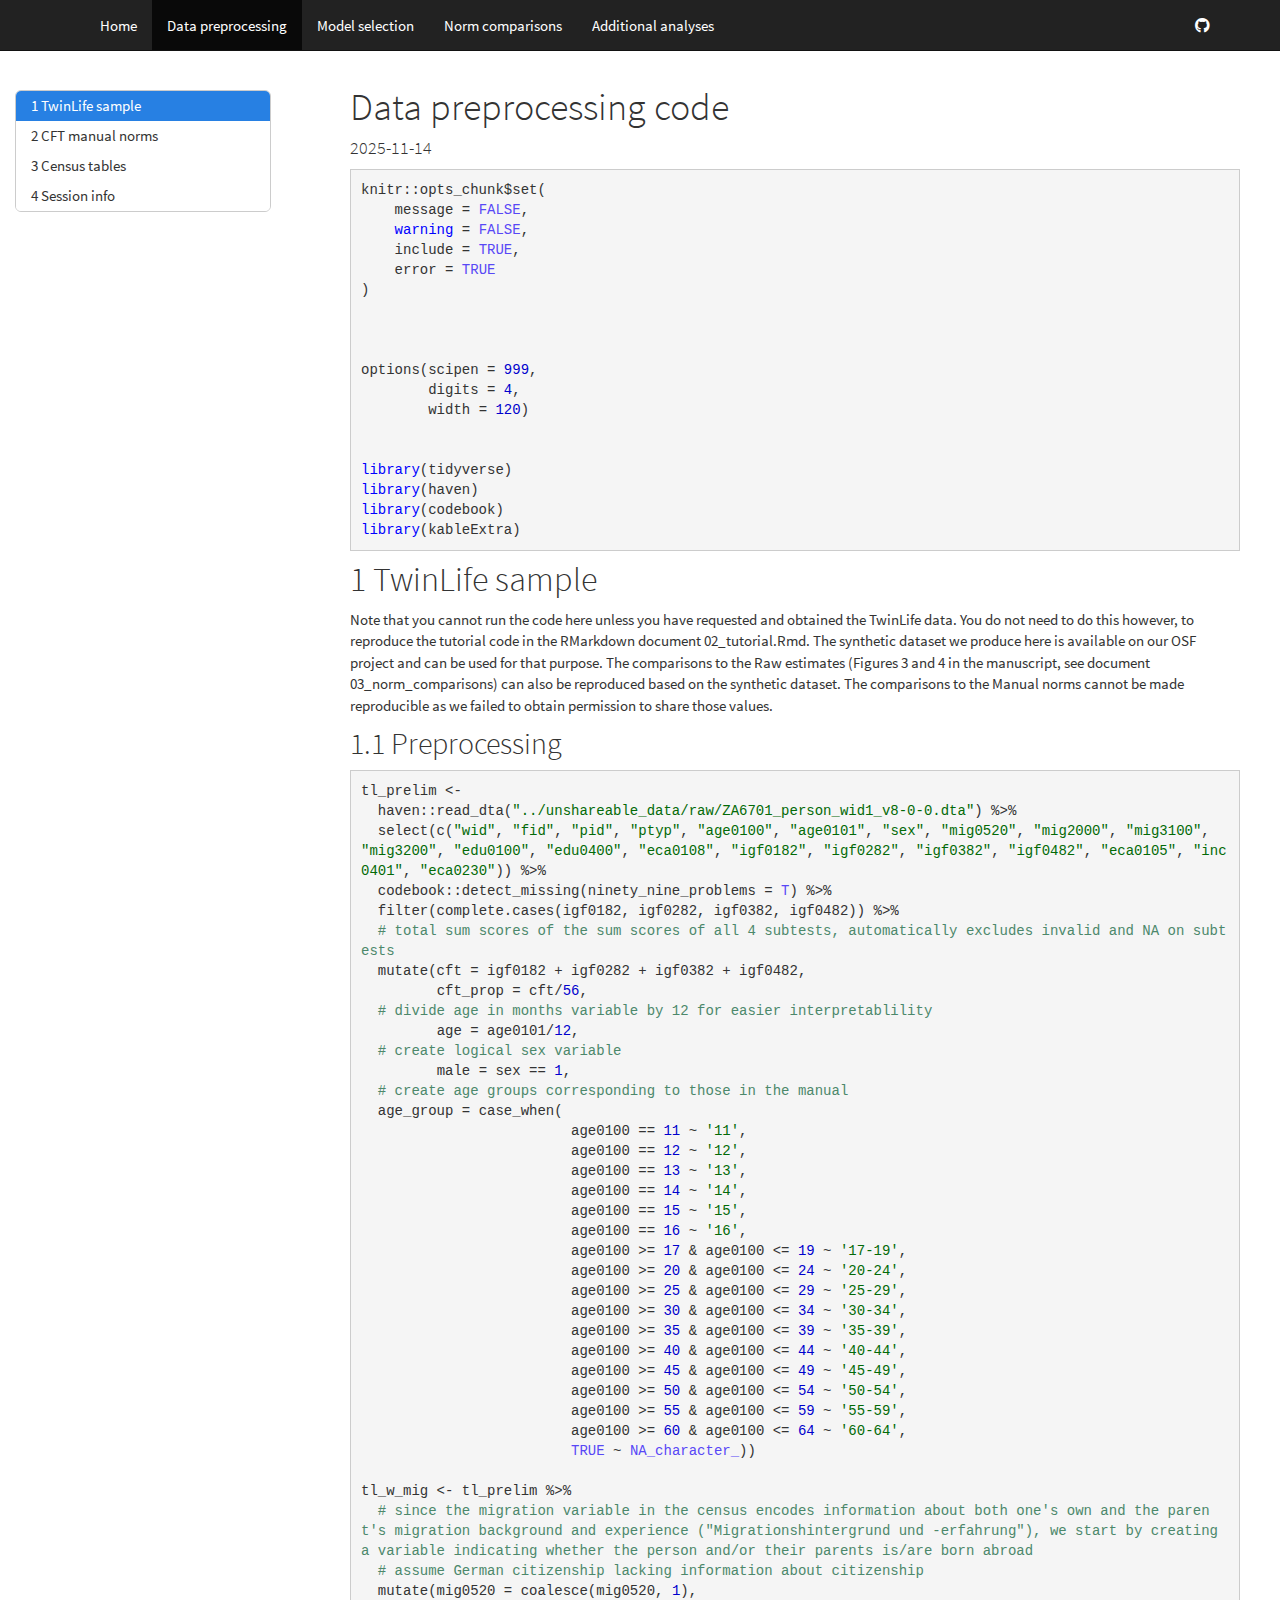
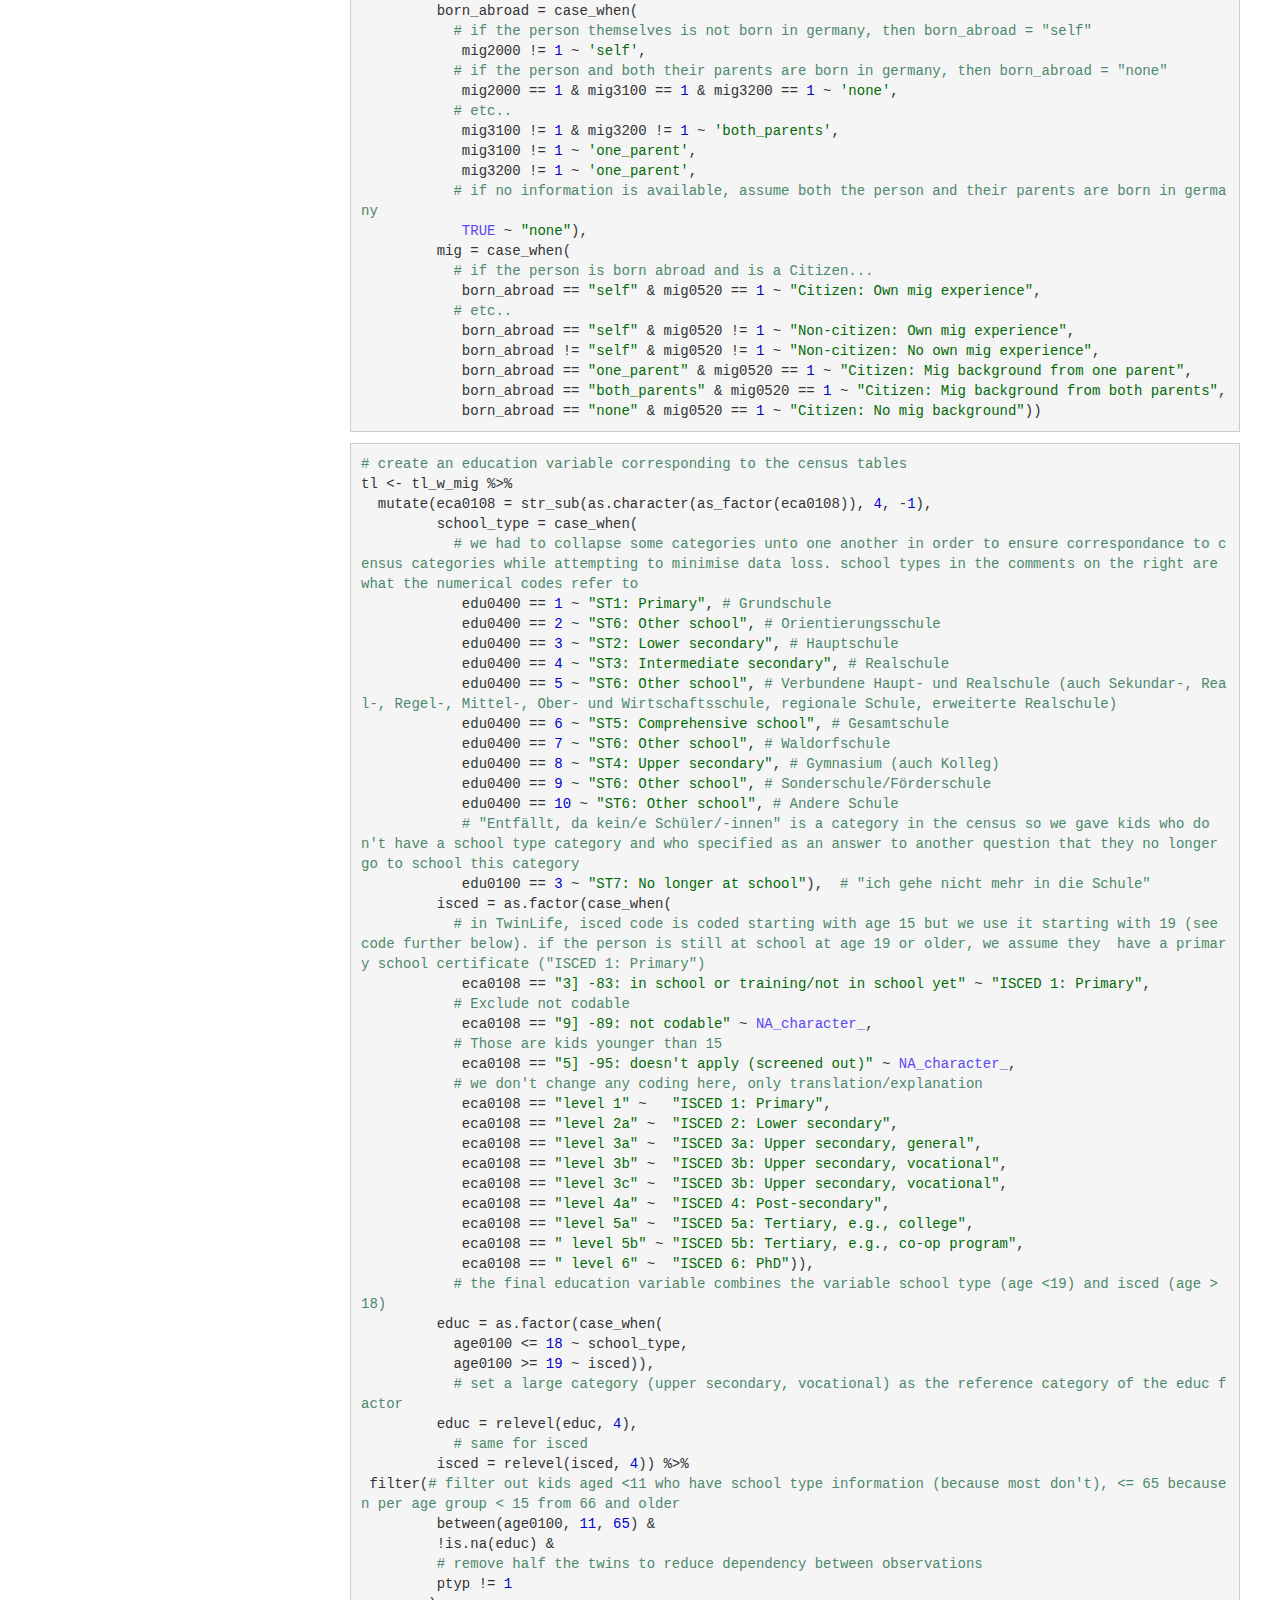
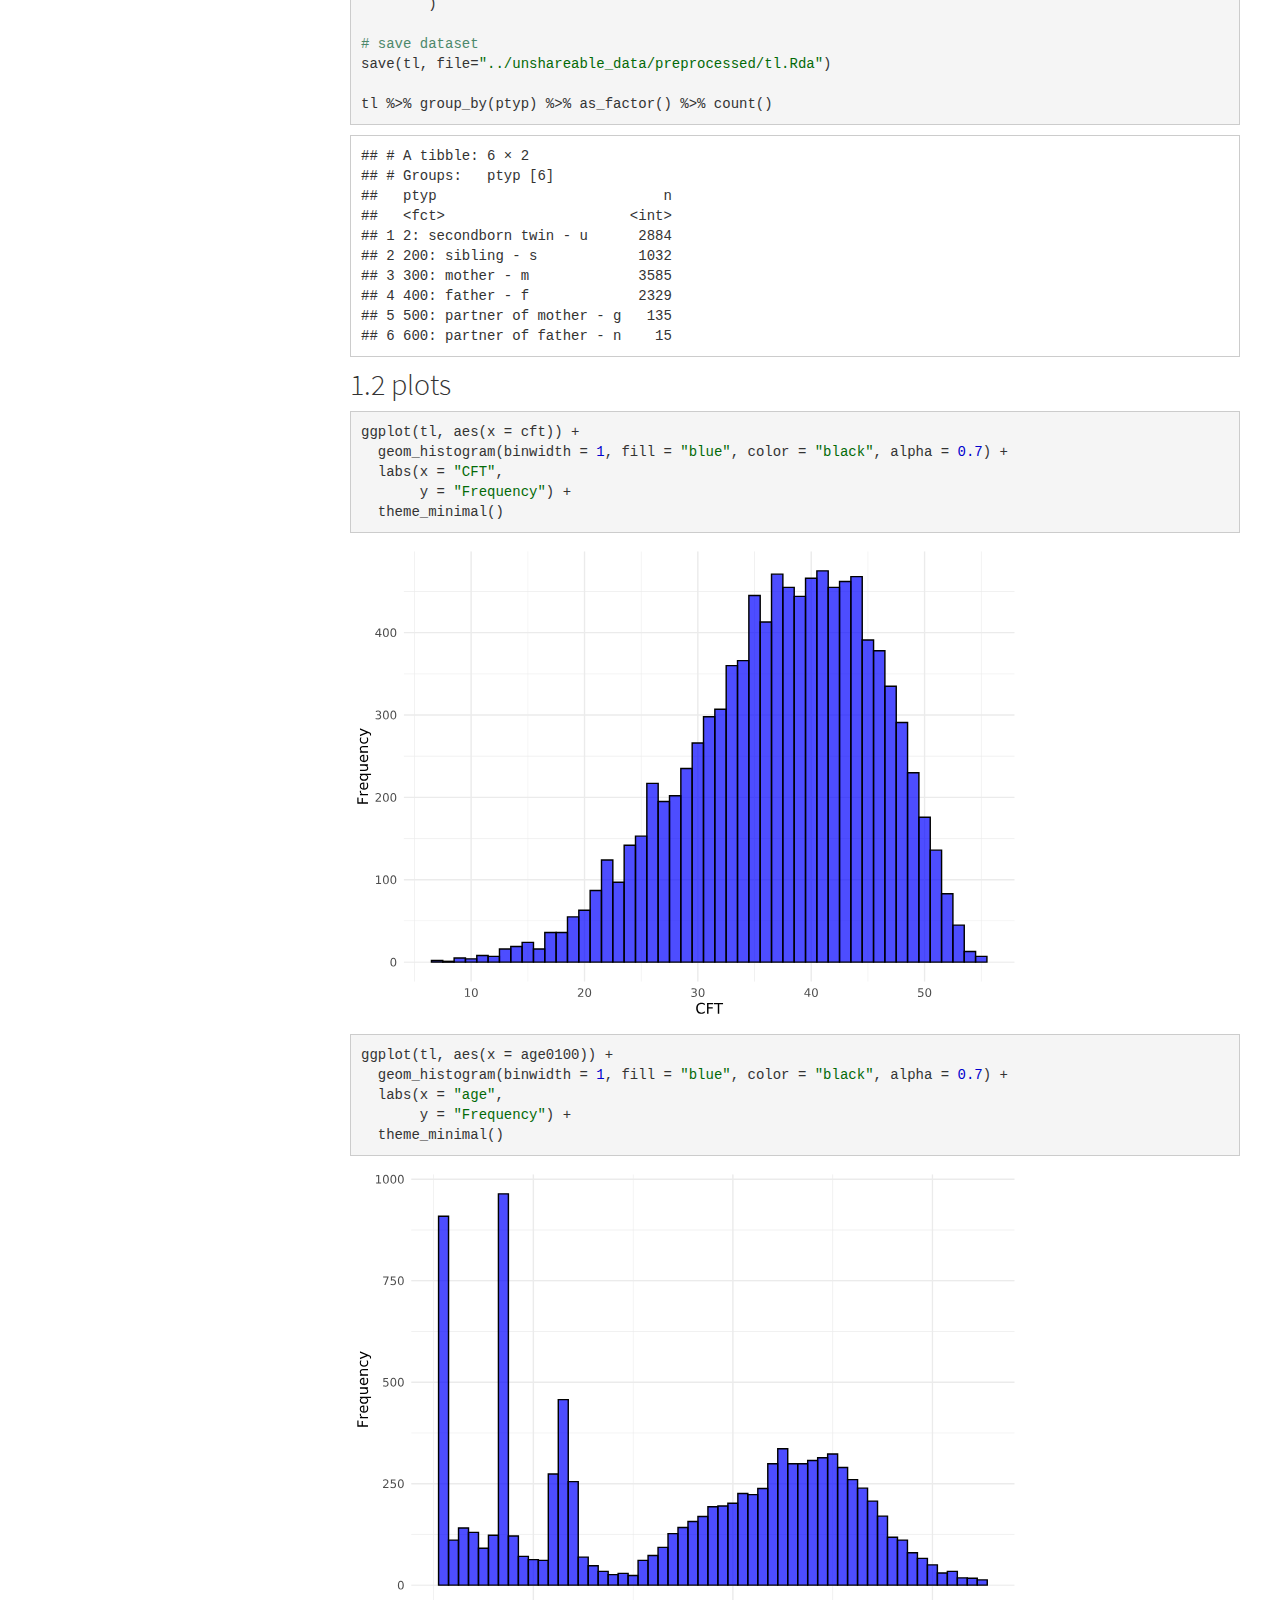
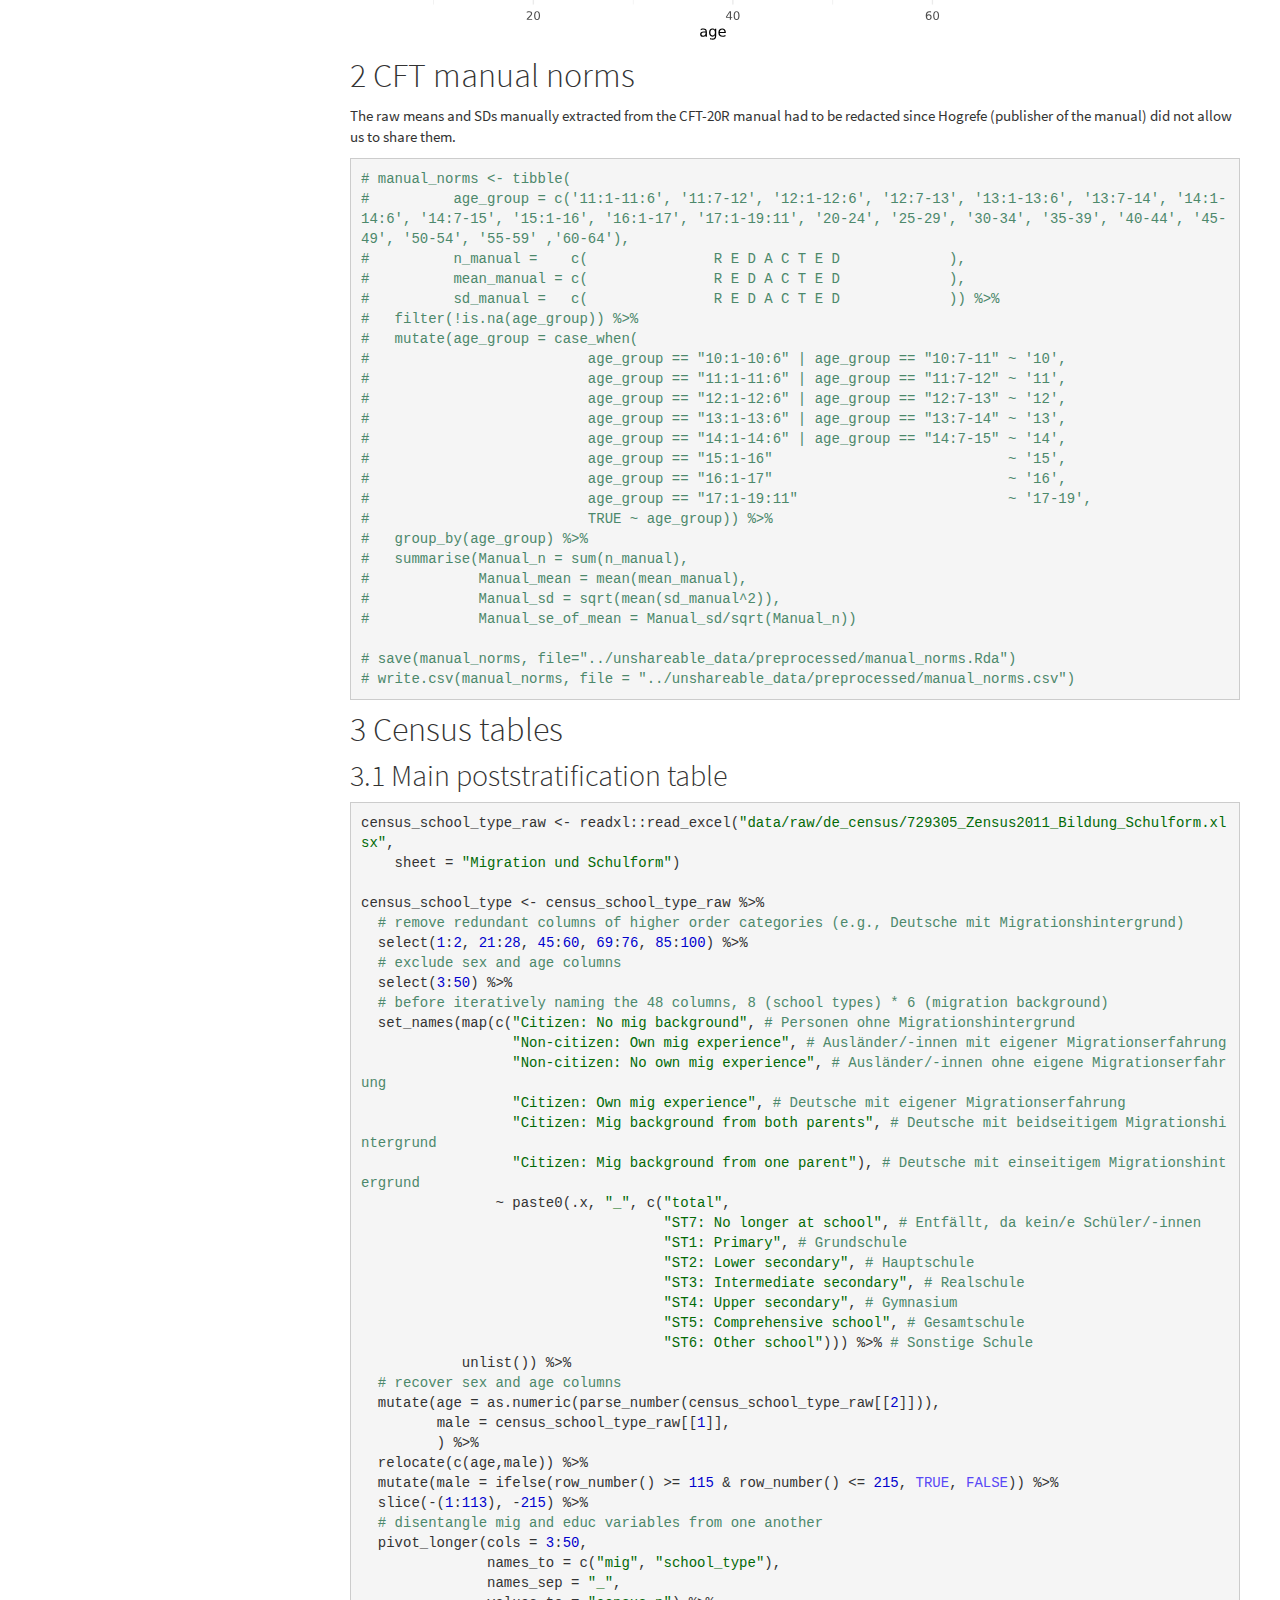
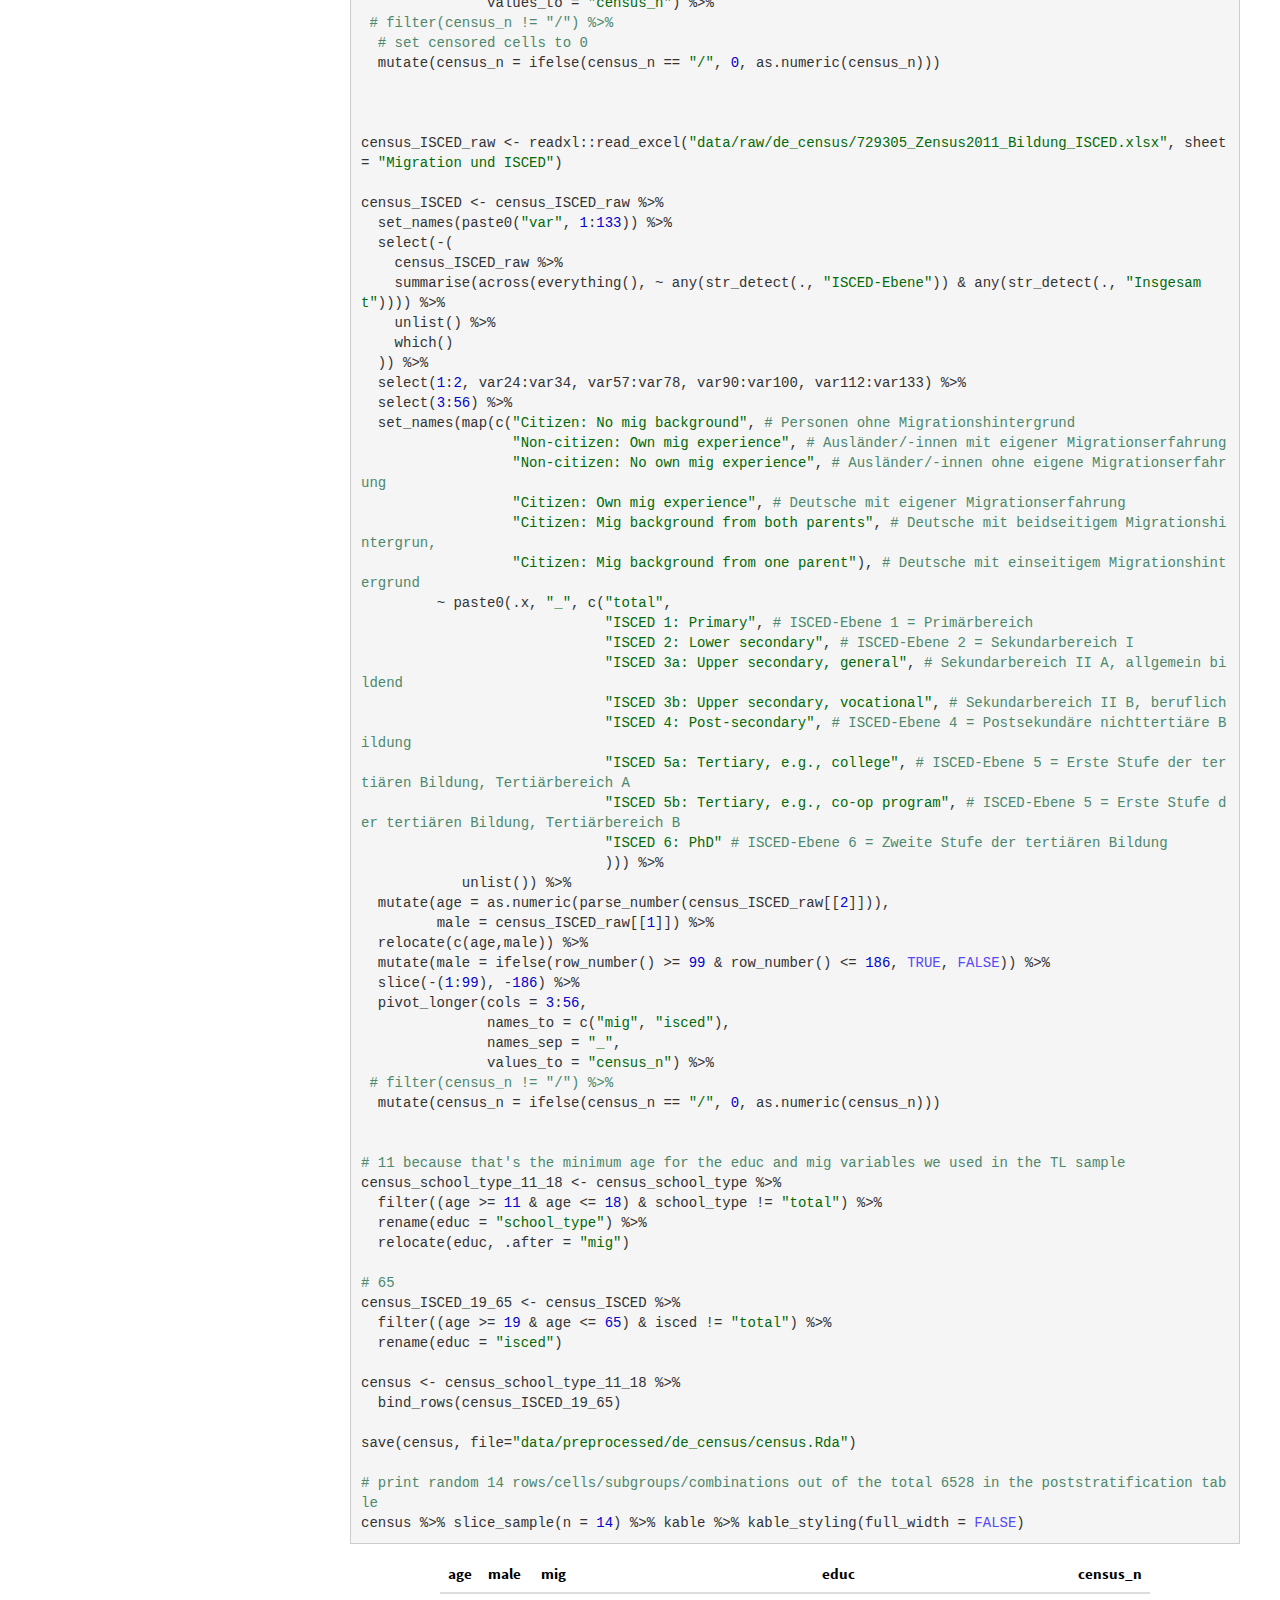
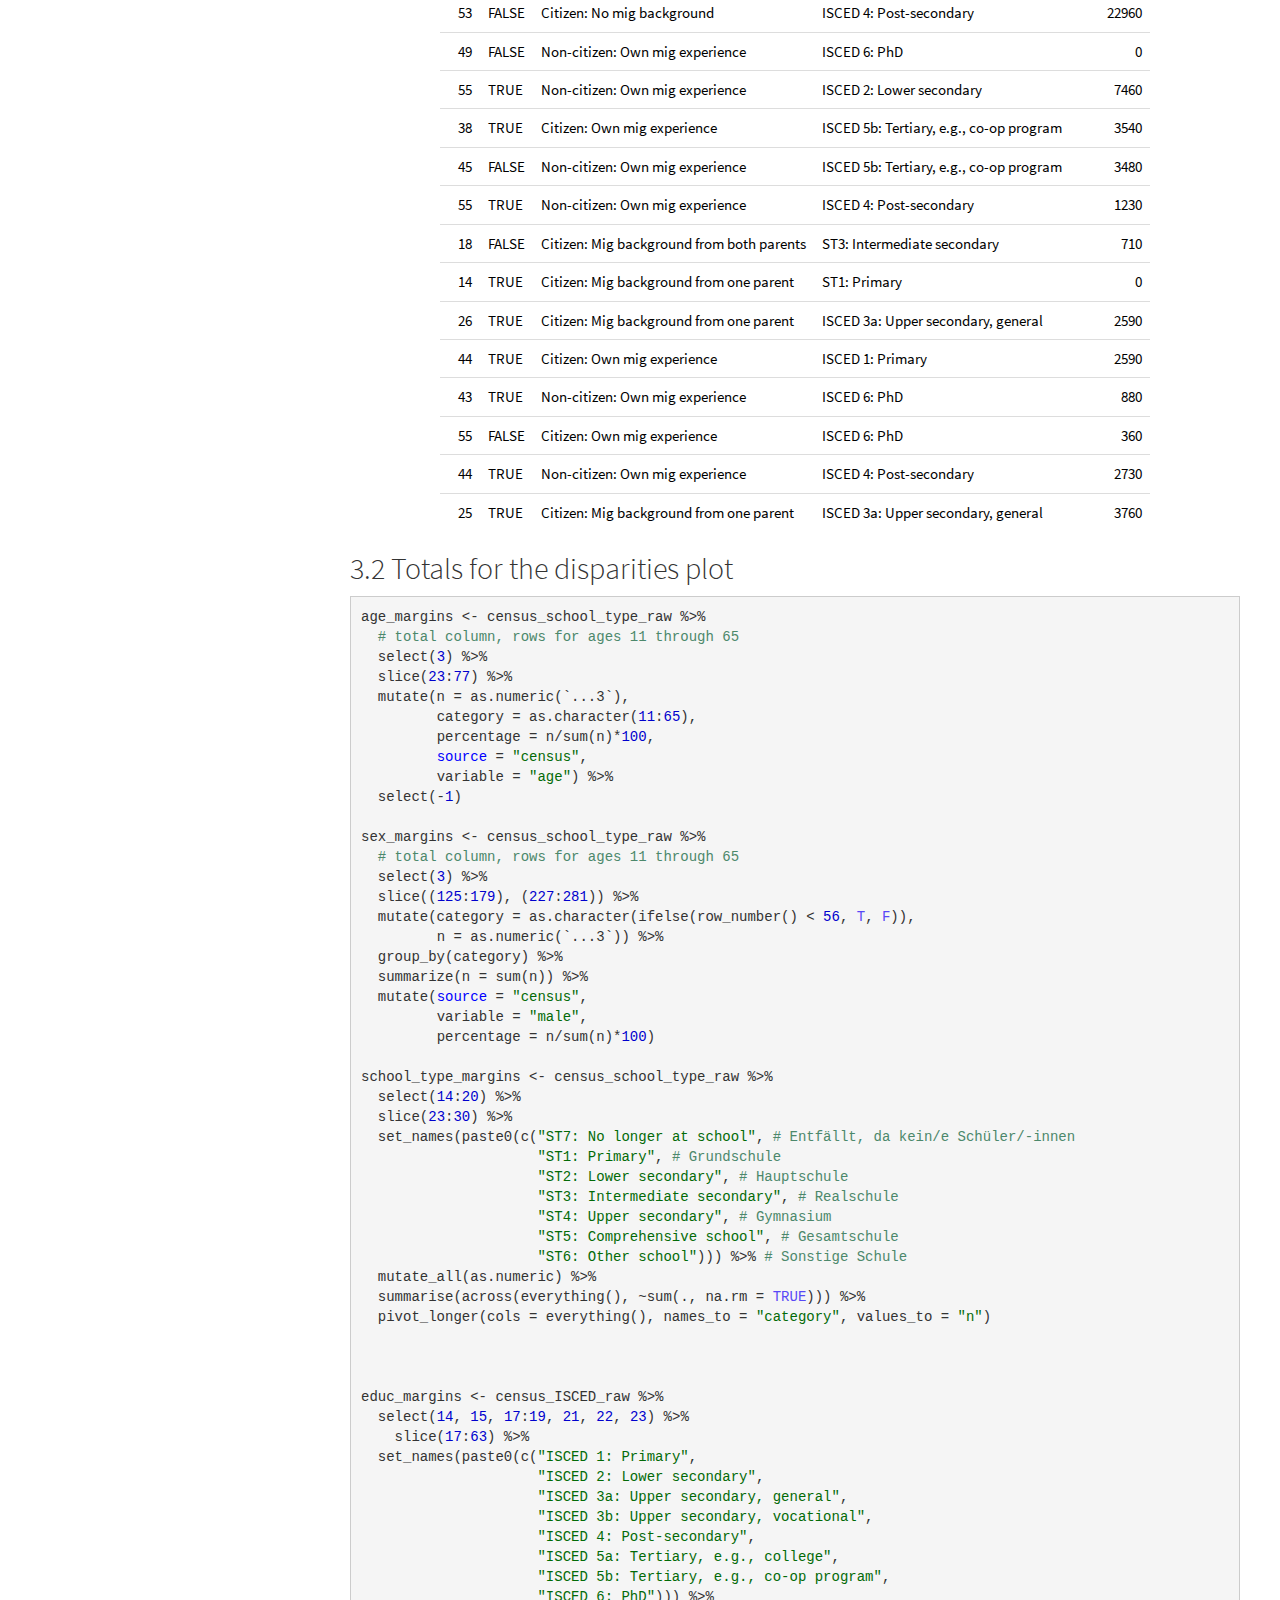
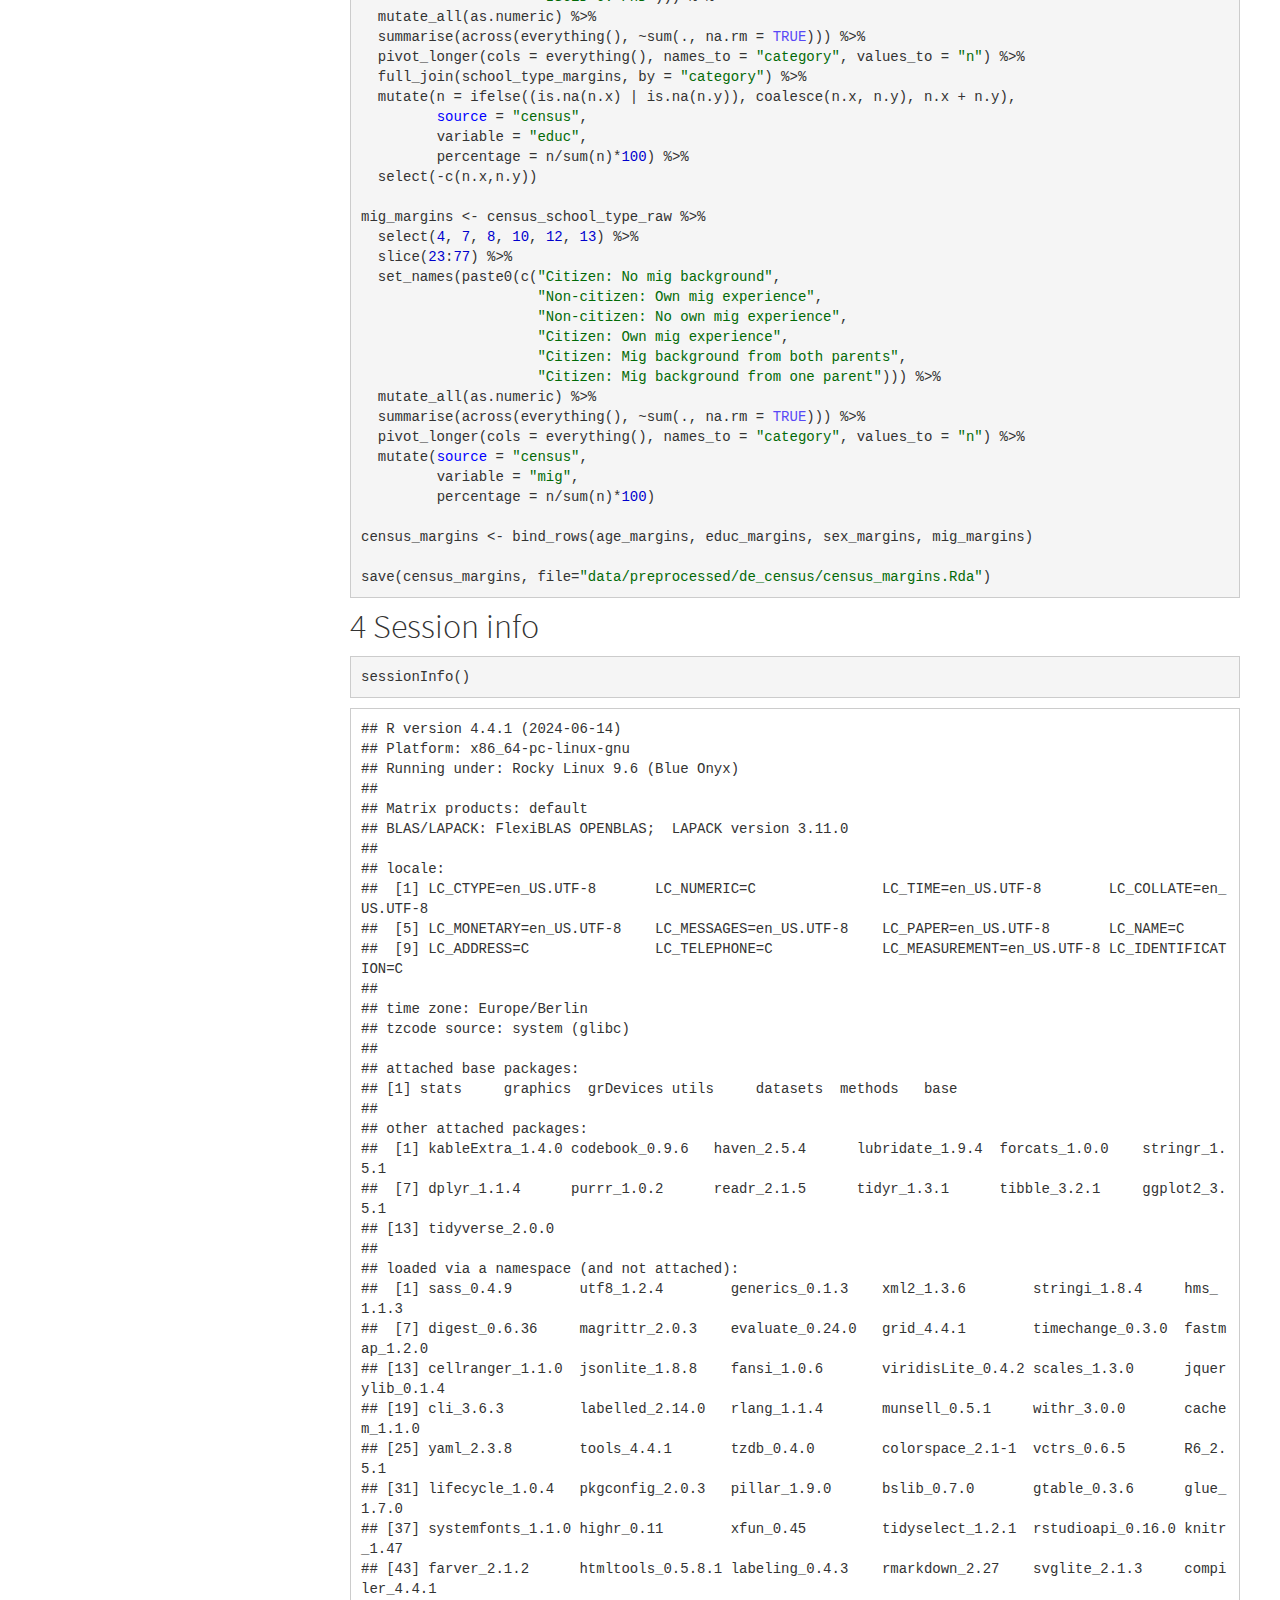
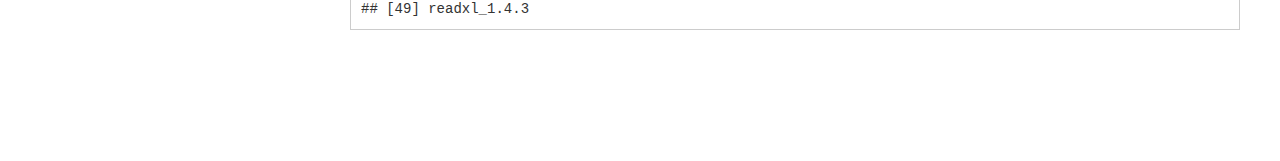
<file: docs/01_data_cleaning.html>
<!DOCTYPE html>

<html>

<head>

<meta charset="utf-8" />
<meta name="generator" content="pandoc" />
<meta http-equiv="X-UA-Compatible" content="IE=EDGE" />



<meta name="date" content="2025-11-14" />

<title>Data preprocessing code</title>

<script src="site_libs/header-attrs-2.27/header-attrs.js"></script>
<script src="site_libs/jquery-3.6.0/jquery-3.6.0.min.js"></script>
<meta name="viewport" content="width=device-width, initial-scale=1" />
<link href="site_libs/bootstrap-3.3.5/css/cosmo.min.css" rel="stylesheet" />
<script src="site_libs/bootstrap-3.3.5/js/bootstrap.min.js"></script>
<script src="site_libs/bootstrap-3.3.5/shim/html5shiv.min.js"></script>
<script src="site_libs/bootstrap-3.3.5/shim/respond.min.js"></script>
<style>h1 {font-size: 34px;}
       h1.title {font-size: 38px;}
       h2 {font-size: 30px;}
       h3 {font-size: 24px;}
       h4 {font-size: 18px;}
       h5 {font-size: 16px;}
       h6 {font-size: 12px;}
       code {color: inherit; background-color: rgba(0, 0, 0, 0.04);}
       pre:not([class]) { background-color: white }</style>
<script src="site_libs/jqueryui-1.13.2/jquery-ui.min.js"></script>
<link href="site_libs/tocify-1.9.1/jquery.tocify.css" rel="stylesheet" />
<script src="site_libs/tocify-1.9.1/jquery.tocify.js"></script>
<script src="site_libs/navigation-1.1/tabsets.js"></script>
<link href="site_libs/highlightjs-9.12.0/textmate.css" rel="stylesheet" />
<script src="site_libs/highlightjs-9.12.0/highlight.js"></script>
<script src="site_libs/kePrint-0.0.1/kePrint.js"></script>
<link href="site_libs/lightable-0.0.1/lightable.css" rel="stylesheet" />
<link href="site_libs/font-awesome-6.4.2/css/all.min.css" rel="stylesheet" />
<link href="site_libs/font-awesome-6.4.2/css/v4-shims.min.css" rel="stylesheet" />

<style type="text/css">
  code{white-space: pre-wrap;}
  span.smallcaps{font-variant: small-caps;}
  span.underline{text-decoration: underline;}
  div.column{display: inline-block; vertical-align: top; width: 50%;}
  div.hanging-indent{margin-left: 1.5em; text-indent: -1.5em;}
  ul.task-list{list-style: none;}
    </style>

<style type="text/css">code{white-space: pre;}</style>
<script type="text/javascript">
if (window.hljs) {
  hljs.configure({languages: []});
  hljs.initHighlightingOnLoad();
  if (document.readyState && document.readyState === "complete") {
    window.setTimeout(function() { hljs.initHighlighting(); }, 0);
  }
}
</script>









<style type = "text/css">
.main-container {
  max-width: 940px;
  margin-left: auto;
  margin-right: auto;
}
img {
  max-width:100%;
}
.tabbed-pane {
  padding-top: 12px;
}
.html-widget {
  margin-bottom: 20px;
}
button.code-folding-btn:focus {
  outline: none;
}
summary {
  display: list-item;
}
details > summary > p:only-child {
  display: inline;
}
pre code {
  padding: 0;
}
</style>


<style type="text/css">
.dropdown-submenu {
  position: relative;
}
.dropdown-submenu>.dropdown-menu {
  top: 0;
  left: 100%;
  margin-top: -6px;
  margin-left: -1px;
  border-radius: 0 6px 6px 6px;
}
.dropdown-submenu:hover>.dropdown-menu {
  display: block;
}
.dropdown-submenu>a:after {
  display: block;
  content: " ";
  float: right;
  width: 0;
  height: 0;
  border-color: transparent;
  border-style: solid;
  border-width: 5px 0 5px 5px;
  border-left-color: #cccccc;
  margin-top: 5px;
  margin-right: -10px;
}
.dropdown-submenu:hover>a:after {
  border-left-color: #adb5bd;
}
.dropdown-submenu.pull-left {
  float: none;
}
.dropdown-submenu.pull-left>.dropdown-menu {
  left: -100%;
  margin-left: 10px;
  border-radius: 6px 0 6px 6px;
}
</style>

<script type="text/javascript">
// manage active state of menu based on current page
$(document).ready(function () {
  // active menu anchor
  href = window.location.pathname
  href = href.substr(href.lastIndexOf('/') + 1)
  if (href === "")
    href = "index.html";
  var menuAnchor = $('a[href="' + href + '"]');

  // mark the anchor link active (and if it's in a dropdown, also mark that active)
  var dropdown = menuAnchor.closest('li.dropdown');
  if (window.bootstrap) { // Bootstrap 4+
    menuAnchor.addClass('active');
    dropdown.find('> .dropdown-toggle').addClass('active');
  } else { // Bootstrap 3
    menuAnchor.parent().addClass('active');
    dropdown.addClass('active');
  }

  // Navbar adjustments
  var navHeight = $(".navbar").first().height() + 15;
  var style = document.createElement('style');
  var pt = "padding-top: " + navHeight + "px; ";
  var mt = "margin-top: -" + navHeight + "px; ";
  var css = "";
  // offset scroll position for anchor links (for fixed navbar)
  for (var i = 1; i <= 6; i++) {
    css += ".section h" + i + "{ " + pt + mt + "}\n";
  }
  style.innerHTML = "body {" + pt + "padding-bottom: 40px; }\n" + css;
  document.head.appendChild(style);
});
</script>

<!-- tabsets -->

<style type="text/css">
.tabset-dropdown > .nav-tabs {
  display: inline-table;
  max-height: 500px;
  min-height: 44px;
  overflow-y: auto;
  border: 1px solid #ddd;
  border-radius: 4px;
}

.tabset-dropdown > .nav-tabs > li.active:before, .tabset-dropdown > .nav-tabs.nav-tabs-open:before {
  content: "\e259";
  font-family: 'Glyphicons Halflings';
  display: inline-block;
  padding: 10px;
  border-right: 1px solid #ddd;
}

.tabset-dropdown > .nav-tabs.nav-tabs-open > li.active:before {
  content: "\e258";
  font-family: 'Glyphicons Halflings';
  border: none;
}

.tabset-dropdown > .nav-tabs > li.active {
  display: block;
}

.tabset-dropdown > .nav-tabs > li > a,
.tabset-dropdown > .nav-tabs > li > a:focus,
.tabset-dropdown > .nav-tabs > li > a:hover {
  border: none;
  display: inline-block;
  border-radius: 4px;
  background-color: transparent;
}

.tabset-dropdown > .nav-tabs.nav-tabs-open > li {
  display: block;
  float: none;
}

.tabset-dropdown > .nav-tabs > li {
  display: none;
}
</style>

<!-- code folding -->



<style type="text/css">

#TOC {
  margin: 25px 0px 20px 0px;
}
@media (max-width: 768px) {
#TOC {
  position: relative;
  width: 100%;
}
}

@media print {
.toc-content {
  /* see https://github.com/w3c/csswg-drafts/issues/4434 */
  float: right;
}
}

.toc-content {
  padding-left: 30px;
  padding-right: 40px;
}

div.main-container {
  max-width: 1200px;
}

div.tocify {
  width: 20%;
  max-width: 260px;
  max-height: 85%;
}

@media (min-width: 768px) and (max-width: 991px) {
  div.tocify {
    width: 25%;
  }
}

@media (max-width: 767px) {
  div.tocify {
    width: 100%;
    max-width: none;
  }
}

.tocify ul, .tocify li {
  line-height: 20px;
}

.tocify-subheader .tocify-item {
  font-size: 0.90em;
}

.tocify .list-group-item {
  border-radius: 0px;
}


</style>



</head>

<body>


<div class="container-fluid main-container">


<!-- setup 3col/9col grid for toc_float and main content  -->
<div class="row">
<div class="col-xs-12 col-sm-4 col-md-3">
<div id="TOC" class="tocify">
</div>
</div>

<div class="toc-content col-xs-12 col-sm-8 col-md-9">




<div class="navbar navbar-default  navbar-fixed-top" role="navigation">
  <div class="container">
    <div class="navbar-header">
      <button type="button" class="navbar-toggle collapsed" data-toggle="collapse" data-bs-toggle="collapse" data-target="#navbar" data-bs-target="#navbar">
        <span class="icon-bar"></span>
        <span class="icon-bar"></span>
        <span class="icon-bar"></span>
      </button>
      <a class="navbar-brand" href="index.html"></a>
    </div>
    <div id="navbar" class="navbar-collapse collapse">
      <ul class="nav navbar-nav">
        <li>
  <a href="index.html">Home</a>
</li>
<li>
  <a href="01_data_cleaning.html">Data preprocessing</a>
</li>
<li>
  <a href="02_model_selection.html">Model selection</a>
</li>
<li>
  <a href="03_norm_comparisons.html">Norm comparisons</a>
</li>
<li>
  <a href="04_supplements.html">Additional analyses</a>
</li>
      </ul>
      <ul class="nav navbar-nav navbar-right">
        <li>
  <a href="https://github.com/TaymAlsalti/MRP_Norming">
    <span class="fa fa-github"></span>
     
    
  </a>
</li>
      </ul>
    </div><!--/.nav-collapse -->
  </div><!--/.container -->
</div><!--/.navbar -->

<div id="header">



<h1 class="title toc-ignore">Data preprocessing code</h1>
<h4 class="date">2025-11-14</h4>

</div>


<style>
.main-container {
  max-width: 1400px !important;  /* Adjust the width as needed */
}

pre, code {
  white-space: pre-wrap;  /* Ensures that long lines wrap */
  word-wrap: break-word;  /* Breaks long words if necessary */
}

pre {
  max-width: 100% !important;
  width: 100% !important;
  overflow-x: auto !important; /* Add horizontal scrollbar if content overflows */
  white-space: pre-line !important; /* Convert line breaks to spaces */
  word-wrap: break-word !important; /* Break long words if necessary */
  word-break: break-all !important; /* Break words to fit the container */
  font-size: 14px !important; /* Adjust font size if needed */
}

</style>
<pre class="r"><code>knitr::opts_chunk$set(
    message = FALSE,
    warning = FALSE,
    include = TRUE,
    error = TRUE
)



options(scipen = 999,
        digits = 4,
        width = 120)


library(tidyverse)
library(haven)
library(codebook)
library(kableExtra)</code></pre>
<div id="twinlife-sample" class="section level1" number="1">
<h1><span class="header-section-number">1</span> TwinLife sample</h1>
<p>Note that you cannot run the code here unless you have requested and
obtained the TwinLife data. You do not need to do this however, to
reproduce the tutorial code in the RMarkdown document 02_tutorial.Rmd.
The synthetic dataset we produce here is available on our OSF project
and can be used for that purpose. The comparisons to the Raw estimates
(Figures 3 and 4 in the manuscript, see document 03_norm_comparisons)
can also be reproduced based on the synthetic dataset. The comparisons
to the Manual norms cannot be made reproducible as we failed to obtain
permission to share those values.</p>
<div id="preprocessing" class="section level2" number="1.1">
<h2><span class="header-section-number">1.1</span> Preprocessing</h2>
<pre class="r"><code>tl_prelim &lt;- 
  haven::read_dta(&quot;../unshareable_data/raw/ZA6701_person_wid1_v8-0-0.dta&quot;) %&gt;% 
  select(c(&quot;wid&quot;, &quot;fid&quot;, &quot;pid&quot;, &quot;ptyp&quot;, &quot;age0100&quot;, &quot;age0101&quot;, &quot;sex&quot;, &quot;mig0520&quot;, &quot;mig2000&quot;, &quot;mig3100&quot;, &quot;mig3200&quot;, &quot;edu0100&quot;, &quot;edu0400&quot;, &quot;eca0108&quot;, &quot;igf0182&quot;, &quot;igf0282&quot;, &quot;igf0382&quot;, &quot;igf0482&quot;, &quot;eca0105&quot;, &quot;inc0401&quot;, &quot;eca0230&quot;)) %&gt;%
  codebook::detect_missing(ninety_nine_problems = T) %&gt;%
  filter(complete.cases(igf0182, igf0282, igf0382, igf0482)) %&gt;%
  # total sum scores of the sum scores of all 4 subtests, automatically excludes invalid and NA on subtests
  mutate(cft = igf0182 + igf0282 + igf0382 + igf0482,
         cft_prop = cft/56,
  # divide age in months variable by 12 for easier interpretablility
         age = age0101/12,
  # create logical sex variable
         male = sex == 1, 
  # create age groups corresponding to those in the manual
  age_group = case_when(
                         age0100 == 11 ~ &#39;11&#39;,
                         age0100 == 12 ~ &#39;12&#39;,
                         age0100 == 13 ~ &#39;13&#39;,
                         age0100 == 14 ~ &#39;14&#39;,
                         age0100 == 15 ~ &#39;15&#39;,
                         age0100 == 16 ~ &#39;16&#39;,
                         age0100 &gt;= 17 &amp; age0100 &lt;= 19 ~ &#39;17-19&#39;,
                         age0100 &gt;= 20 &amp; age0100 &lt;= 24 ~ &#39;20-24&#39;,
                         age0100 &gt;= 25 &amp; age0100 &lt;= 29 ~ &#39;25-29&#39;,
                         age0100 &gt;= 30 &amp; age0100 &lt;= 34 ~ &#39;30-34&#39;,
                         age0100 &gt;= 35 &amp; age0100 &lt;= 39 ~ &#39;35-39&#39;,
                         age0100 &gt;= 40 &amp; age0100 &lt;= 44 ~ &#39;40-44&#39;,
                         age0100 &gt;= 45 &amp; age0100 &lt;= 49 ~ &#39;45-49&#39;,
                         age0100 &gt;= 50 &amp; age0100 &lt;= 54 ~ &#39;50-54&#39;,
                         age0100 &gt;= 55 &amp; age0100 &lt;= 59 ~ &#39;55-59&#39;,
                         age0100 &gt;= 60 &amp; age0100 &lt;= 64 ~ &#39;60-64&#39;,
                         TRUE ~ NA_character_)) 

tl_w_mig &lt;- tl_prelim %&gt;%
  # since the migration variable in the census encodes information about both one&#39;s own and the parent&#39;s migration background and experience (&quot;Migrationshintergrund und -erfahrung&quot;), we start by creating a variable indicating whether the person and/or their parents is/are born abroad
  # assume German citizenship lacking information about citizenship
  mutate(mig0520 = coalesce(mig0520, 1), 
         born_abroad = case_when(
           # if the person themselves is not born in germany, then born_abroad = &quot;self&quot;
            mig2000 != 1 ~ &#39;self&#39;,
           # if the person and both their parents are born in germany, then born_abroad = &quot;none&quot;
            mig2000 == 1 &amp; mig3100 == 1 &amp; mig3200 == 1 ~ &#39;none&#39;,
           # etc..
            mig3100 != 1 &amp; mig3200 != 1 ~ &#39;both_parents&#39;,
            mig3100 != 1 ~ &#39;one_parent&#39;,
            mig3200 != 1 ~ &#39;one_parent&#39;,
           # if no information is available, assume both the person and their parents are born in germany
            TRUE ~ &quot;none&quot;), 
         mig = case_when(
           # if the person is born abroad and is a Citizen... 
            born_abroad == &quot;self&quot; &amp; mig0520 == 1 ~ &quot;Citizen: Own mig experience&quot;,
           # etc..
            born_abroad == &quot;self&quot; &amp; mig0520 != 1 ~ &quot;Non-citizen: Own mig experience&quot;,
            born_abroad != &quot;self&quot; &amp; mig0520 != 1 ~ &quot;Non-citizen: No own mig experience&quot;,
            born_abroad == &quot;one_parent&quot; &amp; mig0520 == 1 ~ &quot;Citizen: Mig background from one parent&quot;,
            born_abroad == &quot;both_parents&quot; &amp; mig0520 == 1 ~ &quot;Citizen: Mig background from both parents&quot;,
            born_abroad == &quot;none&quot; &amp; mig0520 == 1 ~ &quot;Citizen: No mig background&quot;)) </code></pre>
<pre class="r"><code># create an education variable corresponding to the census tables
tl &lt;- tl_w_mig %&gt;% 
  mutate(eca0108 = str_sub(as.character(as_factor(eca0108)), 4, -1),
         school_type = case_when(
           # we had to collapse some categories unto one another in order to ensure correspondance to census categories while attempting to minimise data loss. school types in the comments on the right are what the numerical codes refer to
            edu0400 == 1 ~ &quot;ST1: Primary&quot;, # Grundschule
            edu0400 == 2 ~ &quot;ST6: Other school&quot;, # Orientierungsschule
            edu0400 == 3 ~ &quot;ST2: Lower secondary&quot;, # Hauptschule
            edu0400 == 4 ~ &quot;ST3: Intermediate secondary&quot;, # Realschule
            edu0400 == 5 ~ &quot;ST6: Other school&quot;, # Verbundene Haupt- und Realschule (auch Sekundar-, Real-, Regel-, Mittel-, Ober- und Wirtschaftsschule, regionale Schule, erweiterte Realschule)
            edu0400 == 6 ~ &quot;ST5: Comprehensive school&quot;, # Gesamtschule
            edu0400 == 7 ~ &quot;ST6: Other school&quot;, # Waldorfschule
            edu0400 == 8 ~ &quot;ST4: Upper secondary&quot;, # Gymnasium (auch Kolleg)
            edu0400 == 9 ~ &quot;ST6: Other school&quot;, # Sonderschule/Förderschule
            edu0400 == 10 ~ &quot;ST6: Other school&quot;, # Andere Schule
            # &quot;Entfällt, da kein/e Schüler/-innen&quot; is a category in the census so we gave kids who don&#39;t have a school type category and who specified as an answer to another question that they no longer go to school this category
            edu0100 == 3 ~ &quot;ST7: No longer at school&quot;),  # &quot;ich gehe nicht mehr in die Schule&quot;
         isced = as.factor(case_when(
           # in TwinLife, isced code is coded starting with age 15 but we use it starting with 19 (see code further below). if the person is still at school at age 19 or older, we assume they  have a primary school certificate (&quot;ISCED 1: Primary&quot;)
            eca0108 == &quot;3] -83: in school or training/not in school yet&quot; ~ &quot;ISCED 1: Primary&quot;,
           # Exclude not codable 
            eca0108 == &quot;9] -89: not codable&quot; ~ NA_character_,
           # Those are kids younger than 15
            eca0108 == &quot;5] -95: doesn&#39;t apply (screened out)&quot; ~ NA_character_,
           # we don&#39;t change any coding here, only translation/explanation
            eca0108 == &quot;level 1&quot; ~   &quot;ISCED 1: Primary&quot;,
            eca0108 == &quot;level 2a&quot; ~  &quot;ISCED 2: Lower secondary&quot;,
            eca0108 == &quot;level 3a&quot; ~  &quot;ISCED 3a: Upper secondary, general&quot;,
            eca0108 == &quot;level 3b&quot; ~  &quot;ISCED 3b: Upper secondary, vocational&quot;,
            eca0108 == &quot;level 3c&quot; ~  &quot;ISCED 3b: Upper secondary, vocational&quot;,
            eca0108 == &quot;level 4a&quot; ~  &quot;ISCED 4: Post-secondary&quot;,
            eca0108 == &quot;level 5a&quot; ~  &quot;ISCED 5a: Tertiary, e.g., college&quot;,
            eca0108 == &quot; level 5b&quot; ~ &quot;ISCED 5b: Tertiary, e.g., co-op program&quot;,
            eca0108 == &quot; level 6&quot; ~  &quot;ISCED 6: PhD&quot;)),
           # the final education variable combines the variable school type (age &lt;19) and isced (age &gt; 18)
         educ = as.factor(case_when(
           age0100 &lt;= 18 ~ school_type, 
           age0100 &gt;= 19 ~ isced)),
           # set a large category (upper secondary, vocational) as the reference category of the educ factor
         educ = relevel(educ, 4),
           # same for isced
         isced = relevel(isced, 4)) %&gt;%
 filter(# filter out kids aged &lt;11 who have school type information (because most don&#39;t), &lt;= 65 because n per age group &lt; 15 from 66 and older
         between(age0100, 11, 65) &amp;
         !is.na(educ) &amp;
         # remove half the twins to reduce dependency between observations
         ptyp != 1
        )

# save dataset
save(tl, file=&quot;../unshareable_data/preprocessed/tl.Rda&quot;)

tl %&gt;% group_by(ptyp) %&gt;% as_factor() %&gt;% count()</code></pre>
<pre><code>## # A tibble: 6 × 2
## # Groups:   ptyp [6]
##   ptyp                           n
##   &lt;fct&gt;                      &lt;int&gt;
## 1 2: secondborn twin - u      2884
## 2 200: sibling - s            1032
## 3 300: mother - m             3585
## 4 400: father - f             2329
## 5 500: partner of mother - g   135
## 6 600: partner of father - n    15</code></pre>
</div>
<div id="plots" class="section level2" number="1.2">
<h2><span class="header-section-number">1.2</span> plots</h2>
<pre class="r"><code>ggplot(tl, aes(x = cft)) +
  geom_histogram(binwidth = 1, fill = &quot;blue&quot;, color = &quot;black&quot;, alpha = 0.7) +
  labs(x = &quot;CFT&quot;,
       y = &quot;Frequency&quot;) +
  theme_minimal()</code></pre>
<p><img src="01_data_cleaning_files/figure-html/cft%20plot-1.svg" width="672" /></p>
<pre class="r"><code>ggplot(tl, aes(x = age0100)) +
  geom_histogram(binwidth = 1, fill = &quot;blue&quot;, color = &quot;black&quot;, alpha = 0.7) +
  labs(x = &quot;age&quot;,
       y = &quot;Frequency&quot;) +
  theme_minimal()</code></pre>
<p><img src="01_data_cleaning_files/figure-html/age%20plot-1.svg" width="672" /></p>
</div>
</div>
<div id="cft-manual-norms" class="section level1" number="2">
<h1><span class="header-section-number">2</span> CFT manual norms</h1>
<p>The raw means and SDs manually extracted from the CFT-20R manual had
to be redacted since Hogrefe (publisher of the manual) did not allow us
to share them.</p>
<pre class="r"><code># manual_norms &lt;- tibble(
#          age_group = c(&#39;11:1-11:6&#39;, &#39;11:7-12&#39;, &#39;12:1-12:6&#39;, &#39;12:7-13&#39;, &#39;13:1-13:6&#39;, &#39;13:7-14&#39;, &#39;14:1-14:6&#39;, &#39;14:7-15&#39;, &#39;15:1-16&#39;, &#39;16:1-17&#39;, &#39;17:1-19:11&#39;, &#39;20-24&#39;, &#39;25-29&#39;, &#39;30-34&#39;, &#39;35-39&#39;, &#39;40-44&#39;, &#39;45-49&#39;, &#39;50-54&#39;, &#39;55-59&#39; ,&#39;60-64&#39;),
#          n_manual =    c(               R E D A C T E D             ),
#          mean_manual = c(               R E D A C T E D             ),
#          sd_manual =   c(               R E D A C T E D             )) %&gt;%
#   filter(!is.na(age_group)) %&gt;%
#   mutate(age_group = case_when(
#                          age_group == &quot;10:1-10:6&quot; | age_group == &quot;10:7-11&quot; ~ &#39;10&#39;,
#                          age_group == &quot;11:1-11:6&quot; | age_group == &quot;11:7-12&quot; ~ &#39;11&#39;,
#                          age_group == &quot;12:1-12:6&quot; | age_group == &quot;12:7-13&quot; ~ &#39;12&#39;,
#                          age_group == &quot;13:1-13:6&quot; | age_group == &quot;13:7-14&quot; ~ &#39;13&#39;,
#                          age_group == &quot;14:1-14:6&quot; | age_group == &quot;14:7-15&quot; ~ &#39;14&#39;,
#                          age_group == &quot;15:1-16&quot;                            ~ &#39;15&#39;,
#                          age_group == &quot;16:1-17&quot;                            ~ &#39;16&#39;,
#                          age_group == &quot;17:1-19:11&quot;                         ~ &#39;17-19&#39;,
#                          TRUE ~ age_group)) %&gt;%
#   group_by(age_group) %&gt;%
#   summarise(Manual_n = sum(n_manual),
#             Manual_mean = mean(mean_manual),
#             Manual_sd = sqrt(mean(sd_manual^2)),
#             Manual_se_of_mean = Manual_sd/sqrt(Manual_n))

# save(manual_norms, file=&quot;../unshareable_data/preprocessed/manual_norms.Rda&quot;)
# write.csv(manual_norms, file = &quot;../unshareable_data/preprocessed/manual_norms.csv&quot;)</code></pre>
</div>
<div id="census-tables" class="section level1" number="3">
<h1><span class="header-section-number">3</span> Census tables</h1>
<div id="main-poststratification-table" class="section level2"
number="3.1">
<h2><span class="header-section-number">3.1</span> Main
poststratification table</h2>
<pre class="r"><code>census_school_type_raw &lt;- readxl::read_excel(&quot;data/raw/de_census/729305_Zensus2011_Bildung_Schulform.xlsx&quot;, 
    sheet = &quot;Migration und Schulform&quot;) 

census_school_type &lt;- census_school_type_raw %&gt;% 
  # remove redundant columns of higher order categories (e.g., Deutsche mit Migrationshintergrund)
  select(1:2, 21:28, 45:60, 69:76, 85:100) %&gt;%
  # exclude sex and age columns
  select(3:50) %&gt;%
  # before iteratively naming the 48 columns, 8 (school types) * 6 (migration background) 
  set_names(map(c(&quot;Citizen: No mig background&quot;, # Personen ohne Migrationshintergrund
                  &quot;Non-citizen: Own mig experience&quot;, # Ausländer/-innen mit eigener Migrationserfahrung
                  &quot;Non-citizen: No own mig experience&quot;, # Ausländer/-innen ohne eigene Migrationserfahrung
                  &quot;Citizen: Own mig experience&quot;, # Deutsche mit eigener Migrationserfahrung
                  &quot;Citizen: Mig background from both parents&quot;, # Deutsche mit beidseitigem Migrationshintergrund
                  &quot;Citizen: Mig background from one parent&quot;), # Deutsche mit einseitigem Migrationshintergrund
                ~ paste0(.x, &quot;_&quot;, c(&quot;total&quot;, 
                                    &quot;ST7: No longer at school&quot;, # Entfällt, da kein/e Schüler/-innen
                                    &quot;ST1: Primary&quot;, # Grundschule
                                    &quot;ST2: Lower secondary&quot;, # Hauptschule
                                    &quot;ST3: Intermediate secondary&quot;, # Realschule
                                    &quot;ST4: Upper secondary&quot;, # Gymnasium
                                    &quot;ST5: Comprehensive school&quot;, # Gesamtschule
                                    &quot;ST6: Other school&quot;))) %&gt;% # Sonstige Schule
            unlist()) %&gt;%
  # recover sex and age columns
  mutate(age = as.numeric(parse_number(census_school_type_raw[[2]])),
         male = census_school_type_raw[[1]],
         ) %&gt;% 
  relocate(c(age,male)) %&gt;% 
  mutate(male = ifelse(row_number() &gt;= 115 &amp; row_number() &lt;= 215, TRUE, FALSE)) %&gt;% 
  slice(-(1:113), -215) %&gt;% 
  # disentangle mig and educ variables from one another
  pivot_longer(cols = 3:50,
               names_to = c(&quot;mig&quot;, &quot;school_type&quot;),
               names_sep = &quot;_&quot;,
               values_to = &quot;census_n&quot;) %&gt;%
 # filter(census_n != &quot;/&quot;) %&gt;% 
  # set censored cells to 0
  mutate(census_n = ifelse(census_n == &quot;/&quot;, 0, as.numeric(census_n)))



census_ISCED_raw &lt;- readxl::read_excel(&quot;data/raw/de_census/729305_Zensus2011_Bildung_ISCED.xlsx&quot;, sheet = &quot;Migration und ISCED&quot;)

census_ISCED &lt;- census_ISCED_raw %&gt;% 
  set_names(paste0(&quot;var&quot;, 1:133)) %&gt;% 
  select(-(
    census_ISCED_raw %&gt;% 
    summarise(across(everything(), ~ any(str_detect(., &quot;ISCED-Ebene&quot;)) &amp; any(str_detect(., &quot;Insgesamt&quot;)))) %&gt;% 
    unlist() %&gt;% 
    which()
  )) %&gt;% 
  select(1:2, var24:var34, var57:var78, var90:var100, var112:var133) %&gt;% 
  select(3:56) %&gt;%
  set_names(map(c(&quot;Citizen: No mig background&quot;, # Personen ohne Migrationshintergrund
                  &quot;Non-citizen: Own mig experience&quot;, # Ausländer/-innen mit eigener Migrationserfahrung
                  &quot;Non-citizen: No own mig experience&quot;, # Ausländer/-innen ohne eigene Migrationserfahrung
                  &quot;Citizen: Own mig experience&quot;, # Deutsche mit eigener Migrationserfahrung
                  &quot;Citizen: Mig background from both parents&quot;, # Deutsche mit beidseitigem Migrationshintergrun,
                  &quot;Citizen: Mig background from one parent&quot;), # Deutsche mit einseitigem Migrationshintergrund
         ~ paste0(.x, &quot;_&quot;, c(&quot;total&quot;,
                             &quot;ISCED 1: Primary&quot;, # ISCED-Ebene 1 = Primärbereich
                             &quot;ISCED 2: Lower secondary&quot;, # ISCED-Ebene 2 = Sekundarbereich I
                             &quot;ISCED 3a: Upper secondary, general&quot;, # Sekundarbereich II A, allgemein bildend
                             &quot;ISCED 3b: Upper secondary, vocational&quot;, # Sekundarbereich II B, beruflich
                             &quot;ISCED 4: Post-secondary&quot;, # ISCED-Ebene 4 = Postsekundäre nichttertiäre Bildung
                             &quot;ISCED 5a: Tertiary, e.g., college&quot;, # ISCED-Ebene 5 = Erste Stufe der tertiären Bildung, Tertiärbereich A
                             &quot;ISCED 5b: Tertiary, e.g., co-op program&quot;, # ISCED-Ebene 5 = Erste Stufe der tertiären Bildung, Tertiärbereich B
                             &quot;ISCED 6: PhD&quot; # ISCED-Ebene 6 = Zweite Stufe der tertiären Bildung
                             ))) %&gt;% 
            unlist()) %&gt;% 
  mutate(age = as.numeric(parse_number(census_ISCED_raw[[2]])),
         male = census_ISCED_raw[[1]]) %&gt;% 
  relocate(c(age,male)) %&gt;% 
  mutate(male = ifelse(row_number() &gt;= 99 &amp; row_number() &lt;= 186, TRUE, FALSE)) %&gt;% 
  slice(-(1:99), -186) %&gt;% 
  pivot_longer(cols = 3:56,
               names_to = c(&quot;mig&quot;, &quot;isced&quot;),
               names_sep = &quot;_&quot;,
               values_to = &quot;census_n&quot;) %&gt;%
 # filter(census_n != &quot;/&quot;) %&gt;% 
  mutate(census_n = ifelse(census_n == &quot;/&quot;, 0, as.numeric(census_n)))


# 11 because that&#39;s the minimum age for the educ and mig variables we used in the TL sample
census_school_type_11_18 &lt;- census_school_type %&gt;% 
  filter((age &gt;= 11 &amp; age &lt;= 18) &amp; school_type != &quot;total&quot;) %&gt;% 
  rename(educ = &quot;school_type&quot;) %&gt;% 
  relocate(educ, .after = &quot;mig&quot;)

# 65 
census_ISCED_19_65 &lt;- census_ISCED %&gt;% 
  filter((age &gt;= 19 &amp; age &lt;= 65) &amp; isced != &quot;total&quot;) %&gt;% 
  rename(educ = &quot;isced&quot;)

census &lt;- census_school_type_11_18 %&gt;% 
  bind_rows(census_ISCED_19_65) 

save(census, file=&quot;data/preprocessed/de_census/census.Rda&quot;)

# print random 14 rows/cells/subgroups/combinations out of the total 6528 in the poststratification table
census %&gt;% slice_sample(n = 14) %&gt;% kable %&gt;% kable_styling(full_width = FALSE)</code></pre>
<table class="table" style="color: black; width: auto !important; margin-left: auto; margin-right: auto;">
<thead>
<tr>
<th style="text-align:right;">
age
</th>
<th style="text-align:left;">
male
</th>
<th style="text-align:left;">
mig
</th>
<th style="text-align:left;">
educ
</th>
<th style="text-align:right;">
census_n
</th>
</tr>
</thead>
<tbody>
<tr>
<td style="text-align:right;">
53
</td>
<td style="text-align:left;">
FALSE
</td>
<td style="text-align:left;">
Citizen: No mig background
</td>
<td style="text-align:left;">
ISCED 4: Post-secondary
</td>
<td style="text-align:right;">
22960
</td>
</tr>
<tr>
<td style="text-align:right;">
49
</td>
<td style="text-align:left;">
FALSE
</td>
<td style="text-align:left;">
Non-citizen: Own mig experience
</td>
<td style="text-align:left;">
ISCED 6: PhD
</td>
<td style="text-align:right;">
0
</td>
</tr>
<tr>
<td style="text-align:right;">
55
</td>
<td style="text-align:left;">
TRUE
</td>
<td style="text-align:left;">
Non-citizen: Own mig experience
</td>
<td style="text-align:left;">
ISCED 2: Lower secondary
</td>
<td style="text-align:right;">
7460
</td>
</tr>
<tr>
<td style="text-align:right;">
38
</td>
<td style="text-align:left;">
TRUE
</td>
<td style="text-align:left;">
Citizen: Own mig experience
</td>
<td style="text-align:left;">
ISCED 5b: Tertiary, e.g., co-op program
</td>
<td style="text-align:right;">
3540
</td>
</tr>
<tr>
<td style="text-align:right;">
45
</td>
<td style="text-align:left;">
FALSE
</td>
<td style="text-align:left;">
Non-citizen: Own mig experience
</td>
<td style="text-align:left;">
ISCED 5b: Tertiary, e.g., co-op program
</td>
<td style="text-align:right;">
3480
</td>
</tr>
<tr>
<td style="text-align:right;">
55
</td>
<td style="text-align:left;">
TRUE
</td>
<td style="text-align:left;">
Non-citizen: Own mig experience
</td>
<td style="text-align:left;">
ISCED 4: Post-secondary
</td>
<td style="text-align:right;">
1230
</td>
</tr>
<tr>
<td style="text-align:right;">
18
</td>
<td style="text-align:left;">
FALSE
</td>
<td style="text-align:left;">
Citizen: Mig background from both parents
</td>
<td style="text-align:left;">
ST3: Intermediate secondary
</td>
<td style="text-align:right;">
710
</td>
</tr>
<tr>
<td style="text-align:right;">
14
</td>
<td style="text-align:left;">
TRUE
</td>
<td style="text-align:left;">
Citizen: Mig background from one parent
</td>
<td style="text-align:left;">
ST1: Primary
</td>
<td style="text-align:right;">
0
</td>
</tr>
<tr>
<td style="text-align:right;">
26
</td>
<td style="text-align:left;">
TRUE
</td>
<td style="text-align:left;">
Citizen: Mig background from one parent
</td>
<td style="text-align:left;">
ISCED 3a: Upper secondary, general
</td>
<td style="text-align:right;">
2590
</td>
</tr>
<tr>
<td style="text-align:right;">
44
</td>
<td style="text-align:left;">
TRUE
</td>
<td style="text-align:left;">
Citizen: Own mig experience
</td>
<td style="text-align:left;">
ISCED 1: Primary
</td>
<td style="text-align:right;">
2590
</td>
</tr>
<tr>
<td style="text-align:right;">
43
</td>
<td style="text-align:left;">
TRUE
</td>
<td style="text-align:left;">
Non-citizen: Own mig experience
</td>
<td style="text-align:left;">
ISCED 6: PhD
</td>
<td style="text-align:right;">
880
</td>
</tr>
<tr>
<td style="text-align:right;">
55
</td>
<td style="text-align:left;">
FALSE
</td>
<td style="text-align:left;">
Citizen: Own mig experience
</td>
<td style="text-align:left;">
ISCED 6: PhD
</td>
<td style="text-align:right;">
360
</td>
</tr>
<tr>
<td style="text-align:right;">
44
</td>
<td style="text-align:left;">
TRUE
</td>
<td style="text-align:left;">
Non-citizen: Own mig experience
</td>
<td style="text-align:left;">
ISCED 4: Post-secondary
</td>
<td style="text-align:right;">
2730
</td>
</tr>
<tr>
<td style="text-align:right;">
25
</td>
<td style="text-align:left;">
TRUE
</td>
<td style="text-align:left;">
Citizen: Mig background from one parent
</td>
<td style="text-align:left;">
ISCED 3a: Upper secondary, general
</td>
<td style="text-align:right;">
3760
</td>
</tr>
</tbody>
</table>
</div>
<div id="totals-for-the-disparities-plot" class="section level2"
number="3.2">
<h2><span class="header-section-number">3.2</span> Totals for the
disparities plot</h2>
<pre class="r"><code>age_margins &lt;- census_school_type_raw %&gt;%
  # total column, rows for ages 11 through 65
  select(3) %&gt;% 
  slice(23:77) %&gt;% 
  mutate(n = as.numeric(`...3`),
         category = as.character(11:65),
         percentage = n/sum(n)*100,
         source = &quot;census&quot;,
         variable = &quot;age&quot;) %&gt;% 
  select(-1)

sex_margins &lt;- census_school_type_raw %&gt;%
  # total column, rows for ages 11 through 65
  select(3) %&gt;% 
  slice((125:179), (227:281)) %&gt;% 
  mutate(category = as.character(ifelse(row_number() &lt; 56, T, F)),
         n = as.numeric(`...3`)) %&gt;% 
  group_by(category) %&gt;% 
  summarize(n = sum(n)) %&gt;% 
  mutate(source = &quot;census&quot;,
         variable = &quot;male&quot;,
         percentage = n/sum(n)*100)

school_type_margins &lt;- census_school_type_raw %&gt;% 
  select(14:20) %&gt;% 
  slice(23:30) %&gt;% 
  set_names(paste0(c(&quot;ST7: No longer at school&quot;, # Entfällt, da kein/e Schüler/-innen
                     &quot;ST1: Primary&quot;, # Grundschule
                     &quot;ST2: Lower secondary&quot;, # Hauptschule
                     &quot;ST3: Intermediate secondary&quot;, # Realschule
                     &quot;ST4: Upper secondary&quot;, # Gymnasium
                     &quot;ST5: Comprehensive school&quot;, # Gesamtschule
                     &quot;ST6: Other school&quot;))) %&gt;% # Sonstige Schule  
  mutate_all(as.numeric) %&gt;% 
  summarise(across(everything(), ~sum(., na.rm = TRUE))) %&gt;% 
  pivot_longer(cols = everything(), names_to = &quot;category&quot;, values_to = &quot;n&quot;)



educ_margins &lt;- census_ISCED_raw %&gt;% 
  select(14, 15, 17:19, 21, 22, 23) %&gt;% 
    slice(17:63) %&gt;% 
  set_names(paste0(c(&quot;ISCED 1: Primary&quot;,                 
                     &quot;ISCED 2: Lower secondary&quot;,          
                     &quot;ISCED 3a: Upper secondary, general&quot;, 
                     &quot;ISCED 3b: Upper secondary, vocational&quot;,
                     &quot;ISCED 4: Post-secondary&quot;,           
                     &quot;ISCED 5a: Tertiary, e.g., college&quot;,   
                     &quot;ISCED 5b: Tertiary, e.g., co-op program&quot;,
                     &quot;ISCED 6: PhD&quot;))) %&gt;% 
  mutate_all(as.numeric) %&gt;% 
  summarise(across(everything(), ~sum(., na.rm = TRUE))) %&gt;% 
  pivot_longer(cols = everything(), names_to = &quot;category&quot;, values_to = &quot;n&quot;) %&gt;% 
  full_join(school_type_margins, by = &quot;category&quot;) %&gt;% 
  mutate(n = ifelse((is.na(n.x) | is.na(n.y)), coalesce(n.x, n.y), n.x + n.y),
         source = &quot;census&quot;,
         variable = &quot;educ&quot;,
         percentage = n/sum(n)*100) %&gt;% 
  select(-c(n.x,n.y))

mig_margins &lt;- census_school_type_raw %&gt;% 
  select(4, 7, 8, 10, 12, 13) %&gt;% 
  slice(23:77) %&gt;% 
  set_names(paste0(c(&quot;Citizen: No mig background&quot;, 
                     &quot;Non-citizen: Own mig experience&quot;, 
                     &quot;Non-citizen: No own mig experience&quot;, 
                     &quot;Citizen: Own mig experience&quot;,
                     &quot;Citizen: Mig background from both parents&quot;,
                     &quot;Citizen: Mig background from one parent&quot;))) %&gt;% 
  mutate_all(as.numeric) %&gt;% 
  summarise(across(everything(), ~sum(., na.rm = TRUE))) %&gt;% 
  pivot_longer(cols = everything(), names_to = &quot;category&quot;, values_to = &quot;n&quot;) %&gt;% 
  mutate(source = &quot;census&quot;,
         variable = &quot;mig&quot;,
         percentage = n/sum(n)*100)
                     
census_margins &lt;- bind_rows(age_margins, educ_margins, sex_margins, mig_margins)

save(census_margins, file=&quot;data/preprocessed/de_census/census_margins.Rda&quot;)</code></pre>
</div>
</div>
<div id="session-info" class="section level1" number="4">
<h1><span class="header-section-number">4</span> Session info</h1>
<pre class="r"><code>sessionInfo()</code></pre>
<pre><code>## R version 4.4.1 (2024-06-14)
## Platform: x86_64-pc-linux-gnu
## Running under: Rocky Linux 9.6 (Blue Onyx)
## 
## Matrix products: default
## BLAS/LAPACK: FlexiBLAS OPENBLAS;  LAPACK version 3.11.0
## 
## locale:
##  [1] LC_CTYPE=en_US.UTF-8       LC_NUMERIC=C               LC_TIME=en_US.UTF-8        LC_COLLATE=en_US.UTF-8    
##  [5] LC_MONETARY=en_US.UTF-8    LC_MESSAGES=en_US.UTF-8    LC_PAPER=en_US.UTF-8       LC_NAME=C                 
##  [9] LC_ADDRESS=C               LC_TELEPHONE=C             LC_MEASUREMENT=en_US.UTF-8 LC_IDENTIFICATION=C       
## 
## time zone: Europe/Berlin
## tzcode source: system (glibc)
## 
## attached base packages:
## [1] stats     graphics  grDevices utils     datasets  methods   base     
## 
## other attached packages:
##  [1] kableExtra_1.4.0 codebook_0.9.6   haven_2.5.4      lubridate_1.9.4  forcats_1.0.0    stringr_1.5.1   
##  [7] dplyr_1.1.4      purrr_1.0.2      readr_2.1.5      tidyr_1.3.1      tibble_3.2.1     ggplot2_3.5.1   
## [13] tidyverse_2.0.0 
## 
## loaded via a namespace (and not attached):
##  [1] sass_0.4.9        utf8_1.2.4        generics_0.1.3    xml2_1.3.6        stringi_1.8.4     hms_1.1.3        
##  [7] digest_0.6.36     magrittr_2.0.3    evaluate_0.24.0   grid_4.4.1        timechange_0.3.0  fastmap_1.2.0    
## [13] cellranger_1.1.0  jsonlite_1.8.8    fansi_1.0.6       viridisLite_0.4.2 scales_1.3.0      jquerylib_0.1.4  
## [19] cli_3.6.3         labelled_2.14.0   rlang_1.1.4       munsell_0.5.1     withr_3.0.0       cachem_1.1.0     
## [25] yaml_2.3.8        tools_4.4.1       tzdb_0.4.0        colorspace_2.1-1  vctrs_0.6.5       R6_2.5.1         
## [31] lifecycle_1.0.4   pkgconfig_2.0.3   pillar_1.9.0      bslib_0.7.0       gtable_0.3.6      glue_1.7.0       
## [37] systemfonts_1.1.0 highr_0.11        xfun_0.45         tidyselect_1.2.1  rstudioapi_0.16.0 knitr_1.47       
## [43] farver_2.1.2      htmltools_0.5.8.1 labeling_0.4.3    rmarkdown_2.27    svglite_2.1.3     compiler_4.4.1   
## [49] readxl_1.4.3</code></pre>
</div>



</div>
</div>

</div>

<script>

// add bootstrap table styles to pandoc tables
function bootstrapStylePandocTables() {
  $('tr.odd').parent('tbody').parent('table').addClass('table table-condensed');
}
$(document).ready(function () {
  bootstrapStylePandocTables();
});


</script>

<!-- tabsets -->

<script>
$(document).ready(function () {
  window.buildTabsets("TOC");
});

$(document).ready(function () {
  $('.tabset-dropdown > .nav-tabs > li').click(function () {
    $(this).parent().toggleClass('nav-tabs-open');
  });
});
</script>

<!-- code folding -->

<script>
$(document).ready(function ()  {

    // temporarily add toc-ignore selector to headers for the consistency with Pandoc
    $('.unlisted.unnumbered').addClass('toc-ignore')

    // move toc-ignore selectors from section div to header
    $('div.section.toc-ignore')
        .removeClass('toc-ignore')
        .children('h1,h2,h3,h4,h5').addClass('toc-ignore');

    // establish options
    var options = {
      selectors: "h1,h2,h3",
      theme: "bootstrap3",
      context: '.toc-content',
      hashGenerator: function (text) {
        return text.replace(/[.\\/?&!#<>]/g, '').replace(/\s/g, '_');
      },
      ignoreSelector: ".toc-ignore",
      scrollTo: 0
    };
    options.showAndHide = true;
    options.smoothScroll = true;

    // tocify
    var toc = $("#TOC").tocify(options).data("toc-tocify");
});
</script>

<!-- dynamically load mathjax for compatibility with self-contained -->
<script>
  (function () {
    var script = document.createElement("script");
    script.type = "text/javascript";
    script.src  = "https://mathjax.rstudio.com/latest/MathJax.js?config=TeX-AMS-MML_HTMLorMML";
    document.getElementsByTagName("head")[0].appendChild(script);
  })();
</script>

</body>
</html>
</file>
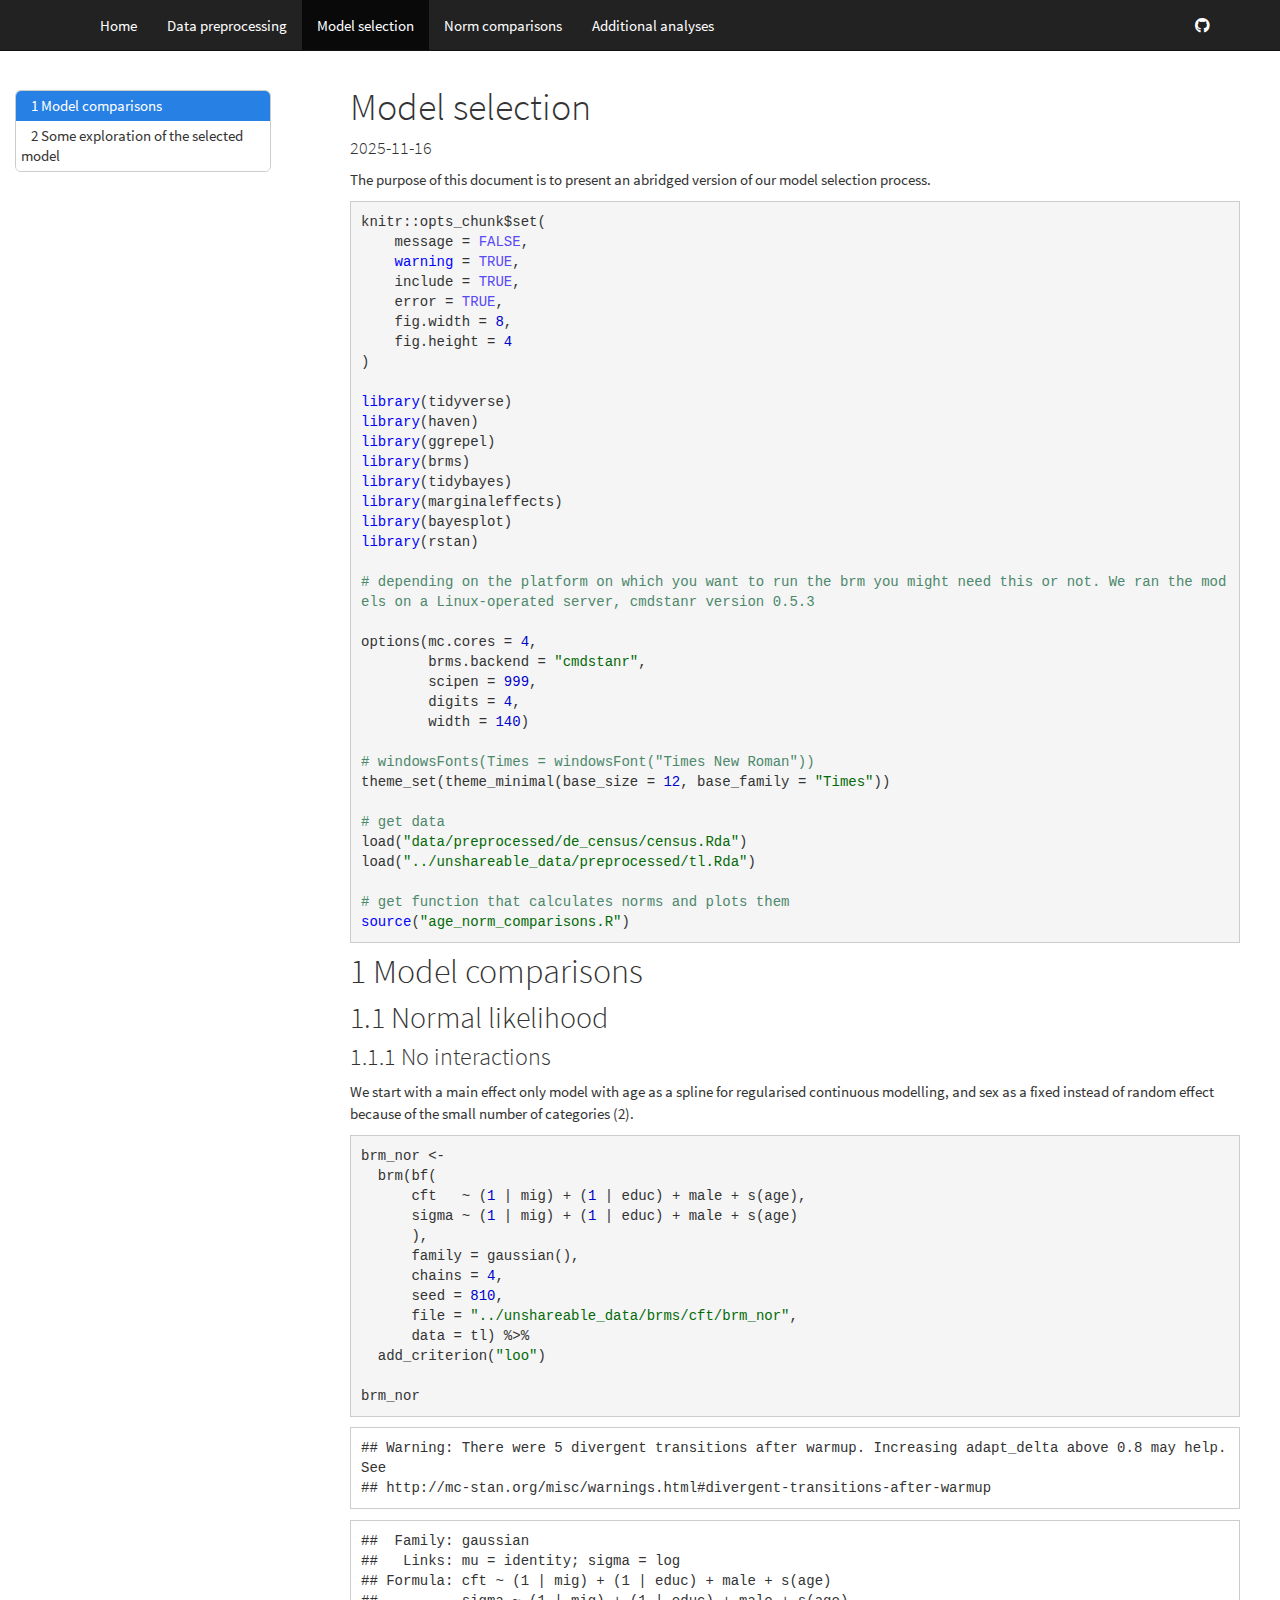
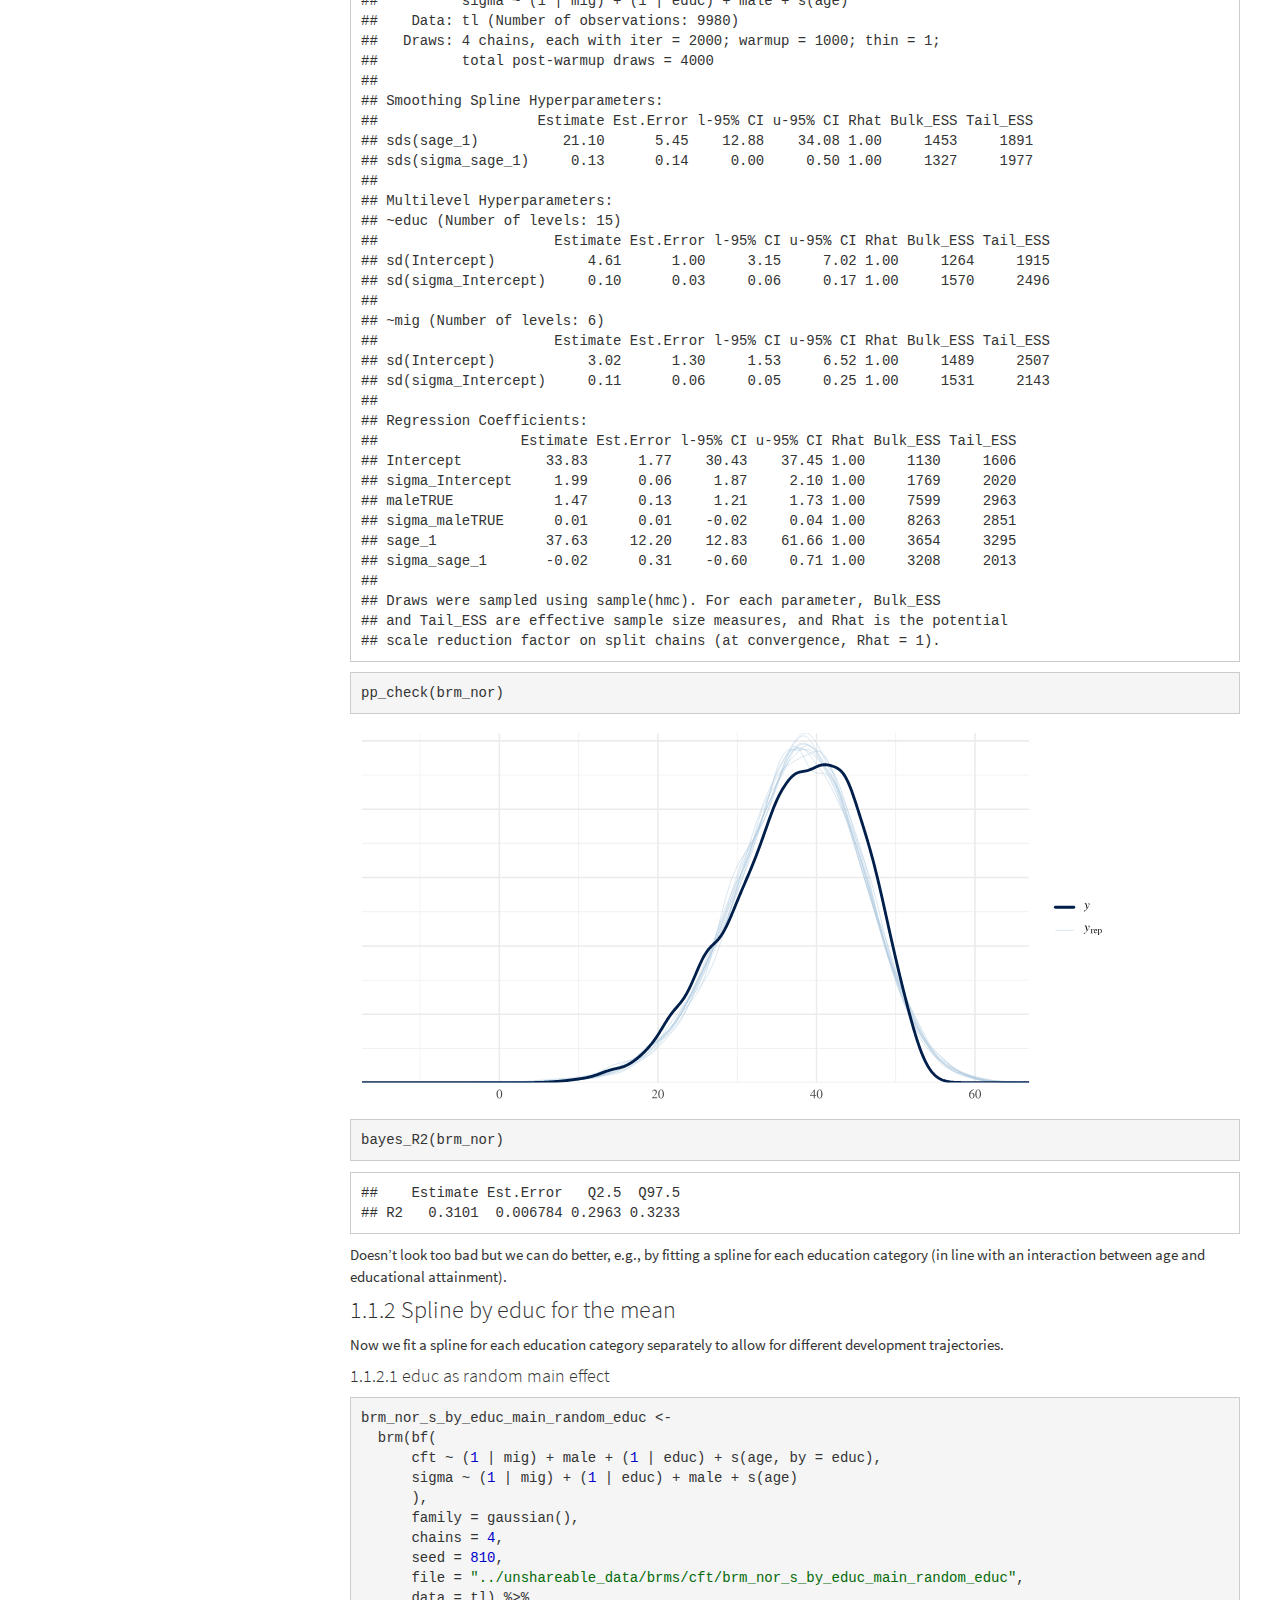
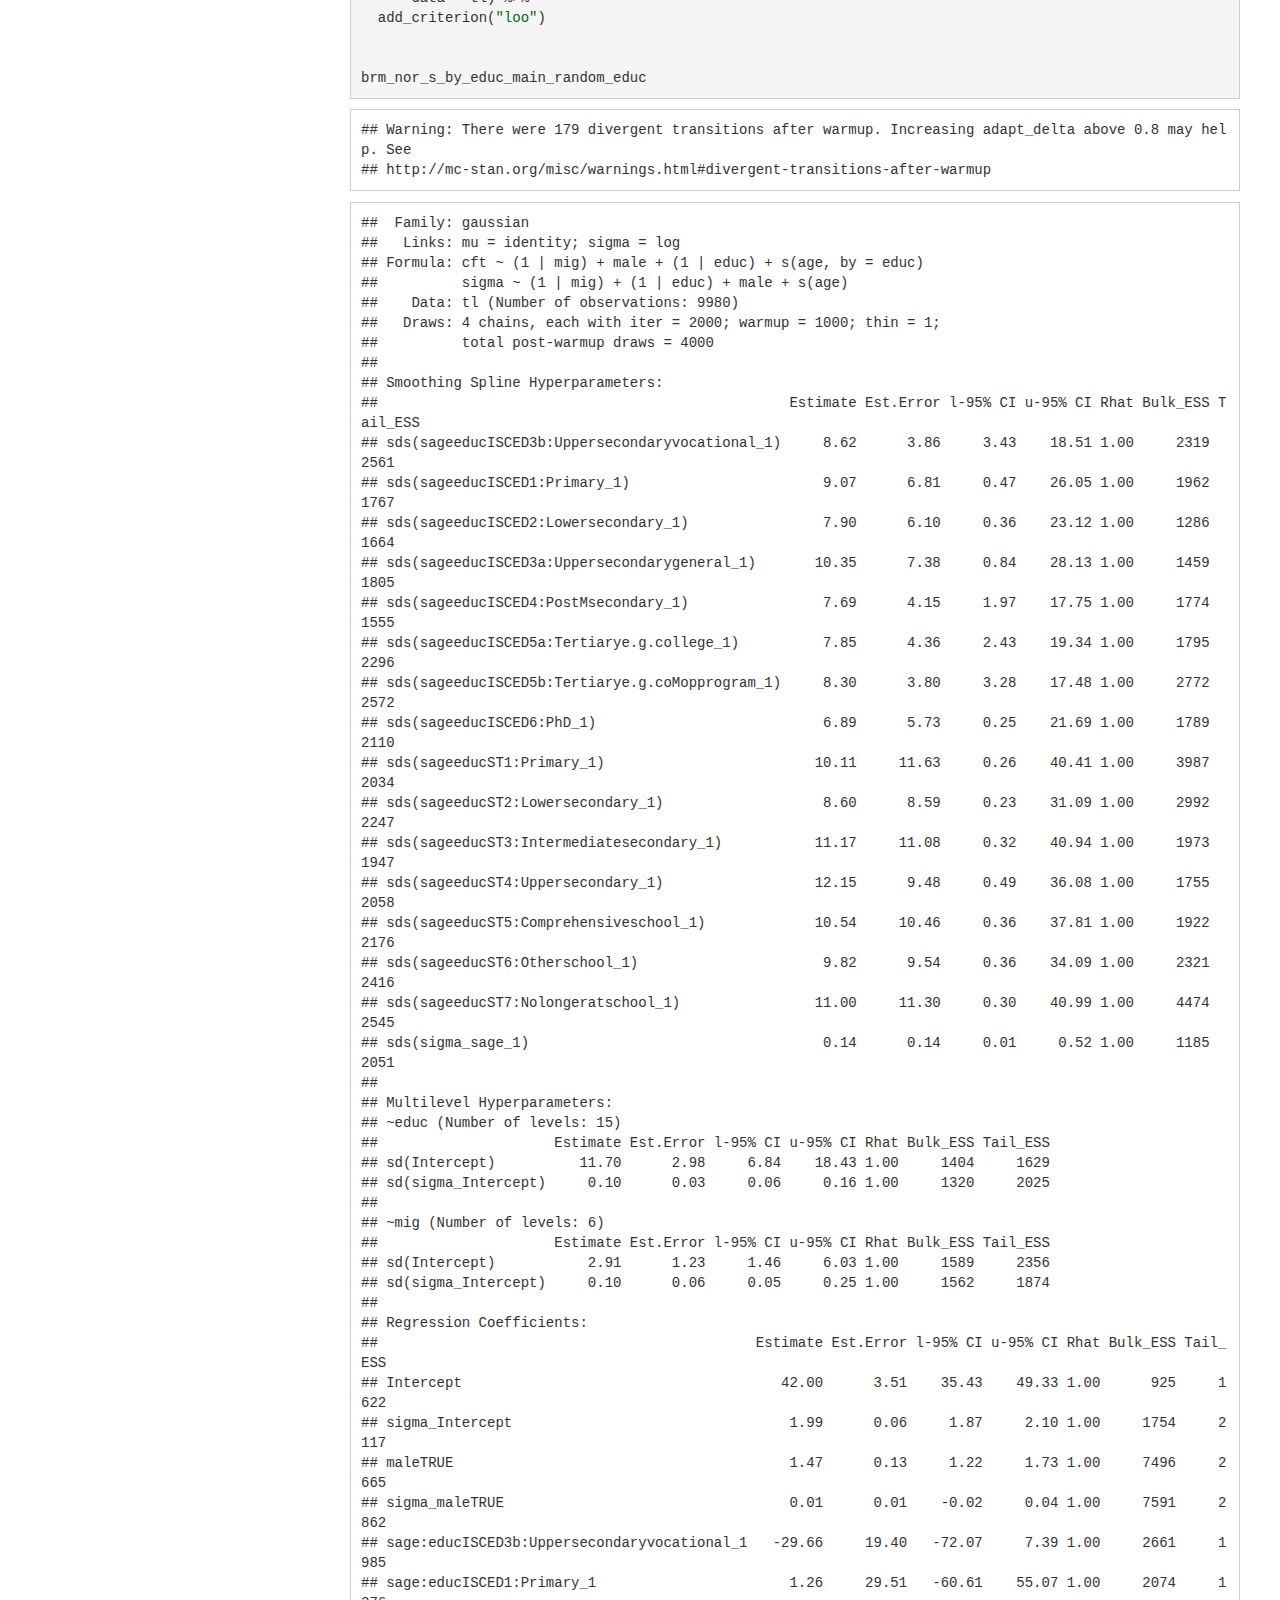
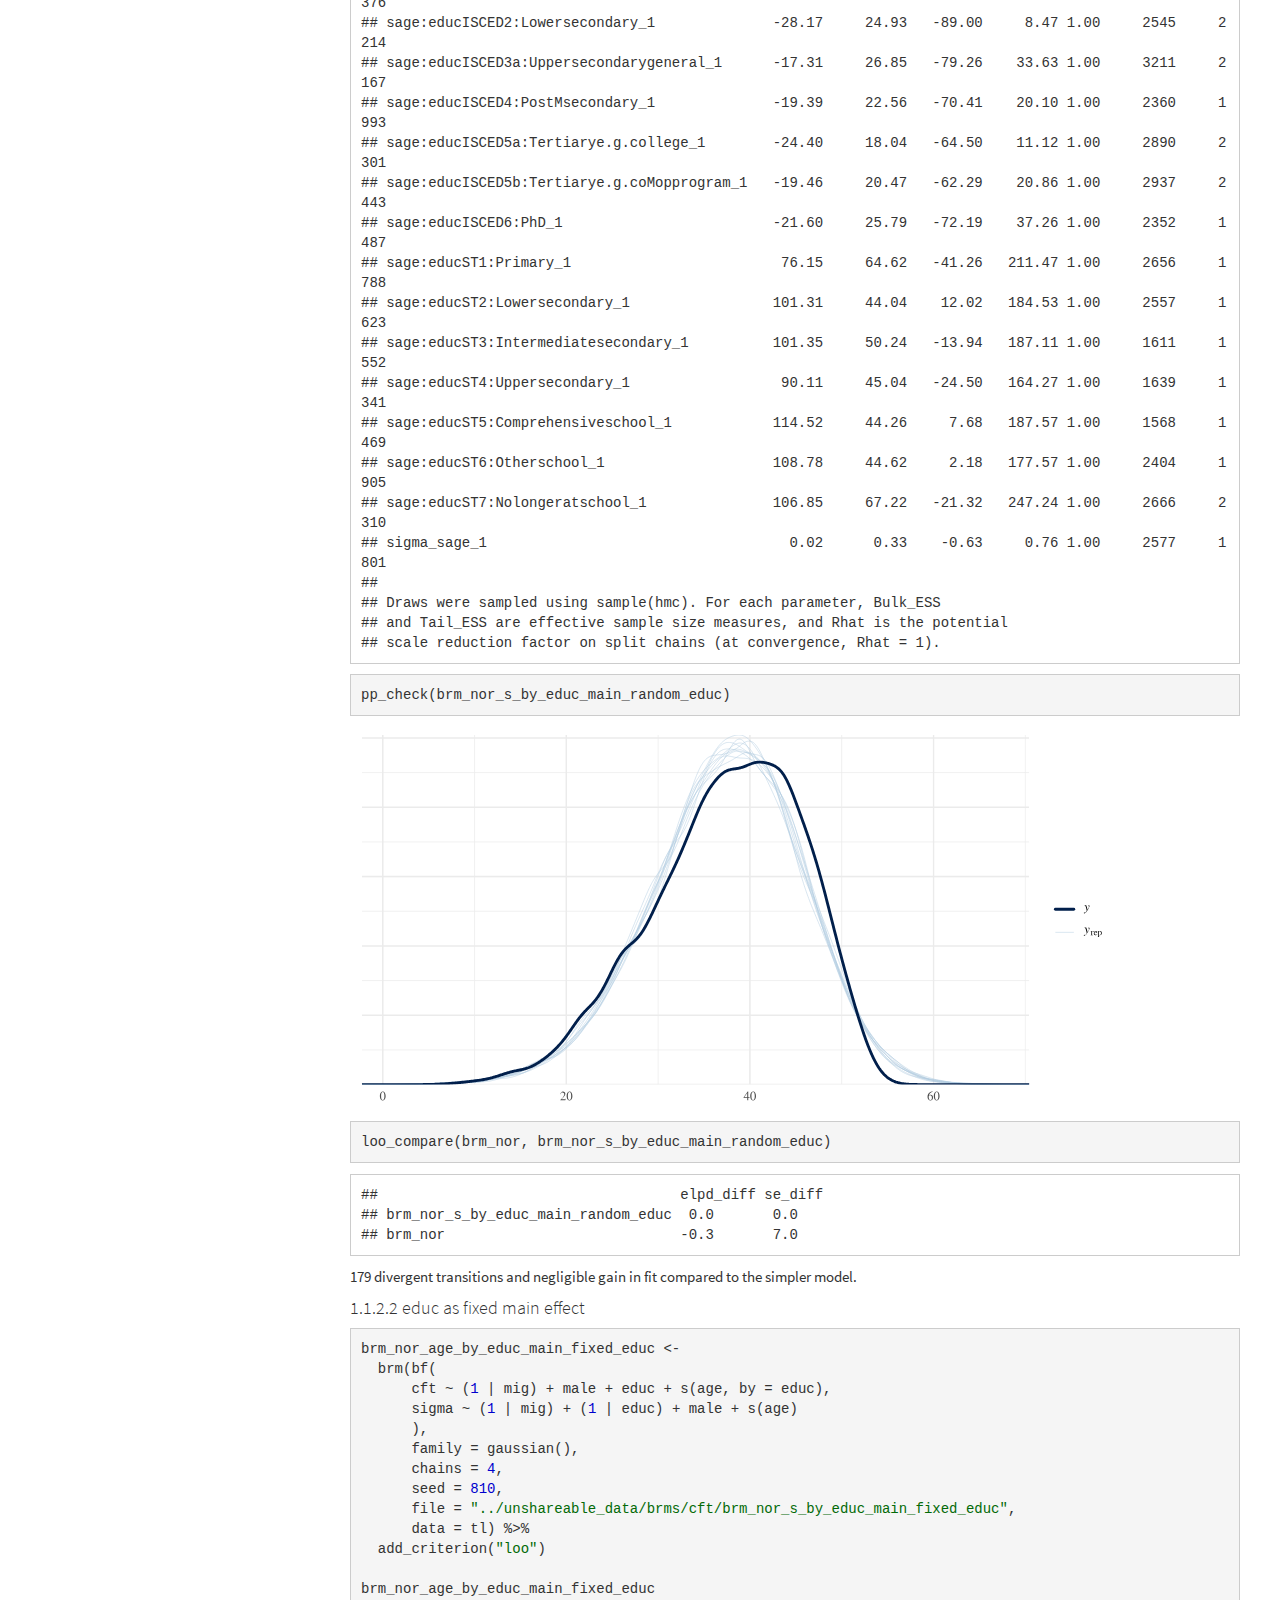
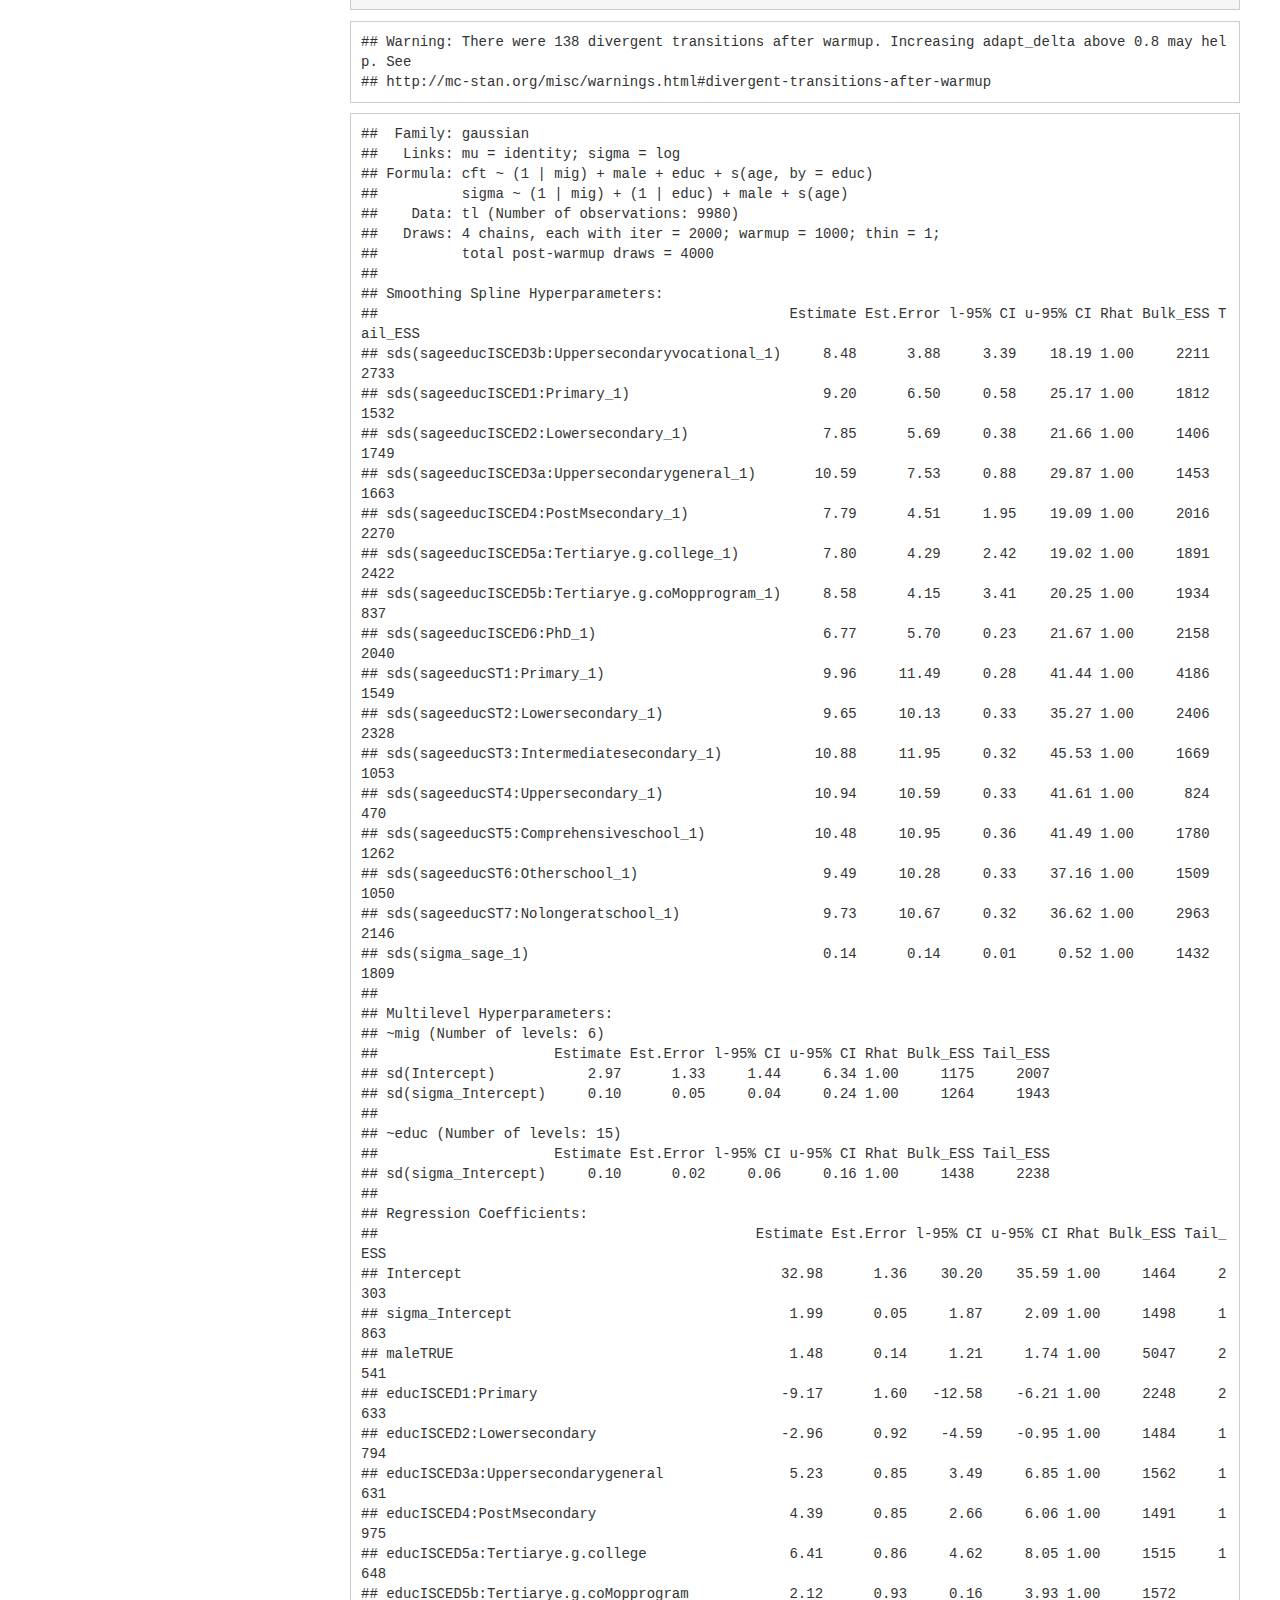
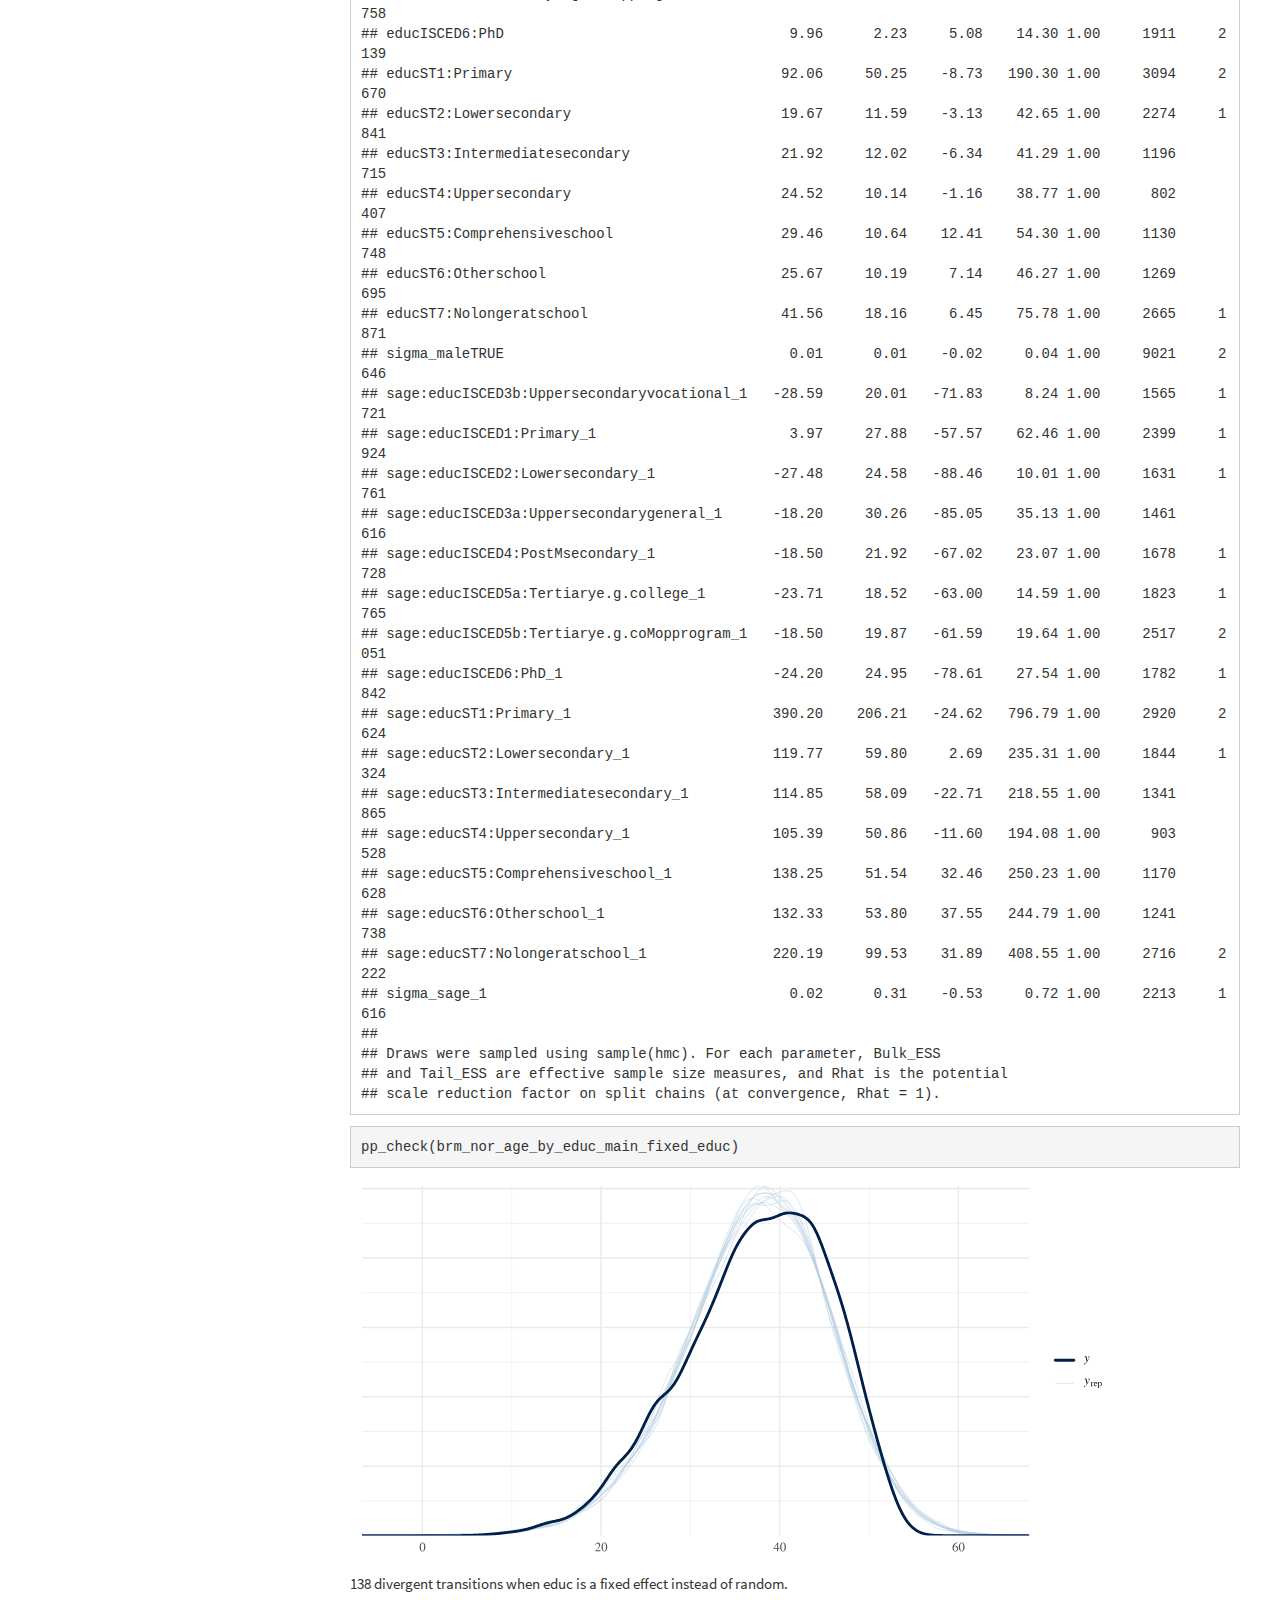
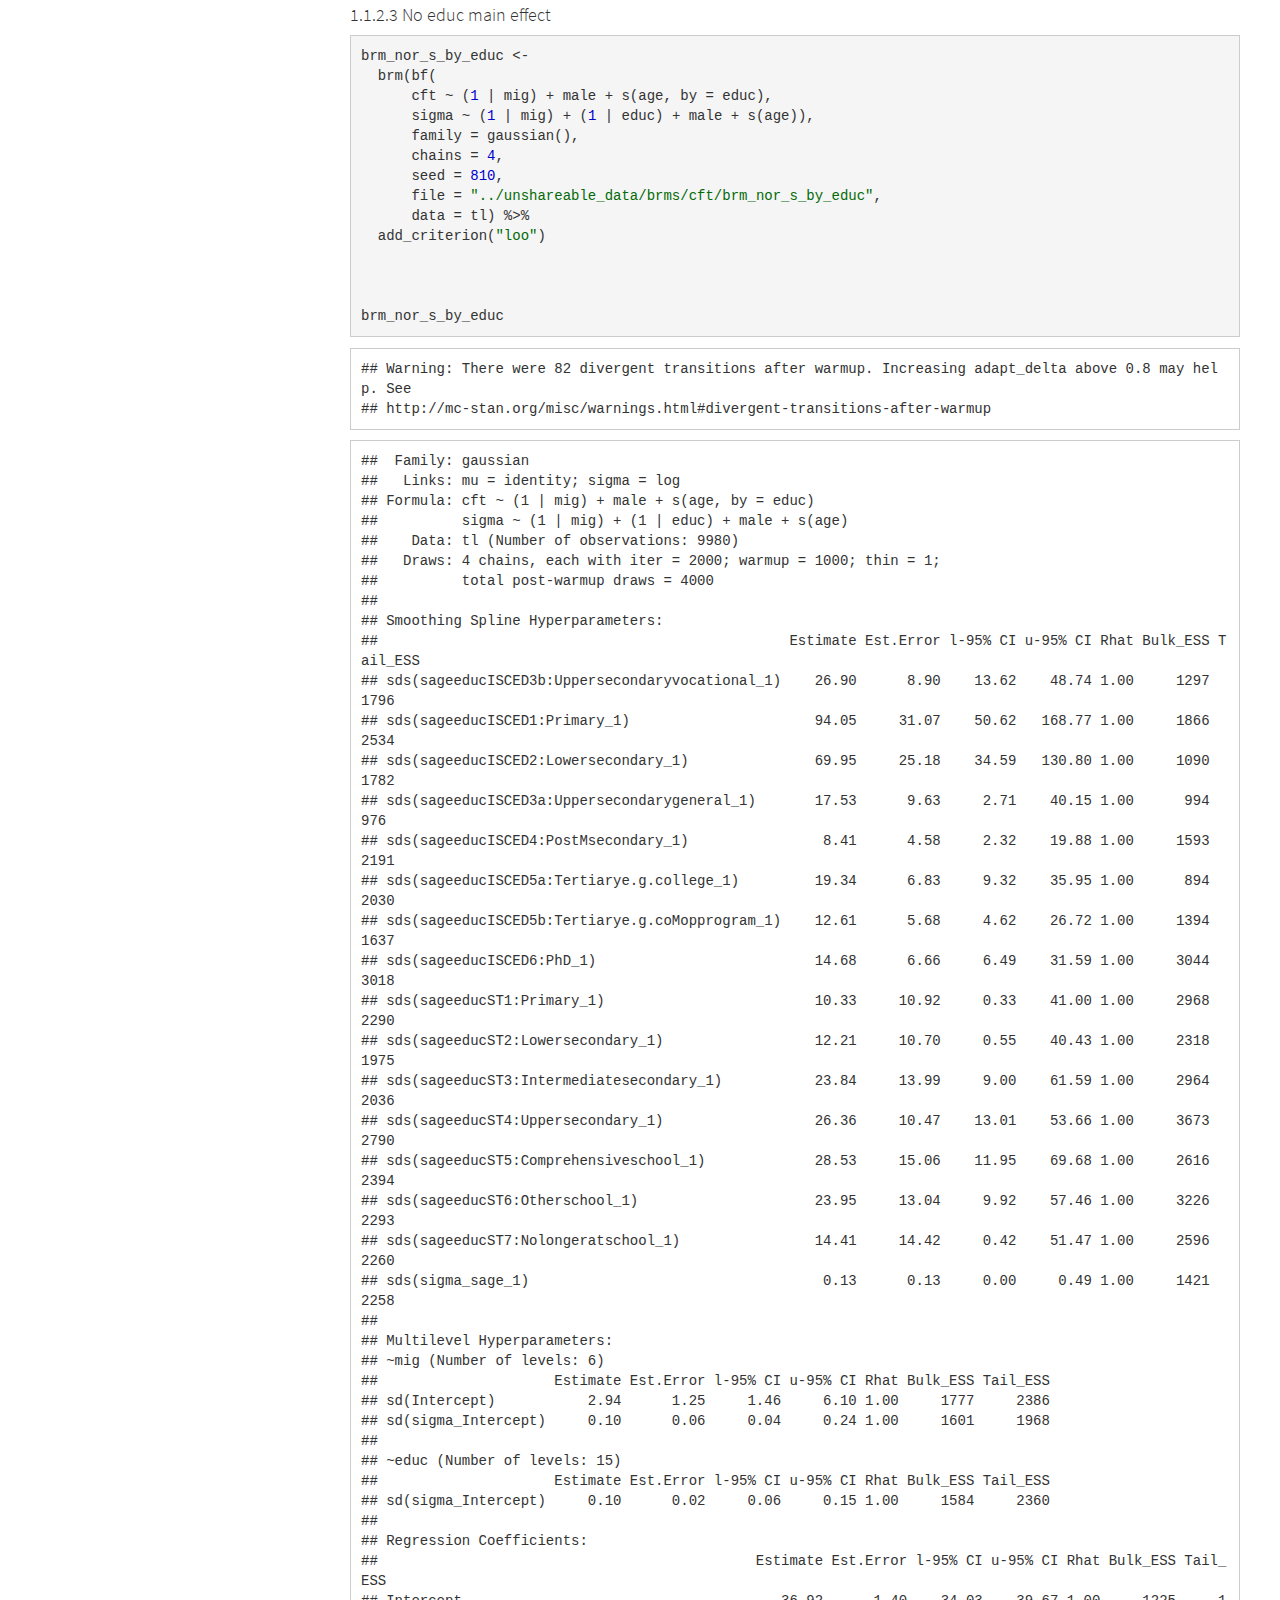
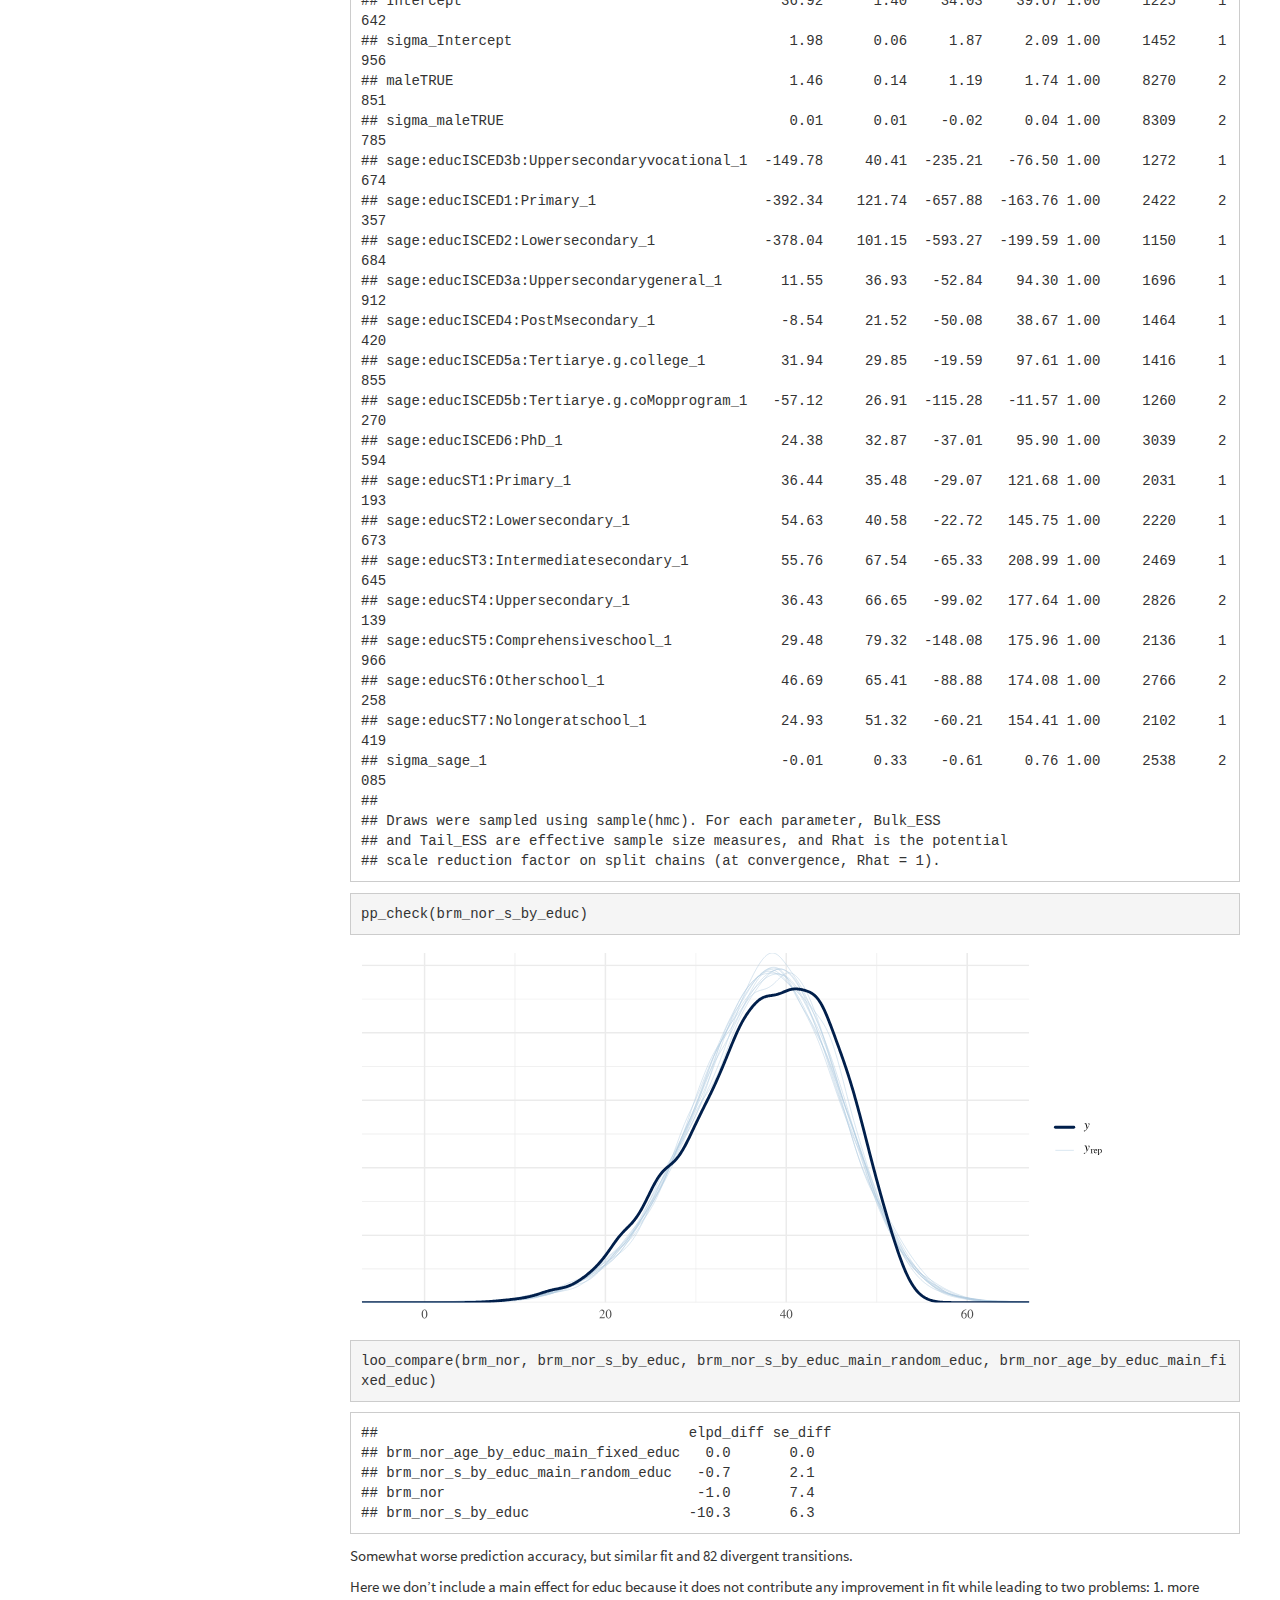
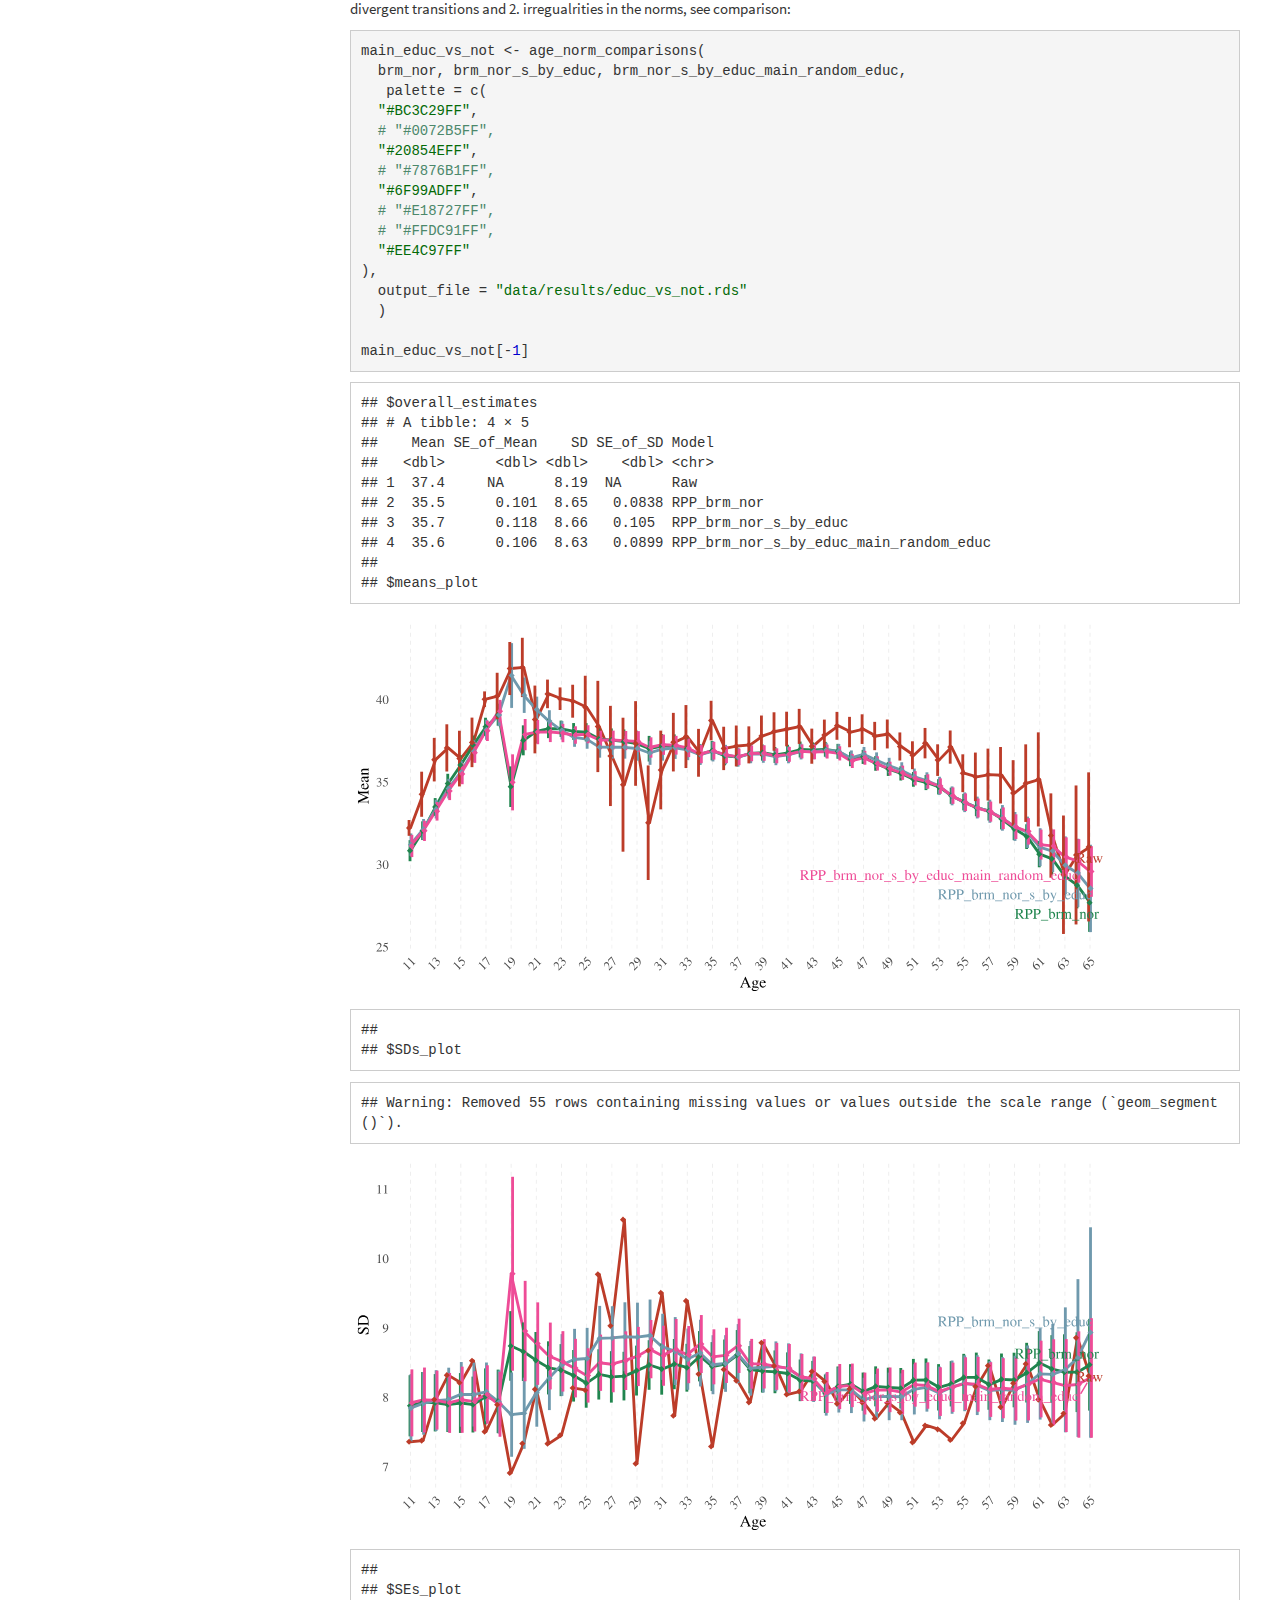
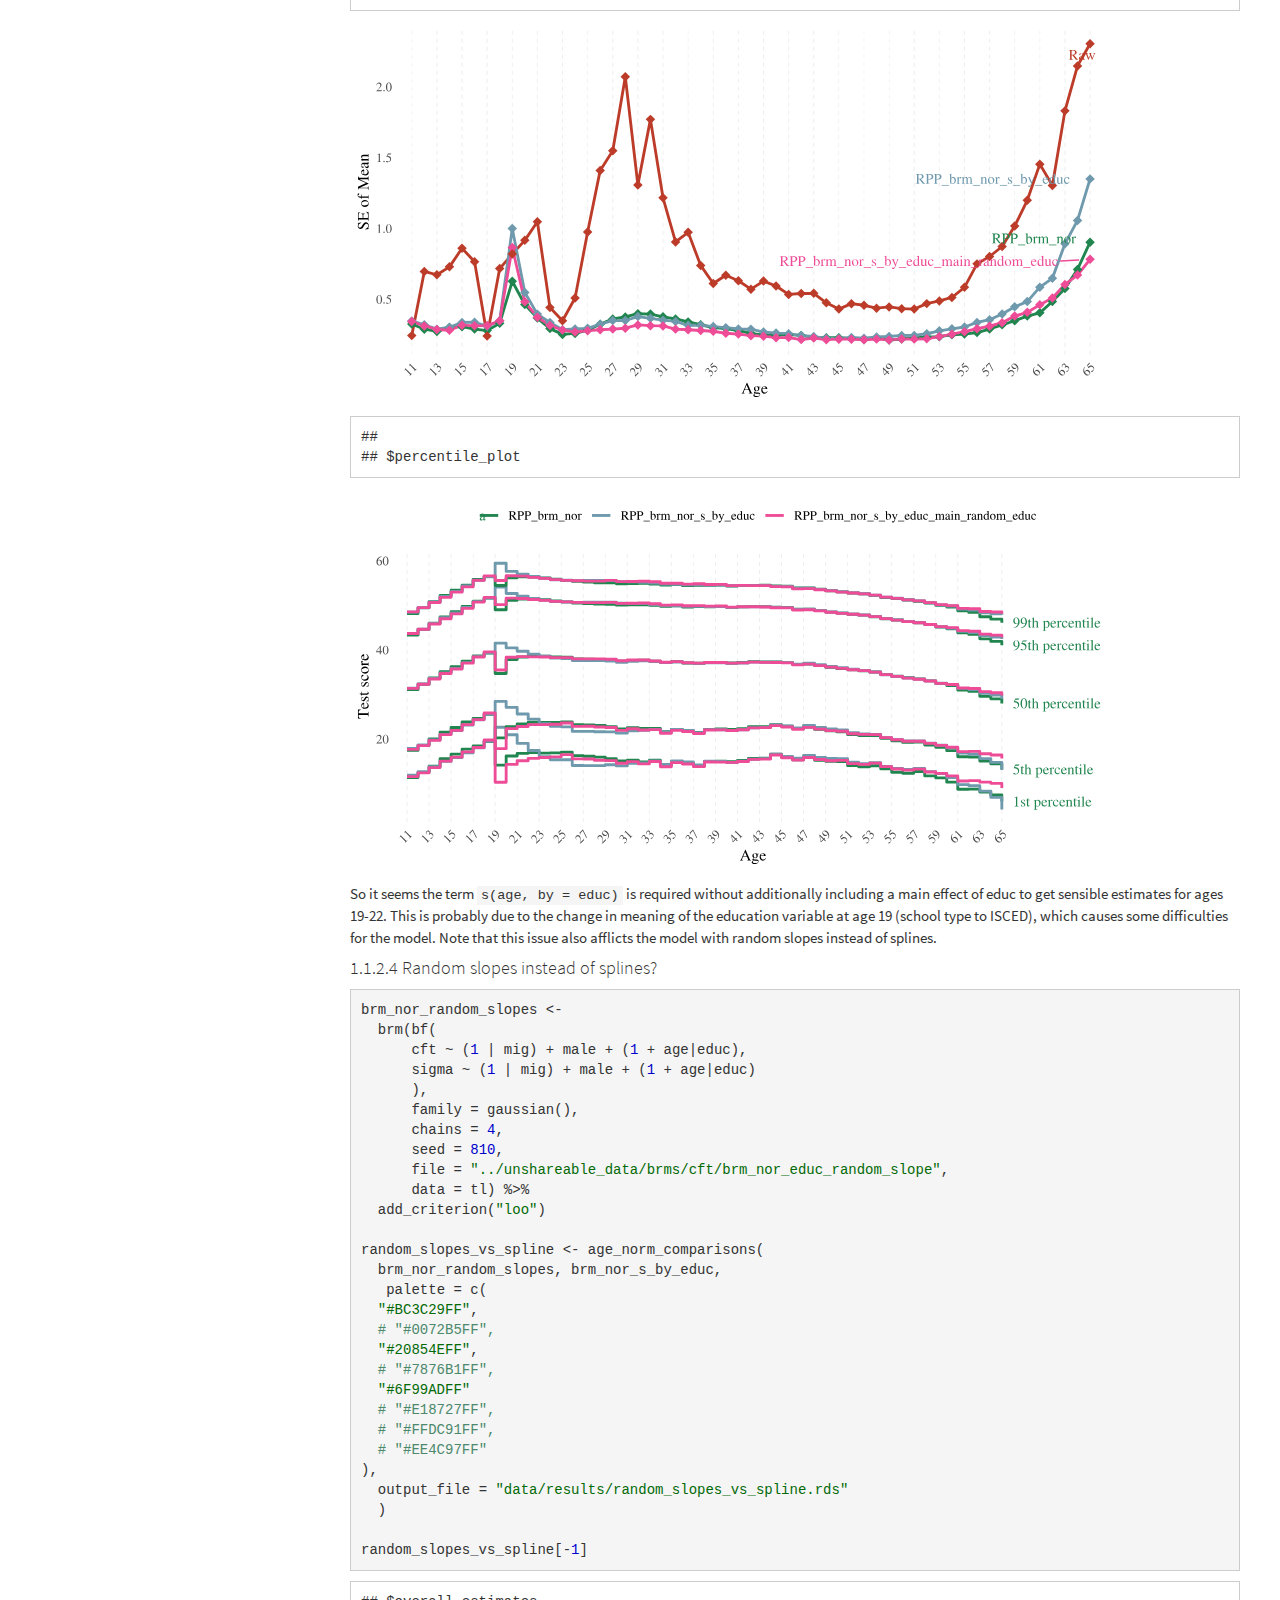
<file: docs/02_model_selection.html>
<!DOCTYPE html>

<html>

<head>

<meta charset="utf-8" />
<meta name="generator" content="pandoc" />
<meta http-equiv="X-UA-Compatible" content="IE=EDGE" />



<meta name="date" content="2025-11-16" />

<title>Model selection</title>

<script src="site_libs/header-attrs-2.27/header-attrs.js"></script>
<script src="site_libs/jquery-3.6.0/jquery-3.6.0.min.js"></script>
<meta name="viewport" content="width=device-width, initial-scale=1" />
<link href="site_libs/bootstrap-3.3.5/css/cosmo.min.css" rel="stylesheet" />
<script src="site_libs/bootstrap-3.3.5/js/bootstrap.min.js"></script>
<script src="site_libs/bootstrap-3.3.5/shim/html5shiv.min.js"></script>
<script src="site_libs/bootstrap-3.3.5/shim/respond.min.js"></script>
<style>h1 {font-size: 34px;}
       h1.title {font-size: 38px;}
       h2 {font-size: 30px;}
       h3 {font-size: 24px;}
       h4 {font-size: 18px;}
       h5 {font-size: 16px;}
       h6 {font-size: 12px;}
       code {color: inherit; background-color: rgba(0, 0, 0, 0.04);}
       pre:not([class]) { background-color: white }</style>
<script src="site_libs/jqueryui-1.13.2/jquery-ui.min.js"></script>
<link href="site_libs/tocify-1.9.1/jquery.tocify.css" rel="stylesheet" />
<script src="site_libs/tocify-1.9.1/jquery.tocify.js"></script>
<script src="site_libs/navigation-1.1/tabsets.js"></script>
<link href="site_libs/highlightjs-9.12.0/textmate.css" rel="stylesheet" />
<script src="site_libs/highlightjs-9.12.0/highlight.js"></script>
<link href="site_libs/font-awesome-6.4.2/css/all.min.css" rel="stylesheet" />
<link href="site_libs/font-awesome-6.4.2/css/v4-shims.min.css" rel="stylesheet" />

<style type="text/css">
  code{white-space: pre-wrap;}
  span.smallcaps{font-variant: small-caps;}
  span.underline{text-decoration: underline;}
  div.column{display: inline-block; vertical-align: top; width: 50%;}
  div.hanging-indent{margin-left: 1.5em; text-indent: -1.5em;}
  ul.task-list{list-style: none;}
    </style>

<style type="text/css">code{white-space: pre;}</style>
<script type="text/javascript">
if (window.hljs) {
  hljs.configure({languages: []});
  hljs.initHighlightingOnLoad();
  if (document.readyState && document.readyState === "complete") {
    window.setTimeout(function() { hljs.initHighlighting(); }, 0);
  }
}
</script>









<style type = "text/css">
.main-container {
  max-width: 940px;
  margin-left: auto;
  margin-right: auto;
}
img {
  max-width:100%;
}
.tabbed-pane {
  padding-top: 12px;
}
.html-widget {
  margin-bottom: 20px;
}
button.code-folding-btn:focus {
  outline: none;
}
summary {
  display: list-item;
}
details > summary > p:only-child {
  display: inline;
}
pre code {
  padding: 0;
}
</style>


<style type="text/css">
.dropdown-submenu {
  position: relative;
}
.dropdown-submenu>.dropdown-menu {
  top: 0;
  left: 100%;
  margin-top: -6px;
  margin-left: -1px;
  border-radius: 0 6px 6px 6px;
}
.dropdown-submenu:hover>.dropdown-menu {
  display: block;
}
.dropdown-submenu>a:after {
  display: block;
  content: " ";
  float: right;
  width: 0;
  height: 0;
  border-color: transparent;
  border-style: solid;
  border-width: 5px 0 5px 5px;
  border-left-color: #cccccc;
  margin-top: 5px;
  margin-right: -10px;
}
.dropdown-submenu:hover>a:after {
  border-left-color: #adb5bd;
}
.dropdown-submenu.pull-left {
  float: none;
}
.dropdown-submenu.pull-left>.dropdown-menu {
  left: -100%;
  margin-left: 10px;
  border-radius: 6px 0 6px 6px;
}
</style>

<script type="text/javascript">
// manage active state of menu based on current page
$(document).ready(function () {
  // active menu anchor
  href = window.location.pathname
  href = href.substr(href.lastIndexOf('/') + 1)
  if (href === "")
    href = "index.html";
  var menuAnchor = $('a[href="' + href + '"]');

  // mark the anchor link active (and if it's in a dropdown, also mark that active)
  var dropdown = menuAnchor.closest('li.dropdown');
  if (window.bootstrap) { // Bootstrap 4+
    menuAnchor.addClass('active');
    dropdown.find('> .dropdown-toggle').addClass('active');
  } else { // Bootstrap 3
    menuAnchor.parent().addClass('active');
    dropdown.addClass('active');
  }

  // Navbar adjustments
  var navHeight = $(".navbar").first().height() + 15;
  var style = document.createElement('style');
  var pt = "padding-top: " + navHeight + "px; ";
  var mt = "margin-top: -" + navHeight + "px; ";
  var css = "";
  // offset scroll position for anchor links (for fixed navbar)
  for (var i = 1; i <= 6; i++) {
    css += ".section h" + i + "{ " + pt + mt + "}\n";
  }
  style.innerHTML = "body {" + pt + "padding-bottom: 40px; }\n" + css;
  document.head.appendChild(style);
});
</script>

<!-- tabsets -->

<style type="text/css">
.tabset-dropdown > .nav-tabs {
  display: inline-table;
  max-height: 500px;
  min-height: 44px;
  overflow-y: auto;
  border: 1px solid #ddd;
  border-radius: 4px;
}

.tabset-dropdown > .nav-tabs > li.active:before, .tabset-dropdown > .nav-tabs.nav-tabs-open:before {
  content: "\e259";
  font-family: 'Glyphicons Halflings';
  display: inline-block;
  padding: 10px;
  border-right: 1px solid #ddd;
}

.tabset-dropdown > .nav-tabs.nav-tabs-open > li.active:before {
  content: "\e258";
  font-family: 'Glyphicons Halflings';
  border: none;
}

.tabset-dropdown > .nav-tabs > li.active {
  display: block;
}

.tabset-dropdown > .nav-tabs > li > a,
.tabset-dropdown > .nav-tabs > li > a:focus,
.tabset-dropdown > .nav-tabs > li > a:hover {
  border: none;
  display: inline-block;
  border-radius: 4px;
  background-color: transparent;
}

.tabset-dropdown > .nav-tabs.nav-tabs-open > li {
  display: block;
  float: none;
}

.tabset-dropdown > .nav-tabs > li {
  display: none;
}
</style>

<!-- code folding -->



<style type="text/css">

#TOC {
  margin: 25px 0px 20px 0px;
}
@media (max-width: 768px) {
#TOC {
  position: relative;
  width: 100%;
}
}

@media print {
.toc-content {
  /* see https://github.com/w3c/csswg-drafts/issues/4434 */
  float: right;
}
}

.toc-content {
  padding-left: 30px;
  padding-right: 40px;
}

div.main-container {
  max-width: 1200px;
}

div.tocify {
  width: 20%;
  max-width: 260px;
  max-height: 85%;
}

@media (min-width: 768px) and (max-width: 991px) {
  div.tocify {
    width: 25%;
  }
}

@media (max-width: 767px) {
  div.tocify {
    width: 100%;
    max-width: none;
  }
}

.tocify ul, .tocify li {
  line-height: 20px;
}

.tocify-subheader .tocify-item {
  font-size: 0.90em;
}

.tocify .list-group-item {
  border-radius: 0px;
}


</style>



</head>

<body>


<div class="container-fluid main-container">


<!-- setup 3col/9col grid for toc_float and main content  -->
<div class="row">
<div class="col-xs-12 col-sm-4 col-md-3">
<div id="TOC" class="tocify">
</div>
</div>

<div class="toc-content col-xs-12 col-sm-8 col-md-9">




<div class="navbar navbar-default  navbar-fixed-top" role="navigation">
  <div class="container">
    <div class="navbar-header">
      <button type="button" class="navbar-toggle collapsed" data-toggle="collapse" data-bs-toggle="collapse" data-target="#navbar" data-bs-target="#navbar">
        <span class="icon-bar"></span>
        <span class="icon-bar"></span>
        <span class="icon-bar"></span>
      </button>
      <a class="navbar-brand" href="index.html"></a>
    </div>
    <div id="navbar" class="navbar-collapse collapse">
      <ul class="nav navbar-nav">
        <li>
  <a href="index.html">Home</a>
</li>
<li>
  <a href="01_data_cleaning.html">Data preprocessing</a>
</li>
<li>
  <a href="02_model_selection.html">Model selection</a>
</li>
<li>
  <a href="03_norm_comparisons.html">Norm comparisons</a>
</li>
<li>
  <a href="04_supplements.html">Additional analyses</a>
</li>
      </ul>
      <ul class="nav navbar-nav navbar-right">
        <li>
  <a href="https://github.com/TaymAlsalti/MRP_Norming">
    <span class="fa fa-github"></span>
     
    
  </a>
</li>
      </ul>
    </div><!--/.nav-collapse -->
  </div><!--/.container -->
</div><!--/.navbar -->

<div id="header">



<h1 class="title toc-ignore">Model selection</h1>
<h4 class="date">2025-11-16</h4>

</div>


<style>
.main-container {
  max-width: 1400px !important;  /* Adjust the width as needed */
}

pre, code {
  white-space: pre-wrap;  /* Ensures that long lines wrap */
  word-wrap: break-word;  /* Breaks long words if necessary */
}

pre {
  max-width: 100% !important;
  width: 100% !important;
  overflow-x: auto !important; /* Add horizontal scrollbar if content overflows */
  white-space: pre-line !important; /* Convert line breaks to spaces */
  word-wrap: break-word !important; /* Break long words if necessary */
  word-break: break-all !important; /* Break words to fit the container */
  font-size: 14px !important; /* Adjust font size if needed */
}

</style>
<p>The purpose of this document is to present an abridged version of our
model selection process.</p>
<pre class="r"><code>knitr::opts_chunk$set(
    message = FALSE,
    warning = TRUE,
    include = TRUE,
    error = TRUE,
    fig.width = 8,
    fig.height = 4
)

library(tidyverse)
library(haven)
library(ggrepel)
library(brms)
library(tidybayes)
library(marginaleffects)
library(bayesplot)
library(rstan)

# depending on the platform on which you want to run the brm you might need this or not. We ran the models on a Linux-operated server, cmdstanr version 0.5.3

options(mc.cores = 4,
        brms.backend = &quot;cmdstanr&quot;,
        scipen = 999,
        digits = 4,
        width = 140)

# windowsFonts(Times = windowsFont(&quot;Times New Roman&quot;))
theme_set(theme_minimal(base_size = 12, base_family = &quot;Times&quot;))

# get data
load(&quot;data/preprocessed/de_census/census.Rda&quot;)
load(&quot;../unshareable_data/preprocessed/tl.Rda&quot;)

# get function that calculates norms and plots them
source(&quot;age_norm_comparisons.R&quot;)</code></pre>
<div id="model-comparisons" class="section level1" number="1">
<h1><span class="header-section-number">1</span> Model comparisons</h1>
<div id="normal-likelihood" class="section level2" number="1.1">
<h2><span class="header-section-number">1.1</span> Normal
likelihood</h2>
<div id="no-interactions" class="section level3" number="1.1.1">
<h3><span class="header-section-number">1.1.1</span> No
interactions</h3>
<p>We start with a main effect only model with age as a spline for
regularised continuous modelling, and sex as a fixed instead of random
effect because of the small number of categories (2).</p>
<pre class="r"><code>brm_nor &lt;-
  brm(bf(
      cft   ~ (1 | mig) + (1 | educ) + male + s(age),
      sigma ~ (1 | mig) + (1 | educ) + male + s(age)
      ),
      family = gaussian(),
      chains = 4,
      seed = 810,
      file = &quot;../unshareable_data/brms/cft/brm_nor&quot;,
      data = tl) %&gt;% 
  add_criterion(&quot;loo&quot;)

brm_nor</code></pre>
<pre><code>## Warning: There were 5 divergent transitions after warmup. Increasing adapt_delta above 0.8 may help. See
## http://mc-stan.org/misc/warnings.html#divergent-transitions-after-warmup</code></pre>
<pre><code>##  Family: gaussian 
##   Links: mu = identity; sigma = log 
## Formula: cft ~ (1 | mig) + (1 | educ) + male + s(age) 
##          sigma ~ (1 | mig) + (1 | educ) + male + s(age)
##    Data: tl (Number of observations: 9980) 
##   Draws: 4 chains, each with iter = 2000; warmup = 1000; thin = 1;
##          total post-warmup draws = 4000
## 
## Smoothing Spline Hyperparameters:
##                   Estimate Est.Error l-95% CI u-95% CI Rhat Bulk_ESS Tail_ESS
## sds(sage_1)          21.10      5.45    12.88    34.08 1.00     1453     1891
## sds(sigma_sage_1)     0.13      0.14     0.00     0.50 1.00     1327     1977
## 
## Multilevel Hyperparameters:
## ~educ (Number of levels: 15) 
##                     Estimate Est.Error l-95% CI u-95% CI Rhat Bulk_ESS Tail_ESS
## sd(Intercept)           4.61      1.00     3.15     7.02 1.00     1264     1915
## sd(sigma_Intercept)     0.10      0.03     0.06     0.17 1.00     1570     2496
## 
## ~mig (Number of levels: 6) 
##                     Estimate Est.Error l-95% CI u-95% CI Rhat Bulk_ESS Tail_ESS
## sd(Intercept)           3.02      1.30     1.53     6.52 1.00     1489     2507
## sd(sigma_Intercept)     0.11      0.06     0.05     0.25 1.00     1531     2143
## 
## Regression Coefficients:
##                 Estimate Est.Error l-95% CI u-95% CI Rhat Bulk_ESS Tail_ESS
## Intercept          33.83      1.77    30.43    37.45 1.00     1130     1606
## sigma_Intercept     1.99      0.06     1.87     2.10 1.00     1769     2020
## maleTRUE            1.47      0.13     1.21     1.73 1.00     7599     2963
## sigma_maleTRUE      0.01      0.01    -0.02     0.04 1.00     8263     2851
## sage_1             37.63     12.20    12.83    61.66 1.00     3654     3295
## sigma_sage_1       -0.02      0.31    -0.60     0.71 1.00     3208     2013
## 
## Draws were sampled using sample(hmc). For each parameter, Bulk_ESS
## and Tail_ESS are effective sample size measures, and Rhat is the potential
## scale reduction factor on split chains (at convergence, Rhat = 1).</code></pre>
<pre class="r"><code>pp_check(brm_nor)</code></pre>
<p><img src="02_model_selection_files/figure-html/unnamed-chunk-1-1.svg" width="768" /></p>
<pre class="r"><code>bayes_R2(brm_nor)</code></pre>
<pre><code>##    Estimate Est.Error   Q2.5  Q97.5
## R2   0.3101  0.006784 0.2963 0.3233</code></pre>
<p>Doesn’t look too bad but we can do better, e.g., by fitting a spline
for each education category (in line with an interaction between age and
educational attainment).</p>
</div>
<div id="spline-by-educ-for-the-mean" class="section level3"
number="1.1.2">
<h3><span class="header-section-number">1.1.2</span> Spline by educ for
the mean</h3>
<p>Now we fit a spline for each education category separately to allow
for different development trajectories.</p>
<div id="educ-as-random-main-effect" class="section level4"
number="1.1.2.1">
<h4><span class="header-section-number">1.1.2.1</span> educ as random
main effect</h4>
<pre class="r"><code>brm_nor_s_by_educ_main_random_educ &lt;-
  brm(bf(
      cft ~ (1 | mig) + male + (1 | educ) + s(age, by = educ),
      sigma ~ (1 | mig) + (1 | educ) + male + s(age)
      ),
      family = gaussian(),
      chains = 4,
      seed = 810,
      file = &quot;../unshareable_data/brms/cft/brm_nor_s_by_educ_main_random_educ&quot;,
      data = tl) %&gt;% 
  add_criterion(&quot;loo&quot;)


brm_nor_s_by_educ_main_random_educ</code></pre>
<pre><code>## Warning: There were 179 divergent transitions after warmup. Increasing adapt_delta above 0.8 may help. See
## http://mc-stan.org/misc/warnings.html#divergent-transitions-after-warmup</code></pre>
<pre><code>##  Family: gaussian 
##   Links: mu = identity; sigma = log 
## Formula: cft ~ (1 | mig) + male + (1 | educ) + s(age, by = educ) 
##          sigma ~ (1 | mig) + (1 | educ) + male + s(age)
##    Data: tl (Number of observations: 9980) 
##   Draws: 4 chains, each with iter = 2000; warmup = 1000; thin = 1;
##          total post-warmup draws = 4000
## 
## Smoothing Spline Hyperparameters:
##                                                 Estimate Est.Error l-95% CI u-95% CI Rhat Bulk_ESS Tail_ESS
## sds(sageeducISCED3b:Uppersecondaryvocational_1)     8.62      3.86     3.43    18.51 1.00     2319     2561
## sds(sageeducISCED1:Primary_1)                       9.07      6.81     0.47    26.05 1.00     1962     1767
## sds(sageeducISCED2:Lowersecondary_1)                7.90      6.10     0.36    23.12 1.00     1286     1664
## sds(sageeducISCED3a:Uppersecondarygeneral_1)       10.35      7.38     0.84    28.13 1.00     1459     1805
## sds(sageeducISCED4:PostMsecondary_1)                7.69      4.15     1.97    17.75 1.00     1774     1555
## sds(sageeducISCED5a:Tertiarye.g.college_1)          7.85      4.36     2.43    19.34 1.00     1795     2296
## sds(sageeducISCED5b:Tertiarye.g.coMopprogram_1)     8.30      3.80     3.28    17.48 1.00     2772     2572
## sds(sageeducISCED6:PhD_1)                           6.89      5.73     0.25    21.69 1.00     1789     2110
## sds(sageeducST1:Primary_1)                         10.11     11.63     0.26    40.41 1.00     3987     2034
## sds(sageeducST2:Lowersecondary_1)                   8.60      8.59     0.23    31.09 1.00     2992     2247
## sds(sageeducST3:Intermediatesecondary_1)           11.17     11.08     0.32    40.94 1.00     1973     1947
## sds(sageeducST4:Uppersecondary_1)                  12.15      9.48     0.49    36.08 1.00     1755     2058
## sds(sageeducST5:Comprehensiveschool_1)             10.54     10.46     0.36    37.81 1.00     1922     2176
## sds(sageeducST6:Otherschool_1)                      9.82      9.54     0.36    34.09 1.00     2321     2416
## sds(sageeducST7:Nolongeratschool_1)                11.00     11.30     0.30    40.99 1.00     4474     2545
## sds(sigma_sage_1)                                   0.14      0.14     0.01     0.52 1.00     1185     2051
## 
## Multilevel Hyperparameters:
## ~educ (Number of levels: 15) 
##                     Estimate Est.Error l-95% CI u-95% CI Rhat Bulk_ESS Tail_ESS
## sd(Intercept)          11.70      2.98     6.84    18.43 1.00     1404     1629
## sd(sigma_Intercept)     0.10      0.03     0.06     0.16 1.00     1320     2025
## 
## ~mig (Number of levels: 6) 
##                     Estimate Est.Error l-95% CI u-95% CI Rhat Bulk_ESS Tail_ESS
## sd(Intercept)           2.91      1.23     1.46     6.03 1.00     1589     2356
## sd(sigma_Intercept)     0.10      0.06     0.05     0.25 1.00     1562     1874
## 
## Regression Coefficients:
##                                             Estimate Est.Error l-95% CI u-95% CI Rhat Bulk_ESS Tail_ESS
## Intercept                                      42.00      3.51    35.43    49.33 1.00      925     1622
## sigma_Intercept                                 1.99      0.06     1.87     2.10 1.00     1754     2117
## maleTRUE                                        1.47      0.13     1.22     1.73 1.00     7496     2665
## sigma_maleTRUE                                  0.01      0.01    -0.02     0.04 1.00     7591     2862
## sage:educISCED3b:Uppersecondaryvocational_1   -29.66     19.40   -72.07     7.39 1.00     2661     1985
## sage:educISCED1:Primary_1                       1.26     29.51   -60.61    55.07 1.00     2074     1376
## sage:educISCED2:Lowersecondary_1              -28.17     24.93   -89.00     8.47 1.00     2545     2214
## sage:educISCED3a:Uppersecondarygeneral_1      -17.31     26.85   -79.26    33.63 1.00     3211     2167
## sage:educISCED4:PostMsecondary_1              -19.39     22.56   -70.41    20.10 1.00     2360     1993
## sage:educISCED5a:Tertiarye.g.college_1        -24.40     18.04   -64.50    11.12 1.00     2890     2301
## sage:educISCED5b:Tertiarye.g.coMopprogram_1   -19.46     20.47   -62.29    20.86 1.00     2937     2443
## sage:educISCED6:PhD_1                         -21.60     25.79   -72.19    37.26 1.00     2352     1487
## sage:educST1:Primary_1                         76.15     64.62   -41.26   211.47 1.00     2656     1788
## sage:educST2:Lowersecondary_1                 101.31     44.04    12.02   184.53 1.00     2557     1623
## sage:educST3:Intermediatesecondary_1          101.35     50.24   -13.94   187.11 1.00     1611     1552
## sage:educST4:Uppersecondary_1                  90.11     45.04   -24.50   164.27 1.00     1639     1341
## sage:educST5:Comprehensiveschool_1            114.52     44.26     7.68   187.57 1.00     1568     1469
## sage:educST6:Otherschool_1                    108.78     44.62     2.18   177.57 1.00     2404     1905
## sage:educST7:Nolongeratschool_1               106.85     67.22   -21.32   247.24 1.00     2666     2310
## sigma_sage_1                                    0.02      0.33    -0.63     0.76 1.00     2577     1801
## 
## Draws were sampled using sample(hmc). For each parameter, Bulk_ESS
## and Tail_ESS are effective sample size measures, and Rhat is the potential
## scale reduction factor on split chains (at convergence, Rhat = 1).</code></pre>
<pre class="r"><code>pp_check(brm_nor_s_by_educ_main_random_educ)</code></pre>
<p><img src="02_model_selection_files/figure-html/unnamed-chunk-2-1.svg" width="768" /></p>
<pre class="r"><code>loo_compare(brm_nor, brm_nor_s_by_educ_main_random_educ)</code></pre>
<pre><code>##                                    elpd_diff se_diff
## brm_nor_s_by_educ_main_random_educ  0.0       0.0   
## brm_nor                            -0.3       7.0</code></pre>
<p>179 divergent transitions and negligible gain in fit compared to the
simpler model.</p>
</div>
<div id="educ-as-fixed-main-effect" class="section level4"
number="1.1.2.2">
<h4><span class="header-section-number">1.1.2.2</span> educ as fixed
main effect</h4>
<pre class="r"><code>brm_nor_age_by_educ_main_fixed_educ &lt;-
  brm(bf(
      cft ~ (1 | mig) + male + educ + s(age, by = educ),
      sigma ~ (1 | mig) + (1 | educ) + male + s(age)
      ),
      family = gaussian(),
      chains = 4,
      seed = 810,
      file = &quot;../unshareable_data/brms/cft/brm_nor_s_by_educ_main_fixed_educ&quot;,
      data = tl) %&gt;% 
  add_criterion(&quot;loo&quot;)

brm_nor_age_by_educ_main_fixed_educ</code></pre>
<pre><code>## Warning: There were 138 divergent transitions after warmup. Increasing adapt_delta above 0.8 may help. See
## http://mc-stan.org/misc/warnings.html#divergent-transitions-after-warmup</code></pre>
<pre><code>##  Family: gaussian 
##   Links: mu = identity; sigma = log 
## Formula: cft ~ (1 | mig) + male + educ + s(age, by = educ) 
##          sigma ~ (1 | mig) + (1 | educ) + male + s(age)
##    Data: tl (Number of observations: 9980) 
##   Draws: 4 chains, each with iter = 2000; warmup = 1000; thin = 1;
##          total post-warmup draws = 4000
## 
## Smoothing Spline Hyperparameters:
##                                                 Estimate Est.Error l-95% CI u-95% CI Rhat Bulk_ESS Tail_ESS
## sds(sageeducISCED3b:Uppersecondaryvocational_1)     8.48      3.88     3.39    18.19 1.00     2211     2733
## sds(sageeducISCED1:Primary_1)                       9.20      6.50     0.58    25.17 1.00     1812     1532
## sds(sageeducISCED2:Lowersecondary_1)                7.85      5.69     0.38    21.66 1.00     1406     1749
## sds(sageeducISCED3a:Uppersecondarygeneral_1)       10.59      7.53     0.88    29.87 1.00     1453     1663
## sds(sageeducISCED4:PostMsecondary_1)                7.79      4.51     1.95    19.09 1.00     2016     2270
## sds(sageeducISCED5a:Tertiarye.g.college_1)          7.80      4.29     2.42    19.02 1.00     1891     2422
## sds(sageeducISCED5b:Tertiarye.g.coMopprogram_1)     8.58      4.15     3.41    20.25 1.00     1934      837
## sds(sageeducISCED6:PhD_1)                           6.77      5.70     0.23    21.67 1.00     2158     2040
## sds(sageeducST1:Primary_1)                          9.96     11.49     0.28    41.44 1.00     4186     1549
## sds(sageeducST2:Lowersecondary_1)                   9.65     10.13     0.33    35.27 1.00     2406     2328
## sds(sageeducST3:Intermediatesecondary_1)           10.88     11.95     0.32    45.53 1.00     1669     1053
## sds(sageeducST4:Uppersecondary_1)                  10.94     10.59     0.33    41.61 1.00      824      470
## sds(sageeducST5:Comprehensiveschool_1)             10.48     10.95     0.36    41.49 1.00     1780     1262
## sds(sageeducST6:Otherschool_1)                      9.49     10.28     0.33    37.16 1.00     1509     1050
## sds(sageeducST7:Nolongeratschool_1)                 9.73     10.67     0.32    36.62 1.00     2963     2146
## sds(sigma_sage_1)                                   0.14      0.14     0.01     0.52 1.00     1432     1809
## 
## Multilevel Hyperparameters:
## ~mig (Number of levels: 6) 
##                     Estimate Est.Error l-95% CI u-95% CI Rhat Bulk_ESS Tail_ESS
## sd(Intercept)           2.97      1.33     1.44     6.34 1.00     1175     2007
## sd(sigma_Intercept)     0.10      0.05     0.04     0.24 1.00     1264     1943
## 
## ~educ (Number of levels: 15) 
##                     Estimate Est.Error l-95% CI u-95% CI Rhat Bulk_ESS Tail_ESS
## sd(sigma_Intercept)     0.10      0.02     0.06     0.16 1.00     1438     2238
## 
## Regression Coefficients:
##                                             Estimate Est.Error l-95% CI u-95% CI Rhat Bulk_ESS Tail_ESS
## Intercept                                      32.98      1.36    30.20    35.59 1.00     1464     2303
## sigma_Intercept                                 1.99      0.05     1.87     2.09 1.00     1498     1863
## maleTRUE                                        1.48      0.14     1.21     1.74 1.00     5047     2541
## educISCED1:Primary                             -9.17      1.60   -12.58    -6.21 1.00     2248     2633
## educISCED2:Lowersecondary                      -2.96      0.92    -4.59    -0.95 1.00     1484     1794
## educISCED3a:Uppersecondarygeneral               5.23      0.85     3.49     6.85 1.00     1562     1631
## educISCED4:PostMsecondary                       4.39      0.85     2.66     6.06 1.00     1491     1975
## educISCED5a:Tertiarye.g.college                 6.41      0.86     4.62     8.05 1.00     1515     1648
## educISCED5b:Tertiarye.g.coMopprogram            2.12      0.93     0.16     3.93 1.00     1572      758
## educISCED6:PhD                                  9.96      2.23     5.08    14.30 1.00     1911     2139
## educST1:Primary                                92.06     50.25    -8.73   190.30 1.00     3094     2670
## educST2:Lowersecondary                         19.67     11.59    -3.13    42.65 1.00     2274     1841
## educST3:Intermediatesecondary                  21.92     12.02    -6.34    41.29 1.00     1196      715
## educST4:Uppersecondary                         24.52     10.14    -1.16    38.77 1.00      802      407
## educST5:Comprehensiveschool                    29.46     10.64    12.41    54.30 1.00     1130      748
## educST6:Otherschool                            25.67     10.19     7.14    46.27 1.00     1269      695
## educST7:Nolongeratschool                       41.56     18.16     6.45    75.78 1.00     2665     1871
## sigma_maleTRUE                                  0.01      0.01    -0.02     0.04 1.00     9021     2646
## sage:educISCED3b:Uppersecondaryvocational_1   -28.59     20.01   -71.83     8.24 1.00     1565     1721
## sage:educISCED1:Primary_1                       3.97     27.88   -57.57    62.46 1.00     2399     1924
## sage:educISCED2:Lowersecondary_1              -27.48     24.58   -88.46    10.01 1.00     1631     1761
## sage:educISCED3a:Uppersecondarygeneral_1      -18.20     30.26   -85.05    35.13 1.00     1461      616
## sage:educISCED4:PostMsecondary_1              -18.50     21.92   -67.02    23.07 1.00     1678     1728
## sage:educISCED5a:Tertiarye.g.college_1        -23.71     18.52   -63.00    14.59 1.00     1823     1765
## sage:educISCED5b:Tertiarye.g.coMopprogram_1   -18.50     19.87   -61.59    19.64 1.00     2517     2051
## sage:educISCED6:PhD_1                         -24.20     24.95   -78.61    27.54 1.00     1782     1842
## sage:educST1:Primary_1                        390.20    206.21   -24.62   796.79 1.00     2920     2624
## sage:educST2:Lowersecondary_1                 119.77     59.80     2.69   235.31 1.00     1844     1324
## sage:educST3:Intermediatesecondary_1          114.85     58.09   -22.71   218.55 1.00     1341      865
## sage:educST4:Uppersecondary_1                 105.39     50.86   -11.60   194.08 1.00      903      528
## sage:educST5:Comprehensiveschool_1            138.25     51.54    32.46   250.23 1.00     1170      628
## sage:educST6:Otherschool_1                    132.33     53.80    37.55   244.79 1.00     1241      738
## sage:educST7:Nolongeratschool_1               220.19     99.53    31.89   408.55 1.00     2716     2222
## sigma_sage_1                                    0.02      0.31    -0.53     0.72 1.00     2213     1616
## 
## Draws were sampled using sample(hmc). For each parameter, Bulk_ESS
## and Tail_ESS are effective sample size measures, and Rhat is the potential
## scale reduction factor on split chains (at convergence, Rhat = 1).</code></pre>
<pre class="r"><code>pp_check(brm_nor_age_by_educ_main_fixed_educ)</code></pre>
<p><img src="02_model_selection_files/figure-html/unnamed-chunk-3-1.svg" width="768" /></p>
<p>138 divergent transitions when educ is a fixed effect instead of
random.</p>
</div>
<div id="no-educ-main-effect" class="section level4" number="1.1.2.3">
<h4><span class="header-section-number">1.1.2.3</span> No educ main
effect</h4>
<pre class="r"><code>brm_nor_s_by_educ &lt;-
  brm(bf(
      cft ~ (1 | mig) + male + s(age, by = educ),
      sigma ~ (1 | mig) + (1 | educ) + male + s(age)),
      family = gaussian(),
      chains = 4,
      seed = 810,
      file = &quot;../unshareable_data/brms/cft/brm_nor_s_by_educ&quot;,
      data = tl) %&gt;% 
  add_criterion(&quot;loo&quot;)



brm_nor_s_by_educ</code></pre>
<pre><code>## Warning: There were 82 divergent transitions after warmup. Increasing adapt_delta above 0.8 may help. See
## http://mc-stan.org/misc/warnings.html#divergent-transitions-after-warmup</code></pre>
<pre><code>##  Family: gaussian 
##   Links: mu = identity; sigma = log 
## Formula: cft ~ (1 | mig) + male + s(age, by = educ) 
##          sigma ~ (1 | mig) + (1 | educ) + male + s(age)
##    Data: tl (Number of observations: 9980) 
##   Draws: 4 chains, each with iter = 2000; warmup = 1000; thin = 1;
##          total post-warmup draws = 4000
## 
## Smoothing Spline Hyperparameters:
##                                                 Estimate Est.Error l-95% CI u-95% CI Rhat Bulk_ESS Tail_ESS
## sds(sageeducISCED3b:Uppersecondaryvocational_1)    26.90      8.90    13.62    48.74 1.00     1297     1796
## sds(sageeducISCED1:Primary_1)                      94.05     31.07    50.62   168.77 1.00     1866     2534
## sds(sageeducISCED2:Lowersecondary_1)               69.95     25.18    34.59   130.80 1.00     1090     1782
## sds(sageeducISCED3a:Uppersecondarygeneral_1)       17.53      9.63     2.71    40.15 1.00      994      976
## sds(sageeducISCED4:PostMsecondary_1)                8.41      4.58     2.32    19.88 1.00     1593     2191
## sds(sageeducISCED5a:Tertiarye.g.college_1)         19.34      6.83     9.32    35.95 1.00      894     2030
## sds(sageeducISCED5b:Tertiarye.g.coMopprogram_1)    12.61      5.68     4.62    26.72 1.00     1394     1637
## sds(sageeducISCED6:PhD_1)                          14.68      6.66     6.49    31.59 1.00     3044     3018
## sds(sageeducST1:Primary_1)                         10.33     10.92     0.33    41.00 1.00     2968     2290
## sds(sageeducST2:Lowersecondary_1)                  12.21     10.70     0.55    40.43 1.00     2318     1975
## sds(sageeducST3:Intermediatesecondary_1)           23.84     13.99     9.00    61.59 1.00     2964     2036
## sds(sageeducST4:Uppersecondary_1)                  26.36     10.47    13.01    53.66 1.00     3673     2790
## sds(sageeducST5:Comprehensiveschool_1)             28.53     15.06    11.95    69.68 1.00     2616     2394
## sds(sageeducST6:Otherschool_1)                     23.95     13.04     9.92    57.46 1.00     3226     2293
## sds(sageeducST7:Nolongeratschool_1)                14.41     14.42     0.42    51.47 1.00     2596     2260
## sds(sigma_sage_1)                                   0.13      0.13     0.00     0.49 1.00     1421     2258
## 
## Multilevel Hyperparameters:
## ~mig (Number of levels: 6) 
##                     Estimate Est.Error l-95% CI u-95% CI Rhat Bulk_ESS Tail_ESS
## sd(Intercept)           2.94      1.25     1.46     6.10 1.00     1777     2386
## sd(sigma_Intercept)     0.10      0.06     0.04     0.24 1.00     1601     1968
## 
## ~educ (Number of levels: 15) 
##                     Estimate Est.Error l-95% CI u-95% CI Rhat Bulk_ESS Tail_ESS
## sd(sigma_Intercept)     0.10      0.02     0.06     0.15 1.00     1584     2360
## 
## Regression Coefficients:
##                                             Estimate Est.Error l-95% CI u-95% CI Rhat Bulk_ESS Tail_ESS
## Intercept                                      36.92      1.40    34.03    39.67 1.00     1225     1642
## sigma_Intercept                                 1.98      0.06     1.87     2.09 1.00     1452     1956
## maleTRUE                                        1.46      0.14     1.19     1.74 1.00     8270     2851
## sigma_maleTRUE                                  0.01      0.01    -0.02     0.04 1.00     8309     2785
## sage:educISCED3b:Uppersecondaryvocational_1  -149.78     40.41  -235.21   -76.50 1.00     1272     1674
## sage:educISCED1:Primary_1                    -392.34    121.74  -657.88  -163.76 1.00     2422     2357
## sage:educISCED2:Lowersecondary_1             -378.04    101.15  -593.27  -199.59 1.00     1150     1684
## sage:educISCED3a:Uppersecondarygeneral_1       11.55     36.93   -52.84    94.30 1.00     1696     1912
## sage:educISCED4:PostMsecondary_1               -8.54     21.52   -50.08    38.67 1.00     1464     1420
## sage:educISCED5a:Tertiarye.g.college_1         31.94     29.85   -19.59    97.61 1.00     1416     1855
## sage:educISCED5b:Tertiarye.g.coMopprogram_1   -57.12     26.91  -115.28   -11.57 1.00     1260     2270
## sage:educISCED6:PhD_1                          24.38     32.87   -37.01    95.90 1.00     3039     2594
## sage:educST1:Primary_1                         36.44     35.48   -29.07   121.68 1.00     2031     1193
## sage:educST2:Lowersecondary_1                  54.63     40.58   -22.72   145.75 1.00     2220     1673
## sage:educST3:Intermediatesecondary_1           55.76     67.54   -65.33   208.99 1.00     2469     1645
## sage:educST4:Uppersecondary_1                  36.43     66.65   -99.02   177.64 1.00     2826     2139
## sage:educST5:Comprehensiveschool_1             29.48     79.32  -148.08   175.96 1.00     2136     1966
## sage:educST6:Otherschool_1                     46.69     65.41   -88.88   174.08 1.00     2766     2258
## sage:educST7:Nolongeratschool_1                24.93     51.32   -60.21   154.41 1.00     2102     1419
## sigma_sage_1                                   -0.01      0.33    -0.61     0.76 1.00     2538     2085
## 
## Draws were sampled using sample(hmc). For each parameter, Bulk_ESS
## and Tail_ESS are effective sample size measures, and Rhat is the potential
## scale reduction factor on split chains (at convergence, Rhat = 1).</code></pre>
<pre class="r"><code>pp_check(brm_nor_s_by_educ)</code></pre>
<p><img src="02_model_selection_files/figure-html/unnamed-chunk-4-1.svg" width="768" /></p>
<pre class="r"><code>loo_compare(brm_nor, brm_nor_s_by_educ, brm_nor_s_by_educ_main_random_educ, brm_nor_age_by_educ_main_fixed_educ)</code></pre>
<pre><code>##                                     elpd_diff se_diff
## brm_nor_age_by_educ_main_fixed_educ   0.0       0.0  
## brm_nor_s_by_educ_main_random_educ   -0.7       2.1  
## brm_nor                              -1.0       7.4  
## brm_nor_s_by_educ                   -10.3       6.3</code></pre>
<p>Somewhat worse prediction accuracy, but similar fit and 82 divergent
transitions.</p>
<p>Here we don’t include a main effect for educ because it does not
contribute any improvement in fit while leading to two problems: 1. more
divergent transitions and 2. irregualrities in the norms, see
comparison:</p>
<pre class="r"><code>main_educ_vs_not &lt;- age_norm_comparisons(
  brm_nor, brm_nor_s_by_educ, brm_nor_s_by_educ_main_random_educ,
   palette = c(
  &quot;#BC3C29FF&quot;,
  # &quot;#0072B5FF&quot;,
  &quot;#20854EFF&quot;,
  # &quot;#7876B1FF&quot;,
  &quot;#6F99ADFF&quot;,
  # &quot;#E18727FF&quot;,
  # &quot;#FFDC91FF&quot;,
  &quot;#EE4C97FF&quot;
),  
  output_file = &quot;data/results/educ_vs_not.rds&quot;
  )

main_educ_vs_not[-1]</code></pre>
<pre><code>## $overall_estimates
## # A tibble: 4 × 5
##    Mean SE_of_Mean    SD SE_of_SD Model                                 
##   &lt;dbl&gt;      &lt;dbl&gt; &lt;dbl&gt;    &lt;dbl&gt; &lt;chr&gt;                                 
## 1  37.4     NA      8.19  NA      Raw                                   
## 2  35.5      0.101  8.65   0.0838 RPP_brm_nor                           
## 3  35.7      0.118  8.66   0.105  RPP_brm_nor_s_by_educ                 
## 4  35.6      0.106  8.63   0.0899 RPP_brm_nor_s_by_educ_main_random_educ
## 
## $means_plot</code></pre>
<p><img src="02_model_selection_files/figure-html/educ_vs_not-1.svg" width="768" /></p>
<pre><code>## 
## $SDs_plot</code></pre>
<pre><code>## Warning: Removed 55 rows containing missing values or values outside the scale range (`geom_segment()`).</code></pre>
<p><img src="02_model_selection_files/figure-html/educ_vs_not-2.svg" width="768" /></p>
<pre><code>## 
## $SEs_plot</code></pre>
<p><img src="02_model_selection_files/figure-html/educ_vs_not-3.svg" width="768" /></p>
<pre><code>## 
## $percentile_plot</code></pre>
<p><img src="02_model_selection_files/figure-html/educ_vs_not-4.svg" width="768" /></p>
<p>So it seems the term <code>s(age, by = educ)</code> is required
without additionally including a main effect of educ to get sensible
estimates for ages 19-22. This is probably due to the change in meaning
of the education variable at age 19 (school type to ISCED), which causes
some difficulties for the model. Note that this issue also afflicts the
model with random slopes instead of splines.</p>
</div>
<div id="random-slopes-instead-of-splines" class="section level4"
number="1.1.2.4">
<h4><span class="header-section-number">1.1.2.4</span> Random slopes
instead of splines?</h4>
<pre class="r"><code>brm_nor_random_slopes &lt;-
  brm(bf(
      cft ~ (1 | mig) + male + (1 + age|educ),
      sigma ~ (1 | mig) + male + (1 + age|educ)
      ),
      family = gaussian(),
      chains = 4,
      seed = 810,
      file = &quot;../unshareable_data/brms/cft/brm_nor_educ_random_slope&quot;,
      data = tl) %&gt;% 
  add_criterion(&quot;loo&quot;)

random_slopes_vs_spline &lt;- age_norm_comparisons(
  brm_nor_random_slopes, brm_nor_s_by_educ, 
   palette = c(
  &quot;#BC3C29FF&quot;,
  # &quot;#0072B5FF&quot;,
  &quot;#20854EFF&quot;,
  # &quot;#7876B1FF&quot;,
  &quot;#6F99ADFF&quot;
  # &quot;#E18727FF&quot;,
  # &quot;#FFDC91FF&quot;,
  # &quot;#EE4C97FF&quot;
),  
  output_file = &quot;data/results/random_slopes_vs_spline.rds&quot;
  )

random_slopes_vs_spline[-1]</code></pre>
<pre><code>## $overall_estimates
## # A tibble: 3 × 5
##    Mean SE_of_Mean    SD SE_of_SD Model                    
##   &lt;dbl&gt;      &lt;dbl&gt; &lt;dbl&gt;    &lt;dbl&gt; &lt;chr&gt;                    
## 1  37.4    NA       8.19  NA      Raw                      
## 2  35.9     0.0995  8.50   0.0820 RPP_brm_nor_random_slopes
## 3  35.7     0.116   8.65   0.102  RPP_brm_nor_s_by_educ    
## 
## $means_plot</code></pre>
<p><img src="02_model_selection_files/figure-html/random_slopes_vs_spline-1.svg" width="768" /></p>
<pre><code>## 
## $SDs_plot</code></pre>
<pre><code>## Warning: Removed 55 rows containing missing values or values outside the scale range (`geom_segment()`).</code></pre>
<p><img src="02_model_selection_files/figure-html/random_slopes_vs_spline-2.svg" width="768" /></p>
<pre><code>## 
## $SEs_plot</code></pre>
<p><img src="02_model_selection_files/figure-html/random_slopes_vs_spline-3.svg" width="768" /></p>
<pre><code>## 
## $percentile_plot</code></pre>
<p><img src="02_model_selection_files/figure-html/random_slopes_vs_spline-4.svg" width="768" /></p>
</div>
</div>
<div id="more-interactions" class="section level3" number="1.1.3">
<h3><span class="header-section-number">1.1.3</span> More
interactions</h3>
<p>We incorporate more interactions into the mean prediction for
theoretical reasons (it is e.g., reasonable to expect educational
background to interact with migration background). We do not incorporate
interaction terms into the sigma prediction as they would unnecessarily
complicate the model for little gain in prediction accuracy.</p>
<pre class="r"><code>brm_nor_ints &lt;-
  brm(bf(
      cft   ~ (1 | mig) + male + (1 | mig:male) + (1 | mig:educ) + (1 | male:educ)  + s(age, by = educ),
      sigma ~ (1 | mig) + (1 | educ) + male + s(age)
      ),
      chains = 4,
      seed = 810,
      file = &quot;../unshareable_data/brms/cft/brm_nor_ints&quot;,
      data = tl) %&gt;% 
  add_criterion(&quot;loo&quot;)



brm_nor_ints</code></pre>
<pre><code>## Warning: There were 63 divergent transitions after warmup. Increasing adapt_delta above 0.8 may help. See
## http://mc-stan.org/misc/warnings.html#divergent-transitions-after-warmup</code></pre>
<pre><code>##  Family: gaussian 
##   Links: mu = identity; sigma = log 
## Formula: cft ~ (1 | mig) + male + (1 | mig:male) + (1 | mig:educ) + (1 | male:educ) + s(age, by = educ) 
##          sigma ~ (1 | mig) + (1 | educ) + male + s(age)
##    Data: tl (Number of observations: 9980) 
##   Draws: 4 chains, each with iter = 2000; warmup = 1000; thin = 1;
##          total post-warmup draws = 4000
## 
## Smoothing Spline Hyperparameters:
##                                                 Estimate Est.Error l-95% CI u-95% CI Rhat Bulk_ESS Tail_ESS
## sds(sageeducISCED3b:Uppersecondaryvocational_1)     8.55      4.11     3.29    18.38 1.00     2415     2610
## sds(sageeducISCED1:Primary_1)                      15.86     22.83     0.36    87.39 1.01      365      334
## sds(sageeducISCED2:Lowersecondary_1)               10.85      6.81     1.32    27.72 1.00     1281     1220
## sds(sageeducISCED3a:Uppersecondarygeneral_1)       10.19      7.45     0.99    28.10 1.00     1674     1738
## sds(sageeducISCED4:PostMsecondary_1)                7.46      4.13     1.82    17.26 1.00     2045     2154
## sds(sageeducISCED5a:Tertiarye.g.college_1)          8.56      4.62     2.54    19.94 1.00     1739     2414
## sds(sageeducISCED5b:Tertiarye.g.coMopprogram_1)     8.62      3.94     3.53    18.21 1.00     2494     2749
## sds(sageeducISCED6:PhD_1)                           9.67      6.93     0.57    27.10 1.00     1101     1365
## sds(sageeducST1:Primary_1)                         10.78     12.33     0.31    43.48 1.00     2371     1534
## sds(sageeducST2:Lowersecondary_1)                  11.66     10.30     0.40    37.11 1.00     2066     1771
## sds(sageeducST3:Intermediatesecondary_1)           22.90     14.47     5.63    59.92 1.00     1553      820
## sds(sageeducST4:Uppersecondary_1)                  26.56     11.63    11.50    56.79 1.00     2378     2592
## sds(sageeducST5:Comprehensiveschool_1)             27.89     16.02    10.12    71.72 1.00     1550     1250
## sds(sageeducST6:Otherschool_1)                     22.15     12.10     7.21    53.48 1.00     2126     1596
## sds(sageeducST7:Nolongeratschool_1)                14.44     14.92     0.41    55.04 1.00     2607     2303
## sds(sigma_sage_1)                                   0.14      0.14     0.00     0.51 1.00     1346     1893
## 
## Multilevel Hyperparameters:
## ~male:educ (Number of levels: 30) 
##               Estimate Est.Error l-95% CI u-95% CI Rhat Bulk_ESS Tail_ESS
## sd(Intercept)     4.37      1.33     2.00     7.26 1.01      294      404
## 
## ~mig (Number of levels: 6) 
##                     Estimate Est.Error l-95% CI u-95% CI Rhat Bulk_ESS Tail_ESS
## sd(Intercept)           2.91      1.33     1.40     6.29 1.00     1362     1735
## sd(sigma_Intercept)     0.10      0.05     0.04     0.23 1.00     1345     1574
## 
## ~mig:educ (Number of levels: 89) 
##               Estimate Est.Error l-95% CI u-95% CI Rhat Bulk_ESS Tail_ESS
## sd(Intercept)     0.75      0.22     0.35     1.22 1.00     1069     1934
## 
## ~mig:male (Number of levels: 12) 
##               Estimate Est.Error l-95% CI u-95% CI Rhat Bulk_ESS Tail_ESS
## sd(Intercept)     0.24      0.27     0.01     0.86 1.00     2171     1890
## 
## ~educ (Number of levels: 15) 
##                     Estimate Est.Error l-95% CI u-95% CI Rhat Bulk_ESS Tail_ESS
## sd(sigma_Intercept)     0.10      0.03     0.06     0.16 1.00     1260     2365
## 
## Regression Coefficients:
##                                             Estimate Est.Error l-95% CI u-95% CI Rhat Bulk_ESS Tail_ESS
## Intercept                                      36.59      2.01    32.78    40.62 1.01      844     1214
## sigma_Intercept                                 1.98      0.06     1.87     2.09 1.00     1174     1799
## maleTRUE                                        0.97      1.73    -2.41     4.56 1.00     1101     1837
## sigma_maleTRUE                                  0.01      0.01    -0.02     0.04 1.00     8303     3327
## sage:educISCED3b:Uppersecondaryvocational_1   -30.96     19.96   -77.30     3.66 1.00     2303     2157
## sage:educISCED1:Primary_1                     -51.33    101.10  -362.90    24.15 1.01      364      384
## sage:educISCED2:Lowersecondary_1              -41.33     34.09  -130.04     7.64 1.00     1724     1725
## sage:educISCED3a:Uppersecondarygeneral_1      -14.87     28.34   -73.71    35.79 1.00     1428     1834
## sage:educISCED4:PostMsecondary_1              -17.31     20.00   -60.38    22.56 1.00     1928     2014
## sage:educISCED5a:Tertiarye.g.college_1        -21.34     19.39   -60.59    19.31 1.00     2003     2027
## sage:educISCED5b:Tertiarye.g.coMopprogram_1   -21.43     20.15   -65.20    17.37 1.00     2112     2372
## sage:educISCED6:PhD_1                           0.85     32.21   -50.80    78.93 1.01     1064     1925
## sage:educST1:Primary_1                         31.07     42.57   -57.69   108.55 1.00     1397     1136
## sage:educST2:Lowersecondary_1                  57.57     37.42   -21.38   133.16 1.00     2017     2108
## sage:educST3:Intermediatesecondary_1           55.43     67.83   -70.48   190.40 1.00     1629     1803
## sage:educST4:Uppersecondary_1                  41.27     68.07   -97.58   180.59 1.00     2123     2170
## sage:educST5:Comprehensiveschool_1             31.55     91.05  -160.26   182.03 1.00     1506      948
## sage:educST6:Otherschool_1                     47.56     65.50   -87.44   171.05 1.00     1450     1589
## sage:educST7:Nolongeratschool_1                24.88     54.17   -86.27   146.03 1.00     1557     1438
## sigma_sage_1                                    0.01      0.32    -0.59     0.80 1.00     2093     1720
## 
## Draws were sampled using sample(hmc). For each parameter, Bulk_ESS
## and Tail_ESS are effective sample size measures, and Rhat is the potential
## scale reduction factor on split chains (at convergence, Rhat = 1).</code></pre>
<pre class="r"><code>pp_check(brm_nor_ints)</code></pre>
<p><img src="02_model_selection_files/figure-html/unnamed-chunk-5-1.svg" width="768" /></p>
<pre class="r"><code>bayes_R2(brm_nor_ints)</code></pre>
<pre><code>##    Estimate Est.Error   Q2.5  Q97.5
## R2   0.3149  0.006614 0.3016 0.3278</code></pre>
<pre class="r"><code>loo_compare(brm_nor, brm_nor_s_by_educ, brm_nor_ints)</code></pre>
<pre><code>##                   elpd_diff se_diff
## brm_nor_ints        0.0       0.0  
## brm_nor            -4.3       9.6  
## brm_nor_s_by_educ -13.6       8.5</code></pre>
<p>Somewhat better fit, still not great + 63 divergent transitions.</p>
<p>How does the RPP look?</p>
<pre class="r"><code>rpp_nor_ints &lt;- age_norm_comparisons(
  brm_nor_ints,
   palette = c(
  &quot;#BC3C29FF&quot;,
  # &quot;#0072B5FF&quot;,
  &quot;#20854EFF&quot;
  # &quot;#7876B1FF&quot;,
  # &quot;#6F99ADFF&quot;,
  # &quot;#E18727FF&quot;,
  # &quot;#FFDC91FF&quot;,
  # &quot;#EE4C97FF&quot;
),  
  output_file = &quot;data/results/rpp_nor_ints.rds&quot;
  )

rpp_nor_ints[-1]</code></pre>
<pre><code>## $overall_estimates
## # A tibble: 2 × 5
##    Mean SE_of_Mean    SD SE_of_SD Model           
##   &lt;dbl&gt;      &lt;dbl&gt; &lt;dbl&gt;    &lt;dbl&gt; &lt;chr&gt;           
## 1  37.4     NA      8.19  NA      Raw             
## 2  35.6      0.108  8.59   0.0953 RPP_brm_nor_ints
## 
## $means_plot</code></pre>
<p><img src="02_model_selection_files/figure-html/rpp_nor_ints-1.svg" width="768" /></p>
<pre><code>## 
## $SDs_plot</code></pre>
<pre><code>## Warning: Removed 55 rows containing missing values or values outside the scale range (`geom_segment()`).</code></pre>
<p><img src="02_model_selection_files/figure-html/rpp_nor_ints-2.svg" width="768" /></p>
<pre><code>## 
## $SEs_plot</code></pre>
<p><img src="02_model_selection_files/figure-html/rpp_nor_ints-3.svg" width="768" /></p>
<pre><code>## 
## $percentile_plot</code></pre>
<p><img src="02_model_selection_files/figure-html/rpp_nor_ints-4.svg" width="768" /></p>
<p>Including the educ:male interaction reintroduces the malignant dip at
age 19, so dropping that term in the next model.</p>
</div>
<div id="no-maleeduc-interaction" class="section level3" number="1.1.4">
<h3><span class="header-section-number">1.1.4</span> No male:educ
interaction</h3>
<pre class="r"><code>brm_nor_ints_no_educ_male &lt;-
  brm(bf(
      cft   ~ (1 | mig) + male + (1 | mig:male) + (1 | mig:educ) + s(age, by = educ),
      sigma ~ (1 | mig) + (1 | educ) + male + s(age)
      ),
      chains = 4,
      seed = 810,
      file = &quot;../unshareable_data/brms/cft/brm_nor_ints_no_educ_male&quot;,
      data = tl) %&gt;% 
  add_criterion(&quot;loo&quot;)



pp_check(brm_nor_ints_no_educ_male)</code></pre>
<p><img src="02_model_selection_files/figure-html/unnamed-chunk-6-1.svg" width="768" /></p>
<pre class="r"><code>brm_nor_ints_no_educ_male</code></pre>
<pre><code>## Warning: There were 58 divergent transitions after warmup. Increasing adapt_delta above 0.8 may help. See
## http://mc-stan.org/misc/warnings.html#divergent-transitions-after-warmup</code></pre>
<pre><code>##  Family: gaussian 
##   Links: mu = identity; sigma = log 
## Formula: cft ~ (1 | mig) + male + (1 | mig:male) + (1 | mig:educ) + s(age, by = educ) 
##          sigma ~ (1 | mig) + (1 | educ) + male + s(age)
##    Data: tl (Number of observations: 9980) 
##   Draws: 4 chains, each with iter = 2000; warmup = 1000; thin = 1;
##          total post-warmup draws = 4000
## 
## Smoothing Spline Hyperparameters:
##                                                 Estimate Est.Error l-95% CI u-95% CI Rhat Bulk_ESS Tail_ESS
## sds(sageeducISCED3b:Uppersecondaryvocational_1)    18.26      7.96     6.76    37.20 1.00      741     1493
## sds(sageeducISCED1:Primary_1)                      81.35     27.50    39.77   147.38 1.00     1375     2150
## sds(sageeducISCED2:Lowersecondary_1)               47.88     21.06    19.77    99.39 1.00      732     1575
## sds(sageeducISCED3a:Uppersecondarygeneral_1)       13.87      8.77     1.04    34.80 1.01      970     1035
## sds(sageeducISCED4:PostMsecondary_1)                8.37      4.51     2.28    19.33 1.00     1965     2451
## sds(sageeducISCED5a:Tertiarye.g.college_1)         18.29      7.24     7.12    35.70 1.00      955      840
## sds(sageeducISCED5b:Tertiarye.g.coMopprogram_1)     9.93      4.81     3.51    21.94 1.00     1486     2050
## sds(sageeducISCED6:PhD_1)                          15.82      7.47     6.81    35.55 1.00     1951     1897
## sds(sageeducST1:Primary_1)                         10.99     12.86     0.31    45.31 1.00     2803     2129
## sds(sageeducST2:Lowersecondary_1)                  12.44     10.13     0.58    38.22 1.00     2056     1937
## sds(sageeducST3:Intermediatesecondary_1)           24.03     13.97     9.13    59.67 1.00     2357     2093
## sds(sageeducST4:Uppersecondary_1)                  27.32     11.83    12.73    59.93 1.00     2288     2297
## sds(sageeducST5:Comprehensiveschool_1)             29.53     17.16    11.69    77.36 1.00     2129     1569
## sds(sageeducST6:Otherschool_1)                     24.59     12.63    10.14    54.39 1.00     2688     1921
## sds(sageeducST7:Nolongeratschool_1)                15.52     16.93     0.45    61.64 1.00     1971     1756
## sds(sigma_sage_1)                                   0.13      0.14     0.00     0.51 1.00     1495     2083
## 
## Multilevel Hyperparameters:
## ~mig (Number of levels: 6) 
##                     Estimate Est.Error l-95% CI u-95% CI Rhat Bulk_ESS Tail_ESS
## sd(Intercept)           2.82      1.27     1.30     6.13 1.00     1536     2148
## sd(sigma_Intercept)     0.10      0.05     0.04     0.24 1.00     1240     1790
## 
## ~mig:educ (Number of levels: 89) 
##               Estimate Est.Error l-95% CI u-95% CI Rhat Bulk_ESS Tail_ESS
## sd(Intercept)     1.07      0.34     0.51     1.81 1.00      583     1115
## 
## ~mig:male (Number of levels: 12) 
##               Estimate Est.Error l-95% CI u-95% CI Rhat Bulk_ESS Tail_ESS
## sd(Intercept)     0.24      0.26     0.01     0.94 1.00     1461     1433
## 
## ~educ (Number of levels: 15) 
##                     Estimate Est.Error l-95% CI u-95% CI Rhat Bulk_ESS Tail_ESS
## sd(sigma_Intercept)     0.10      0.02     0.06     0.16 1.00     1301     2059
## 
## Regression Coefficients:
##                                             Estimate Est.Error l-95% CI u-95% CI Rhat Bulk_ESS Tail_ESS
## Intercept                                      36.40      1.35    33.62    39.04 1.00     1183     1553
## sigma_Intercept                                 1.98      0.06     1.87     2.09 1.00     1156     1702
## maleTRUE                                        1.47      0.28     0.96     2.06 1.00     2573     1655
## sigma_maleTRUE                                  0.01      0.01    -0.02     0.04 1.00     6438     2918
## sage:educISCED3b:Uppersecondaryvocational_1   -97.34     40.10  -185.29   -28.95 1.00      751     1582
## sage:educISCED1:Primary_1                    -349.22    112.70  -590.42  -143.95 1.00     2041     2377
## sage:educISCED2:Lowersecondary_1             -254.79    100.10  -477.46   -91.02 1.00      691     1665
## sage:educISCED3a:Uppersecondarygeneral_1        3.47     31.43   -51.78    75.36 1.00     1774     2040
## sage:educISCED4:PostMsecondary_1               -9.42     20.69   -50.47    34.56 1.00     1978     1990
## sage:educISCED5a:Tertiarye.g.college_1         28.26     31.78   -28.76    97.48 1.00      871     1892
## sage:educISCED5b:Tertiarye.g.coMopprogram_1   -39.31     23.64   -92.33    -1.72 1.00     1209     1765
## sage:educISCED6:PhD_1                          28.16     36.49   -41.45   107.61 1.00     2098     2187
## sage:educST1:Primary_1                         30.05     36.75   -50.05   113.67 1.00     1374     1315
## sage:educST2:Lowersecondary_1                  52.39     38.99   -26.52   138.91 1.00     1856     1518
## sage:educST3:Intermediatesecondary_1           54.63     67.93   -70.37   209.33 1.00     2016     1441
## sage:educST4:Uppersecondary_1                  35.71     70.05  -108.10   183.17 1.00     2221     1962
## sage:educST5:Comprehensiveschool_1             22.42     86.31  -173.23   170.29 1.00     1820     1084
## sage:educST6:Otherschool_1                     43.65     65.45   -91.58   174.09 1.00     2142     1969
## sage:educST7:Nolongeratschool_1                24.07     62.81   -79.21   179.78 1.00     1519     1067
## sigma_sage_1                                   -0.01      0.32    -0.60     0.72 1.00     2575     2010
## 
## Draws were sampled using sample(hmc). For each parameter, Bulk_ESS
## and Tail_ESS are effective sample size measures, and Rhat is the potential
## scale reduction factor on split chains (at convergence, Rhat = 1).</code></pre>
<pre class="r"><code>loo_compare(brm_nor_ints_no_educ_male, brm_nor_ints)</code></pre>
<pre><code>##                           elpd_diff se_diff
## brm_nor_ints               0.0       0.0   
## brm_nor_ints_no_educ_male -9.7       7.3</code></pre>
<pre class="r"><code>educXmale_vs_not &lt;- age_norm_comparisons(
  brm_nor_ints, brm_nor_ints_no_educ_male,
  labels = c(&quot;Raw&quot;, &quot;All ints&quot;, &quot;No Educ*Male Int&quot;),
  prediction_transform = list(
  function(x) round(pmax(0, pmin(56, x))), # for handling normal predictons
  function(x) round(pmax(0, pmin(56, x)))  # for handling normal predictions
),
  palette = c(
  &quot;#BC3C29FF&quot;,
  # &quot;#0072B5FF&quot;,
  # &quot;#20854EFF&quot;,
  # &quot;#7876B1FF&quot;,
  &quot;#6F99ADFF&quot;,
  # &quot;#E18727FF&quot;,
  # &quot;#FFDC91FF&quot;,
  &quot;#EE4C97FF&quot;
),  
  output_file = &quot;data/results/educXmale_vs_not.rds&quot;
  )


educXmale_vs_not[-1]</code></pre>
<pre><code>## $overall_estimates
## # A tibble: 3 × 5
##    Mean SE_of_Mean    SD SE_of_SD Model                             
##   &lt;dbl&gt;      &lt;dbl&gt; &lt;dbl&gt;    &lt;dbl&gt; &lt;chr&gt;                             
## 1  37.4     NA      8.19  NA      Raw                               
## 2  35.6      0.107  8.56   0.0920 RPP_brm_nor_ints                  
## 3  35.7      0.115  8.58   0.0990 RPP_brm_MAIN_nor_ints_no_educ_male
## 
## $means_plot</code></pre>
<p><img src="02_model_selection_files/figure-html/educXmale_vs_not-1.svg" width="768" /></p>
<pre><code>## 
## $SDs_plot</code></pre>
<pre><code>## Warning: Removed 55 rows containing missing values or values outside the scale range (`geom_segment()`).</code></pre>
<p><img src="02_model_selection_files/figure-html/educXmale_vs_not-2.svg" width="768" /></p>
<pre><code>## 
## $SEs_plot</code></pre>
<p><img src="02_model_selection_files/figure-html/educXmale_vs_not-3.svg" width="768" /></p>
<pre><code>## 
## $percentile_plot</code></pre>
<p><img src="02_model_selection_files/figure-html/educXmale_vs_not-4.svg" width="768" /></p>
<p>Looks much better, this prediction constellation seems okay.</p>
</div>
</div>
<div id="alternative-likelihood-functions" class="section level2"
number="1.2">
<h2><span class="header-section-number">1.2</span> Alternative
likelihood functions</h2>
<p>The fit of the Gaussian models seems okay, but it seems that there is
certain degree of left skew that the necessarily symmetrical fails to
account for. So, here we explore alternative likelihood models that are
not necessarily symmetric around their means.</p>
<div id="skew-normal" class="section level3" number="1.2.1">
<h3><span class="header-section-number">1.2.1</span> Skew normal</h3>
<p>A skew normal is like a normal, but parameterised by an additional
skew (alpha) parameter that can incorporate non zero skews. One of the
chains kept breaking, so we increased the number of chains to 5 to get 4
chains:</p>
<pre class="r"><code>brm_skew_ints_no_educ_male &lt;-
  brm(bf(
      cft   ~ (1 | mig) + male + (1 | mig:male) + (1 | mig:educ) + s(age, by = educ),
      sigma ~ (1 | mig) + (1 | educ) + male + s(age),
      alpha ~ (1 | mig) + (1 | educ) + male + s(age)
      ),
      family = &quot;skew_normal&quot;,
      chains = 5, # 5 chains instead of 4 because 1 chain kept finishing unexpectedly due to bad initial values, so we end up with 4
      seed = 810,
      file = &quot;../unshareable_data/brms/cft/brm_skew_ints_no_educ_male&quot;,
      data = tl) %&gt;% 
  add_criterion(&quot;loo&quot;)

pp_check(brm_skew_ints_no_educ_male)</code></pre>
<p><img src="02_model_selection_files/figure-html/unnamed-chunk-7-1.svg" width="768" /></p>
<pre class="r"><code>brm_skew_ints_no_educ_male</code></pre>
<pre><code>## Warning: There were 37 divergent transitions after warmup. Increasing adapt_delta above 0.8 may help. See
## http://mc-stan.org/misc/warnings.html#divergent-transitions-after-warmup</code></pre>
<pre><code>##  Family: skew_normal 
##   Links: mu = identity; sigma = log; alpha = identity 
## Formula: cft ~ (1 | mig) + male + (1 | mig:male) + (1 | mig:educ) + s(age, by = educ) 
##          sigma ~ (1 | mig) + (1 | educ) + male + s(age)
##          alpha ~ (1 | mig) + (1 | educ) + male + s(age)
##    Data: tl (Number of observations: 9980) 
##   Draws: 4 chains, each with iter = 2000; warmup = 1000; thin = 1;
##          total post-warmup draws = 4000
## 
## Smoothing Spline Hyperparameters:
##                                                 Estimate Est.Error l-95% CI u-95% CI Rhat Bulk_ESS Tail_ESS
## sds(sageeducISCED3b:Uppersecondaryvocational_1)    19.14      8.06     7.40    38.95 1.01      640     1031
## sds(sageeducISCED1:Primary_1)                      84.22     28.71    42.48   153.30 1.00     1295     2001
## sds(sageeducISCED2:Lowersecondary_1)               48.58     21.11    20.15    99.23 1.01      733     1414
## sds(sageeducISCED3a:Uppersecondarygeneral_1)       14.51      9.43     0.84    36.78 1.00      593      666
## sds(sageeducISCED4:PostMsecondary_1)                8.92      4.70     2.85    20.18 1.00     1534     2045
## sds(sageeducISCED5a:Tertiarye.g.college_1)         19.40      7.38     8.77    36.57 1.00     1166     1809
## sds(sageeducISCED5b:Tertiarye.g.coMopprogram_1)     9.36      4.34     3.57    20.23 1.01     1348     1810
## sds(sageeducISCED6:PhD_1)                          14.05      6.25     6.27    30.19 1.00     2188     2505
## sds(sageeducST1:Primary_1)                         11.34     13.81     0.38    48.33 1.00     2161     1437
## sds(sageeducST2:Lowersecondary_1)                  12.67     10.43     0.53    40.05 1.00     1955     1636
## sds(sageeducST3:Intermediatesecondary_1)           25.94     15.15     9.73    65.99 1.00     1839     1274
## sds(sageeducST4:Uppersecondary_1)                  26.57     10.83    12.37    54.22 1.00     2294     1899
## sds(sageeducST5:Comprehensiveschool_1)             28.11     15.14    11.99    67.47 1.00     2484     2278
## sds(sageeducST6:Otherschool_1)                     25.12     11.89    11.34    55.74 1.00     3080     2153
## sds(sageeducST7:Nolongeratschool_1)                15.38     15.51     0.44    56.38 1.00     1609     1944
## sds(sigma_sage_1)                                   0.11      0.14     0.00     0.45 1.00     1514     1917
## sds(alpha_sage_1)                                   5.99      2.84     1.78    12.86 1.00     1538     1166
## 
## Multilevel Hyperparameters:
## ~mig (Number of levels: 6) 
##                     Estimate Est.Error l-95% CI u-95% CI Rhat Bulk_ESS Tail_ESS
## sd(Intercept)           2.76      1.30     1.26     6.25 1.00     1531     2079
## sd(sigma_Intercept)     0.09      0.05     0.04     0.22 1.00     1515     2238
## sd(alpha_Intercept)     1.19      0.67     0.40     2.93 1.00     1555     1715
## 
## ~mig:educ (Number of levels: 89) 
##               Estimate Est.Error l-95% CI u-95% CI Rhat Bulk_ESS Tail_ESS
## sd(Intercept)     0.94      0.34     0.39     1.72 1.01      447      786
## 
## ~mig:male (Number of levels: 12) 
##               Estimate Est.Error l-95% CI u-95% CI Rhat Bulk_ESS Tail_ESS
## sd(Intercept)     0.33      0.32     0.01     1.23 1.00      871     1646
## 
## ~educ (Number of levels: 15) 
##                     Estimate Est.Error l-95% CI u-95% CI Rhat Bulk_ESS Tail_ESS
## sd(sigma_Intercept)     0.10      0.02     0.06     0.15 1.00     1208     2229
## sd(alpha_Intercept)     1.50      0.48     0.78     2.64 1.00     1468     2245
## 
## Regression Coefficients:
##                                             Estimate Est.Error l-95% CI u-95% CI Rhat Bulk_ESS Tail_ESS
## Intercept                                      36.52      1.37    33.76    39.26 1.00      971     1561
## sigma_Intercept                                 1.99      0.05     1.89     2.10 1.00     1350     1907
## alpha_Intercept                                -1.68      0.77    -3.13    -0.08 1.00     1328     1679
## maleTRUE                                        1.46      0.35     0.87     2.25 1.00     2165     1333
## sigma_maleTRUE                                  0.02      0.02    -0.01     0.05 1.00     5248     2662
## alpha_maleTRUE                                 -0.27      0.24    -0.74     0.19 1.00     5853     2964
## sage:educISCED3b:Uppersecondaryvocational_1  -103.56     40.94  -196.36   -35.99 1.01      626     1151
## sage:educISCED1:Primary_1                    -365.20    114.28  -603.97  -151.71 1.00     1709     2226
## sage:educISCED2:Lowersecondary_1             -257.32    101.47  -488.19   -92.87 1.00      671     1182
## sage:educISCED3a:Uppersecondarygeneral_1        5.87     35.54   -50.46    95.67 1.00     1374     1552
## sage:educISCED4:PostMsecondary_1              -10.46     24.24   -53.99    42.10 1.00     1247     1038
## sage:educISCED5a:Tertiarye.g.college_1         32.25     33.11   -22.88   105.90 1.00      881     1259
## sage:educISCED5b:Tertiarye.g.coMopprogram_1   -39.17     22.86   -93.65    -3.55 1.00     1088     1199
## sage:educISCED6:PhD_1                          29.02     31.03   -29.78    96.16 1.00     1592     1912
## sage:educST1:Primary_1                         32.28     44.93   -50.92   123.35 1.00     1564     1227
## sage:educST2:Lowersecondary_1                  53.07     41.57   -28.59   144.41 1.00     1739     1887
## sage:educST3:Intermediatesecondary_1           55.32     75.44   -85.34   230.00 1.00     1452     1098
## sage:educST4:Uppersecondary_1                  41.62     67.00   -83.61   186.47 1.00     1918     1895
## sage:educST5:Comprehensiveschool_1             31.04     73.60  -122.89   168.12 1.00     2303     2085
## sage:educST6:Otherschool_1                     40.90     67.26   -98.74   178.62 1.00     1884     2044
## sage:educST7:Nolongeratschool_1                24.09     54.15   -69.18   158.34 1.00     1246      793
## sigma_sage_1                                   -0.06      0.27    -0.66     0.55 1.00     1798     1510
## alpha_sage_1                                   -7.82      8.93   -26.53     8.97 1.00     1920     2217
## 
## Draws were sampled using sample(hmc). For each parameter, Bulk_ESS
## and Tail_ESS are effective sample size measures, and Rhat is the potential
## scale reduction factor on split chains (at convergence, Rhat = 1).</code></pre>
<pre class="r"><code>loo_compare(brm_skew_ints_no_educ_male, brm_nor_ints_no_educ_male)</code></pre>
<pre><code>##                            elpd_diff se_diff
## brm_skew_ints_no_educ_male    0.0       0.0 
## brm_nor_ints_no_educ_male  -224.7      21.3</code></pre>
<p>The skew model has better fit to the data, but skew normal also often
has chain initialisation issues so we explore other likelihoods
next.</p>
</div>
<div id="binomial" class="section level3" number="1.2.2">
<h3><span class="header-section-number">1.2.2</span> Binomial</h3>
<pre class="r"><code>brm_bin_ints_no_educ_male &lt;-
  brm(bf(
      cft | trials(56) ~ (1 | mig) + male + (1 | mig:male) + (1 | mig:educ) + s(age, by = educ)
      ),
      family = binomial(),  
      chains = 4,
      seed = 810,
      file = &quot;../unshareable_data/brms/cft/brm_bin_ints_no_educ_male&quot;,
      data = tl) %&gt;% 
  add_criterion(&quot;loo&quot;)


brm_bin_ints_no_educ_male</code></pre>
<pre><code>## Warning: There were 14 divergent transitions after warmup. Increasing adapt_delta above 0.8 may help. See
## http://mc-stan.org/misc/warnings.html#divergent-transitions-after-warmup</code></pre>
<pre><code>##  Family: binomial 
##   Links: mu = logit 
## Formula: cft | trials(56) ~ (1 | mig) + male + (1 | mig:male) + (1 | mig:educ) + s(age, by = educ) 
##    Data: tl (Number of observations: 9980) 
##   Draws: 4 chains, each with iter = 2000; warmup = 1000; thin = 1;
##          total post-warmup draws = 4000
## 
## Smoothing Spline Hyperparameters:
##                                                 Estimate Est.Error l-95% CI u-95% CI Rhat Bulk_ESS Tail_ESS
## sds(sageeducISCED3b:Uppersecondaryvocational_1)     1.15      0.51     0.47     2.38 1.01      490      833
## sds(sageeducISCED1:Primary_1)                       6.70      1.98     3.80    11.50 1.00      413      754
## sds(sageeducISCED2:Lowersecondary_1)                3.72      1.88     1.10     8.25 1.03      171      382
## sds(sageeducISCED3a:Uppersecondarygeneral_1)        3.52      1.59     1.33     7.26 1.02      365     1043
## sds(sageeducISCED4:PostMsecondary_1)                0.95      0.49     0.34     2.20 1.01      487      752
## sds(sageeducISCED5a:Tertiarye.g.college_1)          2.23      0.86     1.00     4.35 1.01      318      691
## sds(sageeducISCED5b:Tertiarye.g.coMopprogram_1)     1.01      0.50     0.39     2.33 1.00      362      496
## sds(sageeducISCED6:PhD_1)                           3.28      1.37     1.32     6.56 1.00      643     1124
## sds(sageeducST1:Primary_1)                          6.08      3.68     1.76    16.05 1.00      587      517
## sds(sageeducST2:Lowersecondary_1)                   2.60      1.75     0.74     7.00 1.01      935     1463
## sds(sageeducST3:Intermediatesecondary_1)            5.37      2.96     1.72    13.07 1.01      712     1196
## sds(sageeducST4:Uppersecondary_1)                   3.47      1.78     1.41     8.14 1.01      641      935
## sds(sageeducST5:Comprehensiveschool_1)              6.96      3.19     2.76    15.60 1.00      901     1188
## sds(sageeducST6:Otherschool_1)                      3.20      1.84     1.14     7.83 1.00      682      986
## sds(sageeducST7:Nolongeratschool_1)                 4.67      2.66     1.74    11.33 1.00      960     1122
## 
## Multilevel Hyperparameters:
## ~mig (Number of levels: 6) 
##               Estimate Est.Error l-95% CI u-95% CI Rhat Bulk_ESS Tail_ESS
## sd(Intercept)     0.20      0.10     0.09     0.42 1.02      398      802
## 
## ~mig:educ (Number of levels: 89) 
##               Estimate Est.Error l-95% CI u-95% CI Rhat Bulk_ESS Tail_ESS
## sd(Intercept)     0.16      0.02     0.12     0.21 1.01      319      636
## 
## ~mig:male (Number of levels: 12) 
##               Estimate Est.Error l-95% CI u-95% CI Rhat Bulk_ESS Tail_ESS
## sd(Intercept)     0.01      0.02     0.00     0.06 1.01      472      754
## 
## Regression Coefficients:
##                                             Estimate Est.Error l-95% CI u-95% CI Rhat Bulk_ESS Tail_ESS
## Intercept                                       0.59      0.10     0.41     0.79 1.01      226      505
## maleTRUE                                        0.11      0.01     0.08     0.14 1.01      435      488
## sage:educISCED3b:Uppersecondaryvocational_1    -4.97      2.21    -9.88    -1.36 1.02      241      633
## sage:educISCED1:Primary_1                     -25.76      7.28   -40.26   -11.30 1.01      274      463
## sage:educISCED2:Lowersecondary_1              -19.11      8.02   -35.96    -5.99 1.04      146      331
## sage:educISCED3a:Uppersecondarygeneral_1        3.15      6.00    -6.20    17.04 1.02      233      482
## sage:educISCED4:PostMsecondary_1               -0.63      2.26    -4.45     4.55 1.01      469      597
## sage:educISCED5a:Tertiarye.g.college_1          4.74      3.75    -1.28    13.41 1.01      228      364
## sage:educISCED5b:Tertiarye.g.coMopprogram_1    -2.74      1.91    -7.32     0.55 1.01      294      385
## sage:educISCED6:PhD_1                           4.18      5.62    -7.64    15.07 1.01      458     1071
## sage:educST1:Primary_1                          4.29     19.05   -30.97    40.31 1.01      340      282
## sage:educST2:Lowersecondary_1                   4.41      7.30   -10.64    19.70 1.01      822     1021
## sage:educST3:Intermediatesecondary_1            8.34     13.99   -18.59    39.53 1.01      442      724
## sage:educST4:Uppersecondary_1                   3.51      8.29   -13.34    21.07 1.01      565      894
## sage:educST5:Comprehensiveschool_1             -7.10     18.06   -46.08    27.81 1.01      504      792
## sage:educST6:Otherschool_1                      1.82      9.17   -17.10    20.59 1.01      456      658
## sage:educST7:Nolongeratschool_1                 3.98     13.28   -23.38    31.00 1.01      724      899
## 
## Draws were sampled using sample(hmc). For each parameter, Bulk_ESS
## and Tail_ESS are effective sample size measures, and Rhat is the potential
## scale reduction factor on split chains (at convergence, Rhat = 1).</code></pre>
<pre class="r"><code>pp_check(brm_bin_ints_no_educ_male)</code></pre>
<p><img src="02_model_selection_files/figure-html/unnamed-chunk-8-1.svg" width="768" /></p>
<p>Fit pretty bad, probably due to the model’s inability to deal with
overdispersion.</p>
</div>
<div id="beta" class="section level3" number="1.2.3">
<h3><span class="header-section-number">1.2.3</span> Beta</h3>
<pre class="r"><code>brm_beta_ints_no_educ_male &lt;-
  brm(bf(
      cft_prop ~ (1 | mig) + male + (1 | mig:male) + (1 | mig:educ) + s(age, by = educ), # 
      phi ~ (1 | mig) + (1 | educ) + male + s(age)  
      ),
      family = Beta(),  
      chains = 4,
      seed = 810,
      file = &quot;../unshareable_data/brms/cft/brm_beta_ints_no_educ_male&quot;,
      data = tl) %&gt;% 
  add_criterion(&quot;loo&quot;)

brm_beta_ints_no_educ_male</code></pre>
<pre><code>## Warning: There were 10 divergent transitions after warmup. Increasing adapt_delta above 0.8 may help. See
## http://mc-stan.org/misc/warnings.html#divergent-transitions-after-warmup</code></pre>
<pre><code>##  Family: beta 
##   Links: mu = logit; phi = log 
## Formula: cft_prop ~ (1 | mig) + male + (1 | mig:male) + (1 | mig:educ) + s(age, by = educ) 
##          phi ~ (1 | mig) + (1 | educ) + male + s(age)
##    Data: tl (Number of observations: 9980) 
##   Draws: 4 chains, each with iter = 2000; warmup = 1000; thin = 1;
##          total post-warmup draws = 4000
## 
## Smoothing Spline Hyperparameters:
##                                                 Estimate Est.Error l-95% CI u-95% CI Rhat Bulk_ESS Tail_ESS
## sds(sageeducISCED3b:Uppersecondaryvocational_1)     1.50      0.73     0.48     3.23 1.00     1060     1930
## sds(sageeducISCED1:Primary_1)                       6.24      2.19     3.00    11.62 1.00     1945     2224
## sds(sageeducISCED2:Lowersecondary_1)                3.60      1.47     1.54     7.16 1.00     1149     1818
## sds(sageeducISCED3a:Uppersecondarygeneral_1)        2.35      1.26     0.49     5.22 1.00      871      903
## sds(sageeducISCED4:PostMsecondary_1)                1.16      0.66     0.33     2.84 1.00     1340     2416
## sds(sageeducISCED5a:Tertiarye.g.college_1)          2.31      0.85     1.04     4.33 1.00     1542     2355
## sds(sageeducISCED5b:Tertiarye.g.coMopprogram_1)     0.88      0.48     0.29     2.06 1.00     1905     2979
## sds(sageeducISCED6:PhD_1)                           2.07      1.05     0.81     4.78 1.00     2652     3205
## sds(sageeducST1:Primary_1)                          3.38      2.95     0.12    10.98 1.00     2327     2403
## sds(sageeducST2:Lowersecondary_1)                   2.27      1.77     0.21     6.77 1.00     1862     1562
## sds(sageeducST3:Intermediatesecondary_1)            3.38      2.21     1.04     9.19 1.00     2282     2315
## sds(sageeducST4:Uppersecondary_1)                   3.26      1.58     1.30     7.57 1.00     2796     2402
## sds(sageeducST5:Comprehensiveschool_1)              3.69      2.24     1.22     9.88 1.00     2368     2578
## sds(sageeducST6:Otherschool_1)                      3.09      1.87     1.05     7.98 1.00     2178     2259
## sds(sageeducST7:Nolongeratschool_1)                 3.31      2.52     0.23     9.78 1.00     1577     1933
## sds(phi_sage_1)                                     0.53      0.40     0.05     1.59 1.00     1105     1248
## 
## Multilevel Hyperparameters:
## ~mig (Number of levels: 6) 
##                   Estimate Est.Error l-95% CI u-95% CI Rhat Bulk_ESS Tail_ESS
## sd(Intercept)         0.22      0.11     0.10     0.51 1.00     1737     2310
## sd(phi_Intercept)     0.13      0.07     0.05     0.32 1.00     1808     2237
## 
## ~mig:educ (Number of levels: 89) 
##               Estimate Est.Error l-95% CI u-95% CI Rhat Bulk_ESS Tail_ESS
## sd(Intercept)     0.08      0.02     0.05     0.13 1.00     1078     2112
## 
## ~mig:male (Number of levels: 12) 
##               Estimate Est.Error l-95% CI u-95% CI Rhat Bulk_ESS Tail_ESS
## sd(Intercept)     0.02      0.02     0.00     0.07 1.00     2046     2224
## 
## ~educ (Number of levels: 15) 
##                   Estimate Est.Error l-95% CI u-95% CI Rhat Bulk_ESS Tail_ESS
## sd(phi_Intercept)     0.13      0.04     0.07     0.23 1.00     1532     2374
## 
## Regression Coefficients:
##                                             Estimate Est.Error l-95% CI u-95% CI Rhat Bulk_ESS Tail_ESS
## Intercept                                       0.58      0.11     0.35     0.79 1.00     1013     1902
## phi_Intercept                                   2.56      0.08     2.41     2.71 1.00     2128     2411
## maleTRUE                                        0.12      0.02     0.07     0.16 1.00     2974     2198
## phi_maleTRUE                                   -0.09      0.03    -0.14    -0.03 1.00     7834     2781
## sage:educISCED3b:Uppersecondaryvocational_1    -6.84      3.11   -13.81    -1.83 1.00     1056     2248
## sage:educISCED1:Primary_1                     -25.82      8.60   -44.31   -10.35 1.00     2362     2608
## sage:educISCED2:Lowersecondary_1              -17.00      6.96   -32.43    -5.63 1.00     1267     2143
## sage:educISCED3a:Uppersecondarygeneral_1        2.91      4.71    -4.85    13.99 1.00     1372     1828
## sage:educISCED4:PostMsecondary_1                0.31      2.68    -4.35     6.26 1.00     1634     1884
## sage:educISCED5a:Tertiarye.g.college_1          4.90      3.40    -0.98    12.13 1.00     1188     2299
## sage:educISCED5b:Tertiarye.g.coMopprogram_1    -2.56      1.95    -6.99     0.72 1.00     1473     1677
## sage:educISCED6:PhD_1                           3.34      4.56    -4.94    13.20 1.00     2761     2337
## sage:educST1:Primary_1                          3.34     10.56   -18.89    27.83 1.00     2320     1863
## sage:educST2:Lowersecondary_1                   4.12      6.67    -9.23    19.17 1.00     2695     2138
## sage:educST3:Intermediatesecondary_1            5.24      9.55   -11.72    27.20 1.00     2426     2068
## sage:educST4:Uppersecondary_1                   2.85      8.71   -13.74    21.72 1.00     2211     1706
## sage:educST5:Comprehensiveschool_1              1.14     10.27   -22.65    20.38 1.00     2401     1484
## sage:educST6:Otherschool_1                      2.24      9.22   -19.06    18.63 1.00     1763     1036
## sage:educST7:Nolongeratschool_1                 2.82     11.29   -18.78    27.48 1.00     2424     1480
## phi_sage_1                                     -0.80      1.09    -3.43     0.76 1.00     1926     1822
## 
## Draws were sampled using sample(hmc). For each parameter, Bulk_ESS
## and Tail_ESS are effective sample size measures, and Rhat is the potential
## scale reduction factor on split chains (at convergence, Rhat = 1).</code></pre>
<pre class="r"><code>pp_check(brm_beta_ints_no_educ_male)</code></pre>
<p><img src="02_model_selection_files/figure-html/unnamed-chunk-9-1.svg" width="768" /></p>
<pre class="r"><code>ggsave(&quot;figures/S05_pp_check.jpeg&quot;, width = 8, height = 4)</code></pre>
<p>Fit looks good, LOO doesn’t make sense because different scales.
We’re going with this model, rescaling the variable back to original at
the poststratification stage.</p>
<pre class="r"><code>beta_vs_normal &lt;- age_norm_comparisons(
  brm_beta_ints_no_educ_male, brm_nor_ints_no_educ_male,
  labels = c( &quot;Raw&quot;, &quot;RPP, beta&quot;, &quot;RPP, normal&quot;),
  prediction_transform  = list(
  function(x) round(x*56),  # for handling beta proportion predictions
  function(x) round(pmax(0, pmin(56, x))) # for handling normal predictons
),
  palette = c(
  &quot;#BC3C29FF&quot;,
  &quot;#0072B5FF&quot;,
  # &quot;#20854EFF&quot;,
  # &quot;#7876B1FF&quot;,
  # &quot;#6F99ADFF&quot;,
  # &quot;#E18727FF&quot;,
  # &quot;#FFDC91FF&quot;,
  &quot;#EE4C97FF&quot; 
), 
  output_file = &quot;data/results/beta_vs_normal.rds&quot;
  )


beta_vs_normal[-1]</code></pre>
<pre><code>## $overall_estimates
## # A tibble: 3 × 5
##    Mean SE_of_Mean    SD SE_of_SD Model                         
##   &lt;dbl&gt;      &lt;dbl&gt; &lt;dbl&gt;    &lt;dbl&gt; &lt;chr&gt;                         
## 1  37.4     NA      8.19  NA      Raw                           
## 2  35.7      0.115  8.59   0.0946 RPP_brm_beta_ints_no_educ_male
## 3  35.7      0.114  8.59   0.0989 RPP_brm_nor_ints_no_educ_male 
## 
## $means_plot</code></pre>
<p><img src="02_model_selection_files/figure-html/beta_vs_normal-1.svg" width="768" /></p>
<pre><code>## 
## $SDs_plot</code></pre>
<pre><code>## Warning: Removed 55 rows containing missing values or values outside the scale range (`geom_segment()`).</code></pre>
<p><img src="02_model_selection_files/figure-html/beta_vs_normal-2.svg" width="768" /></p>
<pre><code>## 
## $SEs_plot</code></pre>
<p><img src="02_model_selection_files/figure-html/beta_vs_normal-3.svg" width="768" /></p>
<pre><code>## 
## $percentile_plot</code></pre>
<p><img src="02_model_selection_files/figure-html/beta_vs_normal-4.svg" width="768" /></p>
<div id="boosted" class="section level4" number="1.2.3.1">
<h4><span class="header-section-number">1.2.3.1</span> boosted</h4>
<pre class="r"><code>brm_beta_ints_no_educ_male_boosted &lt;-
  brm(bf( # cft_prop is cft sum score divided by 56 (total n of items)
      cft_prop ~ (1 | mig) + male + (1 | mig:male) + (1 | mig:educ) + s(age, by = educ),
      phi ~ (1 | mig) + (1 | educ) + male + s(age)
      ),
      family = Beta(),
      chains = 4,
      iter = 7000,
      control = list(adapt_delta = 0.999),
      seed = 810,
      file = &quot;../unshareable_data/brms/cft/brm_beta_ints_no_educ_male_boosted&quot;,
      data = tl) %&gt;% 
  add_criterion(&quot;loo&quot;)

brm_beta_ints_no_educ_male_boosted</code></pre>
<pre><code>##  Family: beta 
##   Links: mu = logit; phi = log 
## Formula: cft_prop ~ (1 | mig) + male + (1 | mig:male) + (1 | mig:educ) + s(age, by = educ) 
##          phi ~ (1 | mig) + (1 | educ) + male + s(age)
##    Data: tl (Number of observations: 9980) 
##   Draws: 4 chains, each with iter = 7000; warmup = 3500; thin = 1;
##          total post-warmup draws = 14000
## 
## Smoothing Spline Hyperparameters:
##                                                 Estimate Est.Error l-95% CI u-95% CI Rhat Bulk_ESS Tail_ESS
## sds(sageeducISCED3b:Uppersecondaryvocational_1)     1.56      0.76     0.50     3.38 1.03      257      551
## sds(sageeducISCED1:Primary_1)                       6.30      2.21     3.09    11.49 1.00      658      923
## sds(sageeducISCED2:Lowersecondary_1)                3.59      1.48     1.55     7.33 1.01      446     1257
## sds(sageeducISCED3a:Uppersecondarygeneral_1)        2.23      1.26     0.10     5.17 1.05       84       63
## sds(sageeducISCED4:PostMsecondary_1)                1.12      0.65     0.30     2.77 1.01      415      806
## sds(sageeducISCED5a:Tertiarye.g.college_1)          2.27      0.87     0.98     4.38 1.01      311      875
## sds(sageeducISCED5b:Tertiarye.g.coMopprogram_1)     0.89      0.48     0.31     2.12 1.01      565      927
## sds(sageeducISCED6:PhD_1)                           2.12      1.08     0.81     4.87 1.01      786     1162
## sds(sageeducST1:Primary_1)                          3.39      3.29     0.12    11.82 1.00     1004     1352
## sds(sageeducST2:Lowersecondary_1)                   2.24      1.71     0.13     6.68 1.00      799      622
## sds(sageeducST3:Intermediatesecondary_1)            3.42      2.24     1.01     9.47 1.00     1012     2083
## sds(sageeducST4:Uppersecondary_1)                   3.33      1.74     1.37     7.68 1.01      900     1871
## sds(sageeducST5:Comprehensiveschool_1)              3.69      2.34     1.23     9.64 1.00      812     1124
## sds(sageeducST6:Otherschool_1)                      3.01      1.79     1.00     7.56 1.00      922     1992
## sds(sageeducST7:Nolongeratschool_1)                 3.35      2.72     0.20     9.95 1.00      843     1107
## sds(phi_sage_1)                                     0.53      0.40     0.04     1.60 1.00      573      409
## 
## Multilevel Hyperparameters:
## ~mig (Number of levels: 6) 
##                   Estimate Est.Error l-95% CI u-95% CI Rhat Bulk_ESS Tail_ESS
## sd(Intercept)         0.22      0.11     0.10     0.52 1.01      421      782
## sd(phi_Intercept)     0.13      0.07     0.05     0.32 1.00      729      900
## 
## ~mig:educ (Number of levels: 89) 
##               Estimate Est.Error l-95% CI u-95% CI Rhat Bulk_ESS Tail_ESS
## sd(Intercept)     0.08      0.02     0.04     0.13 1.00      518      871
## 
## ~mig:male (Number of levels: 12) 
##               Estimate Est.Error l-95% CI u-95% CI Rhat Bulk_ESS Tail_ESS
## sd(Intercept)     0.02      0.02     0.00     0.07 1.00      763      927
## 
## ~educ (Number of levels: 15) 
##                   Estimate Est.Error l-95% CI u-95% CI Rhat Bulk_ESS Tail_ESS
## sd(phi_Intercept)     0.13      0.04     0.07     0.22 1.00      759     1514
## 
## Regression Coefficients:
##                                             Estimate Est.Error l-95% CI u-95% CI Rhat Bulk_ESS Tail_ESS
## Intercept                                       0.59      0.12     0.35     0.84 1.04      118      333
## phi_Intercept                                   2.56      0.08     2.38     2.71 1.01      311      210
## maleTRUE                                        0.12      0.02     0.07     0.16 1.00      849      980
## phi_maleTRUE                                   -0.09      0.03    -0.14    -0.03 1.00     1388     3461
## sage:educISCED3b:Uppersecondaryvocational_1    -7.09      3.24   -14.14    -1.74 1.02      267      634
## sage:educISCED1:Primary_1                     -26.07      8.48   -44.59   -11.02 1.01      411     1144
## sage:educISCED2:Lowersecondary_1              -17.24      7.05   -32.72    -5.59 1.02      341      804
## sage:educISCED3a:Uppersecondarygeneral_1        2.63      4.54    -4.73    13.44 1.02      427      677
## sage:educISCED4:PostMsecondary_1                0.38      2.75    -4.10     7.22 1.01      438      538
## sage:educISCED5a:Tertiarye.g.college_1          4.67      3.53    -1.37    12.53 1.02      196      382
## sage:educISCED5b:Tertiarye.g.coMopprogram_1    -2.58      1.96    -7.22     0.66 1.02      421      745
## sage:educISCED6:PhD_1                           2.95      4.53    -6.67    12.26 1.01      446      603
## sage:educST1:Primary_1                          3.77     11.73   -17.14    29.61 1.01      604      639
## sage:educST2:Lowersecondary_1                   3.78      6.51    -9.53    18.27 1.01      658      929
## sage:educST3:Intermediatesecondary_1            5.36     10.09   -13.09    29.10 1.01      611      964
## sage:educST4:Uppersecondary_1                   2.92      9.10   -15.34    21.81 1.01      538     1009
## sage:educST5:Comprehensiveschool_1              1.41     10.35   -19.77    21.78 1.00      767      964
## sage:educST6:Otherschool_1                      3.18      7.95   -13.43    19.72 1.00      700     1231
## sage:educST7:Nolongeratschool_1                 2.51     11.07   -19.75    26.07 1.00      724      620
## phi_sage_1                                     -0.83      1.07    -3.35     0.69 1.01      609     1204
## 
## Draws were sampled using sample(hmc). For each parameter, Bulk_ESS
## and Tail_ESS are effective sample size measures, and Rhat is the potential
## scale reduction factor on split chains (at convergence, Rhat = 1).</code></pre>
<pre class="r"><code>beta_vs_boosted_beta &lt;- age_norm_comparisons(
  brm_beta_ints_no_educ_male, brm_beta_ints_no_educ_male_boosted,
  labels = c(&quot;Raw&quot;, &quot;RPP, beta&quot;, &quot;RPP, boosted beta&quot;),
  prediction_transform = list(
  function(x) round(x*56),  # for handling beta proportion predictions
  function(x) round(x*56)  # for handling beta proportion predictions
),
   palette = c(
  &quot;#BC3C29FF&quot;,
  &quot;#0072B5FF&quot;,
  # &quot;#20854EFF&quot;,
  # &quot;#7876B1FF&quot;,
  # &quot;#6F99ADFF&quot;,
  # &quot;#E18727FF&quot;,
  # &quot;#FFDC91FF&quot;,
  &quot;#EE4C97FF&quot;
),  
  output_file = &quot;data/results/beta_vs_boosted_beta.rds&quot;
  )

beta_vs_boosted_beta[-1]</code></pre>
<pre><code>## $overall_estimates
## # A tibble: 3 × 5
##    Mean SE_of_Mean    SD SE_of_SD Model                                 
##   &lt;dbl&gt;      &lt;dbl&gt; &lt;dbl&gt;    &lt;dbl&gt; &lt;chr&gt;                                 
## 1  37.4     NA      8.19  NA      Raw                                   
## 2  35.7      0.115  8.58   0.0953 RPP_brm_beta_ints_no_educ_male        
## 3  35.7      0.110  8.60   0.0898 RPP_brm_beta_ints_no_educ_male_boosted
## 
## $means_plot</code></pre>
<p><img src="02_model_selection_files/figure-html/beta_vs_boosted_beta-1.svg" width="768" /></p>
<pre><code>## 
## $SDs_plot</code></pre>
<pre><code>## Warning: Removed 55 rows containing missing values or values outside the scale range (`geom_segment()`).</code></pre>
<p><img src="02_model_selection_files/figure-html/beta_vs_boosted_beta-2.svg" width="768" /></p>
<pre><code>## 
## $SEs_plot</code></pre>
<p><img src="02_model_selection_files/figure-html/beta_vs_boosted_beta-3.svg" width="768" /></p>
<pre><code>## 
## $percentile_plot</code></pre>
<p><img src="02_model_selection_files/figure-html/beta_vs_boosted_beta-4.svg" width="768" /></p>
<pre class="r"><code>ggsave(&quot;figures/S04_beta_vs_boosted_beta.jpeg&quot;, beta_vs_boosted_beta$means_plot, width = 8, height = 4)
ggsave(&quot;figures/S04_beta_vs_boosted_beta_percentile.jpeg&quot;, beta_vs_boosted_beta$percentile_plot, width = 8, height = 4)</code></pre>
</div>
</div>
<div id="beta-binomial" class="section level3" number="1.2.4">
<h3><span class="header-section-number">1.2.4</span> Beta binomial</h3>
<p>Took too long to fit (200 iterations after 40 hours). Setting
stronger priors sped up fitting time but led to nonconvergence.</p>
</div>
</div>
</div>
<div id="some-exploration-of-the-selected-model" class="section level1"
number="2">
<h1><span class="header-section-number">2</span> Some exploration of the
selected model</h1>
<div id="check-fit-within-manual-age-groups" class="section level2"
number="2.1">
<h2><span class="header-section-number">2.1</span> Check fit within
manual age groups</h2>
<pre class="r"><code>t &lt;- tl %&gt;% filter(!is.na(age_group))

yrep &lt;- posterior_predict(brm_beta_ints_no_educ_male, newdata = t, ndraws = 1000)


p &lt;- ppc_pit_ecdf_grouped(t$cft/56, yrep, group = as.factor(t$age_group), prob = 0.99, plot_diff = F)

p</code></pre>
<p><img src="02_model_selection_files/figure-html/unnamed-chunk-13-1.svg" width="768" /></p>
<pre class="r"><code>ggsave(&quot;figures/S06_ppc_grouped.jpeg&quot;, width = 8, height = 8)</code></pre>
<p>Good fit within age groups too.</p>
</div>
<div id="r2" class="section level2" number="2.2">
<h2><span class="header-section-number">2.2</span> R2</h2>
<pre class="r"><code>loo_R2(brm_beta_ints_no_educ_male)</code></pre>
<pre><code>## Warning: Some Pareto k diagnostic values are too high. See help(&#39;pareto-k-diagnostic&#39;) for details.</code></pre>
<pre><code>##    Estimate Est.Error   Q2.5  Q97.5
## R2   0.3045  0.007722 0.2891 0.3194</code></pre>
<p>The modelled predictors explain about 30% of the variance.</p>
</div>
<div id="prediction-plots-for-education-and-migration-background"
class="section level2" number="2.3">
<h2><span class="header-section-number">2.3</span> Prediction plots for
education and migration background</h2>
<pre class="r"><code>plot_predictions(brm_beta_ints_no_educ_male,  condition = c(&quot;educ&quot;), allow_new_levels = T) + 
  labs(x = &quot;Education&quot;, y = &quot;Proportion of correct items&quot;) +
theme(axis.text.x = element_text(angle = 60, hjust = 1),
    plot.margin = margin(0.8, 2, 0.8, 2, &quot;cm&quot;)) </code></pre>
<p><img src="02_model_selection_files/figure-html/unnamed-chunk-15-1.svg" width="768" /></p>
<p>We see that means differ considerably across categories of
<code>educ</code>. The large 95% CIs are for the school type categories,
i.e., those which have no observations at ages older than 18.</p>
<pre class="r"><code>plot_predictions(brm_beta_ints_no_educ_male,  condition = c(&quot;mig&quot;), allow_new_levels = T)   + 
  labs(x = &quot;Migration Background&quot;, y = &quot;Proportion of correct items&quot;) +
theme(axis.text.x = element_text(angle = 60, hjust = 1),
    plot.margin = margin(0.8, 2, 0.8, 1.4, &quot;cm&quot;))</code></pre>
<p><img src="02_model_selection_files/figure-html/unnamed-chunk-16-1.svg" width="768" /></p>
<p>Less variation among migration categories.</p>
</div>
<div id="plots-of-the-conditional-age-splines" class="section level2"
number="2.4">
<h2><span class="header-section-number">2.4</span> Plots of the
conditional age splines</h2>
<pre class="r"><code>distinct_tl &lt;- tl %&gt;%
  select(age, educ, mig, male) %&gt;%
  mutate(male = FALSE, mig = &quot;Citizen: No mig background&quot;) %&gt;%
  distinct()

fitted_tl &lt;- fitted(brm_beta_ints_no_educ_male, newdata = distinct_tl, summary = T, ndraws = 1000, probs = c(0.20, 0.80)) %&gt;% as_tibble() %&gt;%
  bind_cols(distinct_tl) %&gt;%
  mutate(
    school_type = case_when(
      str_detect(educ, &quot;ST&quot;) ~ educ,
      TRUE ~ NA_character_
    ),
    school_type = str_replace(school_type, &quot;^[^ ]* &quot;, &quot;&quot;),
    isced = case_when(
      str_detect(educ, &quot;ST&quot;) ~ NA_character_,
      TRUE ~ educ
    ),
    isced = str_replace(isced, &quot;^[^ ]* &quot;, &quot;&quot;)
  )  

fitted_ST &lt;- fitted_tl %&gt;% 
  filter(!is.na(school_type) &amp; age &lt;= 18)

fitted_ISCED &lt;- fitted_tl %&gt;% 
  filter(!is.na(isced) &amp; (age &gt;= 19 &amp; age &lt;= 65) 
         &amp; !(age &lt;= 21 &amp; isced == &quot;5a: Tertiary, e.g., college&quot;)
         )



max_age_per_ST &lt;- fitted_ST %&gt;%
                     group_by(school_type) %&gt;%
                     summarise(max_age = max(age, na.rm = TRUE))


labels &lt;- fitted_ST %&gt;%
                inner_join(max_age_per_ST, by = &quot;school_type&quot;) %&gt;%
                filter(age == max_age)


# colour palette from https://jacksonlab.agronomy.wisc.edu/2016/05/23/15-level-colorblind-friendly-palette/
ggplot(data = fitted_ST, aes(x = age, y = Estimate, ymin = Q20, ymax = Q80, color = school_type, fill = school_type)) +
  scale_x_continuous(breaks = seq(12, 18, by = 2),
                   expand = expansion(add = c(0, 2))) +
  geom_line(linewidth = 1) +
  geom_ribbon(alpha = 0.2, linewidth = .01) + 
  labs(x = &quot;Age&quot;, y = &quot;Proportion of correct items&quot;, colour = &quot;School Type&quot;) +
  geom_text_repel(data = labels %&gt;% arrange(school_type),
    aes(label = c(school_type[1:5], &quot;&quot;, school_type[7])), family = &quot;Times&quot;, seed = 810, xlim = c(18.3, 20)) +
  geom_text_repel(data = labels %&gt;% arrange(school_type),
    aes(label = c(&quot;&quot;, &quot;&quot;, &quot;&quot;, &quot;&quot;, &quot;&quot;, school_type[6], &quot;&quot;)), family = &quot;Times&quot;, nudge_x = 1.2, seed = 810) +
                       # Und bist du erst mein ehlich Weib,
                       # Dann bist du zu beneiden,
                       # Dann lebst du in lauter Zeitvertreib,
                       # In lauter Pläsier und Freuden.
                       
                       # Und wenn du schiltst und wenn du tobst,
                       # Ich werd es geduldig leiden;
                       # Doch wenn du mein ggplot nicht lobst,
                       # Laß ich mich von dir scheiden.
  theme(
    panel.grid.major.y = element_blank(),
    panel.grid.minor.y = element_blank(),
    panel.grid.major.x = element_line(linetype = &quot;dashed&quot;, size = 0.3),
    panel.grid.minor.x = element_blank(),
    legend.position = &quot;none&quot;
  ) +
  scale_color_manual(values = c(&quot;#009292&quot;,&quot;#000000&quot;,&quot;#ff6db6&quot;,&quot;#006ddb&quot;,&quot;#920000&quot;, &quot;#490092&quot;,&quot;#6db6ff&quot;)) +
  scale_fill_manual(values = c(&quot;#009292&quot;,&quot;#000000&quot;,&quot;#ff6db6&quot;,&quot;#006ddb&quot;,&quot;#920000&quot;, &quot;#490092&quot;,&quot;#6db6ff&quot;))</code></pre>
<pre><code>## Warning: The `size` argument of `element_line()` is deprecated as of ggplot2 3.4.0.
## ℹ Please use the `linewidth` argument instead.
## This warning is displayed once every 8 hours.
## Call `lifecycle::last_lifecycle_warnings()` to see where this warning was generated.</code></pre>
<p><img src="02_model_selection_files/figure-html/unnamed-chunk-17-1.svg" width="768" /></p>
<pre class="r"><code>ggsave(&quot;figures/03_splines_ST.jpeg&quot;, width = 9, height = 5)</code></pre>
<pre class="r"><code>max_age_per_isced &lt;- fitted_ISCED %&gt;%
                     group_by(isced) %&gt;%
                     summarise(max_age = max(age, na.rm = TRUE))


labels &lt;- fitted_ISCED %&gt;%
                inner_join(max_age_per_isced, by = &quot;isced&quot;) %&gt;%
                filter(age == max_age)

ggplot(data = fitted_ISCED, aes(x = age, y = Estimate, ymin = Q20, ymax = Q80, color = isced, fill = isced)) +
  scale_x_continuous(breaks = seq(19, 65, by = 7),
                     expand = expansion(add = c(1, 21)))  +
  geom_line(linewidth = 1) +
  geom_ribbon(alpha = 0.2, linewidth = .01) +
  labs(x = &quot;Age&quot;, y = &quot;Proportion of correct itemse&quot;, colour = &quot;ISCED 1997 Code&quot;)  +
  geom_text_repel(data = labels %&gt;%
           arrange(isced),
    aes(label = isced), family = &quot;Times&quot;, seed = 14, xlim = c(65, 100), box.padding = 0.1) + 
  theme(
    panel.grid.major.y = element_blank(),
    panel.grid.minor.y = element_blank(),
    panel.grid.major.x = element_line(linetype = &quot;dashed&quot;, size = 0.3),
    panel.grid.minor.x = element_blank(),
    legend.position = &quot;none&quot;
  ) +
  scale_color_manual(values = c(&quot;#b66dff&quot;,&quot;#6db6ff&quot;,&quot;#009292&quot;, &quot;#920000&quot;,&quot;#924900&quot;,&quot;#490092&quot;,&quot;#24ff24&quot;,&quot;#000000&quot;)) +
  scale_fill_manual(values = c(&quot;#b66dff&quot;,&quot;#6db6ff&quot;,&quot;#009292&quot;, &quot;#920000&quot;,&quot;#924900&quot;,&quot;#490092&quot;,&quot;#24ff24&quot;,&quot;#000000&quot;))</code></pre>
<p><img src="02_model_selection_files/figure-html/unnamed-chunk-18-1.svg" width="768" /></p>
<pre class="r"><code>ggsave(&quot;figures/03_splines_ISCED.jpeg&quot;, width = 9, height = 5, scale = 1)</code></pre>
</div>
<div id="distribution-of-rpp-predicitons" class="section level2"
number="2.5">
<h2><span class="header-section-number">2.5</span> Distribution of RPP
predicitons</h2>
<div id="generate-a-poststratified-sample" class="section level3"
number="2.5.1">
<h3><span class="header-section-number">2.5.1</span> Generate a
poststratified sample</h3>
<pre class="r"><code>set.seed(14)

sim_pop_sample &lt;- census %&gt;%  
  sample_n(size = 100000,
           weight = census_n,
           replace = TRUE)

sim_pop_sample_with_draws &lt;- sim_pop_sample %&gt;%
  add_predicted_draws(brm_beta_ints_no_educ_male,
                      ndraws = 1000,
                      seed = 810,
                      allow_new_levels = TRUE) %&gt;%
  mutate(.prediction = round(.prediction*56))  %&gt;% 
  mutate(age_group = case_when(
                         age == 11 ~ &#39;11&#39;,
                         age == 12 ~ &#39;12&#39;,
                         age == 13 ~ &#39;13&#39;,
                         age == 14 ~ &#39;14&#39;,
                         age == 15 ~ &#39;15&#39;,
                         age == 16 ~ &#39;16&#39;,
                         age &gt;= 17 &amp; age &lt;= 19 ~ &#39;17-19&#39;,
                         age &gt;= 20 &amp; age &lt;= 24 ~ &#39;20-24&#39;,
                         age &gt;= 25 &amp; age &lt;= 29 ~ &#39;25-29&#39;,
                         age &gt;= 30 &amp; age &lt;= 34 ~ &#39;30-34&#39;,
                         age &gt;= 35 &amp; age &lt;= 39 ~ &#39;35-39&#39;,
                         age &gt;= 40 &amp; age &lt;= 44 ~ &#39;40-44&#39;,
                         age &gt;= 45 &amp; age &lt;= 49 ~ &#39;45-49&#39;,
                         age &gt;= 50 &amp; age &lt;= 54 ~ &#39;50-54&#39;,
                         age &gt;= 55 &amp; age &lt;= 59 ~ &#39;55-59&#39;,
                         age &gt;= 60 &amp; age &lt;= 64 ~ &#39;60-64&#39;,
                         TRUE ~ NA_character_))

data.table::fwrite(sim_pop_sample_with_draws, &quot;data/results/sim_pop_sample_with_draws_beta.csv.gz&quot;)</code></pre>
</div>
<div id="overall-distribution" class="section level3" number="2.5.2">
<h3><span class="header-section-number">2.5.2</span> Overall
distribution</h3>
<pre class="r"><code># data.table::fread() requires installing the package &quot;R.utils&quot;
sim_pop_sample_with_draws &lt;- data.table::fread(&quot;data/results/sim_pop_sample_with_draws_beta.csv.gz&quot;)

means_sds_and_ses_RPP &lt;- sim_pop_sample_with_draws %&gt;%
  group_by(age, .draw) %&gt;% 
  summarise(mean_prediction = mean(.prediction), 
            sd_prediction = sd(.prediction)) %&gt;%
  group_by(age) %&gt;% 
  summarise(RPP_mean = mean(mean_prediction), 
            RPP_se_of_mean = sd(mean_prediction), 
            RPP_sd = sqrt(mean(sd_prediction^2)), 
            RPP_se_of_sd = sd(sd_prediction)) 

 sim_pop_sample_with_draws %&gt;% 
  ggplot(aes(x = .prediction)) +
  geom_histogram(binwidth = 1, fill = &quot;darkblue&quot;, color = &quot;black&quot;) +
  scale_x_continuous(breaks = seq(min(sim_pop_sample_with_draws$.prediction), 
                                   max(sim_pop_sample_with_draws$.prediction), 
                                   by = 4)) +
  theme_minimal() +
  labs(x = &quot;RPP predicted CFT 20-R score&quot;, y = &quot;Count&quot;)</code></pre>
<p><img src="02_model_selection_files/figure-html/unnamed-chunk-20-1.svg" width="768" /></p>
</div>
<div id="distributions-witin-age-groups" class="section level3"
number="2.5.3">
<h3><span class="header-section-number">2.5.3</span> Distributions witin
age groups</h3>
<pre class="r"><code> sim_pop_sample_with_draws %&gt;% 
  ggplot(aes(x = .prediction)) +
  geom_histogram(binwidth = 1, fill = &quot;darkblue&quot;, color = &quot;black&quot;) +
  scale_x_continuous(breaks = seq(min(sim_pop_sample_with_draws$.prediction), 
                                   max(sim_pop_sample_with_draws$.prediction), 
                                   by = 8)) +
  theme_minimal(base_size = 14) +
  labs(x = &quot;RPP predicted CFT 20-R score&quot;, y = &quot;Count&quot;) +
  facet_wrap(~ age_group, scales = &quot;free_y&quot;)  # Create a separate facet for each level of the variable &quot;age&quot;</code></pre>
<p><img src="02_model_selection_files/figure-html/unnamed-chunk-21-1.svg" width="1536" /></p>
<pre class="r"><code>sessionInfo()</code></pre>
<pre><code>## R version 4.4.1 (2024-06-14)
## Platform: x86_64-pc-linux-gnu
## Running under: Rocky Linux 9.6 (Blue Onyx)
## 
## Matrix products: default
## BLAS/LAPACK: FlexiBLAS OPENBLAS;  LAPACK version 3.11.0
## 
## locale:
##  [1] LC_CTYPE=en_US.UTF-8       LC_NUMERIC=C               LC_TIME=en_US.UTF-8        LC_COLLATE=en_US.UTF-8     LC_MONETARY=en_US.UTF-8   
##  [6] LC_MESSAGES=en_US.UTF-8    LC_PAPER=en_US.UTF-8       LC_NAME=C                  LC_ADDRESS=C               LC_TELEPHONE=C            
## [11] LC_MEASUREMENT=en_US.UTF-8 LC_IDENTIFICATION=C       
## 
## time zone: Europe/Berlin
## tzcode source: system (glibc)
## 
## attached base packages:
## [1] stats     graphics  grDevices utils     datasets  methods   base     
## 
## other attached packages:
##  [1] rstan_2.32.6           StanHeaders_2.32.10    bayesplot_1.11.1       marginaleffects_0.24.0 tidybayes_3.0.7       
##  [6] brms_2.22.0            Rcpp_1.0.12            ggrepel_0.9.6          haven_2.5.4            lubridate_1.9.4       
## [11] forcats_1.0.0          stringr_1.5.1          dplyr_1.1.4            purrr_1.0.2            readr_2.1.5           
## [16] tidyr_1.3.1            tibble_3.2.1           ggplot2_3.5.1          tidyverse_2.0.0       
## 
## loaded via a namespace (and not attached):
##  [1] gridExtra_2.3        inline_0.3.20        sandwich_3.1-1       rlang_1.1.4          magrittr_2.0.3       multcomp_1.4-26     
##  [7] matrixStats_1.5.0    compiler_4.4.1       mgcv_1.9-1           loo_2.8.0            systemfonts_1.1.0    vctrs_0.6.5         
## [13] reshape2_1.4.4       pkgconfig_2.0.3      arrayhelpers_1.1-0   crayon_1.5.3         fastmap_1.2.0        backports_1.5.0     
## [19] labeling_0.4.3       utf8_1.2.4           cmdstanr_0.8.0       rmarkdown_2.27       tzdb_0.4.0           ps_1.7.6            
## [25] ragg_1.3.2           xfun_0.45            cachem_1.1.0         jsonlite_1.8.8       collapse_2.0.19      highr_0.11          
## [31] parallel_4.4.1       R6_2.5.1             bslib_0.7.0          stringi_1.8.4        jquerylib_0.1.4      estimability_1.5.1  
## [37] knitr_1.47           zoo_1.8-12           R.utils_2.12.3       Matrix_1.7-1         splines_4.4.1        timechange_0.3.0    
## [43] tidyselect_1.2.1     rstudioapi_0.16.0    abind_1.4-8          yaml_2.3.8           codetools_0.2-20     processx_3.8.4      
## [49] pkgbuild_1.4.4       lattice_0.22-6       plyr_1.8.9           withr_3.0.0          bridgesampling_1.1-2 posterior_1.6.0     
## [55] coda_0.19-4.1        evaluate_0.24.0      survival_3.8-3       RcppParallel_5.1.9   ggdist_3.3.2         pillar_1.9.0        
## [61] tensorA_0.36.2.1     checkmate_2.3.2      stats4_4.4.1         insight_1.0.0        distributional_0.5.0 generics_0.1.3      
## [67] hms_1.1.3            rstantools_2.4.0     munsell_0.5.1        scales_1.3.0         xtable_1.8-4         glue_1.7.0          
## [73] emmeans_1.10.6       tools_4.4.1          data.table_1.16.4    mvtnorm_1.3-2        grid_4.4.1           QuickJSR_1.5.1      
## [79] colorspace_2.1-1     nlme_3.1-166         cli_3.6.3            textshaping_0.4.0    fansi_1.0.6          svUnit_1.0.6        
## [85] Brobdingnag_1.2-9    gtable_0.3.6         R.methodsS3_1.8.2    sass_0.4.9           digest_0.6.36        TH.data_1.1-2       
## [91] farver_2.1.2         R.oo_1.27.0          htmltools_0.5.8.1    lifecycle_1.0.4      MASS_7.3-64</code></pre>
</div>
</div>
</div>



</div>
</div>

</div>

<script>

// add bootstrap table styles to pandoc tables
function bootstrapStylePandocTables() {
  $('tr.odd').parent('tbody').parent('table').addClass('table table-condensed');
}
$(document).ready(function () {
  bootstrapStylePandocTables();
});


</script>

<!-- tabsets -->

<script>
$(document).ready(function () {
  window.buildTabsets("TOC");
});

$(document).ready(function () {
  $('.tabset-dropdown > .nav-tabs > li').click(function () {
    $(this).parent().toggleClass('nav-tabs-open');
  });
});
</script>

<!-- code folding -->

<script>
$(document).ready(function ()  {

    // temporarily add toc-ignore selector to headers for the consistency with Pandoc
    $('.unlisted.unnumbered').addClass('toc-ignore')

    // move toc-ignore selectors from section div to header
    $('div.section.toc-ignore')
        .removeClass('toc-ignore')
        .children('h1,h2,h3,h4,h5').addClass('toc-ignore');

    // establish options
    var options = {
      selectors: "h1,h2,h3",
      theme: "bootstrap3",
      context: '.toc-content',
      hashGenerator: function (text) {
        return text.replace(/[.\\/?&!#<>]/g, '').replace(/\s/g, '_');
      },
      ignoreSelector: ".toc-ignore",
      scrollTo: 0
    };
    options.showAndHide = true;
    options.smoothScroll = true;

    // tocify
    var toc = $("#TOC").tocify(options).data("toc-tocify");
});
</script>

<!-- dynamically load mathjax for compatibility with self-contained -->
<script>
  (function () {
    var script = document.createElement("script");
    script.type = "text/javascript";
    script.src  = "https://mathjax.rstudio.com/latest/MathJax.js?config=TeX-AMS-MML_HTMLorMML";
    document.getElementsByTagName("head")[0].appendChild(script);
  })();
</script>

</body>
</html>
</file>
<file: docs/site_libs/highlightjs-9.12.0/textmate.css>
.hljs-literal {
  color: rgb(88, 72, 246);
}

.hljs-number {
  color: rgb(0, 0, 205);
}

.hljs-comment {
  color: rgb(76, 136, 107);
}

.hljs-keyword {
  color: rgb(0, 0, 255);
}

.hljs-string {
  color: rgb(3, 106, 7);
}
</file>
<file: docs/site_libs/lightable-0.0.1/lightable.css>
/*!
 * lightable v0.0.1
 * Copyright 2020 Hao Zhu
 * Licensed under MIT (https://github.com/haozhu233/kableExtra/blob/master/LICENSE)
 */

.lightable-minimal {
  border-collapse: separate;
  border-spacing: 16px 1px;
  width: 100%;
  margin-bottom: 10px;
}

.lightable-minimal td {
  margin-left: 5px;
  margin-right: 5px;
}

.lightable-minimal th {
  margin-left: 5px;
  margin-right: 5px;
}

.lightable-minimal thead tr:last-child th {
  border-bottom: 2px solid #00000050;
  empty-cells: hide;

}

.lightable-minimal tbody tr:first-child td {
  padding-top: 0.5em;
}

.lightable-minimal.lightable-hover tbody tr:hover {
  background-color: #f5f5f5;
}

.lightable-minimal.lightable-striped tbody tr:nth-child(even) {
  background-color: #f5f5f5;
}

.lightable-classic {
  border-top: 0.16em solid #111111;
  border-bottom: 0.16em solid #111111;
  width: 100%;
  margin-bottom: 10px;
  margin: 10px 5px;
}

.lightable-classic tfoot tr td {
  border: 0;
}

.lightable-classic tfoot tr:first-child td {
  border-top: 0.14em solid #111111;
}

.lightable-classic caption {
  color: #222222;
}

.lightable-classic td {
  padding-left: 5px;
  padding-right: 5px;
  color: #222222;
}

.lightable-classic th {
  padding-left: 5px;
  padding-right: 5px;
  font-weight: normal;
  color: #222222;
}

.lightable-classic thead tr:last-child th {
  border-bottom: 0.10em solid #111111;
}

.lightable-classic.lightable-hover tbody tr:hover {
  background-color: #F9EEC1;
}

.lightable-classic.lightable-striped tbody tr:nth-child(even) {
  background-color: #f5f5f5;
}

.lightable-classic-2 {
  border-top: 3px double #111111;
  border-bottom: 3px double #111111;
  width: 100%;
  margin-bottom: 10px;
}

.lightable-classic-2 tfoot tr td {
  border: 0;
}

.lightable-classic-2 tfoot tr:first-child td {
  border-top: 3px double #111111;
}

.lightable-classic-2 caption {
  color: #222222;
}

.lightable-classic-2 td {
  padding-left: 5px;
  padding-right: 5px;
  color: #222222;
}

.lightable-classic-2 th {
  padding-left: 5px;
  padding-right: 5px;
  font-weight: normal;
  color: #222222;
}

.lightable-classic-2 tbody tr:last-child td {
  border-bottom: 3px double #111111;
}

.lightable-classic-2 thead tr:last-child th {
  border-bottom: 1px solid #111111;
}

.lightable-classic-2.lightable-hover tbody tr:hover {
  background-color: #F9EEC1;
}

.lightable-classic-2.lightable-striped tbody tr:nth-child(even) {
  background-color: #f5f5f5;
}

.lightable-material {
  min-width: 100%;
  white-space: nowrap;
  table-layout: fixed;
  font-family: Roboto, sans-serif;
  border: 1px solid #EEE;
  border-collapse: collapse;
  margin-bottom: 10px;
}

.lightable-material tfoot tr td {
  border: 0;
}

.lightable-material tfoot tr:first-child td {
  border-top: 1px solid #EEE;
}

.lightable-material th {
  height: 56px;
  padding-left: 16px;
  padding-right: 16px;
}

.lightable-material td {
  height: 52px;
  padding-left: 16px;
  padding-right: 16px;
  border-top: 1px solid #eeeeee;
}

.lightable-material.lightable-hover tbody tr:hover {
  background-color: #f5f5f5;
}

.lightable-material.lightable-striped tbody tr:nth-child(even) {
  background-color: #f5f5f5;
}

.lightable-material.lightable-striped tbody td {
  border: 0;
}

.lightable-material.lightable-striped thead tr:last-child th {
  border-bottom: 1px solid #ddd;
}

.lightable-material-dark {
  min-width: 100%;
  white-space: nowrap;
  table-layout: fixed;
  font-family: Roboto, sans-serif;
  border: 1px solid #FFFFFF12;
  border-collapse: collapse;
  margin-bottom: 10px;
  background-color: #363640;
}

.lightable-material-dark tfoot tr td {
  border: 0;
}

.lightable-material-dark tfoot tr:first-child td {
  border-top: 1px solid #FFFFFF12;
}

.lightable-material-dark th {
  height: 56px;
  padding-left: 16px;
  padding-right: 16px;
  color: #FFFFFF60;
}

.lightable-material-dark td {
  height: 52px;
  padding-left: 16px;
  padding-right: 16px;
  color: #FFFFFF;
  border-top: 1px solid #FFFFFF12;
}

.lightable-material-dark.lightable-hover tbody tr:hover {
  background-color: #FFFFFF12;
}

.lightable-material-dark.lightable-striped tbody tr:nth-child(even) {
  background-color: #FFFFFF12;
}

.lightable-material-dark.lightable-striped tbody td {
  border: 0;
}

.lightable-material-dark.lightable-striped thead tr:last-child th {
  border-bottom: 1px solid #FFFFFF12;
}

.lightable-paper {
  width: 100%;
  margin-bottom: 10px;
  color: #444;
}

.lightable-paper tfoot tr td {
  border: 0;
}

.lightable-paper tfoot tr:first-child td {
  border-top: 1px solid #00000020;
}

.lightable-paper thead tr:last-child th {
  color: #666;
  vertical-align: bottom;
  border-bottom: 1px solid #00000020;
  line-height: 1.15em;
  padding: 10px 5px;
}

.lightable-paper td {
  vertical-align: middle;
  border-bottom: 1px solid #00000010;
  line-height: 1.15em;
  padding: 7px 5px;
}

.lightable-paper.lightable-hover tbody tr:hover {
  background-color: #F9EEC1;
}

.lightable-paper.lightable-striped tbody tr:nth-child(even) {
  background-color: #00000008;
}

.lightable-paper.lightable-striped tbody td {
  border: 0;
}
</file>
<file: docs/site_libs/bootstrap-3.3.5/css/cosmo.min.css>
@font-face {
  font-family: 'Source Sans Pro';
  font-style: normal;
  font-weight: 300;
  src: url(fonts/SourceSansProLight.ttf) format('truetype');
}
@font-face {
  font-family: 'Source Sans Pro';
  font-style: normal;
  font-weight: 400;
  src: url(fonts/SourceSansPro.ttf) format('truetype');
}
@font-face {
  font-family: 'Source Sans Pro';
  font-style: normal;
  font-weight: 700;
  src: url(fonts/SourceSansProBold.ttf) format('truetype');
}

/*!
 * bootswatch v3.3.6
 * Homepage: http://bootswatch.com
 * Copyright 2012-2015 Thomas Park
 * Licensed under MIT
 * Based on Bootstrap
*//*!
 * Bootstrap v3.3.6 (http://getbootstrap.com)
 * Copyright 2011-2015 Twitter, Inc.
 * Licensed under MIT (https://github.com/twbs/bootstrap/blob/master/LICENSE)
 *//*! normalize.css v3.0.3 | MIT License | github.com/necolas/normalize.css */html{font-family:sans-serif;-ms-text-size-adjust:100%;-webkit-text-size-adjust:100%}body{margin:0}article,aside,details,figcaption,figure,footer,header,hgroup,main,menu,nav,section,summary{display:block}audio,canvas,progress,video{display:inline-block;vertical-align:baseline}audio:not([controls]){display:none;height:0}[hidden],template{display:none}a{background-color:transparent}a:active,a:hover{outline:0}abbr[title]{border-bottom:1px dotted}b,strong{font-weight:bold}dfn{font-style:italic}h1{font-size:2em;margin:0.67em 0}mark{background:#ff0;color:#000}small{font-size:80%}sub,sup{font-size:75%;line-height:0;position:relative;vertical-align:baseline}sup{top:-0.5em}sub{bottom:-0.25em}img{border:0}svg:not(:root){overflow:hidden}figure{margin:1em 40px}hr{-webkit-box-sizing:content-box;-moz-box-sizing:content-box;box-sizing:content-box;height:0}pre{overflow:auto}code,kbd,pre,samp{font-family:monospace, monospace;font-size:1em}button,input,optgroup,select,textarea{color:inherit;font:inherit;margin:0}button{overflow:visible}button,select{text-transform:none}button,html input[type="button"],input[type="reset"],input[type="submit"]{-webkit-appearance:button;cursor:pointer}button[disabled],html input[disabled]{cursor:default}button::-moz-focus-inner,input::-moz-focus-inner{border:0;padding:0}input{line-height:normal}input[type="checkbox"],input[type="radio"]{-webkit-box-sizing:border-box;-moz-box-sizing:border-box;box-sizing:border-box;padding:0}input[type="number"]::-webkit-inner-spin-button,input[type="number"]::-webkit-outer-spin-button{height:auto}input[type="search"]{-webkit-appearance:textfield;-webkit-box-sizing:content-box;-moz-box-sizing:content-box;box-sizing:content-box}input[type="search"]::-webkit-search-cancel-button,input[type="search"]::-webkit-search-decoration{-webkit-appearance:none}fieldset{border:1px solid #c0c0c0;margin:0 2px;padding:0.35em 0.625em 0.75em}legend{border:0;padding:0}textarea{overflow:auto}optgroup{font-weight:bold}table{border-collapse:collapse;border-spacing:0}td,th{padding:0}/*! Source: https://github.com/h5bp/html5-boilerplate/blob/master/src/css/main.css */@media print{*,*:before,*:after{background:transparent !important;color:#000 !important;-webkit-box-shadow:none !important;box-shadow:none !important;text-shadow:none !important}a,a:visited{text-decoration:underline}a[href]:after{content:" (" attr(href) ")"}abbr[title]:after{content:" (" attr(title) ")"}a[href^="#"]:after,a[href^="javascript:"]:after{content:""}pre,blockquote{border:1px solid #999;page-break-inside:avoid}thead{display:table-header-group}tr,img{page-break-inside:avoid}img{max-width:100% !important}p,h2,h3{orphans:3;widows:3}h2,h3{page-break-after:avoid}.navbar{display:none}.btn>.caret,.dropup>.btn>.caret{border-top-color:#000 !important}.label{border:1px solid #000}.table{border-collapse:collapse !important}.table td,.table th{background-color:#fff !important}.table-bordered th,.table-bordered td{border:1px solid #ddd !important}}@font-face{font-family:'Glyphicons Halflings';src:url('../fonts/glyphicons-halflings-regular.eot');src:url('../fonts/glyphicons-halflings-regular.eot?#iefix') format('embedded-opentype'),url('../fonts/glyphicons-halflings-regular.woff') format('woff'),url('../fonts/glyphicons-halflings-regular.ttf') format('truetype'),url('../fonts/glyphicons-halflings-regular.svg#glyphicons_halflingsregular') format('svg')}.glyphicon{position:relative;top:1px;display:inline-block;font-family:'Glyphicons Halflings';font-style:normal;font-weight:normal;line-height:1;-webkit-font-smoothing:antialiased;-moz-osx-font-smoothing:grayscale}.glyphicon-asterisk:before{content:"\002a"}.glyphicon-plus:before{content:"\002b"}.glyphicon-euro:before,.glyphicon-eur:before{content:"\20ac"}.glyphicon-minus:before{content:"\2212"}.glyphicon-cloud:before{content:"\2601"}.glyphicon-envelope:before{content:"\2709"}.glyphicon-pencil:before{content:"\270f"}.glyphicon-glass:before{content:"\e001"}.glyphicon-music:before{content:"\e002"}.glyphicon-search:before{content:"\e003"}.glyphicon-heart:before{content:"\e005"}.glyphicon-star:before{content:"\e006"}.glyphicon-star-empty:before{content:"\e007"}.glyphicon-user:before{content:"\e008"}.glyphicon-film:before{content:"\e009"}.glyphicon-th-large:before{content:"\e010"}.glyphicon-th:before{content:"\e011"}.glyphicon-th-list:before{content:"\e012"}.glyphicon-ok:before{content:"\e013"}.glyphicon-remove:before{content:"\e014"}.glyphicon-zoom-in:before{content:"\e015"}.glyphicon-zoom-out:before{content:"\e016"}.glyphicon-off:before{content:"\e017"}.glyphicon-signal:before{content:"\e018"}.glyphicon-cog:before{content:"\e019"}.glyphicon-trash:before{content:"\e020"}.glyphicon-home:before{content:"\e021"}.glyphicon-file:before{content:"\e022"}.glyphicon-time:before{content:"\e023"}.glyphicon-road:before{content:"\e024"}.glyphicon-download-alt:before{content:"\e025"}.glyphicon-download:before{content:"\e026"}.glyphicon-upload:before{content:"\e027"}.glyphicon-inbox:before{content:"\e028"}.glyphicon-play-circle:before{content:"\e029"}.glyphicon-repeat:before{content:"\e030"}.glyphicon-refresh:before{content:"\e031"}.glyphicon-list-alt:before{content:"\e032"}.glyphicon-lock:before{content:"\e033"}.glyphicon-flag:before{content:"\e034"}.glyphicon-headphones:before{content:"\e035"}.glyphicon-volume-off:before{content:"\e036"}.glyphicon-volume-down:before{content:"\e037"}.glyphicon-volume-up:before{content:"\e038"}.glyphicon-qrcode:before{content:"\e039"}.glyphicon-barcode:before{content:"\e040"}.glyphicon-tag:before{content:"\e041"}.glyphicon-tags:before{content:"\e042"}.glyphicon-book:before{content:"\e043"}.glyphicon-bookmark:before{content:"\e044"}.glyphicon-print:before{content:"\e045"}.glyphicon-camera:before{content:"\e046"}.glyphicon-font:before{content:"\e047"}.glyphicon-bold:before{content:"\e048"}.glyphicon-italic:before{content:"\e049"}.glyphicon-text-height:before{content:"\e050"}.glyphicon-text-width:before{content:"\e051"}.glyphicon-align-left:before{content:"\e052"}.glyphicon-align-center:before{content:"\e053"}.glyphicon-align-right:before{content:"\e054"}.glyphicon-align-justify:before{content:"\e055"}.glyphicon-list:before{content:"\e056"}.glyphicon-indent-left:before{content:"\e057"}.glyphicon-indent-right:before{content:"\e058"}.glyphicon-facetime-video:before{content:"\e059"}.glyphicon-picture:before{content:"\e060"}.glyphicon-map-marker:before{content:"\e062"}.glyphicon-adjust:before{content:"\e063"}.glyphicon-tint:before{content:"\e064"}.glyphicon-edit:before{content:"\e065"}.glyphicon-share:before{content:"\e066"}.glyphicon-check:before{content:"\e067"}.glyphicon-move:before{content:"\e068"}.glyphicon-step-backward:before{content:"\e069"}.glyphicon-fast-backward:before{content:"\e070"}.glyphicon-backward:before{content:"\e071"}.glyphicon-play:before{content:"\e072"}.glyphicon-pause:before{content:"\e073"}.glyphicon-stop:before{content:"\e074"}.glyphicon-forward:before{content:"\e075"}.glyphicon-fast-forward:before{content:"\e076"}.glyphicon-step-forward:before{content:"\e077"}.glyphicon-eject:before{content:"\e078"}.glyphicon-chevron-left:before{content:"\e079"}.glyphicon-chevron-right:before{content:"\e080"}.glyphicon-plus-sign:before{content:"\e081"}.glyphicon-minus-sign:before{content:"\e082"}.glyphicon-remove-sign:before{content:"\e083"}.glyphicon-ok-sign:before{content:"\e084"}.glyphicon-question-sign:before{content:"\e085"}.glyphicon-info-sign:before{content:"\e086"}.glyphicon-screenshot:before{content:"\e087"}.glyphicon-remove-circle:before{content:"\e088"}.glyphicon-ok-circle:before{content:"\e089"}.glyphicon-ban-circle:before{content:"\e090"}.glyphicon-arrow-left:before{content:"\e091"}.glyphicon-arrow-right:before{content:"\e092"}.glyphicon-arrow-up:before{content:"\e093"}.glyphicon-arrow-down:before{content:"\e094"}.glyphicon-share-alt:before{content:"\e095"}.glyphicon-resize-full:before{content:"\e096"}.glyphicon-resize-small:before{content:"\e097"}.glyphicon-exclamation-sign:before{content:"\e101"}.glyphicon-gift:before{content:"\e102"}.glyphicon-leaf:before{content:"\e103"}.glyphicon-fire:before{content:"\e104"}.glyphicon-eye-open:before{content:"\e105"}.glyphicon-eye-close:before{content:"\e106"}.glyphicon-warning-sign:before{content:"\e107"}.glyphicon-plane:before{content:"\e108"}.glyphicon-calendar:before{content:"\e109"}.glyphicon-random:before{content:"\e110"}.glyphicon-comment:before{content:"\e111"}.glyphicon-magnet:before{content:"\e112"}.glyphicon-chevron-up:before{content:"\e113"}.glyphicon-chevron-down:before{content:"\e114"}.glyphicon-retweet:before{content:"\e115"}.glyphicon-shopping-cart:before{content:"\e116"}.glyphicon-folder-close:before{content:"\e117"}.glyphicon-folder-open:before{content:"\e118"}.glyphicon-resize-vertical:before{content:"\e119"}.glyphicon-resize-horizontal:before{content:"\e120"}.glyphicon-hdd:before{content:"\e121"}.glyphicon-bullhorn:before{content:"\e122"}.glyphicon-bell:before{content:"\e123"}.glyphicon-certificate:before{content:"\e124"}.glyphicon-thumbs-up:before{content:"\e125"}.glyphicon-thumbs-down:before{content:"\e126"}.glyphicon-hand-right:before{content:"\e127"}.glyphicon-hand-left:before{content:"\e128"}.glyphicon-hand-up:before{content:"\e129"}.glyphicon-hand-down:before{content:"\e130"}.glyphicon-circle-arrow-right:before{content:"\e131"}.glyphicon-circle-arrow-left:before{content:"\e132"}.glyphicon-circle-arrow-up:before{content:"\e133"}.glyphicon-circle-arrow-down:before{content:"\e134"}.glyphicon-globe:before{content:"\e135"}.glyphicon-wrench:before{content:"\e136"}.glyphicon-tasks:before{content:"\e137"}.glyphicon-filter:before{content:"\e138"}.glyphicon-briefcase:before{content:"\e139"}.glyphicon-fullscreen:before{content:"\e140"}.glyphicon-dashboard:before{content:"\e141"}.glyphicon-paperclip:before{content:"\e142"}.glyphicon-heart-empty:before{content:"\e143"}.glyphicon-link:before{content:"\e144"}.glyphicon-phone:before{content:"\e145"}.glyphicon-pushpin:before{content:"\e146"}.glyphicon-usd:before{content:"\e148"}.glyphicon-gbp:before{content:"\e149"}.glyphicon-sort:before{content:"\e150"}.glyphicon-sort-by-alphabet:before{content:"\e151"}.glyphicon-sort-by-alphabet-alt:before{content:"\e152"}.glyphicon-sort-by-order:before{content:"\e153"}.glyphicon-sort-by-order-alt:before{content:"\e154"}.glyphicon-sort-by-attributes:before{content:"\e155"}.glyphicon-sort-by-attributes-alt:before{content:"\e156"}.glyphicon-unchecked:before{content:"\e157"}.glyphicon-expand:before{content:"\e158"}.glyphicon-collapse-down:before{content:"\e159"}.glyphicon-collapse-up:before{content:"\e160"}.glyphicon-log-in:before{content:"\e161"}.glyphicon-flash:before{content:"\e162"}.glyphicon-log-out:before{content:"\e163"}.glyphicon-new-window:before{content:"\e164"}.glyphicon-record:before{content:"\e165"}.glyphicon-save:before{content:"\e166"}.glyphicon-open:before{content:"\e167"}.glyphicon-saved:before{content:"\e168"}.glyphicon-import:before{content:"\e169"}.glyphicon-export:before{content:"\e170"}.glyphicon-send:before{content:"\e171"}.glyphicon-floppy-disk:before{content:"\e172"}.glyphicon-floppy-saved:before{content:"\e173"}.glyphicon-floppy-remove:before{content:"\e174"}.glyphicon-floppy-save:before{content:"\e175"}.glyphicon-floppy-open:before{content:"\e176"}.glyphicon-credit-card:before{content:"\e177"}.glyphicon-transfer:before{content:"\e178"}.glyphicon-cutlery:before{content:"\e179"}.glyphicon-header:before{content:"\e180"}.glyphicon-compressed:before{content:"\e181"}.glyphicon-earphone:before{content:"\e182"}.glyphicon-phone-alt:before{content:"\e183"}.glyphicon-tower:before{content:"\e184"}.glyphicon-stats:before{content:"\e185"}.glyphicon-sd-video:before{content:"\e186"}.glyphicon-hd-video:before{content:"\e187"}.glyphicon-subtitles:before{content:"\e188"}.glyphicon-sound-stereo:before{content:"\e189"}.glyphicon-sound-dolby:before{content:"\e190"}.glyphicon-sound-5-1:before{content:"\e191"}.glyphicon-sound-6-1:before{content:"\e192"}.glyphicon-sound-7-1:before{content:"\e193"}.glyphicon-copyright-mark:before{content:"\e194"}.glyphicon-registration-mark:before{content:"\e195"}.glyphicon-cloud-download:before{content:"\e197"}.glyphicon-cloud-upload:before{content:"\e198"}.glyphicon-tree-conifer:before{content:"\e199"}.glyphicon-tree-deciduous:before{content:"\e200"}.glyphicon-cd:before{content:"\e201"}.glyphicon-save-file:before{content:"\e202"}.glyphicon-open-file:before{content:"\e203"}.glyphicon-level-up:before{content:"\e204"}.glyphicon-copy:before{content:"\e205"}.glyphicon-paste:before{content:"\e206"}.glyphicon-alert:before{content:"\e209"}.glyphicon-equalizer:before{content:"\e210"}.glyphicon-king:before{content:"\e211"}.glyphicon-queen:before{content:"\e212"}.glyphicon-pawn:before{content:"\e213"}.glyphicon-bishop:before{content:"\e214"}.glyphicon-knight:before{content:"\e215"}.glyphicon-baby-formula:before{content:"\e216"}.glyphicon-tent:before{content:"\26fa"}.glyphicon-blackboard:before{content:"\e218"}.glyphicon-bed:before{content:"\e219"}.glyphicon-apple:before{content:"\f8ff"}.glyphicon-erase:before{content:"\e221"}.glyphicon-hourglass:before{content:"\231b"}.glyphicon-lamp:before{content:"\e223"}.glyphicon-duplicate:before{content:"\e224"}.glyphicon-piggy-bank:before{content:"\e225"}.glyphicon-scissors:before{content:"\e226"}.glyphicon-bitcoin:before{content:"\e227"}.glyphicon-btc:before{content:"\e227"}.glyphicon-xbt:before{content:"\e227"}.glyphicon-yen:before{content:"\00a5"}.glyphicon-jpy:before{content:"\00a5"}.glyphicon-ruble:before{content:"\20bd"}.glyphicon-rub:before{content:"\20bd"}.glyphicon-scale:before{content:"\e230"}.glyphicon-ice-lolly:before{content:"\e231"}.glyphicon-ice-lolly-tasted:before{content:"\e232"}.glyphicon-education:before{content:"\e233"}.glyphicon-option-horizontal:before{content:"\e234"}.glyphicon-option-vertical:before{content:"\e235"}.glyphicon-menu-hamburger:before{content:"\e236"}.glyphicon-modal-window:before{content:"\e237"}.glyphicon-oil:before{content:"\e238"}.glyphicon-grain:before{content:"\e239"}.glyphicon-sunglasses:before{content:"\e240"}.glyphicon-text-size:before{content:"\e241"}.glyphicon-text-color:before{content:"\e242"}.glyphicon-text-background:before{content:"\e243"}.glyphicon-object-align-top:before{content:"\e244"}.glyphicon-object-align-bottom:before{content:"\e245"}.glyphicon-object-align-horizontal:before{content:"\e246"}.glyphicon-object-align-left:before{content:"\e247"}.glyphicon-object-align-vertical:before{content:"\e248"}.glyphicon-object-align-right:before{content:"\e249"}.glyphicon-triangle-right:before{content:"\e250"}.glyphicon-triangle-left:before{content:"\e251"}.glyphicon-triangle-bottom:before{content:"\e252"}.glyphicon-triangle-top:before{content:"\e253"}.glyphicon-console:before{content:"\e254"}.glyphicon-superscript:before{content:"\e255"}.glyphicon-subscript:before{content:"\e256"}.glyphicon-menu-left:before{content:"\e257"}.glyphicon-menu-right:before{content:"\e258"}.glyphicon-menu-down:before{content:"\e259"}.glyphicon-menu-up:before{content:"\e260"}*{-webkit-box-sizing:border-box;-moz-box-sizing:border-box;box-sizing:border-box}*:before,*:after{-webkit-box-sizing:border-box;-moz-box-sizing:border-box;box-sizing:border-box}html{font-size:10px;-webkit-tap-highlight-color:rgba(0,0,0,0)}body{font-family:"Source Sans Pro",Calibri,Candara,Arial,sans-serif;font-size:15px;line-height:1.42857143;color:#333333;background-color:#ffffff}input,button,select,textarea{font-family:inherit;font-size:inherit;line-height:inherit}a{color:#2780e3;text-decoration:none}a:hover,a:focus{color:#165ba8;text-decoration:underline}a:focus{outline:thin dotted;outline:5px auto -webkit-focus-ring-color;outline-offset:-2px}figure{margin:0}img{vertical-align:middle}.img-responsive,.thumbnail>img,.thumbnail a>img,.carousel-inner>.item>img,.carousel-inner>.item>a>img{display:block;max-width:100%;height:auto}.img-rounded{border-radius:0}.img-thumbnail{padding:4px;line-height:1.42857143;background-color:#ffffff;border:1px solid #dddddd;border-radius:0;-webkit-transition:all .2s ease-in-out;-o-transition:all .2s ease-in-out;transition:all .2s ease-in-out;display:inline-block;max-width:100%;height:auto}.img-circle{border-radius:50%}hr{margin-top:21px;margin-bottom:21px;border:0;border-top:1px solid #e6e6e6}.sr-only{position:absolute;width:1px;height:1px;margin:-1px;padding:0;overflow:hidden;clip:rect(0, 0, 0, 0);border:0}.sr-only-focusable:active,.sr-only-focusable:focus{position:static;width:auto;height:auto;margin:0;overflow:visible;clip:auto}[role="button"]{cursor:pointer}h1,h2,h3,h4,h5,h6,.h1,.h2,.h3,.h4,.h5,.h6{font-family:"Source Sans Pro",Calibri,Candara,Arial,sans-serif;font-weight:300;line-height:1.1;color:inherit}h1 small,h2 small,h3 small,h4 small,h5 small,h6 small,.h1 small,.h2 small,.h3 small,.h4 small,.h5 small,.h6 small,h1 .small,h2 .small,h3 .small,h4 .small,h5 .small,h6 .small,.h1 .small,.h2 .small,.h3 .small,.h4 .small,.h5 .small,.h6 .small{font-weight:normal;line-height:1;color:#999999}h1,.h1,h2,.h2,h3,.h3{margin-top:21px;margin-bottom:10.5px}h1 small,.h1 small,h2 small,.h2 small,h3 small,.h3 small,h1 .small,.h1 .small,h2 .small,.h2 .small,h3 .small,.h3 .small{font-size:65%}h4,.h4,h5,.h5,h6,.h6{margin-top:10.5px;margin-bottom:10.5px}h4 small,.h4 small,h5 small,.h5 small,h6 small,.h6 small,h4 .small,.h4 .small,h5 .small,.h5 .small,h6 .small,.h6 .small{font-size:75%}h1,.h1{font-size:39px}h2,.h2{font-size:32px}h3,.h3{font-size:26px}h4,.h4{font-size:19px}h5,.h5{font-size:15px}h6,.h6{font-size:13px}p{margin:0 0 10.5px}.lead{margin-bottom:21px;font-size:17px;font-weight:300;line-height:1.4}@media (min-width:768px){.lead{font-size:22.5px}}small,.small{font-size:86%}mark,.mark{background-color:#ff7518;padding:.2em}.text-left{text-align:left}.text-right{text-align:right}.text-center{text-align:center}.text-justify{text-align:justify}.text-nowrap{white-space:nowrap}.text-lowercase{text-transform:lowercase}.text-uppercase{text-transform:uppercase}.text-capitalize{text-transform:capitalize}.text-muted{color:#999999}.text-primary{color:#2780e3}a.text-primary:hover,a.text-primary:focus{color:#1967be}.text-success{color:#ffffff}a.text-success:hover,a.text-success:focus{color:#e6e6e6}.text-info{color:#ffffff}a.text-info:hover,a.text-info:focus{color:#e6e6e6}.text-warning{color:#ffffff}a.text-warning:hover,a.text-warning:focus{color:#e6e6e6}.text-danger{color:#ffffff}a.text-danger:hover,a.text-danger:focus{color:#e6e6e6}.bg-primary{color:#fff;background-color:#2780e3}a.bg-primary:hover,a.bg-primary:focus{background-color:#1967be}.bg-success{background-color:#3fb618}a.bg-success:hover,a.bg-success:focus{background-color:#2f8912}.bg-info{background-color:#9954bb}a.bg-info:hover,a.bg-info:focus{background-color:#7e3f9d}.bg-warning{background-color:#ff7518}a.bg-warning:hover,a.bg-warning:focus{background-color:#e45c00}.bg-danger{background-color:#ff0039}a.bg-danger:hover,a.bg-danger:focus{background-color:#cc002e}.page-header{padding-bottom:9.5px;margin:42px 0 21px;border-bottom:1px solid #e6e6e6}ul,ol{margin-top:0;margin-bottom:10.5px}ul ul,ol ul,ul ol,ol ol{margin-bottom:0}.list-unstyled{padding-left:0;list-style:none}.list-inline{padding-left:0;list-style:none;margin-left:-5px}.list-inline>li{display:inline-block;padding-left:5px;padding-right:5px}dl{margin-top:0;margin-bottom:21px}dt,dd{line-height:1.42857143}dt{font-weight:bold}dd{margin-left:0}@media (min-width:768px){.dl-horizontal dt{float:left;width:160px;clear:left;text-align:right;overflow:hidden;text-overflow:ellipsis;white-space:nowrap}.dl-horizontal dd{margin-left:180px}}abbr[title],abbr[data-original-title]{cursor:help;border-bottom:1px dotted #999999}.initialism{font-size:90%;text-transform:uppercase}blockquote{padding:10.5px 21px;margin:0 0 21px;font-size:18.75px;border-left:5px solid #e6e6e6}blockquote p:last-child,blockquote ul:last-child,blockquote ol:last-child{margin-bottom:0}blockquote footer,blockquote small,blockquote .small{display:block;font-size:80%;line-height:1.42857143;color:#999999}blockquote footer:before,blockquote small:before,blockquote .small:before{content:'\2014 \00A0'}.blockquote-reverse,blockquote.pull-right{padding-right:15px;padding-left:0;border-right:5px solid #e6e6e6;border-left:0;text-align:right}.blockquote-reverse footer:before,blockquote.pull-right footer:before,.blockquote-reverse small:before,blockquote.pull-right small:before,.blockquote-reverse .small:before,blockquote.pull-right .small:before{content:''}.blockquote-reverse footer:after,blockquote.pull-right footer:after,.blockquote-reverse small:after,blockquote.pull-right small:after,.blockquote-reverse .small:after,blockquote.pull-right .small:after{content:'\00A0 \2014'}address{margin-bottom:21px;font-style:normal;line-height:1.42857143}code,kbd,pre,samp{font-family:monospace}code{padding:2px 4px;font-size:90%;color:#c7254e;background-color:#f9f2f4;border-radius:0}kbd{padding:2px 4px;font-size:90%;color:#ffffff;background-color:#333333;border-radius:0;-webkit-box-shadow:inset 0 -1px 0 rgba(0,0,0,0.25);box-shadow:inset 0 -1px 0 rgba(0,0,0,0.25)}kbd kbd{padding:0;font-size:100%;font-weight:bold;-webkit-box-shadow:none;box-shadow:none}pre{display:block;padding:10px;margin:0 0 10.5px;font-size:14px;line-height:1.42857143;word-break:break-all;word-wrap:break-word;color:#333333;background-color:#f5f5f5;border:1px solid #cccccc;border-radius:0}pre code{padding:0;font-size:inherit;color:inherit;white-space:pre-wrap;background-color:transparent;border-radius:0}.pre-scrollable{max-height:340px;overflow-y:scroll}.container{margin-right:auto;margin-left:auto;padding-left:15px;padding-right:15px}@media (min-width:768px){.container{width:750px}}@media (min-width:992px){.container{width:970px}}@media (min-width:1200px){.container{width:1170px}}.container-fluid{margin-right:auto;margin-left:auto;padding-left:15px;padding-right:15px}.row{margin-left:-15px;margin-right:-15px}.col-xs-1,.col-sm-1,.col-md-1,.col-lg-1,.col-xs-2,.col-sm-2,.col-md-2,.col-lg-2,.col-xs-3,.col-sm-3,.col-md-3,.col-lg-3,.col-xs-4,.col-sm-4,.col-md-4,.col-lg-4,.col-xs-5,.col-sm-5,.col-md-5,.col-lg-5,.col-xs-6,.col-sm-6,.col-md-6,.col-lg-6,.col-xs-7,.col-sm-7,.col-md-7,.col-lg-7,.col-xs-8,.col-sm-8,.col-md-8,.col-lg-8,.col-xs-9,.col-sm-9,.col-md-9,.col-lg-9,.col-xs-10,.col-sm-10,.col-md-10,.col-lg-10,.col-xs-11,.col-sm-11,.col-md-11,.col-lg-11,.col-xs-12,.col-sm-12,.col-md-12,.col-lg-12{position:relative;min-height:1px;padding-left:15px;padding-right:15px}.col-xs-1,.col-xs-2,.col-xs-3,.col-xs-4,.col-xs-5,.col-xs-6,.col-xs-7,.col-xs-8,.col-xs-9,.col-xs-10,.col-xs-11,.col-xs-12{float:left}.col-xs-12{width:100%}.col-xs-11{width:91.66666667%}.col-xs-10{width:83.33333333%}.col-xs-9{width:75%}.col-xs-8{width:66.66666667%}.col-xs-7{width:58.33333333%}.col-xs-6{width:50%}.col-xs-5{width:41.66666667%}.col-xs-4{width:33.33333333%}.col-xs-3{width:25%}.col-xs-2{width:16.66666667%}.col-xs-1{width:8.33333333%}.col-xs-pull-12{right:100%}.col-xs-pull-11{right:91.66666667%}.col-xs-pull-10{right:83.33333333%}.col-xs-pull-9{right:75%}.col-xs-pull-8{right:66.66666667%}.col-xs-pull-7{right:58.33333333%}.col-xs-pull-6{right:50%}.col-xs-pull-5{right:41.66666667%}.col-xs-pull-4{right:33.33333333%}.col-xs-pull-3{right:25%}.col-xs-pull-2{right:16.66666667%}.col-xs-pull-1{right:8.33333333%}.col-xs-pull-0{right:auto}.col-xs-push-12{left:100%}.col-xs-push-11{left:91.66666667%}.col-xs-push-10{left:83.33333333%}.col-xs-push-9{left:75%}.col-xs-push-8{left:66.66666667%}.col-xs-push-7{left:58.33333333%}.col-xs-push-6{left:50%}.col-xs-push-5{left:41.66666667%}.col-xs-push-4{left:33.33333333%}.col-xs-push-3{left:25%}.col-xs-push-2{left:16.66666667%}.col-xs-push-1{left:8.33333333%}.col-xs-push-0{left:auto}.col-xs-offset-12{margin-left:100%}.col-xs-offset-11{margin-left:91.66666667%}.col-xs-offset-10{margin-left:83.33333333%}.col-xs-offset-9{margin-left:75%}.col-xs-offset-8{margin-left:66.66666667%}.col-xs-offset-7{margin-left:58.33333333%}.col-xs-offset-6{margin-left:50%}.col-xs-offset-5{margin-left:41.66666667%}.col-xs-offset-4{margin-left:33.33333333%}.col-xs-offset-3{margin-left:25%}.col-xs-offset-2{margin-left:16.66666667%}.col-xs-offset-1{margin-left:8.33333333%}.col-xs-offset-0{margin-left:0%}@media (min-width:768px){.col-sm-1,.col-sm-2,.col-sm-3,.col-sm-4,.col-sm-5,.col-sm-6,.col-sm-7,.col-sm-8,.col-sm-9,.col-sm-10,.col-sm-11,.col-sm-12{float:left}.col-sm-12{width:100%}.col-sm-11{width:91.66666667%}.col-sm-10{width:83.33333333%}.col-sm-9{width:75%}.col-sm-8{width:66.66666667%}.col-sm-7{width:58.33333333%}.col-sm-6{width:50%}.col-sm-5{width:41.66666667%}.col-sm-4{width:33.33333333%}.col-sm-3{width:25%}.col-sm-2{width:16.66666667%}.col-sm-1{width:8.33333333%}.col-sm-pull-12{right:100%}.col-sm-pull-11{right:91.66666667%}.col-sm-pull-10{right:83.33333333%}.col-sm-pull-9{right:75%}.col-sm-pull-8{right:66.66666667%}.col-sm-pull-7{right:58.33333333%}.col-sm-pull-6{right:50%}.col-sm-pull-5{right:41.66666667%}.col-sm-pull-4{right:33.33333333%}.col-sm-pull-3{right:25%}.col-sm-pull-2{right:16.66666667%}.col-sm-pull-1{right:8.33333333%}.col-sm-pull-0{right:auto}.col-sm-push-12{left:100%}.col-sm-push-11{left:91.66666667%}.col-sm-push-10{left:83.33333333%}.col-sm-push-9{left:75%}.col-sm-push-8{left:66.66666667%}.col-sm-push-7{left:58.33333333%}.col-sm-push-6{left:50%}.col-sm-push-5{left:41.66666667%}.col-sm-push-4{left:33.33333333%}.col-sm-push-3{left:25%}.col-sm-push-2{left:16.66666667%}.col-sm-push-1{left:8.33333333%}.col-sm-push-0{left:auto}.col-sm-offset-12{margin-left:100%}.col-sm-offset-11{margin-left:91.66666667%}.col-sm-offset-10{margin-left:83.33333333%}.col-sm-offset-9{margin-left:75%}.col-sm-offset-8{margin-left:66.66666667%}.col-sm-offset-7{margin-left:58.33333333%}.col-sm-offset-6{margin-left:50%}.col-sm-offset-5{margin-left:41.66666667%}.col-sm-offset-4{margin-left:33.33333333%}.col-sm-offset-3{margin-left:25%}.col-sm-offset-2{margin-left:16.66666667%}.col-sm-offset-1{margin-left:8.33333333%}.col-sm-offset-0{margin-left:0%}}@media (min-width:992px){.col-md-1,.col-md-2,.col-md-3,.col-md-4,.col-md-5,.col-md-6,.col-md-7,.col-md-8,.col-md-9,.col-md-10,.col-md-11,.col-md-12{float:left}.col-md-12{width:100%}.col-md-11{width:91.66666667%}.col-md-10{width:83.33333333%}.col-md-9{width:75%}.col-md-8{width:66.66666667%}.col-md-7{width:58.33333333%}.col-md-6{width:50%}.col-md-5{width:41.66666667%}.col-md-4{width:33.33333333%}.col-md-3{width:25%}.col-md-2{width:16.66666667%}.col-md-1{width:8.33333333%}.col-md-pull-12{right:100%}.col-md-pull-11{right:91.66666667%}.col-md-pull-10{right:83.33333333%}.col-md-pull-9{right:75%}.col-md-pull-8{right:66.66666667%}.col-md-pull-7{right:58.33333333%}.col-md-pull-6{right:50%}.col-md-pull-5{right:41.66666667%}.col-md-pull-4{right:33.33333333%}.col-md-pull-3{right:25%}.col-md-pull-2{right:16.66666667%}.col-md-pull-1{right:8.33333333%}.col-md-pull-0{right:auto}.col-md-push-12{left:100%}.col-md-push-11{left:91.66666667%}.col-md-push-10{left:83.33333333%}.col-md-push-9{left:75%}.col-md-push-8{left:66.66666667%}.col-md-push-7{left:58.33333333%}.col-md-push-6{left:50%}.col-md-push-5{left:41.66666667%}.col-md-push-4{left:33.33333333%}.col-md-push-3{left:25%}.col-md-push-2{left:16.66666667%}.col-md-push-1{left:8.33333333%}.col-md-push-0{left:auto}.col-md-offset-12{margin-left:100%}.col-md-offset-11{margin-left:91.66666667%}.col-md-offset-10{margin-left:83.33333333%}.col-md-offset-9{margin-left:75%}.col-md-offset-8{margin-left:66.66666667%}.col-md-offset-7{margin-left:58.33333333%}.col-md-offset-6{margin-left:50%}.col-md-offset-5{margin-left:41.66666667%}.col-md-offset-4{margin-left:33.33333333%}.col-md-offset-3{margin-left:25%}.col-md-offset-2{margin-left:16.66666667%}.col-md-offset-1{margin-left:8.33333333%}.col-md-offset-0{margin-left:0%}}@media (min-width:1200px){.col-lg-1,.col-lg-2,.col-lg-3,.col-lg-4,.col-lg-5,.col-lg-6,.col-lg-7,.col-lg-8,.col-lg-9,.col-lg-10,.col-lg-11,.col-lg-12{float:left}.col-lg-12{width:100%}.col-lg-11{width:91.66666667%}.col-lg-10{width:83.33333333%}.col-lg-9{width:75%}.col-lg-8{width:66.66666667%}.col-lg-7{width:58.33333333%}.col-lg-6{width:50%}.col-lg-5{width:41.66666667%}.col-lg-4{width:33.33333333%}.col-lg-3{width:25%}.col-lg-2{width:16.66666667%}.col-lg-1{width:8.33333333%}.col-lg-pull-12{right:100%}.col-lg-pull-11{right:91.66666667%}.col-lg-pull-10{right:83.33333333%}.col-lg-pull-9{right:75%}.col-lg-pull-8{right:66.66666667%}.col-lg-pull-7{right:58.33333333%}.col-lg-pull-6{right:50%}.col-lg-pull-5{right:41.66666667%}.col-lg-pull-4{right:33.33333333%}.col-lg-pull-3{right:25%}.col-lg-pull-2{right:16.66666667%}.col-lg-pull-1{right:8.33333333%}.col-lg-pull-0{right:auto}.col-lg-push-12{left:100%}.col-lg-push-11{left:91.66666667%}.col-lg-push-10{left:83.33333333%}.col-lg-push-9{left:75%}.col-lg-push-8{left:66.66666667%}.col-lg-push-7{left:58.33333333%}.col-lg-push-6{left:50%}.col-lg-push-5{left:41.66666667%}.col-lg-push-4{left:33.33333333%}.col-lg-push-3{left:25%}.col-lg-push-2{left:16.66666667%}.col-lg-push-1{left:8.33333333%}.col-lg-push-0{left:auto}.col-lg-offset-12{margin-left:100%}.col-lg-offset-11{margin-left:91.66666667%}.col-lg-offset-10{margin-left:83.33333333%}.col-lg-offset-9{margin-left:75%}.col-lg-offset-8{margin-left:66.66666667%}.col-lg-offset-7{margin-left:58.33333333%}.col-lg-offset-6{margin-left:50%}.col-lg-offset-5{margin-left:41.66666667%}.col-lg-offset-4{margin-left:33.33333333%}.col-lg-offset-3{margin-left:25%}.col-lg-offset-2{margin-left:16.66666667%}.col-lg-offset-1{margin-left:8.33333333%}.col-lg-offset-0{margin-left:0%}}table{background-color:transparent}caption{padding-top:8px;padding-bottom:8px;color:#999999;text-align:left}th{}.table{width:100%;max-width:100%;margin-bottom:21px}.table>thead>tr>th,.table>tbody>tr>th,.table>tfoot>tr>th,.table>thead>tr>td,.table>tbody>tr>td,.table>tfoot>tr>td{padding:8px;line-height:1.42857143;vertical-align:top;border-top:1px solid #dddddd}.table>thead>tr>th{vertical-align:bottom;border-bottom:2px solid #dddddd}.table>caption+thead>tr:first-child>th,.table>colgroup+thead>tr:first-child>th,.table>thead:first-child>tr:first-child>th,.table>caption+thead>tr:first-child>td,.table>colgroup+thead>tr:first-child>td,.table>thead:first-child>tr:first-child>td{border-top:0}.table>tbody+tbody{border-top:2px solid #dddddd}.table .table{background-color:#ffffff}.table-condensed>thead>tr>th,.table-condensed>tbody>tr>th,.table-condensed>tfoot>tr>th,.table-condensed>thead>tr>td,.table-condensed>tbody>tr>td,.table-condensed>tfoot>tr>td{padding:5px}.table-bordered{border:1px solid #dddddd}.table-bordered>thead>tr>th,.table-bordered>tbody>tr>th,.table-bordered>tfoot>tr>th,.table-bordered>thead>tr>td,.table-bordered>tbody>tr>td,.table-bordered>tfoot>tr>td{border:1px solid #dddddd}.table-bordered>thead>tr>th,.table-bordered>thead>tr>td{border-bottom-width:2px}.table-striped>tbody>tr:nth-of-type(odd){background-color:#f9f9f9}.table-hover>tbody>tr:hover{background-color:#f5f5f5}table col[class*="col-"]{position:static;float:none;display:table-column}table td[class*="col-"],table th[class*="col-"]{position:static;float:none;display:table-cell}.table>thead>tr>td.active,.table>tbody>tr>td.active,.table>tfoot>tr>td.active,.table>thead>tr>th.active,.table>tbody>tr>th.active,.table>tfoot>tr>th.active,.table>thead>tr.active>td,.table>tbody>tr.active>td,.table>tfoot>tr.active>td,.table>thead>tr.active>th,.table>tbody>tr.active>th,.table>tfoot>tr.active>th{background-color:#f5f5f5}.table-hover>tbody>tr>td.active:hover,.table-hover>tbody>tr>th.active:hover,.table-hover>tbody>tr.active:hover>td,.table-hover>tbody>tr:hover>.active,.table-hover>tbody>tr.active:hover>th{background-color:#e8e8e8}.table>thead>tr>td.success,.table>tbody>tr>td.success,.table>tfoot>tr>td.success,.table>thead>tr>th.success,.table>tbody>tr>th.success,.table>tfoot>tr>th.success,.table>thead>tr.success>td,.table>tbody>tr.success>td,.table>tfoot>tr.success>td,.table>thead>tr.success>th,.table>tbody>tr.success>th,.table>tfoot>tr.success>th{background-color:#3fb618}.table-hover>tbody>tr>td.success:hover,.table-hover>tbody>tr>th.success:hover,.table-hover>tbody>tr.success:hover>td,.table-hover>tbody>tr:hover>.success,.table-hover>tbody>tr.success:hover>th{background-color:#379f15}.table>thead>tr>td.info,.table>tbody>tr>td.info,.table>tfoot>tr>td.info,.table>thead>tr>th.info,.table>tbody>tr>th.info,.table>tfoot>tr>th.info,.table>thead>tr.info>td,.table>tbody>tr.info>td,.table>tfoot>tr.info>td,.table>thead>tr.info>th,.table>tbody>tr.info>th,.table>tfoot>tr.info>th{background-color:#9954bb}.table-hover>tbody>tr>td.info:hover,.table-hover>tbody>tr>th.info:hover,.table-hover>tbody>tr.info:hover>td,.table-hover>tbody>tr:hover>.info,.table-hover>tbody>tr.info:hover>th{background-color:#8d46b0}.table>thead>tr>td.warning,.table>tbody>tr>td.warning,.table>tfoot>tr>td.warning,.table>thead>tr>th.warning,.table>tbody>tr>th.warning,.table>tfoot>tr>th.warning,.table>thead>tr.warning>td,.table>tbody>tr.warning>td,.table>tfoot>tr.warning>td,.table>thead>tr.warning>th,.table>tbody>tr.warning>th,.table>tfoot>tr.warning>th{background-color:#ff7518}.table-hover>tbody>tr>td.warning:hover,.table-hover>tbody>tr>th.warning:hover,.table-hover>tbody>tr.warning:hover>td,.table-hover>tbody>tr:hover>.warning,.table-hover>tbody>tr.warning:hover>th{background-color:#fe6600}.table>thead>tr>td.danger,.table>tbody>tr>td.danger,.table>tfoot>tr>td.danger,.table>thead>tr>th.danger,.table>tbody>tr>th.danger,.table>tfoot>tr>th.danger,.table>thead>tr.danger>td,.table>tbody>tr.danger>td,.table>tfoot>tr.danger>td,.table>thead>tr.danger>th,.table>tbody>tr.danger>th,.table>tfoot>tr.danger>th{background-color:#ff0039}.table-hover>tbody>tr>td.danger:hover,.table-hover>tbody>tr>th.danger:hover,.table-hover>tbody>tr.danger:hover>td,.table-hover>tbody>tr:hover>.danger,.table-hover>tbody>tr.danger:hover>th{background-color:#e60033}.table-responsive{overflow-x:auto;min-height:0.01%}@media screen and (max-width:767px){.table-responsive{width:100%;margin-bottom:15.75px;overflow-y:hidden;-ms-overflow-style:-ms-autohiding-scrollbar;border:1px solid #dddddd}.table-responsive>.table{margin-bottom:0}.table-responsive>.table>thead>tr>th,.table-responsive>.table>tbody>tr>th,.table-responsive>.table>tfoot>tr>th,.table-responsive>.table>thead>tr>td,.table-responsive>.table>tbody>tr>td,.table-responsive>.table>tfoot>tr>td{white-space:nowrap}.table-responsive>.table-bordered{border:0}.table-responsive>.table-bordered>thead>tr>th:first-child,.table-responsive>.table-bordered>tbody>tr>th:first-child,.table-responsive>.table-bordered>tfoot>tr>th:first-child,.table-responsive>.table-bordered>thead>tr>td:first-child,.table-responsive>.table-bordered>tbody>tr>td:first-child,.table-responsive>.table-bordered>tfoot>tr>td:first-child{border-left:0}.table-responsive>.table-bordered>thead>tr>th:last-child,.table-responsive>.table-bordered>tbody>tr>th:last-child,.table-responsive>.table-bordered>tfoot>tr>th:last-child,.table-responsive>.table-bordered>thead>tr>td:last-child,.table-responsive>.table-bordered>tbody>tr>td:last-child,.table-responsive>.table-bordered>tfoot>tr>td:last-child{border-right:0}.table-responsive>.table-bordered>tbody>tr:last-child>th,.table-responsive>.table-bordered>tfoot>tr:last-child>th,.table-responsive>.table-bordered>tbody>tr:last-child>td,.table-responsive>.table-bordered>tfoot>tr:last-child>td{border-bottom:0}}fieldset{padding:0;margin:0;border:0;min-width:0}legend{display:block;width:100%;padding:0;margin-bottom:21px;font-size:22.5px;line-height:inherit;color:#333333;border:0;border-bottom:1px solid #e5e5e5}label{display:inline-block;max-width:100%;margin-bottom:5px;font-weight:bold}input[type="search"]{-webkit-box-sizing:border-box;-moz-box-sizing:border-box;box-sizing:border-box}input[type="radio"],input[type="checkbox"]{margin:4px 0 0;margin-top:1px \9;line-height:normal}input[type="file"]{display:block}input[type="range"]{display:block;width:100%}select[multiple],select[size]{height:auto}input[type="file"]:focus,input[type="radio"]:focus,input[type="checkbox"]:focus{outline:thin dotted;outline:5px auto -webkit-focus-ring-color;outline-offset:-2px}output{display:block;padding-top:11px;font-size:15px;line-height:1.42857143;color:#333333}.form-control{display:block;width:100%;height:43px;padding:10px 18px;font-size:15px;line-height:1.42857143;color:#333333;background-color:#ffffff;background-image:none;border:1px solid #cccccc;border-radius:0;-webkit-box-shadow:inset 0 1px 1px rgba(0,0,0,0.075);box-shadow:inset 0 1px 1px rgba(0,0,0,0.075);-webkit-transition:border-color ease-in-out .15s,-webkit-box-shadow ease-in-out .15s;-o-transition:border-color ease-in-out .15s,box-shadow ease-in-out .15s;transition:border-color ease-in-out .15s,box-shadow ease-in-out .15s}.form-control:focus{border-color:#66afe9;outline:0;-webkit-box-shadow:inset 0 1px 1px rgba(0,0,0,0.075),0 0 8px rgba(102,175,233,0.6);box-shadow:inset 0 1px 1px rgba(0,0,0,0.075),0 0 8px rgba(102,175,233,0.6)}.form-control::-moz-placeholder{color:#999999;opacity:1}.form-control:-ms-input-placeholder{color:#999999}.form-control::-webkit-input-placeholder{color:#999999}.form-control::-ms-expand{border:0;background-color:transparent}.form-control[disabled],.form-control[readonly],fieldset[disabled] .form-control{background-color:#e6e6e6;opacity:1}.form-control[disabled],fieldset[disabled] .form-control{cursor:not-allowed}textarea.form-control{height:auto}input[type="search"]{-webkit-appearance:none}@media screen and (-webkit-min-device-pixel-ratio:0){input[type="date"].form-control,input[type="time"].form-control,input[type="datetime-local"].form-control,input[type="month"].form-control{line-height:43px}input[type="date"].input-sm,input[type="time"].input-sm,input[type="datetime-local"].input-sm,input[type="month"].input-sm,.input-group-sm input[type="date"],.input-group-sm input[type="time"],.input-group-sm input[type="datetime-local"],.input-group-sm input[type="month"]{line-height:31px}input[type="date"].input-lg,input[type="time"].input-lg,input[type="datetime-local"].input-lg,input[type="month"].input-lg,.input-group-lg input[type="date"],.input-group-lg input[type="time"],.input-group-lg input[type="datetime-local"],.input-group-lg input[type="month"]{line-height:64px}}.form-group{margin-bottom:15px}.radio,.checkbox{position:relative;display:block;margin-top:10px;margin-bottom:10px}.radio label,.checkbox label{min-height:21px;padding-left:20px;margin-bottom:0;font-weight:normal;cursor:pointer}.radio input[type="radio"],.radio-inline input[type="radio"],.checkbox input[type="checkbox"],.checkbox-inline input[type="checkbox"]{position:absolute;margin-left:-20px;margin-top:4px \9}.radio+.radio,.checkbox+.checkbox{margin-top:-5px}.radio-inline,.checkbox-inline{position:relative;display:inline-block;padding-left:20px;margin-bottom:0;vertical-align:middle;font-weight:normal;cursor:pointer}.radio-inline+.radio-inline,.checkbox-inline+.checkbox-inline{margin-top:0;margin-left:10px}input[type="radio"][disabled],input[type="checkbox"][disabled],input[type="radio"].disabled,input[type="checkbox"].disabled,fieldset[disabled] input[type="radio"],fieldset[disabled] input[type="checkbox"]{cursor:not-allowed}.radio-inline.disabled,.checkbox-inline.disabled,fieldset[disabled] .radio-inline,fieldset[disabled] .checkbox-inline{cursor:not-allowed}.radio.disabled label,.checkbox.disabled label,fieldset[disabled] .radio label,fieldset[disabled] .checkbox label{cursor:not-allowed}.form-control-static{padding-top:11px;padding-bottom:11px;margin-bottom:0;min-height:36px}.form-control-static.input-lg,.form-control-static.input-sm{padding-left:0;padding-right:0}.input-sm{height:31px;padding:5px 10px;font-size:13px;line-height:1.5;border-radius:0}select.input-sm{height:31px;line-height:31px}textarea.input-sm,select[multiple].input-sm{height:auto}.form-group-sm .form-control{height:31px;padding:5px 10px;font-size:13px;line-height:1.5;border-radius:0}.form-group-sm select.form-control{height:31px;line-height:31px}.form-group-sm textarea.form-control,.form-group-sm select[multiple].form-control{height:auto}.form-group-sm .form-control-static{height:31px;min-height:34px;padding:6px 10px;font-size:13px;line-height:1.5}.input-lg{height:64px;padding:18px 30px;font-size:19px;line-height:1.3333333;border-radius:0}select.input-lg{height:64px;line-height:64px}textarea.input-lg,select[multiple].input-lg{height:auto}.form-group-lg .form-control{height:64px;padding:18px 30px;font-size:19px;line-height:1.3333333;border-radius:0}.form-group-lg select.form-control{height:64px;line-height:64px}.form-group-lg textarea.form-control,.form-group-lg select[multiple].form-control{height:auto}.form-group-lg .form-control-static{height:64px;min-height:40px;padding:19px 30px;font-size:19px;line-height:1.3333333}.has-feedback{position:relative}.has-feedback .form-control{padding-right:53.75px}.form-control-feedback{position:absolute;top:0;right:0;z-index:2;display:block;width:43px;height:43px;line-height:43px;text-align:center;pointer-events:none}.input-lg+.form-control-feedback,.input-group-lg+.form-control-feedback,.form-group-lg .form-control+.form-control-feedback{width:64px;height:64px;line-height:64px}.input-sm+.form-control-feedback,.input-group-sm+.form-control-feedback,.form-group-sm .form-control+.form-control-feedback{width:31px;height:31px;line-height:31px}.has-success .help-block,.has-success .control-label,.has-success .radio,.has-success .checkbox,.has-success .radio-inline,.has-success .checkbox-inline,.has-success.radio label,.has-success.checkbox label,.has-success.radio-inline label,.has-success.checkbox-inline label{color:#ffffff}.has-success .form-control{border-color:#ffffff;-webkit-box-shadow:inset 0 1px 1px rgba(0,0,0,0.075);box-shadow:inset 0 1px 1px rgba(0,0,0,0.075)}.has-success .form-control:focus{border-color:#e6e6e6;-webkit-box-shadow:inset 0 1px 1px rgba(0,0,0,0.075),0 0 6px #fff;box-shadow:inset 0 1px 1px rgba(0,0,0,0.075),0 0 6px #fff}.has-success .input-group-addon{color:#ffffff;border-color:#ffffff;background-color:#3fb618}.has-success .form-control-feedback{color:#ffffff}.has-warning .help-block,.has-warning .control-label,.has-warning .radio,.has-warning .checkbox,.has-warning .radio-inline,.has-warning .checkbox-inline,.has-warning.radio label,.has-warning.checkbox label,.has-warning.radio-inline label,.has-warning.checkbox-inline label{color:#ffffff}.has-warning .form-control{border-color:#ffffff;-webkit-box-shadow:inset 0 1px 1px rgba(0,0,0,0.075);box-shadow:inset 0 1px 1px rgba(0,0,0,0.075)}.has-warning .form-control:focus{border-color:#e6e6e6;-webkit-box-shadow:inset 0 1px 1px rgba(0,0,0,0.075),0 0 6px #fff;box-shadow:inset 0 1px 1px rgba(0,0,0,0.075),0 0 6px #fff}.has-warning .input-group-addon{color:#ffffff;border-color:#ffffff;background-color:#ff7518}.has-warning .form-control-feedback{color:#ffffff}.has-error .help-block,.has-error .control-label,.has-error .radio,.has-error .checkbox,.has-error .radio-inline,.has-error .checkbox-inline,.has-error.radio label,.has-error.checkbox label,.has-error.radio-inline label,.has-error.checkbox-inline label{color:#ffffff}.has-error .form-control{border-color:#ffffff;-webkit-box-shadow:inset 0 1px 1px rgba(0,0,0,0.075);box-shadow:inset 0 1px 1px rgba(0,0,0,0.075)}.has-error .form-control:focus{border-color:#e6e6e6;-webkit-box-shadow:inset 0 1px 1px rgba(0,0,0,0.075),0 0 6px #fff;box-shadow:inset 0 1px 1px rgba(0,0,0,0.075),0 0 6px #fff}.has-error .input-group-addon{color:#ffffff;border-color:#ffffff;background-color:#ff0039}.has-error .form-control-feedback{color:#ffffff}.has-feedback label~.form-control-feedback{top:26px}.has-feedback label.sr-only~.form-control-feedback{top:0}.help-block{display:block;margin-top:5px;margin-bottom:10px;color:#737373}@media (min-width:768px){.form-inline .form-group{display:inline-block;margin-bottom:0;vertical-align:middle}.form-inline .form-control{display:inline-block;width:auto;vertical-align:middle}.form-inline .form-control-static{display:inline-block}.form-inline .input-group{display:inline-table;vertical-align:middle}.form-inline .input-group .input-group-addon,.form-inline .input-group .input-group-btn,.form-inline .input-group .form-control{width:auto}.form-inline .input-group>.form-control{width:100%}.form-inline .control-label{margin-bottom:0;vertical-align:middle}.form-inline .radio,.form-inline .checkbox{display:inline-block;margin-top:0;margin-bottom:0;vertical-align:middle}.form-inline .radio label,.form-inline .checkbox label{padding-left:0}.form-inline .radio input[type="radio"],.form-inline .checkbox input[type="checkbox"]{position:relative;margin-left:0}.form-inline .has-feedback .form-control-feedback{top:0}}.form-horizontal .radio,.form-horizontal .checkbox,.form-horizontal .radio-inline,.form-horizontal .checkbox-inline{margin-top:0;margin-bottom:0;padding-top:11px}.form-horizontal .radio,.form-horizontal .checkbox{min-height:32px}.form-horizontal .form-group{margin-left:-15px;margin-right:-15px}@media (min-width:768px){.form-horizontal .control-label{text-align:right;margin-bottom:0;padding-top:11px}}.form-horizontal .has-feedback .form-control-feedback{right:15px}@media (min-width:768px){.form-horizontal .form-group-lg .control-label{padding-top:19px;font-size:19px}}@media (min-width:768px){.form-horizontal .form-group-sm .control-label{padding-top:6px;font-size:13px}}.btn{display:inline-block;margin-bottom:0;font-weight:normal;text-align:center;vertical-align:middle;-ms-touch-action:manipulation;touch-action:manipulation;cursor:pointer;background-image:none;border:1px solid transparent;white-space:nowrap;padding:10px 18px;font-size:15px;line-height:1.42857143;border-radius:0;-webkit-user-select:none;-moz-user-select:none;-ms-user-select:none;user-select:none}.btn:focus,.btn:active:focus,.btn.active:focus,.btn.focus,.btn:active.focus,.btn.active.focus{outline:thin dotted;outline:5px auto -webkit-focus-ring-color;outline-offset:-2px}.btn:hover,.btn:focus,.btn.focus{color:#ffffff;text-decoration:none}.btn:active,.btn.active{outline:0;background-image:none;-webkit-box-shadow:inset 0 3px 5px rgba(0,0,0,0.125);box-shadow:inset 0 3px 5px rgba(0,0,0,0.125)}.btn.disabled,.btn[disabled],fieldset[disabled] .btn{cursor:not-allowed;opacity:0.65;filter:alpha(opacity=65);-webkit-box-shadow:none;box-shadow:none}a.btn.disabled,fieldset[disabled] a.btn{pointer-events:none}.btn-default{color:#ffffff;background-color:#222222;border-color:#222222}.btn-default:focus,.btn-default.focus{color:#ffffff;background-color:#090909;border-color:#000000}.btn-default:hover{color:#ffffff;background-color:#090909;border-color:#040404}.btn-default:active,.btn-default.active,.open>.dropdown-toggle.btn-default{color:#ffffff;background-color:#090909;border-color:#040404}.btn-default:active:hover,.btn-default.active:hover,.open>.dropdown-toggle.btn-default:hover,.btn-default:active:focus,.btn-default.active:focus,.open>.dropdown-toggle.btn-default:focus,.btn-default:active.focus,.btn-default.active.focus,.open>.dropdown-toggle.btn-default.focus{color:#ffffff;background-color:#000000;border-color:#000000}.btn-default:active,.btn-default.active,.open>.dropdown-toggle.btn-default{background-image:none}.btn-default.disabled:hover,.btn-default[disabled]:hover,fieldset[disabled] .btn-default:hover,.btn-default.disabled:focus,.btn-default[disabled]:focus,fieldset[disabled] .btn-default:focus,.btn-default.disabled.focus,.btn-default[disabled].focus,fieldset[disabled] .btn-default.focus{background-color:#222222;border-color:#222222}.btn-default .badge{color:#222222;background-color:#ffffff}.btn-primary{color:#ffffff;background-color:#2780e3;border-color:#2780e3}.btn-primary:focus,.btn-primary.focus{color:#ffffff;background-color:#1967be;border-color:#10427b}.btn-primary:hover{color:#ffffff;background-color:#1967be;border-color:#1862b5}.btn-primary:active,.btn-primary.active,.open>.dropdown-toggle.btn-primary{color:#ffffff;background-color:#1967be;border-color:#1862b5}.btn-primary:active:hover,.btn-primary.active:hover,.open>.dropdown-toggle.btn-primary:hover,.btn-primary:active:focus,.btn-primary.active:focus,.open>.dropdown-toggle.btn-primary:focus,.btn-primary:active.focus,.btn-primary.active.focus,.open>.dropdown-toggle.btn-primary.focus{color:#ffffff;background-color:#15569f;border-color:#10427b}.btn-primary:active,.btn-primary.active,.open>.dropdown-toggle.btn-primary{background-image:none}.btn-primary.disabled:hover,.btn-primary[disabled]:hover,fieldset[disabled] .btn-primary:hover,.btn-primary.disabled:focus,.btn-primary[disabled]:focus,fieldset[disabled] .btn-primary:focus,.btn-primary.disabled.focus,.btn-primary[disabled].focus,fieldset[disabled] .btn-primary.focus{background-color:#2780e3;border-color:#2780e3}.btn-primary .badge{color:#2780e3;background-color:#ffffff}.btn-success{color:#ffffff;background-color:#3fb618;border-color:#3fb618}.btn-success:focus,.btn-success.focus{color:#ffffff;background-color:#2f8912;border-color:#184509}.btn-success:hover{color:#ffffff;background-color:#2f8912;border-color:#2c8011}.btn-success:active,.btn-success.active,.open>.dropdown-toggle.btn-success{color:#ffffff;background-color:#2f8912;border-color:#2c8011}.btn-success:active:hover,.btn-success.active:hover,.open>.dropdown-toggle.btn-success:hover,.btn-success:active:focus,.btn-success.active:focus,.open>.dropdown-toggle.btn-success:focus,.btn-success:active.focus,.btn-success.active.focus,.open>.dropdown-toggle.btn-success.focus{color:#ffffff;background-color:#24690e;border-color:#184509}.btn-success:active,.btn-success.active,.open>.dropdown-toggle.btn-success{background-image:none}.btn-success.disabled:hover,.btn-success[disabled]:hover,fieldset[disabled] .btn-success:hover,.btn-success.disabled:focus,.btn-success[disabled]:focus,fieldset[disabled] .btn-success:focus,.btn-success.disabled.focus,.btn-success[disabled].focus,fieldset[disabled] .btn-success.focus{background-color:#3fb618;border-color:#3fb618}.btn-success .badge{color:#3fb618;background-color:#ffffff}.btn-info{color:#ffffff;background-color:#9954bb;border-color:#9954bb}.btn-info:focus,.btn-info.focus{color:#ffffff;background-color:#7e3f9d;border-color:#522967}.btn-info:hover{color:#ffffff;background-color:#7e3f9d;border-color:#783c96}.btn-info:active,.btn-info.active,.open>.dropdown-toggle.btn-info{color:#ffffff;background-color:#7e3f9d;border-color:#783c96}.btn-info:active:hover,.btn-info.active:hover,.open>.dropdown-toggle.btn-info:hover,.btn-info:active:focus,.btn-info.active:focus,.open>.dropdown-toggle.btn-info:focus,.btn-info:active.focus,.btn-info.active.focus,.open>.dropdown-toggle.btn-info.focus{color:#ffffff;background-color:#6a3484;border-color:#522967}.btn-info:active,.btn-info.active,.open>.dropdown-toggle.btn-info{background-image:none}.btn-info.disabled:hover,.btn-info[disabled]:hover,fieldset[disabled] .btn-info:hover,.btn-info.disabled:focus,.btn-info[disabled]:focus,fieldset[disabled] .btn-info:focus,.btn-info.disabled.focus,.btn-info[disabled].focus,fieldset[disabled] .btn-info.focus{background-color:#9954bb;border-color:#9954bb}.btn-info .badge{color:#9954bb;background-color:#ffffff}.btn-warning{color:#ffffff;background-color:#ff7518;border-color:#ff7518}.btn-warning:focus,.btn-warning.focus{color:#ffffff;background-color:#e45c00;border-color:#983d00}.btn-warning:hover{color:#ffffff;background-color:#e45c00;border-color:#da5800}.btn-warning:active,.btn-warning.active,.open>.dropdown-toggle.btn-warning{color:#ffffff;background-color:#e45c00;border-color:#da5800}.btn-warning:active:hover,.btn-warning.active:hover,.open>.dropdown-toggle.btn-warning:hover,.btn-warning:active:focus,.btn-warning.active:focus,.open>.dropdown-toggle.btn-warning:focus,.btn-warning:active.focus,.btn-warning.active.focus,.open>.dropdown-toggle.btn-warning.focus{color:#ffffff;background-color:#c04d00;border-color:#983d00}.btn-warning:active,.btn-warning.active,.open>.dropdown-toggle.btn-warning{background-image:none}.btn-warning.disabled:hover,.btn-warning[disabled]:hover,fieldset[disabled] .btn-warning:hover,.btn-warning.disabled:focus,.btn-warning[disabled]:focus,fieldset[disabled] .btn-warning:focus,.btn-warning.disabled.focus,.btn-warning[disabled].focus,fieldset[disabled] .btn-warning.focus{background-color:#ff7518;border-color:#ff7518}.btn-warning .badge{color:#ff7518;background-color:#ffffff}.btn-danger{color:#ffffff;background-color:#ff0039;border-color:#ff0039}.btn-danger:focus,.btn-danger.focus{color:#ffffff;background-color:#cc002e;border-color:#80001c}.btn-danger:hover{color:#ffffff;background-color:#cc002e;border-color:#c2002b}.btn-danger:active,.btn-danger.active,.open>.dropdown-toggle.btn-danger{color:#ffffff;background-color:#cc002e;border-color:#c2002b}.btn-danger:active:hover,.btn-danger.active:hover,.open>.dropdown-toggle.btn-danger:hover,.btn-danger:active:focus,.btn-danger.active:focus,.open>.dropdown-toggle.btn-danger:focus,.btn-danger:active.focus,.btn-danger.active.focus,.open>.dropdown-toggle.btn-danger.focus{color:#ffffff;background-color:#a80026;border-color:#80001c}.btn-danger:active,.btn-danger.active,.open>.dropdown-toggle.btn-danger{background-image:none}.btn-danger.disabled:hover,.btn-danger[disabled]:hover,fieldset[disabled] .btn-danger:hover,.btn-danger.disabled:focus,.btn-danger[disabled]:focus,fieldset[disabled] .btn-danger:focus,.btn-danger.disabled.focus,.btn-danger[disabled].focus,fieldset[disabled] .btn-danger.focus{background-color:#ff0039;border-color:#ff0039}.btn-danger .badge{color:#ff0039;background-color:#ffffff}.btn-link{color:#2780e3;font-weight:normal;border-radius:0}.btn-link,.btn-link:active,.btn-link.active,.btn-link[disabled],fieldset[disabled] .btn-link{background-color:transparent;-webkit-box-shadow:none;box-shadow:none}.btn-link,.btn-link:hover,.btn-link:focus,.btn-link:active{border-color:transparent}.btn-link:hover,.btn-link:focus{color:#165ba8;text-decoration:underline;background-color:transparent}.btn-link[disabled]:hover,fieldset[disabled] .btn-link:hover,.btn-link[disabled]:focus,fieldset[disabled] .btn-link:focus{color:#999999;text-decoration:none}.btn-lg,.btn-group-lg>.btn{padding:18px 30px;font-size:19px;line-height:1.3333333;border-radius:0}.btn-sm,.btn-group-sm>.btn{padding:5px 10px;font-size:13px;line-height:1.5;border-radius:0}.btn-xs,.btn-group-xs>.btn{padding:1px 5px;font-size:13px;line-height:1.5;border-radius:0}.btn-block{display:block;width:100%}.btn-block+.btn-block{margin-top:5px}input[type="submit"].btn-block,input[type="reset"].btn-block,input[type="button"].btn-block{width:100%}.fade{opacity:0;-webkit-transition:opacity 0.15s linear;-o-transition:opacity 0.15s linear;transition:opacity 0.15s linear}.fade.in{opacity:1}.collapse{display:none}.collapse.in{display:block}tr.collapse.in{display:table-row}tbody.collapse.in{display:table-row-group}.collapsing{position:relative;height:0;overflow:hidden;-webkit-transition-property:height, visibility;-o-transition-property:height, visibility;transition-property:height, visibility;-webkit-transition-duration:0.35s;-o-transition-duration:0.35s;transition-duration:0.35s;-webkit-transition-timing-function:ease;-o-transition-timing-function:ease;transition-timing-function:ease}.caret{display:inline-block;width:0;height:0;margin-left:2px;vertical-align:middle;border-top:4px dashed;border-top:4px solid \9;border-right:4px solid transparent;border-left:4px solid transparent}.dropup,.dropdown{position:relative}.dropdown-toggle:focus{outline:0}.dropdown-menu{position:absolute;top:100%;left:0;z-index:1000;display:none;float:left;min-width:160px;padding:5px 0;margin:2px 0 0;list-style:none;font-size:15px;text-align:left;background-color:#ffffff;border:1px solid #cccccc;border:1px solid rgba(0,0,0,0.15);border-radius:0;-webkit-box-shadow:0 6px 12px rgba(0,0,0,0.175);box-shadow:0 6px 12px rgba(0,0,0,0.175);-webkit-background-clip:padding-box;background-clip:padding-box}.dropdown-menu.pull-right{right:0;left:auto}.dropdown-menu .divider{height:1px;margin:9.5px 0;overflow:hidden;background-color:#e5e5e5}.dropdown-menu>li>a{display:block;padding:3px 20px;clear:both;font-weight:normal;line-height:1.42857143;color:#333333;white-space:nowrap}.dropdown-menu>li>a:hover,.dropdown-menu>li>a:focus{text-decoration:none;color:#ffffff;background-color:#2780e3}.dropdown-menu>.active>a,.dropdown-menu>.active>a:hover,.dropdown-menu>.active>a:focus{color:#ffffff;text-decoration:none;outline:0;background-color:#2780e3}.dropdown-menu>.disabled>a,.dropdown-menu>.disabled>a:hover,.dropdown-menu>.disabled>a:focus{color:#999999}.dropdown-menu>.disabled>a:hover,.dropdown-menu>.disabled>a:focus{text-decoration:none;background-color:transparent;background-image:none;filter:progid:DXImageTransform.Microsoft.gradient(enabled=false);cursor:not-allowed}.open>.dropdown-menu{display:block}.open>a{outline:0}.dropdown-menu-right{left:auto;right:0}.dropdown-menu-left{left:0;right:auto}.dropdown-header{display:block;padding:3px 20px;font-size:13px;line-height:1.42857143;color:#999999;white-space:nowrap}.dropdown-backdrop{position:fixed;left:0;right:0;bottom:0;top:0;z-index:990}.pull-right>.dropdown-menu{right:0;left:auto}.dropup .caret,.navbar-fixed-bottom .dropdown .caret{border-top:0;border-bottom:4px dashed;border-bottom:4px solid \9;content:""}.dropup .dropdown-menu,.navbar-fixed-bottom .dropdown .dropdown-menu{top:auto;bottom:100%;margin-bottom:2px}@media (min-width:768px){.navbar-right .dropdown-menu{left:auto;right:0}.navbar-right .dropdown-menu-left{left:0;right:auto}}.btn-group,.btn-group-vertical{position:relative;display:inline-block;vertical-align:middle}.btn-group>.btn,.btn-group-vertical>.btn{position:relative;float:left}.btn-group>.btn:hover,.btn-group-vertical>.btn:hover,.btn-group>.btn:focus,.btn-group-vertical>.btn:focus,.btn-group>.btn:active,.btn-group-vertical>.btn:active,.btn-group>.btn.active,.btn-group-vertical>.btn.active{z-index:2}.btn-group .btn+.btn,.btn-group .btn+.btn-group,.btn-group .btn-group+.btn,.btn-group .btn-group+.btn-group{margin-left:-1px}.btn-toolbar{margin-left:-5px}.btn-toolbar .btn,.btn-toolbar .btn-group,.btn-toolbar .input-group{float:left}.btn-toolbar>.btn,.btn-toolbar>.btn-group,.btn-toolbar>.input-group{margin-left:5px}.btn-group>.btn:not(:first-child):not(:last-child):not(.dropdown-toggle){border-radius:0}.btn-group>.btn:first-child{margin-left:0}.btn-group>.btn:first-child:not(:last-child):not(.dropdown-toggle){border-bottom-right-radius:0;border-top-right-radius:0}.btn-group>.btn:last-child:not(:first-child),.btn-group>.dropdown-toggle:not(:first-child){border-bottom-left-radius:0;border-top-left-radius:0}.btn-group>.btn-group{float:left}.btn-group>.btn-group:not(:first-child):not(:last-child)>.btn{border-radius:0}.btn-group>.btn-group:first-child:not(:last-child)>.btn:last-child,.btn-group>.btn-group:first-child:not(:last-child)>.dropdown-toggle{border-bottom-right-radius:0;border-top-right-radius:0}.btn-group>.btn-group:last-child:not(:first-child)>.btn:first-child{border-bottom-left-radius:0;border-top-left-radius:0}.btn-group .dropdown-toggle:active,.btn-group.open .dropdown-toggle{outline:0}.btn-group>.btn+.dropdown-toggle{padding-left:8px;padding-right:8px}.btn-group>.btn-lg+.dropdown-toggle{padding-left:12px;padding-right:12px}.btn-group.open .dropdown-toggle{-webkit-box-shadow:inset 0 3px 5px rgba(0,0,0,0.125);box-shadow:inset 0 3px 5px rgba(0,0,0,0.125)}.btn-group.open .dropdown-toggle.btn-link{-webkit-box-shadow:none;box-shadow:none}.btn .caret{margin-left:0}.btn-lg .caret{border-width:5px 5px 0;border-bottom-width:0}.dropup .btn-lg .caret{border-width:0 5px 5px}.btn-group-vertical>.btn,.btn-group-vertical>.btn-group,.btn-group-vertical>.btn-group>.btn{display:block;float:none;width:100%;max-width:100%}.btn-group-vertical>.btn-group>.btn{float:none}.btn-group-vertical>.btn+.btn,.btn-group-vertical>.btn+.btn-group,.btn-group-vertical>.btn-group+.btn,.btn-group-vertical>.btn-group+.btn-group{margin-top:-1px;margin-left:0}.btn-group-vertical>.btn:not(:first-child):not(:last-child){border-radius:0}.btn-group-vertical>.btn:first-child:not(:last-child){border-top-right-radius:0;border-top-left-radius:0;border-bottom-right-radius:0;border-bottom-left-radius:0}.btn-group-vertical>.btn:last-child:not(:first-child){border-top-right-radius:0;border-top-left-radius:0;border-bottom-right-radius:0;border-bottom-left-radius:0}.btn-group-vertical>.btn-group:not(:first-child):not(:last-child)>.btn{border-radius:0}.btn-group-vertical>.btn-group:first-child:not(:last-child)>.btn:last-child,.btn-group-vertical>.btn-group:first-child:not(:last-child)>.dropdown-toggle{border-bottom-right-radius:0;border-bottom-left-radius:0}.btn-group-vertical>.btn-group:last-child:not(:first-child)>.btn:first-child{border-top-right-radius:0;border-top-left-radius:0}.btn-group-justified{display:table;width:100%;table-layout:fixed;border-collapse:separate}.btn-group-justified>.btn,.btn-group-justified>.btn-group{float:none;display:table-cell;width:1%}.btn-group-justified>.btn-group .btn{width:100%}.btn-group-justified>.btn-group .dropdown-menu{left:auto}[data-toggle="buttons"]>.btn input[type="radio"],[data-toggle="buttons"]>.btn-group>.btn input[type="radio"],[data-toggle="buttons"]>.btn input[type="checkbox"],[data-toggle="buttons"]>.btn-group>.btn input[type="checkbox"]{position:absolute;clip:rect(0, 0, 0, 0);pointer-events:none}.input-group{position:relative;display:table;border-collapse:separate}.input-group[class*="col-"]{float:none;padding-left:0;padding-right:0}.input-group .form-control{position:relative;z-index:2;float:left;width:100%;margin-bottom:0}.input-group .form-control:focus{z-index:3}.input-group-lg>.form-control,.input-group-lg>.input-group-addon,.input-group-lg>.input-group-btn>.btn{height:64px;padding:18px 30px;font-size:19px;line-height:1.3333333;border-radius:0}select.input-group-lg>.form-control,select.input-group-lg>.input-group-addon,select.input-group-lg>.input-group-btn>.btn{height:64px;line-height:64px}textarea.input-group-lg>.form-control,textarea.input-group-lg>.input-group-addon,textarea.input-group-lg>.input-group-btn>.btn,select[multiple].input-group-lg>.form-control,select[multiple].input-group-lg>.input-group-addon,select[multiple].input-group-lg>.input-group-btn>.btn{height:auto}.input-group-sm>.form-control,.input-group-sm>.input-group-addon,.input-group-sm>.input-group-btn>.btn{height:31px;padding:5px 10px;font-size:13px;line-height:1.5;border-radius:0}select.input-group-sm>.form-control,select.input-group-sm>.input-group-addon,select.input-group-sm>.input-group-btn>.btn{height:31px;line-height:31px}textarea.input-group-sm>.form-control,textarea.input-group-sm>.input-group-addon,textarea.input-group-sm>.input-group-btn>.btn,select[multiple].input-group-sm>.form-control,select[multiple].input-group-sm>.input-group-addon,select[multiple].input-group-sm>.input-group-btn>.btn{height:auto}.input-group-addon,.input-group-btn,.input-group .form-control{display:table-cell}.input-group-addon:not(:first-child):not(:last-child),.input-group-btn:not(:first-child):not(:last-child),.input-group .form-control:not(:first-child):not(:last-child){border-radius:0}.input-group-addon,.input-group-btn{width:1%;white-space:nowrap;vertical-align:middle}.input-group-addon{padding:10px 18px;font-size:15px;font-weight:normal;line-height:1;color:#333333;text-align:center;background-color:#e6e6e6;border:1px solid #cccccc;border-radius:0}.input-group-addon.input-sm{padding:5px 10px;font-size:13px;border-radius:0}.input-group-addon.input-lg{padding:18px 30px;font-size:19px;border-radius:0}.input-group-addon input[type="radio"],.input-group-addon input[type="checkbox"]{margin-top:0}.input-group .form-control:first-child,.input-group-addon:first-child,.input-group-btn:first-child>.btn,.input-group-btn:first-child>.btn-group>.btn,.input-group-btn:first-child>.dropdown-toggle,.input-group-btn:last-child>.btn:not(:last-child):not(.dropdown-toggle),.input-group-btn:last-child>.btn-group:not(:last-child)>.btn{border-bottom-right-radius:0;border-top-right-radius:0}.input-group-addon:first-child{border-right:0}.input-group .form-control:last-child,.input-group-addon:last-child,.input-group-btn:last-child>.btn,.input-group-btn:last-child>.btn-group>.btn,.input-group-btn:last-child>.dropdown-toggle,.input-group-btn:first-child>.btn:not(:first-child),.input-group-btn:first-child>.btn-group:not(:first-child)>.btn{border-bottom-left-radius:0;border-top-left-radius:0}.input-group-addon:last-child{border-left:0}.input-group-btn{position:relative;font-size:0;white-space:nowrap}.input-group-btn>.btn{position:relative}.input-group-btn>.btn+.btn{margin-left:-1px}.input-group-btn>.btn:hover,.input-group-btn>.btn:focus,.input-group-btn>.btn:active{z-index:2}.input-group-btn:first-child>.btn,.input-group-btn:first-child>.btn-group{margin-right:-1px}.input-group-btn:last-child>.btn,.input-group-btn:last-child>.btn-group{z-index:2;margin-left:-1px}.nav{margin-bottom:0;padding-left:0;list-style:none}.nav>li{position:relative;display:block}.nav>li>a{position:relative;display:block;padding:10px 15px}.nav>li>a:hover,.nav>li>a:focus{text-decoration:none;background-color:#e6e6e6}.nav>li.disabled>a{color:#999999}.nav>li.disabled>a:hover,.nav>li.disabled>a:focus{color:#999999;text-decoration:none;background-color:transparent;cursor:not-allowed}.nav .open>a,.nav .open>a:hover,.nav .open>a:focus{background-color:#e6e6e6;border-color:#2780e3}.nav .nav-divider{height:1px;margin:9.5px 0;overflow:hidden;background-color:#e5e5e5}.nav>li>a>img{max-width:none}.nav-tabs{border-bottom:1px solid #dddddd}.nav-tabs>li{float:left;margin-bottom:-1px}.nav-tabs>li>a{margin-right:2px;line-height:1.42857143;border:1px solid transparent;border-radius:0 0 0 0}.nav-tabs>li>a:hover{border-color:#e6e6e6 #e6e6e6 #dddddd}.nav-tabs>li.active>a,.nav-tabs>li.active>a:hover,.nav-tabs>li.active>a:focus{color:#555555;background-color:#ffffff;border:1px solid #dddddd;border-bottom-color:transparent;cursor:default}.nav-tabs.nav-justified{width:100%;border-bottom:0}.nav-tabs.nav-justified>li{float:none}.nav-tabs.nav-justified>li>a{text-align:center;margin-bottom:5px}.nav-tabs.nav-justified>.dropdown .dropdown-menu{top:auto;left:auto}@media (min-width:768px){.nav-tabs.nav-justified>li{display:table-cell;width:1%}.nav-tabs.nav-justified>li>a{margin-bottom:0}}.nav-tabs.nav-justified>li>a{margin-right:0;border-radius:0}.nav-tabs.nav-justified>.active>a,.nav-tabs.nav-justified>.active>a:hover,.nav-tabs.nav-justified>.active>a:focus{border:1px solid #dddddd}@media (min-width:768px){.nav-tabs.nav-justified>li>a{border-bottom:1px solid #dddddd;border-radius:0 0 0 0}.nav-tabs.nav-justified>.active>a,.nav-tabs.nav-justified>.active>a:hover,.nav-tabs.nav-justified>.active>a:focus{border-bottom-color:#ffffff}}.nav-pills>li{float:left}.nav-pills>li>a{border-radius:0}.nav-pills>li+li{margin-left:2px}.nav-pills>li.active>a,.nav-pills>li.active>a:hover,.nav-pills>li.active>a:focus{color:#ffffff;background-color:#2780e3}.nav-stacked>li{float:none}.nav-stacked>li+li{margin-top:2px;margin-left:0}.nav-justified{width:100%}.nav-justified>li{float:none}.nav-justified>li>a{text-align:center;margin-bottom:5px}.nav-justified>.dropdown .dropdown-menu{top:auto;left:auto}@media (min-width:768px){.nav-justified>li{display:table-cell;width:1%}.nav-justified>li>a{margin-bottom:0}}.nav-tabs-justified{border-bottom:0}.nav-tabs-justified>li>a{margin-right:0;border-radius:0}.nav-tabs-justified>.active>a,.nav-tabs-justified>.active>a:hover,.nav-tabs-justified>.active>a:focus{border:1px solid #dddddd}@media (min-width:768px){.nav-tabs-justified>li>a{border-bottom:1px solid #dddddd;border-radius:0 0 0 0}.nav-tabs-justified>.active>a,.nav-tabs-justified>.active>a:hover,.nav-tabs-justified>.active>a:focus{border-bottom-color:#ffffff}}.tab-content>.tab-pane{display:none}.tab-content>.active{display:block}.nav-tabs .dropdown-menu{margin-top:-1px;border-top-right-radius:0;border-top-left-radius:0}.navbar{position:relative;min-height:50px;margin-bottom:21px;border:1px solid transparent}@media (min-width:768px){.navbar{border-radius:0}}@media (min-width:768px){.navbar-header{float:left}}.navbar-collapse{overflow-x:visible;padding-right:15px;padding-left:15px;border-top:1px solid transparent;-webkit-box-shadow:inset 0 1px 0 rgba(255,255,255,0.1);box-shadow:inset 0 1px 0 rgba(255,255,255,0.1);-webkit-overflow-scrolling:touch}.navbar-collapse.in{overflow-y:auto}@media (min-width:768px){.navbar-collapse{width:auto;border-top:0;-webkit-box-shadow:none;box-shadow:none}.navbar-collapse.collapse{display:block !important;height:auto !important;padding-bottom:0;overflow:visible !important}.navbar-collapse.in{overflow-y:visible}.navbar-fixed-top .navbar-collapse,.navbar-static-top .navbar-collapse,.navbar-fixed-bottom .navbar-collapse{padding-left:0;padding-right:0}}.navbar-fixed-top .navbar-collapse,.navbar-fixed-bottom .navbar-collapse{max-height:340px}@media (max-device-width:480px) and (orientation:landscape){.navbar-fixed-top .navbar-collapse,.navbar-fixed-bottom .navbar-collapse{max-height:200px}}.container>.navbar-header,.container-fluid>.navbar-header,.container>.navbar-collapse,.container-fluid>.navbar-collapse{margin-right:-15px;margin-left:-15px}@media (min-width:768px){.container>.navbar-header,.container-fluid>.navbar-header,.container>.navbar-collapse,.container-fluid>.navbar-collapse{margin-right:0;margin-left:0}}.navbar-static-top{z-index:1000;border-width:0 0 1px}@media (min-width:768px){.navbar-static-top{border-radius:0}}.navbar-fixed-top,.navbar-fixed-bottom{position:fixed;right:0;left:0;z-index:1030}@media (min-width:768px){.navbar-fixed-top,.navbar-fixed-bottom{border-radius:0}}.navbar-fixed-top{top:0;border-width:0 0 1px}.navbar-fixed-bottom{bottom:0;margin-bottom:0;border-width:1px 0 0}.navbar-brand{float:left;padding:14.5px 15px;font-size:19px;line-height:21px;height:50px}.navbar-brand:hover,.navbar-brand:focus{text-decoration:none}.navbar-brand>img{display:block}@media (min-width:768px){.navbar>.container .navbar-brand,.navbar>.container-fluid .navbar-brand{margin-left:-15px}}.navbar-toggle{position:relative;float:right;margin-right:15px;padding:9px 10px;margin-top:8px;margin-bottom:8px;background-color:transparent;background-image:none;border:1px solid transparent;border-radius:0}.navbar-toggle:focus{outline:0}.navbar-toggle .icon-bar{display:block;width:22px;height:2px;border-radius:1px}.navbar-toggle .icon-bar+.icon-bar{margin-top:4px}@media (min-width:768px){.navbar-toggle{display:none}}.navbar-nav{margin:7.25px -15px}.navbar-nav>li>a{padding-top:10px;padding-bottom:10px;line-height:21px}@media (max-width:767px){.navbar-nav .open .dropdown-menu{position:static;float:none;width:auto;margin-top:0;background-color:transparent;border:0;-webkit-box-shadow:none;box-shadow:none}.navbar-nav .open .dropdown-menu>li>a,.navbar-nav .open .dropdown-menu .dropdown-header{padding:5px 15px 5px 25px}.navbar-nav .open .dropdown-menu>li>a{line-height:21px}.navbar-nav .open .dropdown-menu>li>a:hover,.navbar-nav .open .dropdown-menu>li>a:focus{background-image:none}}@media (min-width:768px){.navbar-nav{float:left;margin:0}.navbar-nav>li{float:left}.navbar-nav>li>a{padding-top:14.5px;padding-bottom:14.5px}}.navbar-form{margin-left:-15px;margin-right:-15px;padding:10px 15px;border-top:1px solid transparent;border-bottom:1px solid transparent;-webkit-box-shadow:inset 0 1px 0 rgba(255,255,255,0.1),0 1px 0 rgba(255,255,255,0.1);box-shadow:inset 0 1px 0 rgba(255,255,255,0.1),0 1px 0 rgba(255,255,255,0.1);margin-top:3.5px;margin-bottom:3.5px}@media (min-width:768px){.navbar-form .form-group{display:inline-block;margin-bottom:0;vertical-align:middle}.navbar-form .form-control{display:inline-block;width:auto;vertical-align:middle}.navbar-form .form-control-static{display:inline-block}.navbar-form .input-group{display:inline-table;vertical-align:middle}.navbar-form .input-group .input-group-addon,.navbar-form .input-group .input-group-btn,.navbar-form .input-group .form-control{width:auto}.navbar-form .input-group>.form-control{width:100%}.navbar-form .control-label{margin-bottom:0;vertical-align:middle}.navbar-form .radio,.navbar-form .checkbox{display:inline-block;margin-top:0;margin-bottom:0;vertical-align:middle}.navbar-form .radio label,.navbar-form .checkbox label{padding-left:0}.navbar-form .radio input[type="radio"],.navbar-form .checkbox input[type="checkbox"]{position:relative;margin-left:0}.navbar-form .has-feedback .form-control-feedback{top:0}}@media (max-width:767px){.navbar-form .form-group{margin-bottom:5px}.navbar-form .form-group:last-child{margin-bottom:0}}@media (min-width:768px){.navbar-form{width:auto;border:0;margin-left:0;margin-right:0;padding-top:0;padding-bottom:0;-webkit-box-shadow:none;box-shadow:none}}.navbar-nav>li>.dropdown-menu{margin-top:0;border-top-right-radius:0;border-top-left-radius:0}.navbar-fixed-bottom .navbar-nav>li>.dropdown-menu{margin-bottom:0;border-top-right-radius:0;border-top-left-radius:0;border-bottom-right-radius:0;border-bottom-left-radius:0}.navbar-btn{margin-top:3.5px;margin-bottom:3.5px}.navbar-btn.btn-sm{margin-top:9.5px;margin-bottom:9.5px}.navbar-btn.btn-xs{margin-top:14px;margin-bottom:14px}.navbar-text{margin-top:14.5px;margin-bottom:14.5px}@media (min-width:768px){.navbar-text{float:left;margin-left:15px;margin-right:15px}}@media (min-width:768px){.navbar-left{float:left !important}.navbar-right{float:right !important;margin-right:-15px}.navbar-right~.navbar-right{margin-right:0}}.navbar-default{background-color:#222222;border-color:#121212}.navbar-default .navbar-brand{color:#ffffff}.navbar-default .navbar-brand:hover,.navbar-default .navbar-brand:focus{color:#ffffff;background-color:none}.navbar-default .navbar-text{color:#ffffff}.navbar-default .navbar-nav>li>a{color:#ffffff}.navbar-default .navbar-nav>li>a:hover,.navbar-default .navbar-nav>li>a:focus{color:#ffffff;background-color:#090909}.navbar-default .navbar-nav>.active>a,.navbar-default .navbar-nav>.active>a:hover,.navbar-default .navbar-nav>.active>a:focus{color:#ffffff;background-color:#090909}.navbar-default .navbar-nav>.disabled>a,.navbar-default .navbar-nav>.disabled>a:hover,.navbar-default .navbar-nav>.disabled>a:focus{color:#cccccc;background-color:transparent}.navbar-default .navbar-toggle{border-color:transparent}.navbar-default .navbar-toggle:hover,.navbar-default .navbar-toggle:focus{background-color:#090909}.navbar-default .navbar-toggle .icon-bar{background-color:#ffffff}.navbar-default .navbar-collapse,.navbar-default .navbar-form{border-color:#121212}.navbar-default .navbar-nav>.open>a,.navbar-default .navbar-nav>.open>a:hover,.navbar-default .navbar-nav>.open>a:focus{background-color:#090909;color:#ffffff}@media (max-width:767px){.navbar-default .navbar-nav .open .dropdown-menu>li>a{color:#ffffff}.navbar-default .navbar-nav .open .dropdown-menu>li>a:hover,.navbar-default .navbar-nav .open .dropdown-menu>li>a:focus{color:#ffffff;background-color:#090909}.navbar-default .navbar-nav .open .dropdown-menu>.active>a,.navbar-default .navbar-nav .open .dropdown-menu>.active>a:hover,.navbar-default .navbar-nav .open .dropdown-menu>.active>a:focus{color:#ffffff;background-color:#090909}.navbar-default .navbar-nav .open .dropdown-menu>.disabled>a,.navbar-default .navbar-nav .open .dropdown-menu>.disabled>a:hover,.navbar-default .navbar-nav .open .dropdown-menu>.disabled>a:focus{color:#cccccc;background-color:transparent}}.navbar-default .navbar-link{color:#ffffff}.navbar-default .navbar-link:hover{color:#ffffff}.navbar-default .btn-link{color:#ffffff}.navbar-default .btn-link:hover,.navbar-default .btn-link:focus{color:#ffffff}.navbar-default .btn-link[disabled]:hover,fieldset[disabled] .navbar-default .btn-link:hover,.navbar-default .btn-link[disabled]:focus,fieldset[disabled] .navbar-default .btn-link:focus{color:#cccccc}.navbar-inverse{background-color:#2780e3;border-color:#1967be}.navbar-inverse .navbar-brand{color:#ffffff}.navbar-inverse .navbar-brand:hover,.navbar-inverse .navbar-brand:focus{color:#ffffff;background-color:none}.navbar-inverse .navbar-text{color:#ffffff}.navbar-inverse .navbar-nav>li>a{color:#ffffff}.navbar-inverse .navbar-nav>li>a:hover,.navbar-inverse .navbar-nav>li>a:focus{color:#ffffff;background-color:#1967be}.navbar-inverse .navbar-nav>.active>a,.navbar-inverse .navbar-nav>.active>a:hover,.navbar-inverse .navbar-nav>.active>a:focus{color:#ffffff;background-color:#1967be}.navbar-inverse .navbar-nav>.disabled>a,.navbar-inverse .navbar-nav>.disabled>a:hover,.navbar-inverse .navbar-nav>.disabled>a:focus{color:#ffffff;background-color:transparent}.navbar-inverse .navbar-toggle{border-color:transparent}.navbar-inverse .navbar-toggle:hover,.navbar-inverse .navbar-toggle:focus{background-color:#1967be}.navbar-inverse .navbar-toggle .icon-bar{background-color:#ffffff}.navbar-inverse .navbar-collapse,.navbar-inverse .navbar-form{border-color:#1a6ecc}.navbar-inverse .navbar-nav>.open>a,.navbar-inverse .navbar-nav>.open>a:hover,.navbar-inverse .navbar-nav>.open>a:focus{background-color:#1967be;color:#ffffff}@media (max-width:767px){.navbar-inverse .navbar-nav .open .dropdown-menu>.dropdown-header{border-color:#1967be}.navbar-inverse .navbar-nav .open .dropdown-menu .divider{background-color:#1967be}.navbar-inverse .navbar-nav .open .dropdown-menu>li>a{color:#ffffff}.navbar-inverse .navbar-nav .open .dropdown-menu>li>a:hover,.navbar-inverse .navbar-nav .open .dropdown-menu>li>a:focus{color:#ffffff;background-color:#1967be}.navbar-inverse .navbar-nav .open .dropdown-menu>.active>a,.navbar-inverse .navbar-nav .open .dropdown-menu>.active>a:hover,.navbar-inverse .navbar-nav .open .dropdown-menu>.active>a:focus{color:#ffffff;background-color:#1967be}.navbar-inverse .navbar-nav .open .dropdown-menu>.disabled>a,.navbar-inverse .navbar-nav .open .dropdown-menu>.disabled>a:hover,.navbar-inverse .navbar-nav .open .dropdown-menu>.disabled>a:focus{color:#ffffff;background-color:transparent}}.navbar-inverse .navbar-link{color:#ffffff}.navbar-inverse .navbar-link:hover{color:#ffffff}.navbar-inverse .btn-link{color:#ffffff}.navbar-inverse .btn-link:hover,.navbar-inverse .btn-link:focus{color:#ffffff}.navbar-inverse .btn-link[disabled]:hover,fieldset[disabled] .navbar-inverse .btn-link:hover,.navbar-inverse .btn-link[disabled]:focus,fieldset[disabled] .navbar-inverse .btn-link:focus{color:#ffffff}.breadcrumb{padding:8px 15px;margin-bottom:21px;list-style:none;background-color:#f5f5f5;border-radius:0}.breadcrumb>li{display:inline-block}.breadcrumb>li+li:before{content:"/\00a0";padding:0 5px;color:#cccccc}.breadcrumb>.active{color:#999999}.pagination{display:inline-block;padding-left:0;margin:21px 0;border-radius:0}.pagination>li{display:inline}.pagination>li>a,.pagination>li>span{position:relative;float:left;padding:10px 18px;line-height:1.42857143;text-decoration:none;color:#2780e3;background-color:#ffffff;border:1px solid #dddddd;margin-left:-1px}.pagination>li:first-child>a,.pagination>li:first-child>span{margin-left:0;border-bottom-left-radius:0;border-top-left-radius:0}.pagination>li:last-child>a,.pagination>li:last-child>span{border-bottom-right-radius:0;border-top-right-radius:0}.pagination>li>a:hover,.pagination>li>span:hover,.pagination>li>a:focus,.pagination>li>span:focus{z-index:2;color:#165ba8;background-color:#e6e6e6;border-color:#dddddd}.pagination>.active>a,.pagination>.active>span,.pagination>.active>a:hover,.pagination>.active>span:hover,.pagination>.active>a:focus,.pagination>.active>span:focus{z-index:3;color:#999999;background-color:#f5f5f5;border-color:#dddddd;cursor:default}.pagination>.disabled>span,.pagination>.disabled>span:hover,.pagination>.disabled>span:focus,.pagination>.disabled>a,.pagination>.disabled>a:hover,.pagination>.disabled>a:focus{color:#999999;background-color:#ffffff;border-color:#dddddd;cursor:not-allowed}.pagination-lg>li>a,.pagination-lg>li>span{padding:18px 30px;font-size:19px;line-height:1.3333333}.pagination-lg>li:first-child>a,.pagination-lg>li:first-child>span{border-bottom-left-radius:0;border-top-left-radius:0}.pagination-lg>li:last-child>a,.pagination-lg>li:last-child>span{border-bottom-right-radius:0;border-top-right-radius:0}.pagination-sm>li>a,.pagination-sm>li>span{padding:5px 10px;font-size:13px;line-height:1.5}.pagination-sm>li:first-child>a,.pagination-sm>li:first-child>span{border-bottom-left-radius:0;border-top-left-radius:0}.pagination-sm>li:last-child>a,.pagination-sm>li:last-child>span{border-bottom-right-radius:0;border-top-right-radius:0}.pager{padding-left:0;margin:21px 0;list-style:none;text-align:center}.pager li{display:inline}.pager li>a,.pager li>span{display:inline-block;padding:5px 14px;background-color:#ffffff;border:1px solid #dddddd;border-radius:0}.pager li>a:hover,.pager li>a:focus{text-decoration:none;background-color:#e6e6e6}.pager .next>a,.pager .next>span{float:right}.pager .previous>a,.pager .previous>span{float:left}.pager .disabled>a,.pager .disabled>a:hover,.pager .disabled>a:focus,.pager .disabled>span{color:#999999;background-color:#ffffff;cursor:not-allowed}.label{display:inline;padding:.2em .6em .3em;font-size:75%;font-weight:bold;line-height:1;color:#ffffff;text-align:center;white-space:nowrap;vertical-align:baseline;border-radius:.25em}a.label:hover,a.label:focus{color:#ffffff;text-decoration:none;cursor:pointer}.label:empty{display:none}.btn .label{position:relative;top:-1px}.label-default{background-color:#222222}.label-default[href]:hover,.label-default[href]:focus{background-color:#090909}.label-primary{background-color:#2780e3}.label-primary[href]:hover,.label-primary[href]:focus{background-color:#1967be}.label-success{background-color:#3fb618}.label-success[href]:hover,.label-success[href]:focus{background-color:#2f8912}.label-info{background-color:#9954bb}.label-info[href]:hover,.label-info[href]:focus{background-color:#7e3f9d}.label-warning{background-color:#ff7518}.label-warning[href]:hover,.label-warning[href]:focus{background-color:#e45c00}.label-danger{background-color:#ff0039}.label-danger[href]:hover,.label-danger[href]:focus{background-color:#cc002e}.badge{display:inline-block;min-width:10px;padding:3px 7px;font-size:13px;font-weight:bold;color:#ffffff;line-height:1;vertical-align:middle;white-space:nowrap;text-align:center;background-color:#2780e3;border-radius:10px}.badge:empty{display:none}.btn .badge{position:relative;top:-1px}.btn-xs .badge,.btn-group-xs>.btn .badge{top:0;padding:1px 5px}a.badge:hover,a.badge:focus{color:#ffffff;text-decoration:none;cursor:pointer}.list-group-item.active>.badge,.nav-pills>.active>a>.badge{color:#2780e3;background-color:#ffffff}.list-group-item>.badge{float:right}.list-group-item>.badge+.badge{margin-right:5px}.nav-pills>li>a>.badge{margin-left:3px}.jumbotron{padding-top:30px;padding-bottom:30px;margin-bottom:30px;color:inherit;background-color:#e6e6e6}.jumbotron h1,.jumbotron .h1{color:inherit}.jumbotron p{margin-bottom:15px;font-size:23px;font-weight:200}.jumbotron>hr{border-top-color:#cccccc}.container .jumbotron,.container-fluid .jumbotron{border-radius:0;padding-left:15px;padding-right:15px}.jumbotron .container{max-width:100%}@media screen and (min-width:768px){.jumbotron{padding-top:48px;padding-bottom:48px}.container .jumbotron,.container-fluid .jumbotron{padding-left:60px;padding-right:60px}.jumbotron h1,.jumbotron .h1{font-size:68px}}.thumbnail{display:block;padding:4px;margin-bottom:21px;line-height:1.42857143;background-color:#ffffff;border:1px solid #dddddd;border-radius:0;-webkit-transition:border .2s ease-in-out;-o-transition:border .2s ease-in-out;transition:border .2s ease-in-out}.thumbnail>img,.thumbnail a>img{margin-left:auto;margin-right:auto}a.thumbnail:hover,a.thumbnail:focus,a.thumbnail.active{border-color:#2780e3}.thumbnail .caption{padding:9px;color:#333333}.alert{padding:15px;margin-bottom:21px;border:1px solid transparent;border-radius:0}.alert h4{margin-top:0;color:inherit}.alert .alert-link{font-weight:bold}.alert>p,.alert>ul{margin-bottom:0}.alert>p+p{margin-top:5px}.alert-dismissable,.alert-dismissible{padding-right:35px}.alert-dismissable .close,.alert-dismissible .close{position:relative;top:-2px;right:-21px;color:inherit}.alert-success{background-color:#3fb618;border-color:#4e9f15;color:#ffffff}.alert-success hr{border-top-color:#438912}.alert-success .alert-link{color:#e6e6e6}.alert-info{background-color:#9954bb;border-color:#7643a8;color:#ffffff}.alert-info hr{border-top-color:#693c96}.alert-info .alert-link{color:#e6e6e6}.alert-warning{background-color:#ff7518;border-color:#ff4309;color:#ffffff}.alert-warning hr{border-top-color:#ee3800}.alert-warning .alert-link{color:#e6e6e6}.alert-danger{background-color:#ff0039;border-color:#f0005e;color:#ffffff}.alert-danger hr{border-top-color:#d60054}.alert-danger .alert-link{color:#e6e6e6}@-webkit-keyframes progress-bar-stripes{from{background-position:40px 0}to{background-position:0 0}}@-o-keyframes progress-bar-stripes{from{background-position:40px 0}to{background-position:0 0}}@keyframes progress-bar-stripes{from{background-position:40px 0}to{background-position:0 0}}.progress{overflow:hidden;height:21px;margin-bottom:21px;background-color:#cccccc;border-radius:0;-webkit-box-shadow:inset 0 1px 2px rgba(0,0,0,0.1);box-shadow:inset 0 1px 2px rgba(0,0,0,0.1)}.progress-bar{float:left;width:0%;height:100%;font-size:13px;line-height:21px;color:#ffffff;text-align:center;background-color:#2780e3;-webkit-box-shadow:inset 0 -1px 0 rgba(0,0,0,0.15);box-shadow:inset 0 -1px 0 rgba(0,0,0,0.15);-webkit-transition:width 0.6s ease;-o-transition:width 0.6s ease;transition:width 0.6s ease}.progress-striped .progress-bar,.progress-bar-striped{background-image:-webkit-linear-gradient(45deg, rgba(255,255,255,0.15) 25%, transparent 25%, transparent 50%, rgba(255,255,255,0.15) 50%, rgba(255,255,255,0.15) 75%, transparent 75%, transparent);background-image:-o-linear-gradient(45deg, rgba(255,255,255,0.15) 25%, transparent 25%, transparent 50%, rgba(255,255,255,0.15) 50%, rgba(255,255,255,0.15) 75%, transparent 75%, transparent);background-image:linear-gradient(45deg, rgba(255,255,255,0.15) 25%, transparent 25%, transparent 50%, rgba(255,255,255,0.15) 50%, rgba(255,255,255,0.15) 75%, transparent 75%, transparent);-webkit-background-size:40px 40px;background-size:40px 40px}.progress.active .progress-bar,.progress-bar.active{-webkit-animation:progress-bar-stripes 2s linear infinite;-o-animation:progress-bar-stripes 2s linear infinite;animation:progress-bar-stripes 2s linear infinite}.progress-bar-success{background-color:#3fb618}.progress-striped .progress-bar-success{background-image:-webkit-linear-gradient(45deg, rgba(255,255,255,0.15) 25%, transparent 25%, transparent 50%, rgba(255,255,255,0.15) 50%, rgba(255,255,255,0.15) 75%, transparent 75%, transparent);background-image:-o-linear-gradient(45deg, rgba(255,255,255,0.15) 25%, transparent 25%, transparent 50%, rgba(255,255,255,0.15) 50%, rgba(255,255,255,0.15) 75%, transparent 75%, transparent);background-image:linear-gradient(45deg, rgba(255,255,255,0.15) 25%, transparent 25%, transparent 50%, rgba(255,255,255,0.15) 50%, rgba(255,255,255,0.15) 75%, transparent 75%, transparent)}.progress-bar-info{background-color:#9954bb}.progress-striped .progress-bar-info{background-image:-webkit-linear-gradient(45deg, rgba(255,255,255,0.15) 25%, transparent 25%, transparent 50%, rgba(255,255,255,0.15) 50%, rgba(255,255,255,0.15) 75%, transparent 75%, transparent);background-image:-o-linear-gradient(45deg, rgba(255,255,255,0.15) 25%, transparent 25%, transparent 50%, rgba(255,255,255,0.15) 50%, rgba(255,255,255,0.15) 75%, transparent 75%, transparent);background-image:linear-gradient(45deg, rgba(255,255,255,0.15) 25%, transparent 25%, transparent 50%, rgba(255,255,255,0.15) 50%, rgba(255,255,255,0.15) 75%, transparent 75%, transparent)}.progress-bar-warning{background-color:#ff7518}.progress-striped .progress-bar-warning{background-image:-webkit-linear-gradient(45deg, rgba(255,255,255,0.15) 25%, transparent 25%, transparent 50%, rgba(255,255,255,0.15) 50%, rgba(255,255,255,0.15) 75%, transparent 75%, transparent);background-image:-o-linear-gradient(45deg, rgba(255,255,255,0.15) 25%, transparent 25%, transparent 50%, rgba(255,255,255,0.15) 50%, rgba(255,255,255,0.15) 75%, transparent 75%, transparent);background-image:linear-gradient(45deg, rgba(255,255,255,0.15) 25%, transparent 25%, transparent 50%, rgba(255,255,255,0.15) 50%, rgba(255,255,255,0.15) 75%, transparent 75%, transparent)}.progress-bar-danger{background-color:#ff0039}.progress-striped .progress-bar-danger{background-image:-webkit-linear-gradient(45deg, rgba(255,255,255,0.15) 25%, transparent 25%, transparent 50%, rgba(255,255,255,0.15) 50%, rgba(255,255,255,0.15) 75%, transparent 75%, transparent);background-image:-o-linear-gradient(45deg, rgba(255,255,255,0.15) 25%, transparent 25%, transparent 50%, rgba(255,255,255,0.15) 50%, rgba(255,255,255,0.15) 75%, transparent 75%, transparent);background-image:linear-gradient(45deg, rgba(255,255,255,0.15) 25%, transparent 25%, transparent 50%, rgba(255,255,255,0.15) 50%, rgba(255,255,255,0.15) 75%, transparent 75%, transparent)}.media{margin-top:15px}.media:first-child{margin-top:0}.media,.media-body{zoom:1;overflow:hidden}.media-body{width:10000px}.media-object{display:block}.media-object.img-thumbnail{max-width:none}.media-right,.media>.pull-right{padding-left:10px}.media-left,.media>.pull-left{padding-right:10px}.media-left,.media-right,.media-body{display:table-cell;vertical-align:top}.media-middle{vertical-align:middle}.media-bottom{vertical-align:bottom}.media-heading{margin-top:0;margin-bottom:5px}.media-list{padding-left:0;list-style:none}.list-group{margin-bottom:20px;padding-left:0}.list-group-item{position:relative;display:block;padding:10px 15px;margin-bottom:-1px;background-color:#ffffff;border:1px solid #dddddd}.list-group-item:first-child{border-top-right-radius:0;border-top-left-radius:0}.list-group-item:last-child{margin-bottom:0;border-bottom-right-radius:0;border-bottom-left-radius:0}a.list-group-item,button.list-group-item{color:#555555}a.list-group-item .list-group-item-heading,button.list-group-item .list-group-item-heading{color:#333333}a.list-group-item:hover,button.list-group-item:hover,a.list-group-item:focus,button.list-group-item:focus{text-decoration:none;color:#555555;background-color:#f5f5f5}button.list-group-item{width:100%;text-align:left}.list-group-item.disabled,.list-group-item.disabled:hover,.list-group-item.disabled:focus{background-color:#e6e6e6;color:#999999;cursor:not-allowed}.list-group-item.disabled .list-group-item-heading,.list-group-item.disabled:hover .list-group-item-heading,.list-group-item.disabled:focus .list-group-item-heading{color:inherit}.list-group-item.disabled .list-group-item-text,.list-group-item.disabled:hover .list-group-item-text,.list-group-item.disabled:focus .list-group-item-text{color:#999999}.list-group-item.active,.list-group-item.active:hover,.list-group-item.active:focus{z-index:2;color:#ffffff;background-color:#2780e3;border-color:#dddddd}.list-group-item.active .list-group-item-heading,.list-group-item.active:hover .list-group-item-heading,.list-group-item.active:focus .list-group-item-heading,.list-group-item.active .list-group-item-heading>small,.list-group-item.active:hover .list-group-item-heading>small,.list-group-item.active:focus .list-group-item-heading>small,.list-group-item.active .list-group-item-heading>.small,.list-group-item.active:hover .list-group-item-heading>.small,.list-group-item.active:focus .list-group-item-heading>.small{color:inherit}.list-group-item.active .list-group-item-text,.list-group-item.active:hover .list-group-item-text,.list-group-item.active:focus .list-group-item-text{color:#dceafa}.list-group-item-success{color:#ffffff;background-color:#3fb618}a.list-group-item-success,button.list-group-item-success{color:#ffffff}a.list-group-item-success .list-group-item-heading,button.list-group-item-success .list-group-item-heading{color:inherit}a.list-group-item-success:hover,button.list-group-item-success:hover,a.list-group-item-success:focus,button.list-group-item-success:focus{color:#ffffff;background-color:#379f15}a.list-group-item-success.active,button.list-group-item-success.active,a.list-group-item-success.active:hover,button.list-group-item-success.active:hover,a.list-group-item-success.active:focus,button.list-group-item-success.active:focus{color:#fff;background-color:#ffffff;border-color:#ffffff}.list-group-item-info{color:#ffffff;background-color:#9954bb}a.list-group-item-info,button.list-group-item-info{color:#ffffff}a.list-group-item-info .list-group-item-heading,button.list-group-item-info .list-group-item-heading{color:inherit}a.list-group-item-info:hover,button.list-group-item-info:hover,a.list-group-item-info:focus,button.list-group-item-info:focus{color:#ffffff;background-color:#8d46b0}a.list-group-item-info.active,button.list-group-item-info.active,a.list-group-item-info.active:hover,button.list-group-item-info.active:hover,a.list-group-item-info.active:focus,button.list-group-item-info.active:focus{color:#fff;background-color:#ffffff;border-color:#ffffff}.list-group-item-warning{color:#ffffff;background-color:#ff7518}a.list-group-item-warning,button.list-group-item-warning{color:#ffffff}a.list-group-item-warning .list-group-item-heading,button.list-group-item-warning .list-group-item-heading{color:inherit}a.list-group-item-warning:hover,button.list-group-item-warning:hover,a.list-group-item-warning:focus,button.list-group-item-warning:focus{color:#ffffff;background-color:#fe6600}a.list-group-item-warning.active,button.list-group-item-warning.active,a.list-group-item-warning.active:hover,button.list-group-item-warning.active:hover,a.list-group-item-warning.active:focus,button.list-group-item-warning.active:focus{color:#fff;background-color:#ffffff;border-color:#ffffff}.list-group-item-danger{color:#ffffff;background-color:#ff0039}a.list-group-item-danger,button.list-group-item-danger{color:#ffffff}a.list-group-item-danger .list-group-item-heading,button.list-group-item-danger .list-group-item-heading{color:inherit}a.list-group-item-danger:hover,button.list-group-item-danger:hover,a.list-group-item-danger:focus,button.list-group-item-danger:focus{color:#ffffff;background-color:#e60033}a.list-group-item-danger.active,button.list-group-item-danger.active,a.list-group-item-danger.active:hover,button.list-group-item-danger.active:hover,a.list-group-item-danger.active:focus,button.list-group-item-danger.active:focus{color:#fff;background-color:#ffffff;border-color:#ffffff}.list-group-item-heading{margin-top:0;margin-bottom:5px}.list-group-item-text{margin-bottom:0;line-height:1.3}.panel{margin-bottom:21px;background-color:#ffffff;border:1px solid transparent;border-radius:0;-webkit-box-shadow:0 1px 1px rgba(0,0,0,0.05);box-shadow:0 1px 1px rgba(0,0,0,0.05)}.panel-body{padding:15px}.panel-heading{padding:10px 15px;border-bottom:1px solid transparent;border-top-right-radius:-1;border-top-left-radius:-1}.panel-heading>.dropdown .dropdown-toggle{color:inherit}.panel-title{margin-top:0;margin-bottom:0;font-size:17px;color:inherit}.panel-title>a,.panel-title>small,.panel-title>.small,.panel-title>small>a,.panel-title>.small>a{color:inherit}.panel-footer{padding:10px 15px;background-color:#f5f5f5;border-top:1px solid #dddddd;border-bottom-right-radius:-1;border-bottom-left-radius:-1}.panel>.list-group,.panel>.panel-collapse>.list-group{margin-bottom:0}.panel>.list-group .list-group-item,.panel>.panel-collapse>.list-group .list-group-item{border-width:1px 0;border-radius:0}.panel>.list-group:first-child .list-group-item:first-child,.panel>.panel-collapse>.list-group:first-child .list-group-item:first-child{border-top:0;border-top-right-radius:-1;border-top-left-radius:-1}.panel>.list-group:last-child .list-group-item:last-child,.panel>.panel-collapse>.list-group:last-child .list-group-item:last-child{border-bottom:0;border-bottom-right-radius:-1;border-bottom-left-radius:-1}.panel>.panel-heading+.panel-collapse>.list-group .list-group-item:first-child{border-top-right-radius:0;border-top-left-radius:0}.panel-heading+.list-group .list-group-item:first-child{border-top-width:0}.list-group+.panel-footer{border-top-width:0}.panel>.table,.panel>.table-responsive>.table,.panel>.panel-collapse>.table{margin-bottom:0}.panel>.table caption,.panel>.table-responsive>.table caption,.panel>.panel-collapse>.table caption{padding-left:15px;padding-right:15px}.panel>.table:first-child,.panel>.table-responsive:first-child>.table:first-child{border-top-right-radius:-1;border-top-left-radius:-1}.panel>.table:first-child>thead:first-child>tr:first-child,.panel>.table-responsive:first-child>.table:first-child>thead:first-child>tr:first-child,.panel>.table:first-child>tbody:first-child>tr:first-child,.panel>.table-responsive:first-child>.table:first-child>tbody:first-child>tr:first-child{border-top-left-radius:-1;border-top-right-radius:-1}.panel>.table:first-child>thead:first-child>tr:first-child td:first-child,.panel>.table-responsive:first-child>.table:first-child>thead:first-child>tr:first-child td:first-child,.panel>.table:first-child>tbody:first-child>tr:first-child td:first-child,.panel>.table-responsive:first-child>.table:first-child>tbody:first-child>tr:first-child td:first-child,.panel>.table:first-child>thead:first-child>tr:first-child th:first-child,.panel>.table-responsive:first-child>.table:first-child>thead:first-child>tr:first-child th:first-child,.panel>.table:first-child>tbody:first-child>tr:first-child th:first-child,.panel>.table-responsive:first-child>.table:first-child>tbody:first-child>tr:first-child th:first-child{border-top-left-radius:-1}.panel>.table:first-child>thead:first-child>tr:first-child td:last-child,.panel>.table-responsive:first-child>.table:first-child>thead:first-child>tr:first-child td:last-child,.panel>.table:first-child>tbody:first-child>tr:first-child td:last-child,.panel>.table-responsive:first-child>.table:first-child>tbody:first-child>tr:first-child td:last-child,.panel>.table:first-child>thead:first-child>tr:first-child th:last-child,.panel>.table-responsive:first-child>.table:first-child>thead:first-child>tr:first-child th:last-child,.panel>.table:first-child>tbody:first-child>tr:first-child th:last-child,.panel>.table-responsive:first-child>.table:first-child>tbody:first-child>tr:first-child th:last-child{border-top-right-radius:-1}.panel>.table:last-child,.panel>.table-responsive:last-child>.table:last-child{border-bottom-right-radius:-1;border-bottom-left-radius:-1}.panel>.table:last-child>tbody:last-child>tr:last-child,.panel>.table-responsive:last-child>.table:last-child>tbody:last-child>tr:last-child,.panel>.table:last-child>tfoot:last-child>tr:last-child,.panel>.table-responsive:last-child>.table:last-child>tfoot:last-child>tr:last-child{border-bottom-left-radius:-1;border-bottom-right-radius:-1}.panel>.table:last-child>tbody:last-child>tr:last-child td:first-child,.panel>.table-responsive:last-child>.table:last-child>tbody:last-child>tr:last-child td:first-child,.panel>.table:last-child>tfoot:last-child>tr:last-child td:first-child,.panel>.table-responsive:last-child>.table:last-child>tfoot:last-child>tr:last-child td:first-child,.panel>.table:last-child>tbody:last-child>tr:last-child th:first-child,.panel>.table-responsive:last-child>.table:last-child>tbody:last-child>tr:last-child th:first-child,.panel>.table:last-child>tfoot:last-child>tr:last-child th:first-child,.panel>.table-responsive:last-child>.table:last-child>tfoot:last-child>tr:last-child th:first-child{border-bottom-left-radius:-1}.panel>.table:last-child>tbody:last-child>tr:last-child td:last-child,.panel>.table-responsive:last-child>.table:last-child>tbody:last-child>tr:last-child td:last-child,.panel>.table:last-child>tfoot:last-child>tr:last-child td:last-child,.panel>.table-responsive:last-child>.table:last-child>tfoot:last-child>tr:last-child td:last-child,.panel>.table:last-child>tbody:last-child>tr:last-child th:last-child,.panel>.table-responsive:last-child>.table:last-child>tbody:last-child>tr:last-child th:last-child,.panel>.table:last-child>tfoot:last-child>tr:last-child th:last-child,.panel>.table-responsive:last-child>.table:last-child>tfoot:last-child>tr:last-child th:last-child{border-bottom-right-radius:-1}.panel>.panel-body+.table,.panel>.panel-body+.table-responsive,.panel>.table+.panel-body,.panel>.table-responsive+.panel-body{border-top:1px solid #dddddd}.panel>.table>tbody:first-child>tr:first-child th,.panel>.table>tbody:first-child>tr:first-child td{border-top:0}.panel>.table-bordered,.panel>.table-responsive>.table-bordered{border:0}.panel>.table-bordered>thead>tr>th:first-child,.panel>.table-responsive>.table-bordered>thead>tr>th:first-child,.panel>.table-bordered>tbody>tr>th:first-child,.panel>.table-responsive>.table-bordered>tbody>tr>th:first-child,.panel>.table-bordered>tfoot>tr>th:first-child,.panel>.table-responsive>.table-bordered>tfoot>tr>th:first-child,.panel>.table-bordered>thead>tr>td:first-child,.panel>.table-responsive>.table-bordered>thead>tr>td:first-child,.panel>.table-bordered>tbody>tr>td:first-child,.panel>.table-responsive>.table-bordered>tbody>tr>td:first-child,.panel>.table-bordered>tfoot>tr>td:first-child,.panel>.table-responsive>.table-bordered>tfoot>tr>td:first-child{border-left:0}.panel>.table-bordered>thead>tr>th:last-child,.panel>.table-responsive>.table-bordered>thead>tr>th:last-child,.panel>.table-bordered>tbody>tr>th:last-child,.panel>.table-responsive>.table-bordered>tbody>tr>th:last-child,.panel>.table-bordered>tfoot>tr>th:last-child,.panel>.table-responsive>.table-bordered>tfoot>tr>th:last-child,.panel>.table-bordered>thead>tr>td:last-child,.panel>.table-responsive>.table-bordered>thead>tr>td:last-child,.panel>.table-bordered>tbody>tr>td:last-child,.panel>.table-responsive>.table-bordered>tbody>tr>td:last-child,.panel>.table-bordered>tfoot>tr>td:last-child,.panel>.table-responsive>.table-bordered>tfoot>tr>td:last-child{border-right:0}.panel>.table-bordered>thead>tr:first-child>td,.panel>.table-responsive>.table-bordered>thead>tr:first-child>td,.panel>.table-bordered>tbody>tr:first-child>td,.panel>.table-responsive>.table-bordered>tbody>tr:first-child>td,.panel>.table-bordered>thead>tr:first-child>th,.panel>.table-responsive>.table-bordered>thead>tr:first-child>th,.panel>.table-bordered>tbody>tr:first-child>th,.panel>.table-responsive>.table-bordered>tbody>tr:first-child>th{border-bottom:0}.panel>.table-bordered>tbody>tr:last-child>td,.panel>.table-responsive>.table-bordered>tbody>tr:last-child>td,.panel>.table-bordered>tfoot>tr:last-child>td,.panel>.table-responsive>.table-bordered>tfoot>tr:last-child>td,.panel>.table-bordered>tbody>tr:last-child>th,.panel>.table-responsive>.table-bordered>tbody>tr:last-child>th,.panel>.table-bordered>tfoot>tr:last-child>th,.panel>.table-responsive>.table-bordered>tfoot>tr:last-child>th{border-bottom:0}.panel>.table-responsive{border:0;margin-bottom:0}.panel-group{margin-bottom:21px}.panel-group .panel{margin-bottom:0;border-radius:0}.panel-group .panel+.panel{margin-top:5px}.panel-group .panel-heading{border-bottom:0}.panel-group .panel-heading+.panel-collapse>.panel-body,.panel-group .panel-heading+.panel-collapse>.list-group{border-top:1px solid #dddddd}.panel-group .panel-footer{border-top:0}.panel-group .panel-footer+.panel-collapse .panel-body{border-bottom:1px solid #dddddd}.panel-default{border-color:#dddddd}.panel-default>.panel-heading{color:#333333;background-color:#f5f5f5;border-color:#dddddd}.panel-default>.panel-heading+.panel-collapse>.panel-body{border-top-color:#dddddd}.panel-default>.panel-heading .badge{color:#f5f5f5;background-color:#333333}.panel-default>.panel-footer+.panel-collapse>.panel-body{border-bottom-color:#dddddd}.panel-primary{border-color:#2780e3}.panel-primary>.panel-heading{color:#ffffff;background-color:#2780e3;border-color:#2780e3}.panel-primary>.panel-heading+.panel-collapse>.panel-body{border-top-color:#2780e3}.panel-primary>.panel-heading .badge{color:#2780e3;background-color:#ffffff}.panel-primary>.panel-footer+.panel-collapse>.panel-body{border-bottom-color:#2780e3}.panel-success{border-color:#4e9f15}.panel-success>.panel-heading{color:#ffffff;background-color:#3fb618;border-color:#4e9f15}.panel-success>.panel-heading+.panel-collapse>.panel-body{border-top-color:#4e9f15}.panel-success>.panel-heading .badge{color:#3fb618;background-color:#ffffff}.panel-success>.panel-footer+.panel-collapse>.panel-body{border-bottom-color:#4e9f15}.panel-info{border-color:#7643a8}.panel-info>.panel-heading{color:#ffffff;background-color:#9954bb;border-color:#7643a8}.panel-info>.panel-heading+.panel-collapse>.panel-body{border-top-color:#7643a8}.panel-info>.panel-heading .badge{color:#9954bb;background-color:#ffffff}.panel-info>.panel-footer+.panel-collapse>.panel-body{border-bottom-color:#7643a8}.panel-warning{border-color:#ff4309}.panel-warning>.panel-heading{color:#ffffff;background-color:#ff7518;border-color:#ff4309}.panel-warning>.panel-heading+.panel-collapse>.panel-body{border-top-color:#ff4309}.panel-warning>.panel-heading .badge{color:#ff7518;background-color:#ffffff}.panel-warning>.panel-footer+.panel-collapse>.panel-body{border-bottom-color:#ff4309}.panel-danger{border-color:#f0005e}.panel-danger>.panel-heading{color:#ffffff;background-color:#ff0039;border-color:#f0005e}.panel-danger>.panel-heading+.panel-collapse>.panel-body{border-top-color:#f0005e}.panel-danger>.panel-heading .badge{color:#ff0039;background-color:#ffffff}.panel-danger>.panel-footer+.panel-collapse>.panel-body{border-bottom-color:#f0005e}.embed-responsive{position:relative;display:block;height:0;padding:0;overflow:hidden}.embed-responsive .embed-responsive-item,.embed-responsive iframe,.embed-responsive embed,.embed-responsive object,.embed-responsive video{position:absolute;top:0;left:0;bottom:0;height:100%;width:100%;border:0}.embed-responsive-16by9{padding-bottom:56.25%}.embed-responsive-4by3{padding-bottom:75%}.well{min-height:20px;padding:19px;margin-bottom:20px;background-color:#f5f5f5;border:1px solid #e3e3e3;border-radius:0;-webkit-box-shadow:inset 0 1px 1px rgba(0,0,0,0.05);box-shadow:inset 0 1px 1px rgba(0,0,0,0.05)}.well blockquote{border-color:#ddd;border-color:rgba(0,0,0,0.15)}.well-lg{padding:24px;border-radius:0}.well-sm{padding:9px;border-radius:0}.close{float:right;font-size:22.5px;font-weight:bold;line-height:1;color:#ffffff;text-shadow:0 1px 0 #ffffff;opacity:0.2;filter:alpha(opacity=20)}.close:hover,.close:focus{color:#ffffff;text-decoration:none;cursor:pointer;opacity:0.5;filter:alpha(opacity=50)}button.close{padding:0;cursor:pointer;background:transparent;border:0;-webkit-appearance:none}.modal-open{overflow:hidden}.modal{display:none;overflow:hidden;position:fixed;top:0;right:0;bottom:0;left:0;z-index:1050;-webkit-overflow-scrolling:touch;outline:0}.modal.fade .modal-dialog{-webkit-transform:translate(0, -25%);-ms-transform:translate(0, -25%);-o-transform:translate(0, -25%);transform:translate(0, -25%);-webkit-transition:-webkit-transform .3s ease-out;-o-transition:-o-transform .3s ease-out;transition:transform .3s ease-out}.modal.in .modal-dialog{-webkit-transform:translate(0, 0);-ms-transform:translate(0, 0);-o-transform:translate(0, 0);transform:translate(0, 0)}.modal-open .modal{overflow-x:hidden;overflow-y:auto}.modal-dialog{position:relative;width:auto;margin:10px}.modal-content{position:relative;background-color:#ffffff;border:1px solid #999999;border:1px solid transparent;border-radius:0;-webkit-box-shadow:0 3px 9px rgba(0,0,0,0.5);box-shadow:0 3px 9px rgba(0,0,0,0.5);-webkit-background-clip:padding-box;background-clip:padding-box;outline:0}.modal-backdrop{position:fixed;top:0;right:0;bottom:0;left:0;z-index:1040;background-color:#000000}.modal-backdrop.fade{opacity:0;filter:alpha(opacity=0)}.modal-backdrop.in{opacity:0.5;filter:alpha(opacity=50)}.modal-header{padding:15px;border-bottom:1px solid #e5e5e5}.modal-header .close{margin-top:-2px}.modal-title{margin:0;line-height:1.42857143}.modal-body{position:relative;padding:20px}.modal-footer{padding:20px;text-align:right;border-top:1px solid #e5e5e5}.modal-footer .btn+.btn{margin-left:5px;margin-bottom:0}.modal-footer .btn-group .btn+.btn{margin-left:-1px}.modal-footer .btn-block+.btn-block{margin-left:0}.modal-scrollbar-measure{position:absolute;top:-9999px;width:50px;height:50px;overflow:scroll}@media (min-width:768px){.modal-dialog{width:600px;margin:30px auto}.modal-content{-webkit-box-shadow:0 5px 15px rgba(0,0,0,0.5);box-shadow:0 5px 15px rgba(0,0,0,0.5)}.modal-sm{width:300px}}@media (min-width:992px){.modal-lg{width:900px}}.tooltip{position:absolute;z-index:1070;display:block;font-family:"Source Sans Pro",Calibri,Candara,Arial,sans-serif;font-style:normal;font-weight:normal;letter-spacing:normal;line-break:auto;line-height:1.42857143;text-align:left;text-align:start;text-decoration:none;text-shadow:none;text-transform:none;white-space:normal;word-break:normal;word-spacing:normal;word-wrap:normal;font-size:13px;opacity:0;filter:alpha(opacity=0)}.tooltip.in{opacity:0.9;filter:alpha(opacity=90)}.tooltip.top{margin-top:-3px;padding:5px 0}.tooltip.right{margin-left:3px;padding:0 5px}.tooltip.bottom{margin-top:3px;padding:5px 0}.tooltip.left{margin-left:-3px;padding:0 5px}.tooltip-inner{max-width:200px;padding:3px 8px;color:#ffffff;text-align:center;background-color:#000000;border-radius:0}.tooltip-arrow{position:absolute;width:0;height:0;border-color:transparent;border-style:solid}.tooltip.top .tooltip-arrow{bottom:0;left:50%;margin-left:-5px;border-width:5px 5px 0;border-top-color:#000000}.tooltip.top-left .tooltip-arrow{bottom:0;right:5px;margin-bottom:-5px;border-width:5px 5px 0;border-top-color:#000000}.tooltip.top-right .tooltip-arrow{bottom:0;left:5px;margin-bottom:-5px;border-width:5px 5px 0;border-top-color:#000000}.tooltip.right .tooltip-arrow{top:50%;left:0;margin-top:-5px;border-width:5px 5px 5px 0;border-right-color:#000000}.tooltip.left .tooltip-arrow{top:50%;right:0;margin-top:-5px;border-width:5px 0 5px 5px;border-left-color:#000000}.tooltip.bottom .tooltip-arrow{top:0;left:50%;margin-left:-5px;border-width:0 5px 5px;border-bottom-color:#000000}.tooltip.bottom-left .tooltip-arrow{top:0;right:5px;margin-top:-5px;border-width:0 5px 5px;border-bottom-color:#000000}.tooltip.bottom-right .tooltip-arrow{top:0;left:5px;margin-top:-5px;border-width:0 5px 5px;border-bottom-color:#000000}.popover{position:absolute;top:0;left:0;z-index:1060;display:none;max-width:276px;padding:1px;font-family:"Source Sans Pro",Calibri,Candara,Arial,sans-serif;font-style:normal;font-weight:normal;letter-spacing:normal;line-break:auto;line-height:1.42857143;text-align:left;text-align:start;text-decoration:none;text-shadow:none;text-transform:none;white-space:normal;word-break:normal;word-spacing:normal;word-wrap:normal;font-size:15px;background-color:#ffffff;-webkit-background-clip:padding-box;background-clip:padding-box;border:1px solid #cccccc;border:1px solid rgba(0,0,0,0.2);border-radius:0;-webkit-box-shadow:0 5px 10px rgba(0,0,0,0.2);box-shadow:0 5px 10px rgba(0,0,0,0.2)}.popover.top{margin-top:-10px}.popover.right{margin-left:10px}.popover.bottom{margin-top:10px}.popover.left{margin-left:-10px}.popover-title{margin:0;padding:8px 14px;font-size:15px;background-color:#f7f7f7;border-bottom:1px solid #ebebeb;border-radius:-1 -1 0 0}.popover-content{padding:9px 14px}.popover>.arrow,.popover>.arrow:after{position:absolute;display:block;width:0;height:0;border-color:transparent;border-style:solid}.popover>.arrow{border-width:11px}.popover>.arrow:after{border-width:10px;content:""}.popover.top>.arrow{left:50%;margin-left:-11px;border-bottom-width:0;border-top-color:#999999;border-top-color:rgba(0,0,0,0.25);bottom:-11px}.popover.top>.arrow:after{content:" ";bottom:1px;margin-left:-10px;border-bottom-width:0;border-top-color:#ffffff}.popover.right>.arrow{top:50%;left:-11px;margin-top:-11px;border-left-width:0;border-right-color:#999999;border-right-color:rgba(0,0,0,0.25)}.popover.right>.arrow:after{content:" ";left:1px;bottom:-10px;border-left-width:0;border-right-color:#ffffff}.popover.bottom>.arrow{left:50%;margin-left:-11px;border-top-width:0;border-bottom-color:#999999;border-bottom-color:rgba(0,0,0,0.25);top:-11px}.popover.bottom>.arrow:after{content:" ";top:1px;margin-left:-10px;border-top-width:0;border-bottom-color:#ffffff}.popover.left>.arrow{top:50%;right:-11px;margin-top:-11px;border-right-width:0;border-left-color:#999999;border-left-color:rgba(0,0,0,0.25)}.popover.left>.arrow:after{content:" ";right:1px;border-right-width:0;border-left-color:#ffffff;bottom:-10px}.carousel{position:relative}.carousel-inner{position:relative;overflow:hidden;width:100%}.carousel-inner>.item{display:none;position:relative;-webkit-transition:.6s ease-in-out left;-o-transition:.6s ease-in-out left;transition:.6s ease-in-out left}.carousel-inner>.item>img,.carousel-inner>.item>a>img{line-height:1}@media all and (transform-3d),(-webkit-transform-3d){.carousel-inner>.item{-webkit-transition:-webkit-transform .6s ease-in-out;-o-transition:-o-transform .6s ease-in-out;transition:transform .6s ease-in-out;-webkit-backface-visibility:hidden;backface-visibility:hidden;-webkit-perspective:1000px;perspective:1000px}.carousel-inner>.item.next,.carousel-inner>.item.active.right{-webkit-transform:translate3d(100%, 0, 0);transform:translate3d(100%, 0, 0);left:0}.carousel-inner>.item.prev,.carousel-inner>.item.active.left{-webkit-transform:translate3d(-100%, 0, 0);transform:translate3d(-100%, 0, 0);left:0}.carousel-inner>.item.next.left,.carousel-inner>.item.prev.right,.carousel-inner>.item.active{-webkit-transform:translate3d(0, 0, 0);transform:translate3d(0, 0, 0);left:0}}.carousel-inner>.active,.carousel-inner>.next,.carousel-inner>.prev{display:block}.carousel-inner>.active{left:0}.carousel-inner>.next,.carousel-inner>.prev{position:absolute;top:0;width:100%}.carousel-inner>.next{left:100%}.carousel-inner>.prev{left:-100%}.carousel-inner>.next.left,.carousel-inner>.prev.right{left:0}.carousel-inner>.active.left{left:-100%}.carousel-inner>.active.right{left:100%}.carousel-control{position:absolute;top:0;left:0;bottom:0;width:15%;opacity:0.5;filter:alpha(opacity=50);font-size:20px;color:#ffffff;text-align:center;text-shadow:0 1px 2px rgba(0,0,0,0.6);background-color:rgba(0,0,0,0)}.carousel-control.left{background-image:-webkit-linear-gradient(left, rgba(0,0,0,0.5) 0, rgba(0,0,0,0.0001) 100%);background-image:-o-linear-gradient(left, rgba(0,0,0,0.5) 0, rgba(0,0,0,0.0001) 100%);background-image:-webkit-gradient(linear, left top, right top, from(rgba(0,0,0,0.5)), to(rgba(0,0,0,0.0001)));background-image:linear-gradient(to right, rgba(0,0,0,0.5) 0, rgba(0,0,0,0.0001) 100%);background-repeat:repeat-x;filter:progid:DXImageTransform.Microsoft.gradient(startColorstr='#80000000', endColorstr='#00000000', GradientType=1)}.carousel-control.right{left:auto;right:0;background-image:-webkit-linear-gradient(left, rgba(0,0,0,0.0001) 0, rgba(0,0,0,0.5) 100%);background-image:-o-linear-gradient(left, rgba(0,0,0,0.0001) 0, rgba(0,0,0,0.5) 100%);background-image:-webkit-gradient(linear, left top, right top, from(rgba(0,0,0,0.0001)), to(rgba(0,0,0,0.5)));background-image:linear-gradient(to right, rgba(0,0,0,0.0001) 0, rgba(0,0,0,0.5) 100%);background-repeat:repeat-x;filter:progid:DXImageTransform.Microsoft.gradient(startColorstr='#00000000', endColorstr='#80000000', GradientType=1)}.carousel-control:hover,.carousel-control:focus{outline:0;color:#ffffff;text-decoration:none;opacity:0.9;filter:alpha(opacity=90)}.carousel-control .icon-prev,.carousel-control .icon-next,.carousel-control .glyphicon-chevron-left,.carousel-control .glyphicon-chevron-right{position:absolute;top:50%;margin-top:-10px;z-index:5;display:inline-block}.carousel-control .icon-prev,.carousel-control .glyphicon-chevron-left{left:50%;margin-left:-10px}.carousel-control .icon-next,.carousel-control .glyphicon-chevron-right{right:50%;margin-right:-10px}.carousel-control .icon-prev,.carousel-control .icon-next{width:20px;height:20px;line-height:1;font-family:serif}.carousel-control .icon-prev:before{content:'\2039'}.carousel-control .icon-next:before{content:'\203a'}.carousel-indicators{position:absolute;bottom:10px;left:50%;z-index:15;width:60%;margin-left:-30%;padding-left:0;list-style:none;text-align:center}.carousel-indicators li{display:inline-block;width:10px;height:10px;margin:1px;text-indent:-999px;border:1px solid #ffffff;border-radius:10px;cursor:pointer;background-color:#000 \9;background-color:rgba(0,0,0,0)}.carousel-indicators .active{margin:0;width:12px;height:12px;background-color:#ffffff}.carousel-caption{position:absolute;left:15%;right:15%;bottom:20px;z-index:10;padding-top:20px;padding-bottom:20px;color:#ffffff;text-align:center;text-shadow:0 1px 2px rgba(0,0,0,0.6)}.carousel-caption .btn{text-shadow:none}@media screen and (min-width:768px){.carousel-control .glyphicon-chevron-left,.carousel-control .glyphicon-chevron-right,.carousel-control .icon-prev,.carousel-control .icon-next{width:30px;height:30px;margin-top:-10px;font-size:30px}.carousel-control .glyphicon-chevron-left,.carousel-control .icon-prev{margin-left:-10px}.carousel-control .glyphicon-chevron-right,.carousel-control .icon-next{margin-right:-10px}.carousel-caption{left:20%;right:20%;padding-bottom:30px}.carousel-indicators{bottom:20px}}.clearfix:before,.clearfix:after,.dl-horizontal dd:before,.dl-horizontal dd:after,.container:before,.container:after,.container-fluid:before,.container-fluid:after,.row:before,.row:after,.form-horizontal .form-group:before,.form-horizontal .form-group:after,.btn-toolbar:before,.btn-toolbar:after,.btn-group-vertical>.btn-group:before,.btn-group-vertical>.btn-group:after,.nav:before,.nav:after,.navbar:before,.navbar:after,.navbar-header:before,.navbar-header:after,.navbar-collapse:before,.navbar-collapse:after,.pager:before,.pager:after,.panel-body:before,.panel-body:after,.modal-header:before,.modal-header:after,.modal-footer:before,.modal-footer:after{content:" ";display:table}.clearfix:after,.dl-horizontal dd:after,.container:after,.container-fluid:after,.row:after,.form-horizontal .form-group:after,.btn-toolbar:after,.btn-group-vertical>.btn-group:after,.nav:after,.navbar:after,.navbar-header:after,.navbar-collapse:after,.pager:after,.panel-body:after,.modal-header:after,.modal-footer:after{clear:both}.center-block{display:block;margin-left:auto;margin-right:auto}.pull-right{float:right !important}.pull-left{float:left !important}.hide{display:none !important}.show{display:block !important}.invisible{visibility:hidden}.text-hide{font:0/0 a;color:transparent;text-shadow:none;background-color:transparent;border:0}.hidden{display:none !important}.affix{position:fixed}@-ms-viewport{width:device-width}.visible-xs,.visible-sm,.visible-md,.visible-lg{display:none !important}.visible-xs-block,.visible-xs-inline,.visible-xs-inline-block,.visible-sm-block,.visible-sm-inline,.visible-sm-inline-block,.visible-md-block,.visible-md-inline,.visible-md-inline-block,.visible-lg-block,.visible-lg-inline,.visible-lg-inline-block{display:none !important}@media (max-width:767px){.visible-xs{display:block !important}table.visible-xs{display:table !important}tr.visible-xs{display:table-row !important}th.visible-xs,td.visible-xs{display:table-cell !important}}@media (max-width:767px){.visible-xs-block{display:block !important}}@media (max-width:767px){.visible-xs-inline{display:inline !important}}@media (max-width:767px){.visible-xs-inline-block{display:inline-block !important}}@media (min-width:768px) and (max-width:991px){.visible-sm{display:block !important}table.visible-sm{display:table !important}tr.visible-sm{display:table-row !important}th.visible-sm,td.visible-sm{display:table-cell !important}}@media (min-width:768px) and (max-width:991px){.visible-sm-block{display:block !important}}@media (min-width:768px) and (max-width:991px){.visible-sm-inline{display:inline !important}}@media (min-width:768px) and (max-width:991px){.visible-sm-inline-block{display:inline-block !important}}@media (min-width:992px) and (max-width:1199px){.visible-md{display:block !important}table.visible-md{display:table !important}tr.visible-md{display:table-row !important}th.visible-md,td.visible-md{display:table-cell !important}}@media (min-width:992px) and (max-width:1199px){.visible-md-block{display:block !important}}@media (min-width:992px) and (max-width:1199px){.visible-md-inline{display:inline !important}}@media (min-width:992px) and (max-width:1199px){.visible-md-inline-block{display:inline-block !important}}@media (min-width:1200px){.visible-lg{display:block !important}table.visible-lg{display:table !important}tr.visible-lg{display:table-row !important}th.visible-lg,td.visible-lg{display:table-cell !important}}@media (min-width:1200px){.visible-lg-block{display:block !important}}@media (min-width:1200px){.visible-lg-inline{display:inline !important}}@media (min-width:1200px){.visible-lg-inline-block{display:inline-block !important}}@media (max-width:767px){.hidden-xs{display:none !important}}@media (min-width:768px) and (max-width:991px){.hidden-sm{display:none !important}}@media (min-width:992px) and (max-width:1199px){.hidden-md{display:none !important}}@media (min-width:1200px){.hidden-lg{display:none !important}}.visible-print{display:none !important}@media print{.visible-print{display:block !important}table.visible-print{display:table !important}tr.visible-print{display:table-row !important}th.visible-print,td.visible-print{display:table-cell !important}}.visible-print-block{display:none !important}@media print{.visible-print-block{display:block !important}}.visible-print-inline{display:none !important}@media print{.visible-print-inline{display:inline !important}}.visible-print-inline-block{display:none !important}@media print{.visible-print-inline-block{display:inline-block !important}}@media print{.hidden-print{display:none !important}}.navbar-inverse .badge{background-color:#fff;color:#2780e3}body{-webkit-font-smoothing:antialiased}.text-primary,.text-primary:hover{color:#2780e3}.text-success,.text-success:hover{color:#3fb618}.text-danger,.text-danger:hover{color:#ff0039}.text-warning,.text-warning:hover{color:#ff7518}.text-info,.text-info:hover{color:#9954bb}table a:not(.btn),.table a:not(.btn){text-decoration:underline}table .dropdown-menu a,.table .dropdown-menu a{text-decoration:none}table .success,.table .success,table .warning,.table .warning,table .danger,.table .danger,table .info,.table .info{color:#fff}table .success a,.table .success a,table .warning a,.table .warning a,table .danger a,.table .danger a,table .info a,.table .info a{color:#fff}.has-warning .help-block,.has-warning .control-label,.has-warning .radio,.has-warning .checkbox,.has-warning .radio-inline,.has-warning .checkbox-inline,.has-warning.radio label,.has-warning.checkbox label,.has-warning.radio-inline label,.has-warning.checkbox-inline label,.has-warning .form-control-feedback{color:#ff7518}.has-warning .form-control,.has-warning .form-control:focus,.has-warning .input-group-addon{border:1px solid #ff7518}.has-error .help-block,.has-error .control-label,.has-error .radio,.has-error .checkbox,.has-error .radio-inline,.has-error .checkbox-inline,.has-error.radio label,.has-error.checkbox label,.has-error.radio-inline label,.has-error.checkbox-inline label,.has-error .form-control-feedback{color:#ff0039}.has-error .form-control,.has-error .form-control:focus,.has-error .input-group-addon{border:1px solid #ff0039}.has-success .help-block,.has-success .control-label,.has-success .radio,.has-success .checkbox,.has-success .radio-inline,.has-success .checkbox-inline,.has-success.radio label,.has-success.checkbox label,.has-success.radio-inline label,.has-success.checkbox-inline label,.has-success .form-control-feedback{color:#3fb618}.has-success .form-control,.has-success .form-control:focus,.has-success .input-group-addon{border:1px solid #3fb618}.nav-pills>li>a{border-radius:0}.dropdown-menu>li>a:hover,.dropdown-menu>li>a:focus{background-image:none}.close{text-decoration:none;text-shadow:none;opacity:0.4}.close:hover,.close:focus{opacity:1}.alert{border:none}.alert .alert-link{text-decoration:underline;color:#fff}.label{border-radius:0}.progress{height:8px;-webkit-box-shadow:none;box-shadow:none}.progress .progress-bar{font-size:8px;line-height:8px}.panel-heading,.panel-footer{border-top-right-radius:0;border-top-left-radius:0}.panel-default .close{color:#333333}a.list-group-item-success.active{background-color:#3fb618}a.list-group-item-success.active:hover,a.list-group-item-success.active:focus{background-color:#379f15}a.list-group-item-warning.active{background-color:#ff7518}a.list-group-item-warning.active:hover,a.list-group-item-warning.active:focus{background-color:#fe6600}a.list-group-item-danger.active{background-color:#ff0039}a.list-group-item-danger.active:hover,a.list-group-item-danger.active:focus{background-color:#e60033}.modal .close{color:#333333}.popover{color:#333333}
</file>
<file: docs/site_libs/font-awesome-6.4.2/css/v4-shims.min.css>
/*!
 * Font Awesome Free 6.4.2 by @fontawesome - https://fontawesome.com
 * License - https://fontawesome.com/license/free (Icons: CC BY 4.0, Fonts: SIL OFL 1.1, Code: MIT License)
 * Copyright 2023 Fonticons, Inc.
 */
.fa.fa-glass:before{content:"\f000"}.fa.fa-envelope-o{font-family:"Font Awesome 6 Free";font-weight:400}.fa.fa-envelope-o:before{content:"\f0e0"}.fa.fa-star-o{font-family:"Font Awesome 6 Free";font-weight:400}.fa.fa-star-o:before{content:"\f005"}.fa.fa-close:before,.fa.fa-remove:before{content:"\f00d"}.fa.fa-gear:before{content:"\f013"}.fa.fa-trash-o{font-family:"Font Awesome 6 Free";font-weight:400}.fa.fa-trash-o:before{content:"\f2ed"}.fa.fa-home:before{content:"\f015"}.fa.fa-file-o{font-family:"Font Awesome 6 Free";font-weight:400}.fa.fa-file-o:before{content:"\f15b"}.fa.fa-clock-o{font-family:"Font Awesome 6 Free";font-weight:400}.fa.fa-clock-o:before{content:"\f017"}.fa.fa-arrow-circle-o-down{font-family:"Font Awesome 6 Free";font-weight:400}.fa.fa-arrow-circle-o-down:before{content:"\f358"}.fa.fa-arrow-circle-o-up{font-family:"Font Awesome 6 Free";font-weight:400}.fa.fa-arrow-circle-o-up:before{content:"\f35b"}.fa.fa-play-circle-o{font-family:"Font Awesome 6 Free";font-weight:400}.fa.fa-play-circle-o:before{content:"\f144"}.fa.fa-repeat:before,.fa.fa-rotate-right:before{content:"\f01e"}.fa.fa-refresh:before{content:"\f021"}.fa.fa-list-alt{font-family:"Font Awesome 6 Free";font-weight:400}.fa.fa-list-alt:before{content:"\f022"}.fa.fa-dedent:before{content:"\f03b"}.fa.fa-video-camera:before{content:"\f03d"}.fa.fa-picture-o{font-family:"Font Awesome 6 Free";font-weight:400}.fa.fa-picture-o:before{content:"\f03e"}.fa.fa-photo{font-family:"Font Awesome 6 Free";font-weight:400}.fa.fa-photo:before{content:"\f03e"}.fa.fa-image{font-family:"Font Awesome 6 Free";font-weight:400}.fa.fa-image:before{content:"\f03e"}.fa.fa-map-marker:before{content:"\f3c5"}.fa.fa-pencil-square-o{font-family:"Font Awesome 6 Free";font-weight:400}.fa.fa-pencil-square-o:before{content:"\f044"}.fa.fa-edit{font-family:"Font Awesome 6 Free";font-weight:400}.fa.fa-edit:before{content:"\f044"}.fa.fa-share-square-o:before{content:"\f14d"}.fa.fa-check-square-o{font-family:"Font Awesome 6 Free";font-weight:400}.fa.fa-check-square-o:before{content:"\f14a"}.fa.fa-arrows:before{content:"\f0b2"}.fa.fa-times-circle-o{font-family:"Font Awesome 6 Free";font-weight:400}.fa.fa-times-circle-o:before{content:"\f057"}.fa.fa-check-circle-o{font-family:"Font Awesome 6 Free";font-weight:400}.fa.fa-check-circle-o:before{content:"\f058"}.fa.fa-mail-forward:before{content:"\f064"}.fa.fa-expand:before{content:"\f424"}.fa.fa-compress:before{content:"\f422"}.fa.fa-eye,.fa.fa-eye-slash{font-family:"Font Awesome 6 Free";font-weight:400}.fa.fa-warning:before{content:"\f071"}.fa.fa-calendar:before{content:"\f073"}.fa.fa-arrows-v:before{content:"\f338"}.fa.fa-arrows-h:before{content:"\f337"}.fa.fa-bar-chart-o:before,.fa.fa-bar-chart:before{content:"\e0e3"}.fa.fa-twitter-square{font-family:"Font Awesome 6 Brands";font-weight:400}.fa.fa-twitter-square:before{content:"\f081"}.fa.fa-facebook-square{font-family:"Font Awesome 6 Brands";font-weight:400}.fa.fa-facebook-square:before{content:"\f082"}.fa.fa-gears:before{content:"\f085"}.fa.fa-thumbs-o-up{font-family:"Font Awesome 6 Free";font-weight:400}.fa.fa-thumbs-o-up:before{content:"\f164"}.fa.fa-thumbs-o-down{font-family:"Font Awesome 6 Free";font-weight:400}.fa.fa-thumbs-o-down:before{content:"\f165"}.fa.fa-heart-o{font-family:"Font Awesome 6 Free";font-weight:400}.fa.fa-heart-o:before{content:"\f004"}.fa.fa-sign-out:before{content:"\f2f5"}.fa.fa-linkedin-square{font-family:"Font Awesome 6 Brands";font-weight:400}.fa.fa-linkedin-square:before{content:"\f08c"}.fa.fa-thumb-tack:before{content:"\f08d"}.fa.fa-external-link:before{content:"\f35d"}.fa.fa-sign-in:before{content:"\f2f6"}.fa.fa-github-square{font-family:"Font Awesome 6 Brands";font-weight:400}.fa.fa-github-square:before{content:"\f092"}.fa.fa-lemon-o{font-family:"Font Awesome 6 Free";font-weight:400}.fa.fa-lemon-o:before{content:"\f094"}.fa.fa-square-o{font-family:"Font Awesome 6 Free";font-weight:400}.fa.fa-square-o:before{content:"\f0c8"}.fa.fa-bookmark-o{font-family:"Font Awesome 6 Free";font-weight:400}.fa.fa-bookmark-o:before{content:"\f02e"}.fa.fa-facebook,.fa.fa-twitter{font-family:"Font Awesome 6 Brands";font-weight:400}.fa.fa-facebook:before{content:"\f39e"}.fa.fa-facebook-f{font-family:"Font Awesome 6 Brands";font-weight:400}.fa.fa-facebook-f:before{content:"\f39e"}.fa.fa-github{font-family:"Font Awesome 6 Brands";font-weight:400}.fa.fa-credit-card{font-family:"Font Awesome 6 Free";font-weight:400}.fa.fa-feed:before{content:"\f09e"}.fa.fa-hdd-o{font-family:"Font Awesome 6 Free";font-weight:400}.fa.fa-hdd-o:before{content:"\f0a0"}.fa.fa-hand-o-right{font-family:"Font Awesome 6 Free";font-weight:400}.fa.fa-hand-o-right:before{content:"\f0a4"}.fa.fa-hand-o-left{font-family:"Font Awesome 6 Free";font-weight:400}.fa.fa-hand-o-left:before{content:"\f0a5"}.fa.fa-hand-o-up{font-family:"Font Awesome 6 Free";font-weight:400}.fa.fa-hand-o-up:before{content:"\f0a6"}.fa.fa-hand-o-down{font-family:"Font Awesome 6 Free";font-weight:400}.fa.fa-hand-o-down:before{content:"\f0a7"}.fa.fa-globe:before{content:"\f57d"}.fa.fa-tasks:before{content:"\f828"}.fa.fa-arrows-alt:before{content:"\f31e"}.fa.fa-group:before{content:"\f0c0"}.fa.fa-chain:before{content:"\f0c1"}.fa.fa-cut:before{content:"\f0c4"}.fa.fa-files-o{font-family:"Font Awesome 6 Free";font-weight:400}.fa.fa-files-o:before{content:"\f0c5"}.fa.fa-floppy-o{font-family:"Font Awesome 6 Free";font-weight:400}.fa.fa-floppy-o:before{content:"\f0c7"}.fa.fa-save{font-family:"Font Awesome 6 Free";font-weight:400}.fa.fa-save:before{content:"\f0c7"}.fa.fa-navicon:before,.fa.fa-reorder:before{content:"\f0c9"}.fa.fa-magic:before{content:"\e2ca"}.fa.fa-pinterest,.fa.fa-pinterest-square{font-family:"Font Awesome 6 Brands";font-weight:400}.fa.fa-pinterest-square:before{content:"\f0d3"}.fa.fa-google-plus-square{font-family:"Font Awesome 6 Brands";font-weight:400}.fa.fa-google-plus-square:before{content:"\f0d4"}.fa.fa-google-plus{font-family:"Font Awesome 6 Brands";font-weight:400}.fa.fa-google-plus:before{content:"\f0d5"}.fa.fa-money:before{content:"\f3d1"}.fa.fa-unsorted:before{content:"\f0dc"}.fa.fa-sort-desc:before{content:"\f0dd"}.fa.fa-sort-asc:before{content:"\f0de"}.fa.fa-linkedin{font-family:"Font Awesome 6 Brands";font-weight:400}.fa.fa-linkedin:before{content:"\f0e1"}.fa.fa-rotate-left:before{content:"\f0e2"}.fa.fa-legal:before{content:"\f0e3"}.fa.fa-dashboard:before,.fa.fa-tachometer:before{content:"\f625"}.fa.fa-comment-o{font-family:"Font Awesome 6 Free";font-weight:400}.fa.fa-comment-o:before{content:"\f075"}.fa.fa-comments-o{font-family:"Font Awesome 6 Free";font-weight:400}.fa.fa-comments-o:before{content:"\f086"}.fa.fa-flash:before{content:"\f0e7"}.fa.fa-clipboard:before{content:"\f0ea"}.fa.fa-lightbulb-o{font-family:"Font Awesome 6 Free";font-weight:400}.fa.fa-lightbulb-o:before{content:"\f0eb"}.fa.fa-exchange:before{content:"\f362"}.fa.fa-cloud-download:before{content:"\f0ed"}.fa.fa-cloud-upload:before{content:"\f0ee"}.fa.fa-bell-o{font-family:"Font Awesome 6 Free";font-weight:400}.fa.fa-bell-o:before{content:"\f0f3"}.fa.fa-cutlery:before{content:"\f2e7"}.fa.fa-file-text-o{font-family:"Font Awesome 6 Free";font-weight:400}.fa.fa-file-text-o:before{content:"\f15c"}.fa.fa-building-o{font-family:"Font Awesome 6 Free";font-weight:400}.fa.fa-building-o:before{content:"\f1ad"}.fa.fa-hospital-o{font-family:"Font Awesome 6 Free";font-weight:400}.fa.fa-hospital-o:before{content:"\f0f8"}.fa.fa-tablet:before{content:"\f3fa"}.fa.fa-mobile-phone:before,.fa.fa-mobile:before{content:"\f3cd"}.fa.fa-circle-o{font-family:"Font Awesome 6 Free";font-weight:400}.fa.fa-circle-o:before{content:"\f111"}.fa.fa-mail-reply:before{content:"\f3e5"}.fa.fa-github-alt{font-family:"Font Awesome 6 Brands";font-weight:400}.fa.fa-folder-o{font-family:"Font Awesome 6 Free";font-weight:400}.fa.fa-folder-o:before{content:"\f07b"}.fa.fa-folder-open-o{font-family:"Font Awesome 6 Free";font-weight:400}.fa.fa-folder-open-o:before{content:"\f07c"}.fa.fa-smile-o{font-family:"Font Awesome 6 Free";font-weight:400}.fa.fa-smile-o:before{content:"\f118"}.fa.fa-frown-o{font-family:"Font Awesome 6 Free";font-weight:400}.fa.fa-frown-o:before{content:"\f119"}.fa.fa-meh-o{font-family:"Font Awesome 6 Free";font-weight:400}.fa.fa-meh-o:before{content:"\f11a"}.fa.fa-keyboard-o{font-family:"Font Awesome 6 Free";font-weight:400}.fa.fa-keyboard-o:before{content:"\f11c"}.fa.fa-flag-o{font-family:"Font Awesome 6 Free";font-weight:400}.fa.fa-flag-o:before{content:"\f024"}.fa.fa-mail-reply-all:before{content:"\f122"}.fa.fa-star-half-o{font-family:"Font Awesome 6 Free";font-weight:400}.fa.fa-star-half-o:before{content:"\f5c0"}.fa.fa-star-half-empty{font-family:"Font Awesome 6 Free";font-weight:400}.fa.fa-star-half-empty:before{content:"\f5c0"}.fa.fa-star-half-full{font-family:"Font Awesome 6 Free";font-weight:400}.fa.fa-star-half-full:before{content:"\f5c0"}.fa.fa-code-fork:before{content:"\f126"}.fa.fa-chain-broken:before,.fa.fa-unlink:before{content:"\f127"}.fa.fa-calendar-o{font-family:"Font Awesome 6 Free";font-weight:400}.fa.fa-calendar-o:before{content:"\f133"}.fa.fa-css3,.fa.fa-html5,.fa.fa-maxcdn{font-family:"Font Awesome 6 Brands";font-weight:400}.fa.fa-unlock-alt:before{content:"\f09c"}.fa.fa-minus-square-o{font-family:"Font Awesome 6 Free";font-weight:400}.fa.fa-minus-square-o:before{content:"\f146"}.fa.fa-level-up:before{content:"\f3bf"}.fa.fa-level-down:before{content:"\f3be"}.fa.fa-pencil-square:before{content:"\f14b"}.fa.fa-external-link-square:before{content:"\f360"}.fa.fa-compass{font-family:"Font Awesome 6 Free";font-weight:400}.fa.fa-caret-square-o-down{font-family:"Font Awesome 6 Free";font-weight:400}.fa.fa-caret-square-o-down:before{content:"\f150"}.fa.fa-toggle-down{font-family:"Font Awesome 6 Free";font-weight:400}.fa.fa-toggle-down:before{content:"\f150"}.fa.fa-caret-square-o-up{font-family:"Font Awesome 6 Free";font-weight:400}.fa.fa-caret-square-o-up:before{content:"\f151"}.fa.fa-toggle-up{font-family:"Font Awesome 6 Free";font-weight:400}.fa.fa-toggle-up:before{content:"\f151"}.fa.fa-caret-square-o-right{font-family:"Font Awesome 6 Free";font-weight:400}.fa.fa-caret-square-o-right:before{content:"\f152"}.fa.fa-toggle-right{font-family:"Font Awesome 6 Free";font-weight:400}.fa.fa-toggle-right:before{content:"\f152"}.fa.fa-eur:before,.fa.fa-euro:before{content:"\f153"}.fa.fa-gbp:before{content:"\f154"}.fa.fa-dollar:before,.fa.fa-usd:before{content:"\24"}.fa.fa-inr:before,.fa.fa-rupee:before{content:"\e1bc"}.fa.fa-cny:before,.fa.fa-jpy:before,.fa.fa-rmb:before,.fa.fa-yen:before{content:"\f157"}.fa.fa-rouble:before,.fa.fa-rub:before,.fa.fa-ruble:before{content:"\f158"}.fa.fa-krw:before,.fa.fa-won:before{content:"\f159"}.fa.fa-bitcoin,.fa.fa-btc{font-family:"Font Awesome 6 Brands";font-weight:400}.fa.fa-bitcoin:before{content:"\f15a"}.fa.fa-file-text:before{content:"\f15c"}.fa.fa-sort-alpha-asc:before{content:"\f15d"}.fa.fa-sort-alpha-desc:before{content:"\f881"}.fa.fa-sort-amount-asc:before{content:"\f884"}.fa.fa-sort-amount-desc:before{content:"\f160"}.fa.fa-sort-numeric-asc:before{content:"\f162"}.fa.fa-sort-numeric-desc:before{content:"\f886"}.fa.fa-youtube-square{font-family:"Font Awesome 6 Brands";font-weight:400}.fa.fa-youtube-square:before{content:"\f431"}.fa.fa-xing,.fa.fa-xing-square,.fa.fa-youtube{font-family:"Font Awesome 6 Brands";font-weight:400}.fa.fa-xing-square:before{content:"\f169"}.fa.fa-youtube-play{font-family:"Font Awesome 6 Brands";font-weight:400}.fa.fa-youtube-play:before{content:"\f167"}.fa.fa-adn,.fa.fa-bitbucket,.fa.fa-bitbucket-square,.fa.fa-dropbox,.fa.fa-flickr,.fa.fa-instagram,.fa.fa-stack-overflow{font-family:"Font Awesome 6 Brands";font-weight:400}.fa.fa-bitbucket-square:before{content:"\f171"}.fa.fa-tumblr,.fa.fa-tumblr-square{font-family:"Font Awesome 6 Brands";font-weight:400}.fa.fa-tumblr-square:before{content:"\f174"}.fa.fa-long-arrow-down:before{content:"\f309"}.fa.fa-long-arrow-up:before{content:"\f30c"}.fa.fa-long-arrow-left:before{content:"\f30a"}.fa.fa-long-arrow-right:before{content:"\f30b"}.fa.fa-android,.fa.fa-apple,.fa.fa-dribbble,.fa.fa-foursquare,.fa.fa-gittip,.fa.fa-gratipay,.fa.fa-linux,.fa.fa-skype,.fa.fa-trello,.fa.fa-windows{font-family:"Font Awesome 6 Brands";font-weight:400}.fa.fa-gittip:before{content:"\f184"}.fa.fa-sun-o{font-family:"Font Awesome 6 Free";font-weight:400}.fa.fa-sun-o:before{content:"\f185"}.fa.fa-moon-o{font-family:"Font Awesome 6 Free";font-weight:400}.fa.fa-moon-o:before{content:"\f186"}.fa.fa-pagelines,.fa.fa-renren,.fa.fa-stack-exchange,.fa.fa-vk,.fa.fa-weibo{font-family:"Font Awesome 6 Brands";font-weight:400}.fa.fa-arrow-circle-o-right{font-family:"Font Awesome 6 Free";font-weight:400}.fa.fa-arrow-circle-o-right:before{content:"\f35a"}.fa.fa-arrow-circle-o-left{font-family:"Font Awesome 6 Free";font-weight:400}.fa.fa-arrow-circle-o-left:before{content:"\f359"}.fa.fa-caret-square-o-left{font-family:"Font Awesome 6 Free";font-weight:400}.fa.fa-caret-square-o-left:before{content:"\f191"}.fa.fa-toggle-left{font-family:"Font Awesome 6 Free";font-weight:400}.fa.fa-toggle-left:before{content:"\f191"}.fa.fa-dot-circle-o{font-family:"Font Awesome 6 Free";font-weight:400}.fa.fa-dot-circle-o:before{content:"\f192"}.fa.fa-vimeo-square{font-family:"Font Awesome 6 Brands";font-weight:400}.fa.fa-vimeo-square:before{content:"\f194"}.fa.fa-try:before,.fa.fa-turkish-lira:before{content:"\e2bb"}.fa.fa-plus-square-o{font-family:"Font Awesome 6 Free";font-weight:400}.fa.fa-plus-square-o:before{content:"\f0fe"}.fa.fa-openid,.fa.fa-slack,.fa.fa-wordpress{font-family:"Font Awesome 6 Brands";font-weight:400}.fa.fa-bank:before,.fa.fa-institution:before{content:"\f19c"}.fa.fa-mortar-board:before{content:"\f19d"}.fa.fa-google,.fa.fa-reddit,.fa.fa-reddit-square,.fa.fa-yahoo{font-family:"Font Awesome 6 Brands";font-weight:400}.fa.fa-reddit-square:before{content:"\f1a2"}.fa.fa-behance,.fa.fa-behance-square,.fa.fa-delicious,.fa.fa-digg,.fa.fa-drupal,.fa.fa-joomla,.fa.fa-pied-piper-alt,.fa.fa-pied-piper-pp,.fa.fa-stumbleupon,.fa.fa-stumbleupon-circle{font-family:"Font Awesome 6 Brands";font-weight:400}.fa.fa-behance-square:before{content:"\f1b5"}.fa.fa-steam,.fa.fa-steam-square{font-family:"Font Awesome 6 Brands";font-weight:400}.fa.fa-steam-square:before{content:"\f1b7"}.fa.fa-automobile:before{content:"\f1b9"}.fa.fa-cab:before{content:"\f1ba"}.fa.fa-deviantart,.fa.fa-soundcloud,.fa.fa-spotify{font-family:"Font Awesome 6 Brands";font-weight:400}.fa.fa-file-pdf-o{font-family:"Font Awesome 6 Free";font-weight:400}.fa.fa-file-pdf-o:before{content:"\f1c1"}.fa.fa-file-word-o{font-family:"Font Awesome 6 Free";font-weight:400}.fa.fa-file-word-o:before{content:"\f1c2"}.fa.fa-file-excel-o{font-family:"Font Awesome 6 Free";font-weight:400}.fa.fa-file-excel-o:before{content:"\f1c3"}.fa.fa-file-powerpoint-o{font-family:"Font Awesome 6 Free";font-weight:400}.fa.fa-file-powerpoint-o:before{content:"\f1c4"}.fa.fa-file-image-o{font-family:"Font Awesome 6 Free";font-weight:400}.fa.fa-file-image-o:before{content:"\f1c5"}.fa.fa-file-photo-o{font-family:"Font Awesome 6 Free";font-weight:400}.fa.fa-file-photo-o:before{content:"\f1c5"}.fa.fa-file-picture-o{font-family:"Font Awesome 6 Free";font-weight:400}.fa.fa-file-picture-o:before{content:"\f1c5"}.fa.fa-file-archive-o{font-family:"Font Awesome 6 Free";font-weight:400}.fa.fa-file-archive-o:before{content:"\f1c6"}.fa.fa-file-zip-o{font-family:"Font Awesome 6 Free";font-weight:400}.fa.fa-file-zip-o:before{content:"\f1c6"}.fa.fa-file-audio-o{font-family:"Font Awesome 6 Free";font-weight:400}.fa.fa-file-audio-o:before{content:"\f1c7"}.fa.fa-file-sound-o{font-family:"Font Awesome 6 Free";font-weight:400}.fa.fa-file-sound-o:before{content:"\f1c7"}.fa.fa-file-video-o{font-family:"Font Awesome 6 Free";font-weight:400}.fa.fa-file-video-o:before{content:"\f1c8"}.fa.fa-file-movie-o{font-family:"Font Awesome 6 Free";font-weight:400}.fa.fa-file-movie-o:before{content:"\f1c8"}.fa.fa-file-code-o{font-family:"Font Awesome 6 Free";font-weight:400}.fa.fa-file-code-o:before{content:"\f1c9"}.fa.fa-codepen,.fa.fa-jsfiddle,.fa.fa-vine{font-family:"Font Awesome 6 Brands";font-weight:400}.fa.fa-life-bouy:before,.fa.fa-life-buoy:before,.fa.fa-life-saver:before,.fa.fa-support:before{content:"\f1cd"}.fa.fa-circle-o-notch:before{content:"\f1ce"}.fa.fa-ra,.fa.fa-rebel{font-family:"Font Awesome 6 Brands";font-weight:400}.fa.fa-ra:before{content:"\f1d0"}.fa.fa-resistance{font-family:"Font Awesome 6 Brands";font-weight:400}.fa.fa-resistance:before{content:"\f1d0"}.fa.fa-empire,.fa.fa-ge{font-family:"Font Awesome 6 Brands";font-weight:400}.fa.fa-ge:before{content:"\f1d1"}.fa.fa-git-square{font-family:"Font Awesome 6 Brands";font-weight:400}.fa.fa-git-square:before{content:"\f1d2"}.fa.fa-git,.fa.fa-hacker-news,.fa.fa-y-combinator-square{font-family:"Font Awesome 6 Brands";font-weight:400}.fa.fa-y-combinator-square:before{content:"\f1d4"}.fa.fa-yc-square{font-family:"Font Awesome 6 Brands";font-weight:400}.fa.fa-yc-square:before{content:"\f1d4"}.fa.fa-qq,.fa.fa-tencent-weibo,.fa.fa-wechat,.fa.fa-weixin{font-family:"Font Awesome 6 Brands";font-weight:400}.fa.fa-wechat:before{content:"\f1d7"}.fa.fa-send:before{content:"\f1d8"}.fa.fa-paper-plane-o{font-family:"Font Awesome 6 Free";font-weight:400}.fa.fa-paper-plane-o:before{content:"\f1d8"}.fa.fa-send-o{font-family:"Font Awesome 6 Free";font-weight:400}.fa.fa-send-o:before{content:"\f1d8"}.fa.fa-circle-thin{font-family:"Font Awesome 6 Free";font-weight:400}.fa.fa-circle-thin:before{content:"\f111"}.fa.fa-header:before{content:"\f1dc"}.fa.fa-futbol-o{font-family:"Font Awesome 6 Free";font-weight:400}.fa.fa-futbol-o:before{content:"\f1e3"}.fa.fa-soccer-ball-o{font-family:"Font Awesome 6 Free";font-weight:400}.fa.fa-soccer-ball-o:before{content:"\f1e3"}.fa.fa-slideshare,.fa.fa-twitch,.fa.fa-yelp{font-family:"Font Awesome 6 Brands";font-weight:400}.fa.fa-newspaper-o{font-family:"Font Awesome 6 Free";font-weight:400}.fa.fa-newspaper-o:before{content:"\f1ea"}.fa.fa-cc-amex,.fa.fa-cc-discover,.fa.fa-cc-mastercard,.fa.fa-cc-paypal,.fa.fa-cc-stripe,.fa.fa-cc-visa,.fa.fa-google-wallet,.fa.fa-paypal{font-family:"Font Awesome 6 Brands";font-weight:400}.fa.fa-bell-slash-o{font-family:"Font Awesome 6 Free";font-weight:400}.fa.fa-bell-slash-o:before{content:"\f1f6"}.fa.fa-trash:before{content:"\f2ed"}.fa.fa-copyright{font-family:"Font Awesome 6 Free";font-weight:400}.fa.fa-eyedropper:before{content:"\f1fb"}.fa.fa-area-chart:before{content:"\f1fe"}.fa.fa-pie-chart:before{content:"\f200"}.fa.fa-line-chart:before{content:"\f201"}.fa.fa-lastfm,.fa.fa-lastfm-square{font-family:"Font Awesome 6 Brands";font-weight:400}.fa.fa-lastfm-square:before{content:"\f203"}.fa.fa-angellist,.fa.fa-ioxhost{font-family:"Font Awesome 6 Brands";font-weight:400}.fa.fa-cc{font-family:"Font Awesome 6 Free";font-weight:400}.fa.fa-cc:before{content:"\f20a"}.fa.fa-ils:before,.fa.fa-shekel:before,.fa.fa-sheqel:before{content:"\f20b"}.fa.fa-buysellads,.fa.fa-connectdevelop,.fa.fa-dashcube,.fa.fa-forumbee,.fa.fa-leanpub,.fa.fa-sellsy,.fa.fa-shirtsinbulk,.fa.fa-simplybuilt,.fa.fa-skyatlas{font-family:"Font Awesome 6 Brands";font-weight:400}.fa.fa-diamond{font-family:"Font Awesome 6 Free";font-weight:400}.fa.fa-diamond:before{content:"\f3a5"}.fa.fa-intersex:before,.fa.fa-transgender:before{content:"\f224"}.fa.fa-transgender-alt:before{content:"\f225"}.fa.fa-facebook-official{font-family:"Font Awesome 6 Brands";font-weight:400}.fa.fa-facebook-official:before{content:"\f09a"}.fa.fa-pinterest-p,.fa.fa-whatsapp{font-family:"Font Awesome 6 Brands";font-weight:400}.fa.fa-hotel:before{content:"\f236"}.fa.fa-medium,.fa.fa-viacoin,.fa.fa-y-combinator,.fa.fa-yc{font-family:"Font Awesome 6 Brands";font-weight:400}.fa.fa-yc:before{content:"\f23b"}.fa.fa-expeditedssl,.fa.fa-opencart,.fa.fa-optin-monster{font-family:"Font Awesome 6 Brands";font-weight:400}.fa.fa-battery-4:before,.fa.fa-battery:before{content:"\f240"}.fa.fa-battery-3:before{content:"\f241"}.fa.fa-battery-2:before{content:"\f242"}.fa.fa-battery-1:before{content:"\f243"}.fa.fa-battery-0:before{content:"\f244"}.fa.fa-object-group,.fa.fa-object-ungroup,.fa.fa-sticky-note-o{font-family:"Font Awesome 6 Free";font-weight:400}.fa.fa-sticky-note-o:before{content:"\f249"}.fa.fa-cc-diners-club,.fa.fa-cc-jcb{font-family:"Font Awesome 6 Brands";font-weight:400}.fa.fa-clone{font-family:"Font Awesome 6 Free";font-weight:400}.fa.fa-hourglass-o:before{content:"\f254"}.fa.fa-hourglass-1:before{content:"\f251"}.fa.fa-hourglass-2:before{content:"\f252"}.fa.fa-hourglass-3:before{content:"\f253"}.fa.fa-hand-rock-o{font-family:"Font Awesome 6 Free";font-weight:400}.fa.fa-hand-rock-o:before{content:"\f255"}.fa.fa-hand-grab-o{font-family:"Font Awesome 6 Free";font-weight:400}.fa.fa-hand-grab-o:before{content:"\f255"}.fa.fa-hand-paper-o{font-family:"Font Awesome 6 Free";font-weight:400}.fa.fa-hand-paper-o:before{content:"\f256"}.fa.fa-hand-stop-o{font-family:"Font Awesome 6 Free";font-weight:400}.fa.fa-hand-stop-o:before{content:"\f256"}.fa.fa-hand-scissors-o{font-family:"Font Awesome 6 Free";font-weight:400}.fa.fa-hand-scissors-o:before{content:"\f257"}.fa.fa-hand-lizard-o{font-family:"Font Awesome 6 Free";font-weight:400}.fa.fa-hand-lizard-o:before{content:"\f258"}.fa.fa-hand-spock-o{font-family:"Font Awesome 6 Free";font-weight:400}.fa.fa-hand-spock-o:before{content:"\f259"}.fa.fa-hand-pointer-o{font-family:"Font Awesome 6 Free";font-weight:400}.fa.fa-hand-pointer-o:before{content:"\f25a"}.fa.fa-hand-peace-o{font-family:"Font Awesome 6 Free";font-weight:400}.fa.fa-hand-peace-o:before{content:"\f25b"}.fa.fa-registered{font-family:"Font Awesome 6 Free";font-weight:400}.fa.fa-creative-commons,.fa.fa-gg,.fa.fa-gg-circle,.fa.fa-odnoklassniki,.fa.fa-odnoklassniki-square{font-family:"Font Awesome 6 Brands";font-weight:400}.fa.fa-odnoklassniki-square:before{content:"\f264"}.fa.fa-chrome,.fa.fa-firefox,.fa.fa-get-pocket,.fa.fa-internet-explorer,.fa.fa-opera,.fa.fa-safari,.fa.fa-wikipedia-w{font-family:"Font Awesome 6 Brands";font-weight:400}.fa.fa-television:before{content:"\f26c"}.fa.fa-500px,.fa.fa-amazon,.fa.fa-contao{font-family:"Font Awesome 6 Brands";font-weight:400}.fa.fa-calendar-plus-o{font-family:"Font Awesome 6 Free";font-weight:400}.fa.fa-calendar-plus-o:before{content:"\f271"}.fa.fa-calendar-minus-o{font-family:"Font Awesome 6 Free";font-weight:400}.fa.fa-calendar-minus-o:before{content:"\f272"}.fa.fa-calendar-times-o{font-family:"Font Awesome 6 Free";font-weight:400}.fa.fa-calendar-times-o:before{content:"\f273"}.fa.fa-calendar-check-o{font-family:"Font Awesome 6 Free";font-weight:400}.fa.fa-calendar-check-o:before{content:"\f274"}.fa.fa-map-o{font-family:"Font Awesome 6 Free";font-weight:400}.fa.fa-map-o:before{content:"\f279"}.fa.fa-commenting:before{content:"\f4ad"}.fa.fa-commenting-o{font-family:"Font Awesome 6 Free";font-weight:400}.fa.fa-commenting-o:before{content:"\f4ad"}.fa.fa-houzz,.fa.fa-vimeo{font-family:"Font Awesome 6 Brands";font-weight:400}.fa.fa-vimeo:before{content:"\f27d"}.fa.fa-black-tie,.fa.fa-edge,.fa.fa-fonticons,.fa.fa-reddit-alien{font-family:"Font Awesome 6 Brands";font-weight:400}.fa.fa-credit-card-alt:before{content:"\f09d"}.fa.fa-codiepie,.fa.fa-fort-awesome,.fa.fa-mixcloud,.fa.fa-modx,.fa.fa-product-hunt,.fa.fa-scribd,.fa.fa-usb{font-family:"Font Awesome 6 Brands";font-weight:400}.fa.fa-pause-circle-o{font-family:"Font Awesome 6 Free";font-weight:400}.fa.fa-pause-circle-o:before{content:"\f28b"}.fa.fa-stop-circle-o{font-family:"Font Awesome 6 Free";font-weight:400}.fa.fa-stop-circle-o:before{content:"\f28d"}.fa.fa-bluetooth,.fa.fa-bluetooth-b,.fa.fa-envira,.fa.fa-gitlab,.fa.fa-wheelchair-alt,.fa.fa-wpbeginner,.fa.fa-wpforms{font-family:"Font Awesome 6 Brands";font-weight:400}.fa.fa-wheelchair-alt:before{content:"\f368"}.fa.fa-question-circle-o{font-family:"Font Awesome 6 Free";font-weight:400}.fa.fa-question-circle-o:before{content:"\f059"}.fa.fa-volume-control-phone:before{content:"\f2a0"}.fa.fa-asl-interpreting:before{content:"\f2a3"}.fa.fa-deafness:before,.fa.fa-hard-of-hearing:before{content:"\f2a4"}.fa.fa-glide,.fa.fa-glide-g{font-family:"Font Awesome 6 Brands";font-weight:400}.fa.fa-signing:before{content:"\f2a7"}.fa.fa-viadeo,.fa.fa-viadeo-square{font-family:"Font Awesome 6 Brands";font-weight:400}.fa.fa-viadeo-square:before{content:"\f2aa"}.fa.fa-snapchat,.fa.fa-snapchat-ghost{font-family:"Font Awesome 6 Brands";font-weight:400}.fa.fa-snapchat-ghost:before{content:"\f2ab"}.fa.fa-snapchat-square{font-family:"Font Awesome 6 Brands";font-weight:400}.fa.fa-snapchat-square:before{content:"\f2ad"}.fa.fa-first-order,.fa.fa-google-plus-official,.fa.fa-pied-piper,.fa.fa-themeisle,.fa.fa-yoast{font-family:"Font Awesome 6 Brands";font-weight:400}.fa.fa-google-plus-official:before{content:"\f2b3"}.fa.fa-google-plus-circle{font-family:"Font Awesome 6 Brands";font-weight:400}.fa.fa-google-plus-circle:before{content:"\f2b3"}.fa.fa-fa,.fa.fa-font-awesome{font-family:"Font Awesome 6 Brands";font-weight:400}.fa.fa-fa:before{content:"\f2b4"}.fa.fa-handshake-o{font-family:"Font Awesome 6 Free";font-weight:400}.fa.fa-handshake-o:before{content:"\f2b5"}.fa.fa-envelope-open-o{font-family:"Font Awesome 6 Free";font-weight:400}.fa.fa-envelope-open-o:before{content:"\f2b6"}.fa.fa-linode{font-family:"Font Awesome 6 Brands";font-weight:400}.fa.fa-address-book-o{font-family:"Font Awesome 6 Free";font-weight:400}.fa.fa-address-book-o:before{content:"\f2b9"}.fa.fa-vcard:before{content:"\f2bb"}.fa.fa-address-card-o{font-family:"Font Awesome 6 Free";font-weight:400}.fa.fa-address-card-o:before{content:"\f2bb"}.fa.fa-vcard-o{font-family:"Font Awesome 6 Free";font-weight:400}.fa.fa-vcard-o:before{content:"\f2bb"}.fa.fa-user-circle-o{font-family:"Font Awesome 6 Free";font-weight:400}.fa.fa-user-circle-o:before{content:"\f2bd"}.fa.fa-user-o{font-family:"Font Awesome 6 Free";font-weight:400}.fa.fa-user-o:before{content:"\f007"}.fa.fa-id-badge{font-family:"Font Awesome 6 Free";font-weight:400}.fa.fa-drivers-license:before{content:"\f2c2"}.fa.fa-id-card-o{font-family:"Font Awesome 6 Free";font-weight:400}.fa.fa-id-card-o:before{content:"\f2c2"}.fa.fa-drivers-license-o{font-family:"Font Awesome 6 Free";font-weight:400}.fa.fa-drivers-license-o:before{content:"\f2c2"}.fa.fa-free-code-camp,.fa.fa-quora,.fa.fa-telegram{font-family:"Font Awesome 6 Brands";font-weight:400}.fa.fa-thermometer-4:before,.fa.fa-thermometer:before{content:"\f2c7"}.fa.fa-thermometer-3:before{content:"\f2c8"}.fa.fa-thermometer-2:before{content:"\f2c9"}.fa.fa-thermometer-1:before{content:"\f2ca"}.fa.fa-thermometer-0:before{content:"\f2cb"}.fa.fa-bathtub:before,.fa.fa-s15:before{content:"\f2cd"}.fa.fa-window-maximize,.fa.fa-window-restore{font-family:"Font Awesome 6 Free";font-weight:400}.fa.fa-times-rectangle:before{content:"\f410"}.fa.fa-window-close-o{font-family:"Font Awesome 6 Free";font-weight:400}.fa.fa-window-close-o:before{content:"\f410"}.fa.fa-times-rectangle-o{font-family:"Font Awesome 6 Free";font-weight:400}.fa.fa-times-rectangle-o:before{content:"\f410"}.fa.fa-bandcamp,.fa.fa-eercast,.fa.fa-etsy,.fa.fa-grav,.fa.fa-imdb,.fa.fa-ravelry{font-family:"Font Awesome 6 Brands";font-weight:400}.fa.fa-eercast:before{content:"\f2da"}.fa.fa-snowflake-o{font-family:"Font Awesome 6 Free";font-weight:400}.fa.fa-snowflake-o:before{content:"\f2dc"}.fa.fa-meetup,.fa.fa-superpowers,.fa.fa-wpexplorer{font-family:"Font Awesome 6 Brands";font-weight:400}
</file>
